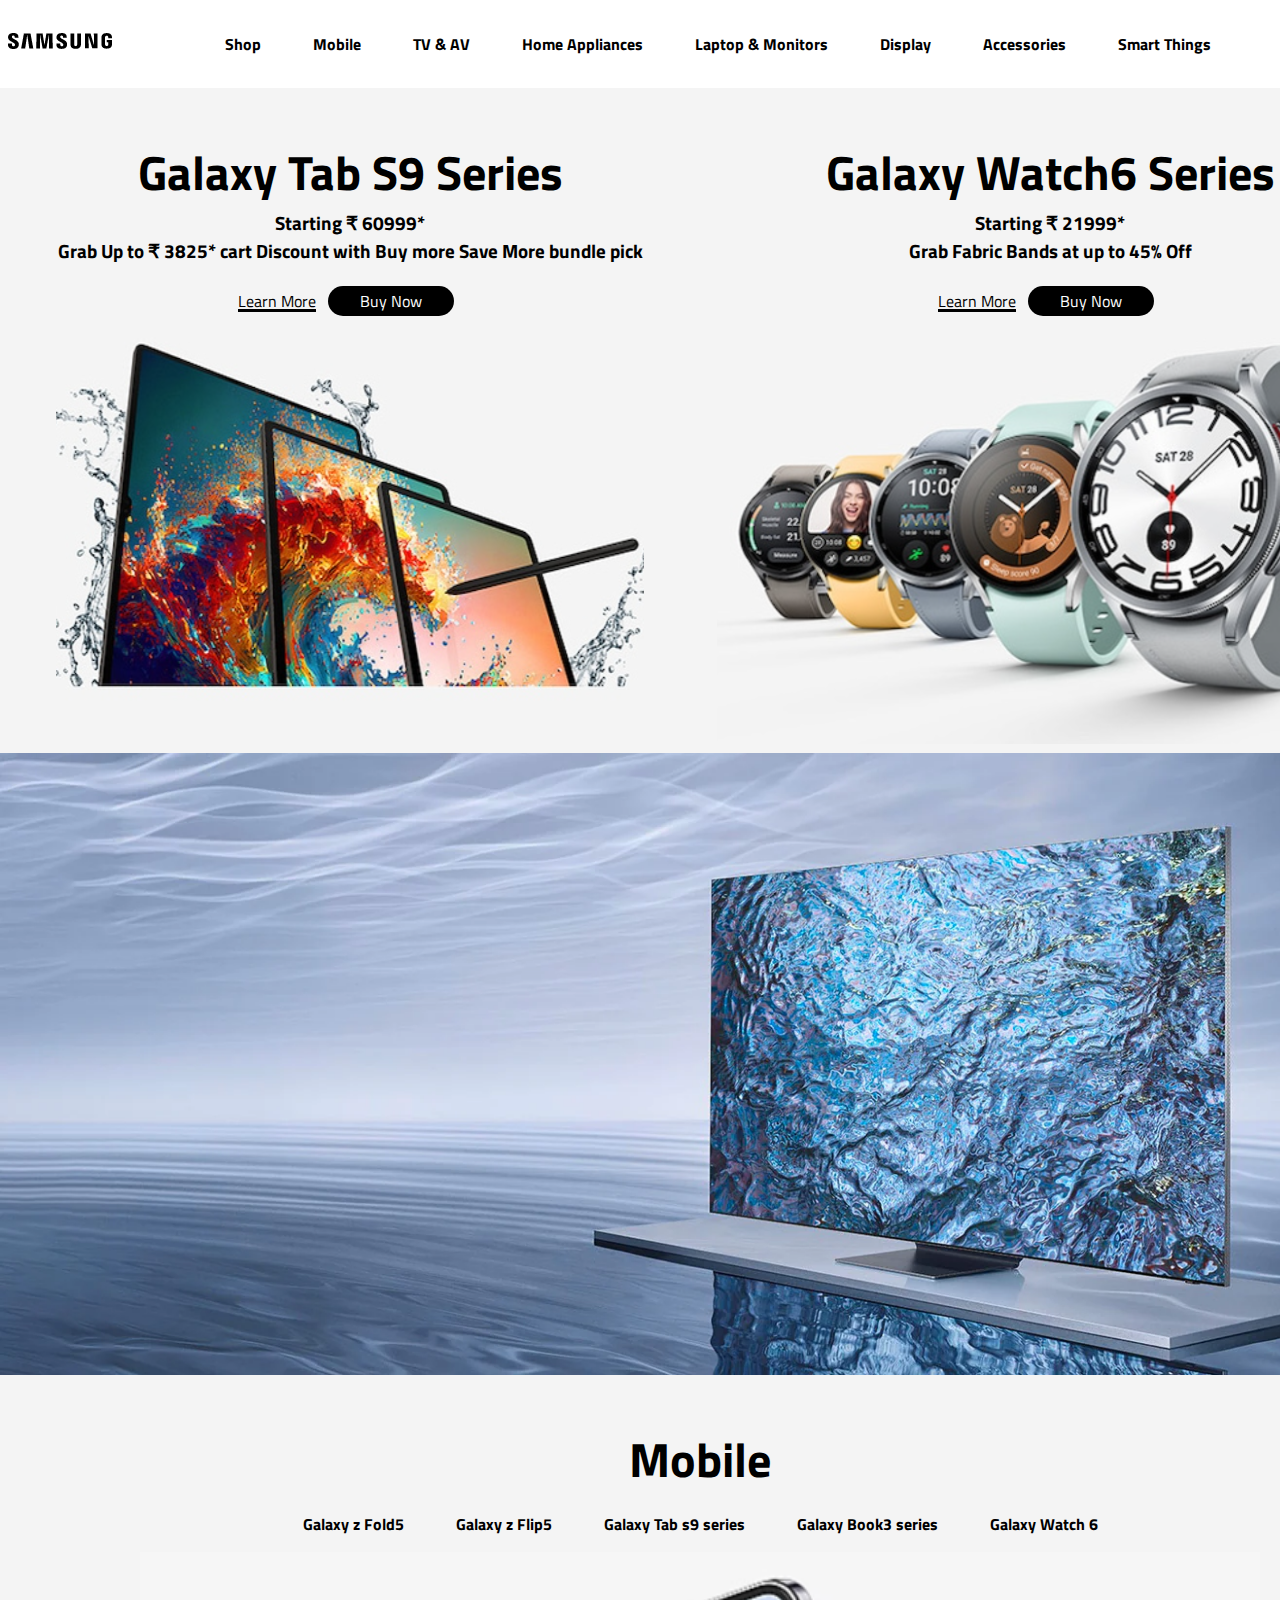
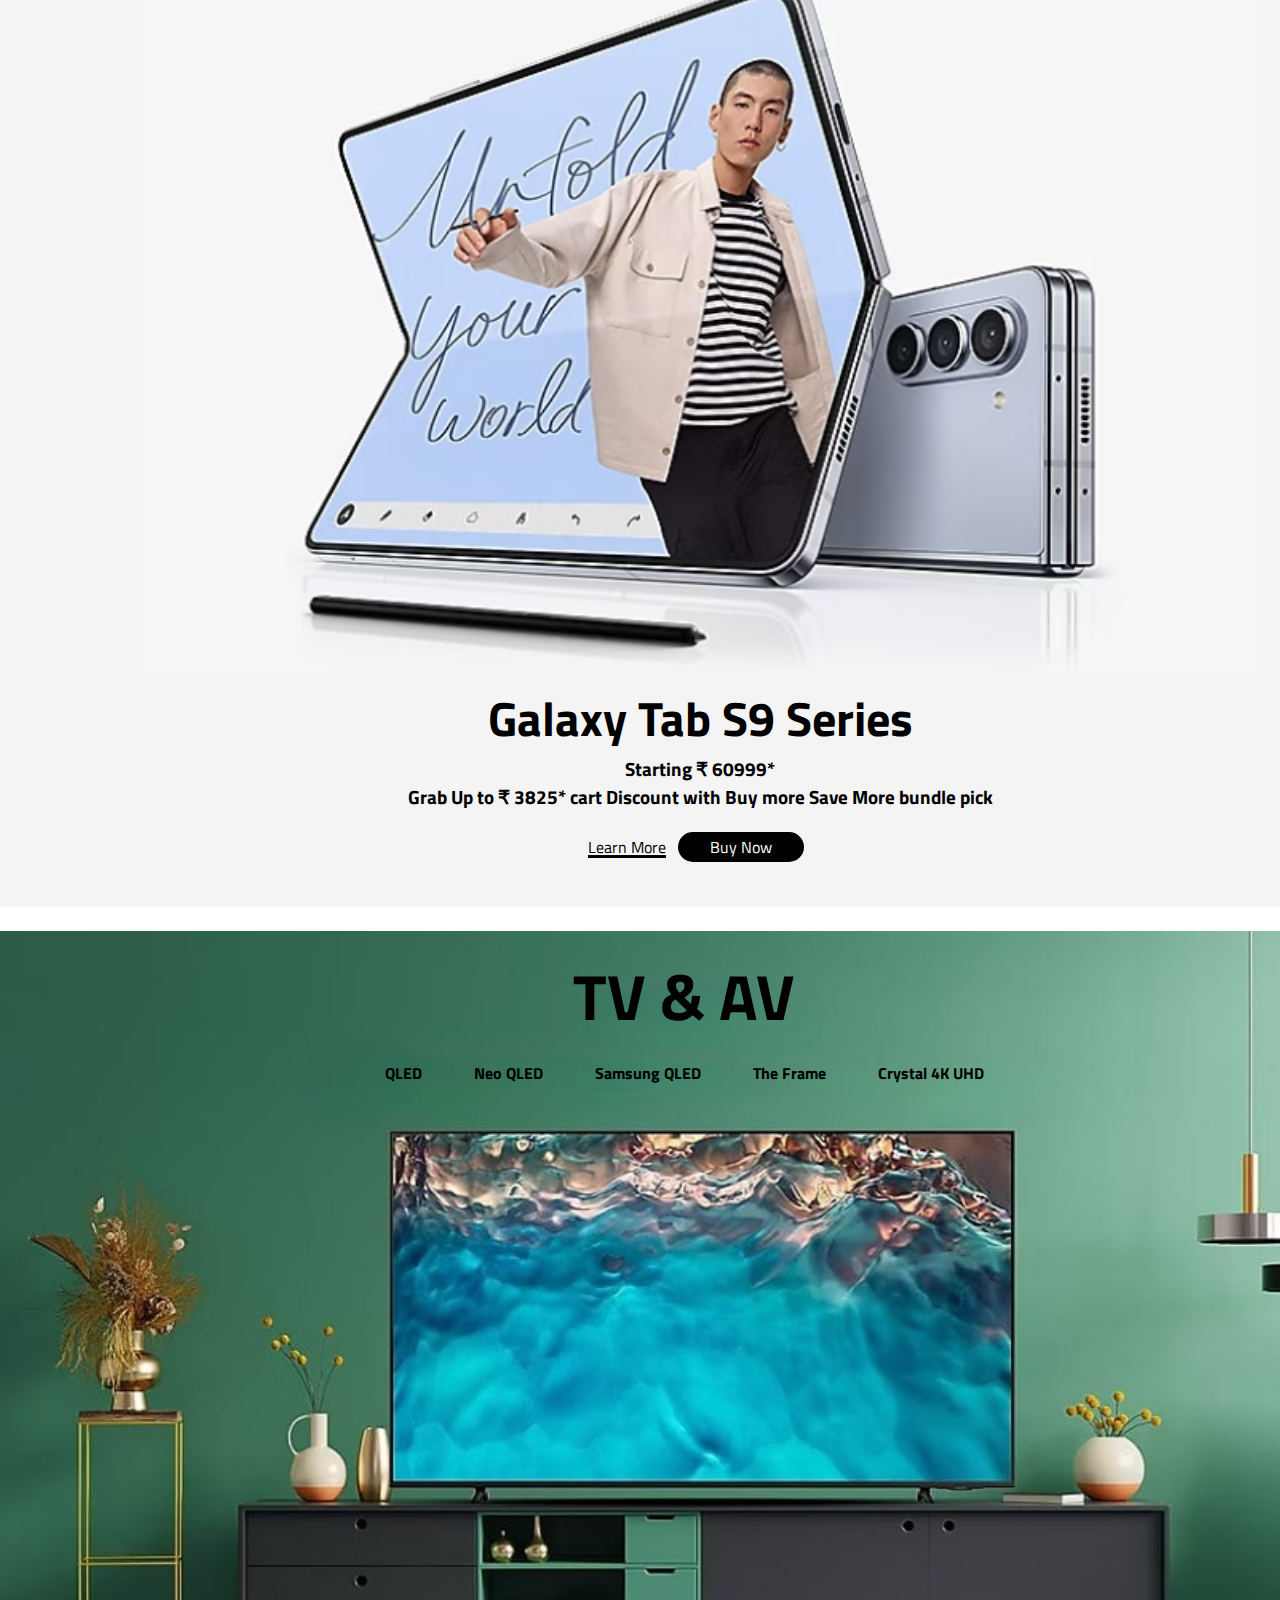
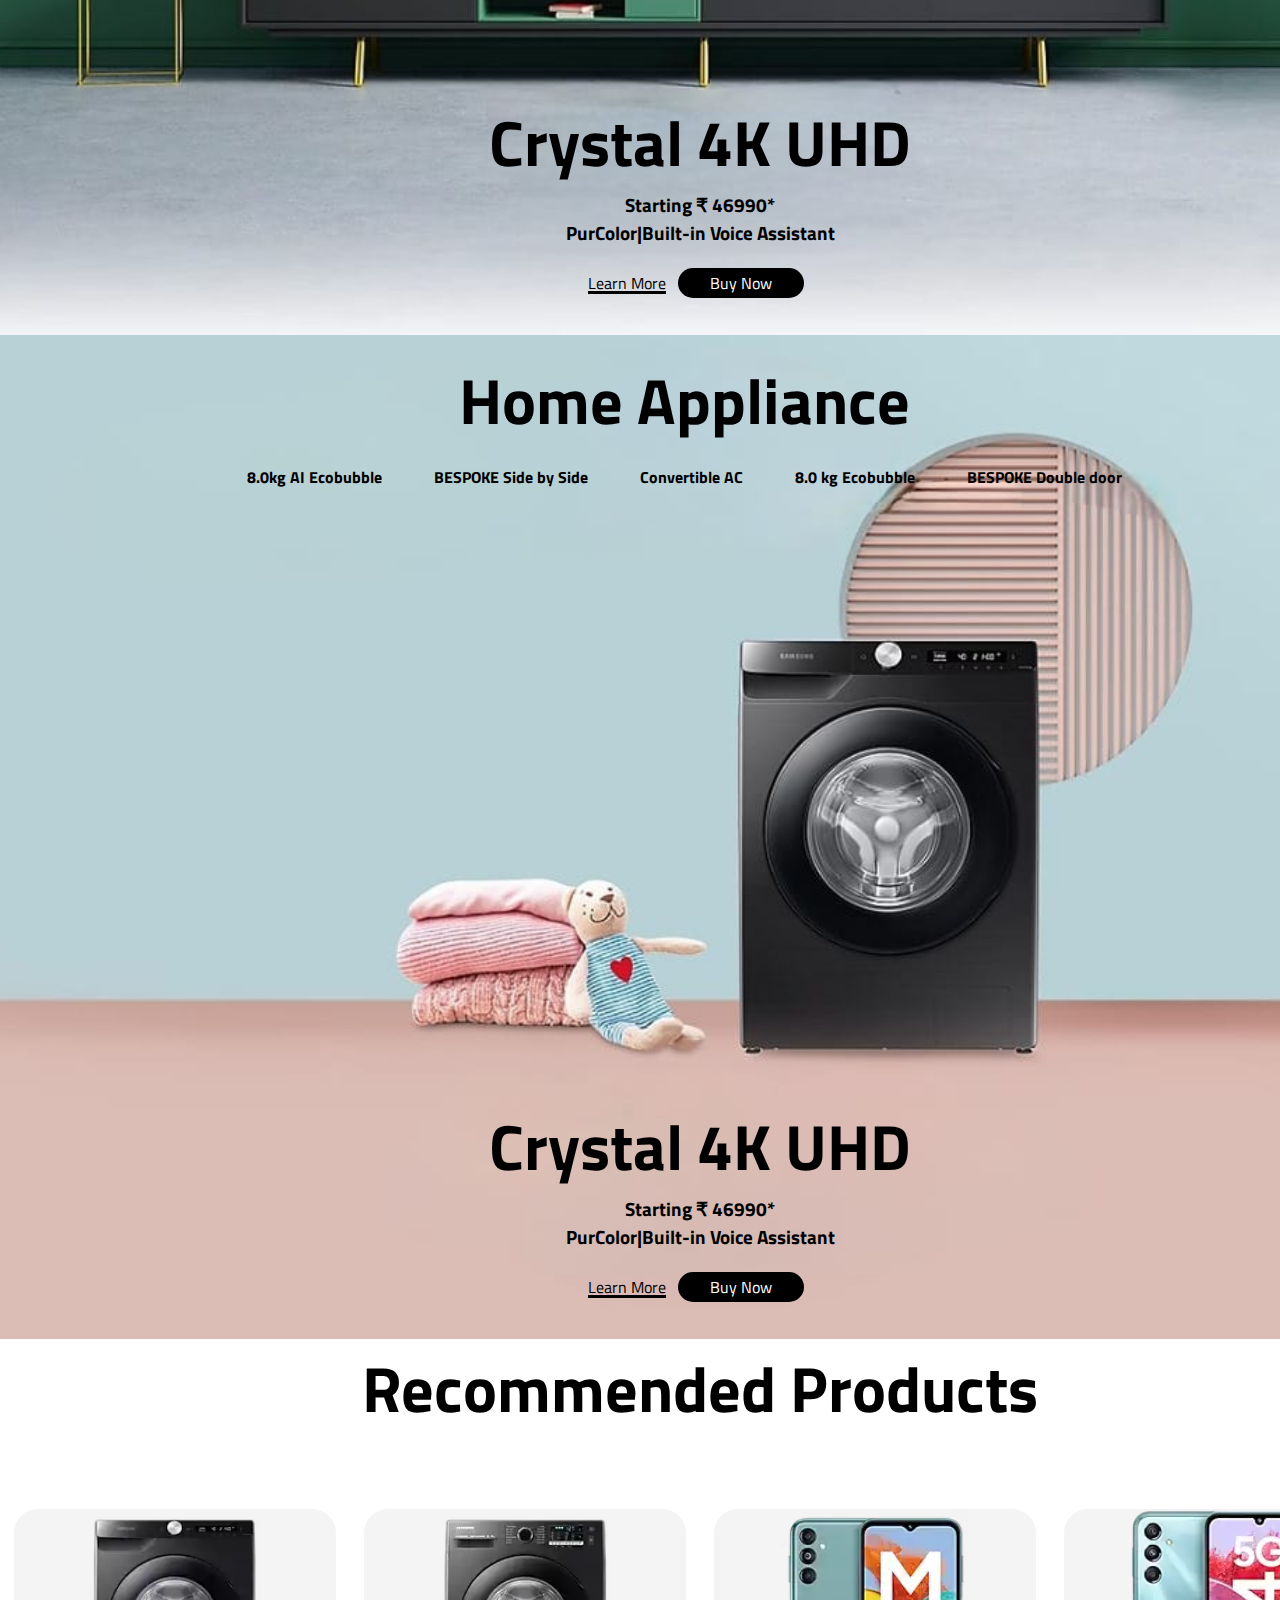
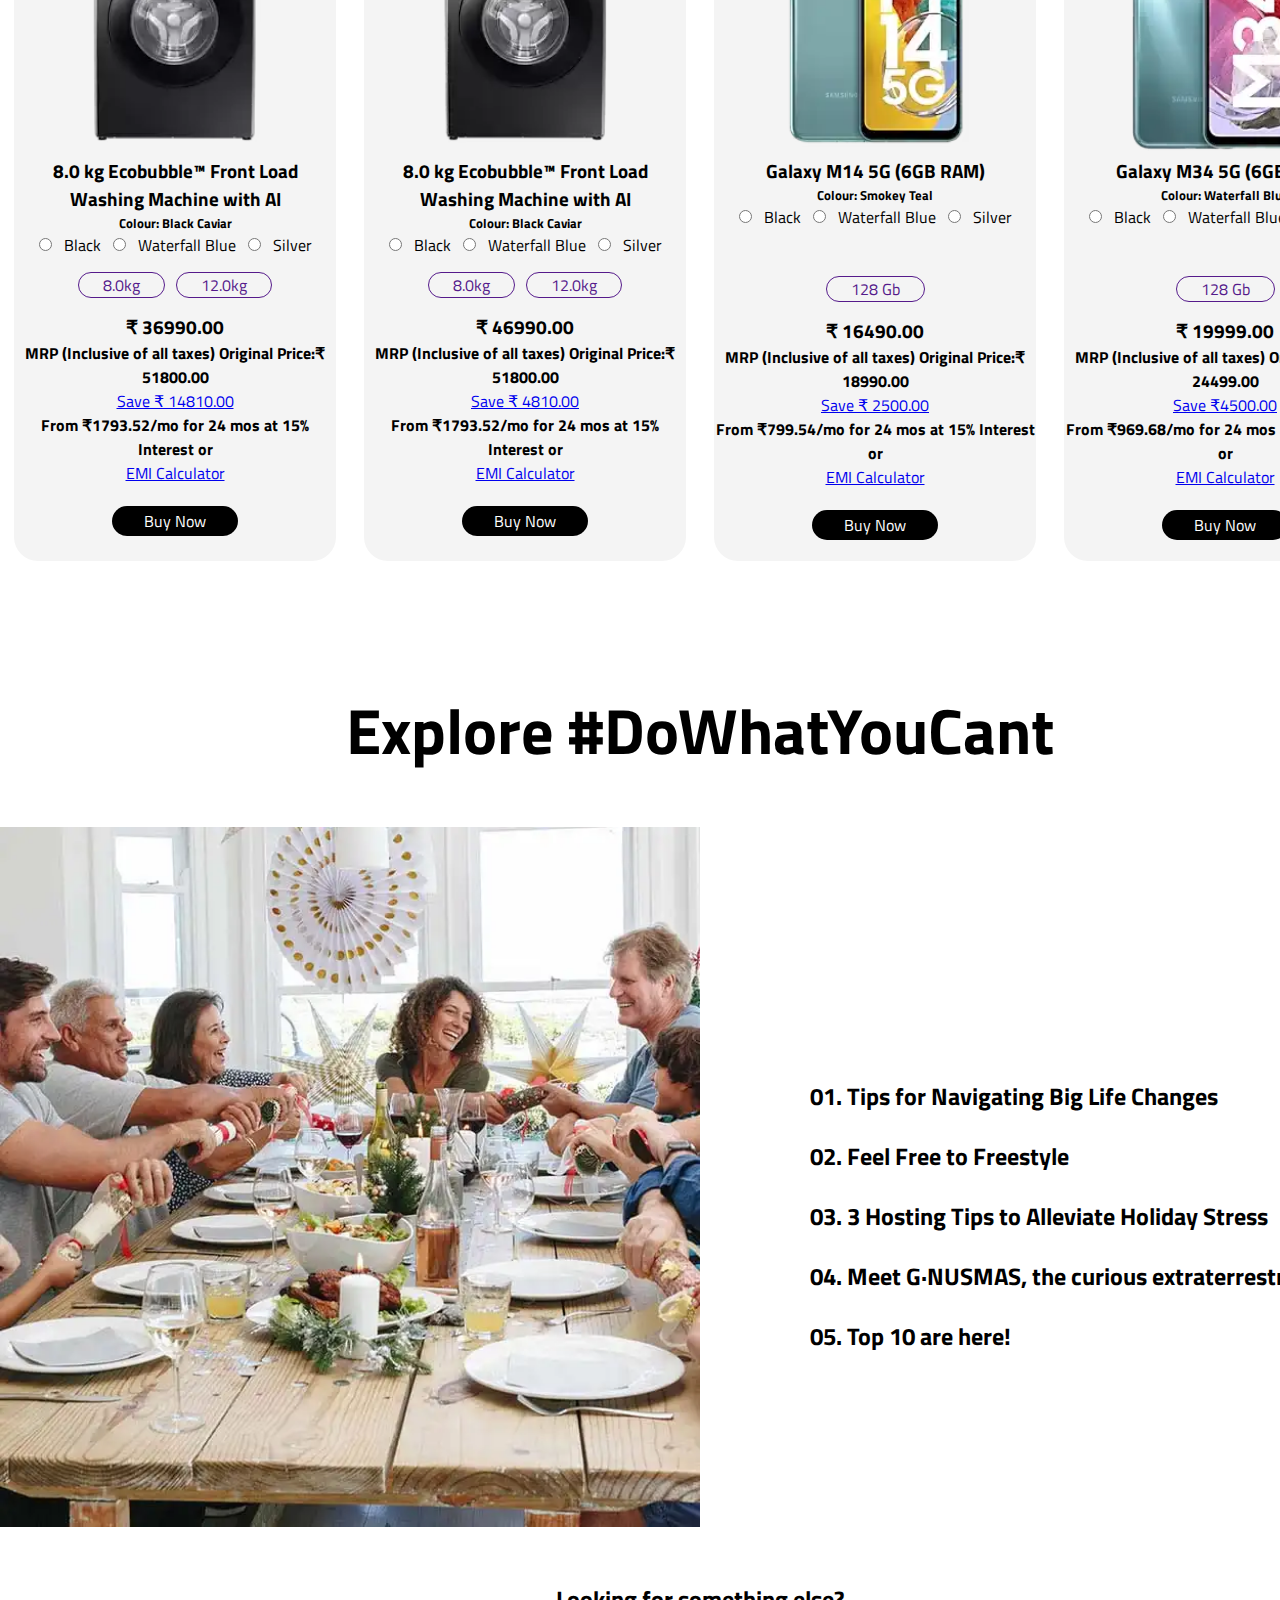
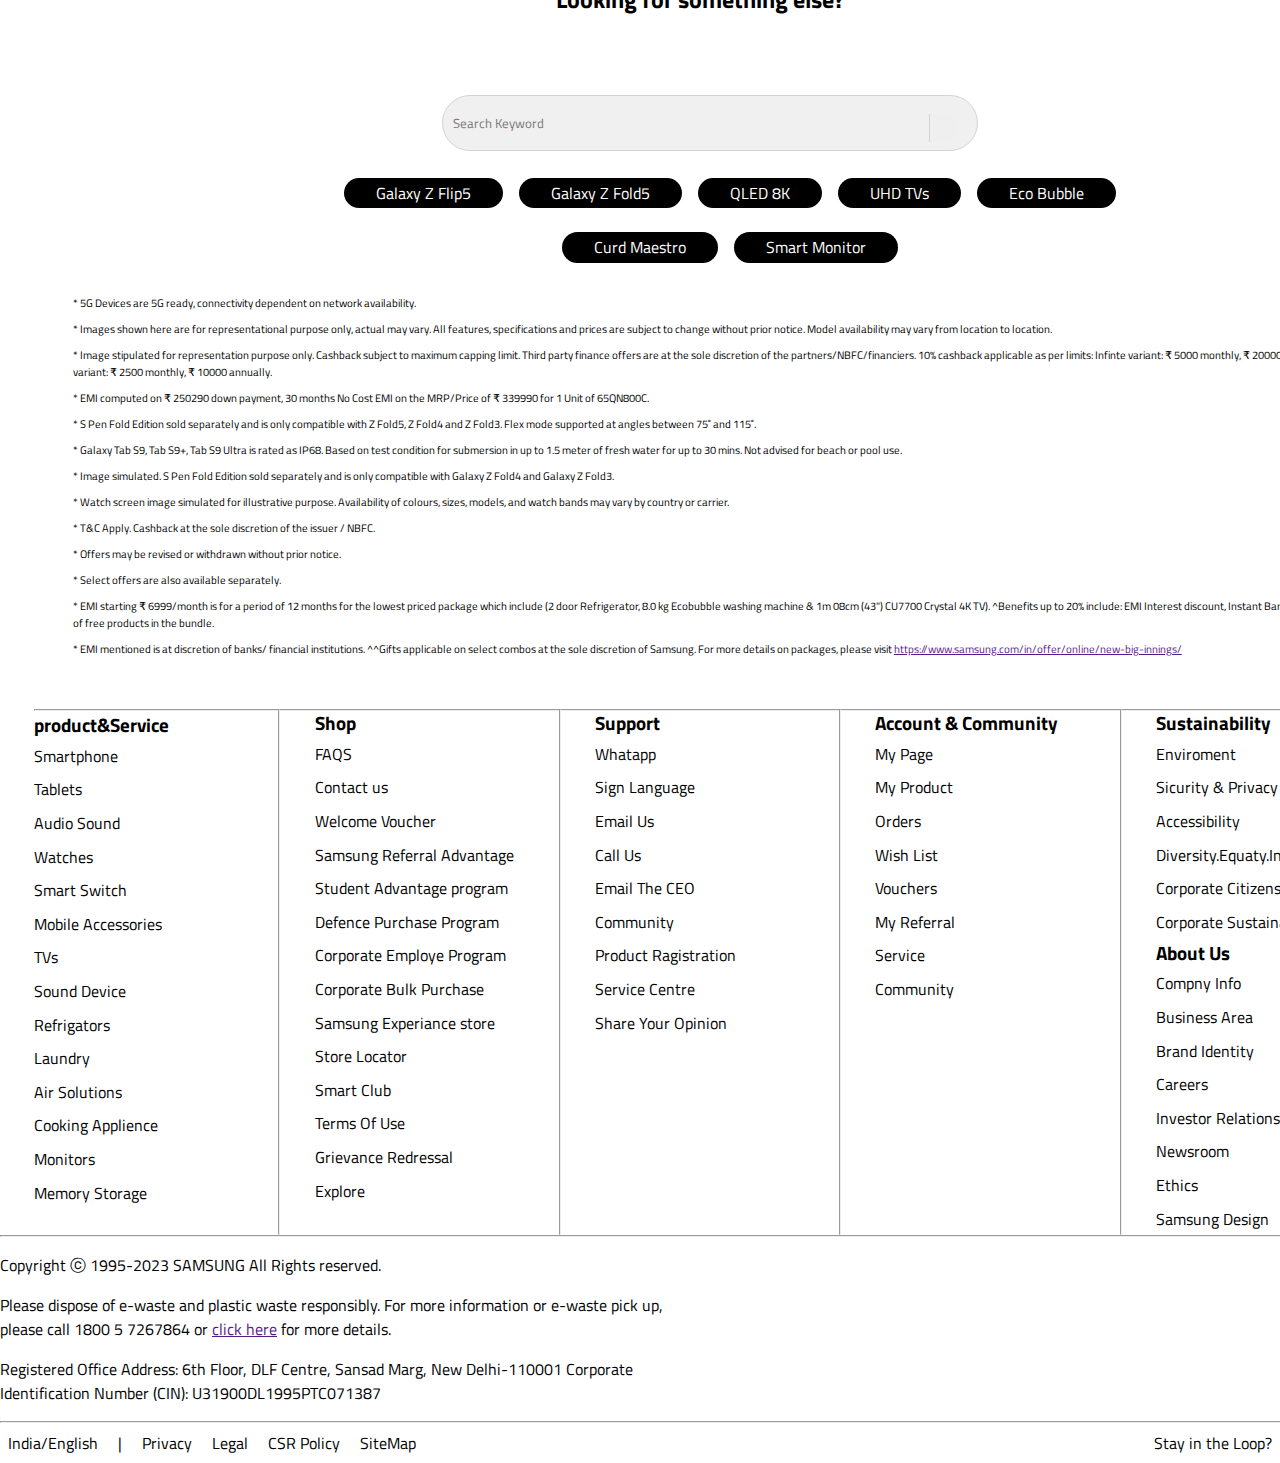
<file: samsung clone/samsung/index.html>
<!DOCTYPE html>
<html lang="en">

<head>
    <meta charset="UTF-8">
    <meta name="viewport" content="width=device-width, initial-scale=1.0">
    <title>Samsung</title>
    <link rel="stylesheet" href="./CSS/style.css">
    <link rel="stylesheet" href="./CSS/mediaquary.css">
    <link rel="stylesheet" href="https://cdnjs.cloudflare.com/ajax/libs/font-awesome/6.5.1/css/all.min.css"
        integrity="sha512-DTOQO9RWCH3ppGqcWaEA1BIZOC6xxalwEsw9c2QQeAIftl+Vegovlnee1c9QX4TctnWMn13TZye+giMm8e2LwA=="
        crossorigin="anonymous" referrerpolicy="no-referrer" />
        <script defer src="index.js"></script>
</head>

<body id="body">
    <!-----------------------------------------------------Header And Navbar----------------------------------------------- -->
    <header class="header">
        <div class="container">
            <nav class="navbar">
                <div class="row jcsb">
                    <div class="logo">
                        <a href="./index.html"><img src="./Assest/samsunglogo.png" alt=""></a>
                    </div>
                    <div class="menubar">
                        <ul>
                            <li><a href="./shop.html">Shop</a></li>
                            <li><a href="./mobile.html">Mobile</a></li>
                            <li><a href="./TV&AV.html">TV & AV</a></li>
                            <li><a href="./homeaaplience.html">Home Appliances</a></li>
                            <li><a href="./laptop.html">Laptop & Monitors</a></li>
                            <li><a href="./display.html">Display</a></li>
                            <li><a href="./accessories.html">Accessories</a></li>
                            <li><a href="./smartthing.html">Smart Things</a></li>
                        </ul>
                    </div>
                    <div class="icon">
                        <ul>
                            <li><a href=""><i class="fa-solid fa-magnifying-glass fa-beat"></i></a></li>
                            <li><a href=""><i class="fa-solid fa-cart-shopping fa-beat"></i></a></li>
                            <li><a href=""><i class="fa-solid fa-user fa-beat"></i></a></li>
                        </ul>
                    </div>
                </div>
            </nav>
        </div>
    </header>
    <!-----------------------------------------------------section one--------------------------------------------------->
    <div class="container">
        <section class="sec-one">
            <div class="row">
                <div class="col-50 align paddingtop">
                    <div class="text fontsize">
                        <h2>Galaxy Tab S9 Series</h2>
                        <h3>Starting ₹ 60999*</h3>
                        <h3>Grab Up to ₹ 3825* cart Discount with Buy more Save More bundle pick</h3>
                    </div>
                    <div class="button">
                        <a href="#">Learn More</a>
                        <a href="#" id="buynow">Buy Now</a>
                    </div>
                    <div class="image1">
                        <img src="./Assest/sec-oneimage1.png" alt="">
                    </div>
                </div>
                <div class="col-50 align paddingtop">
                    <div class="text fontsize">
                        <h2>Galaxy Watch6 Series</h2>
                        <h3>Starting ₹ 21999*</h3>
                        <h3>Grab Fabric Bands at up to 45% Off</h3>
                    </div>
                    <div class="button align" onclick="btn()" id="color">
                        <a href="#">Learn More</a>
                        <a href="#" id="buynow">Buy Now</a>
                    </div>
                    <div class="image2">
                        <img src="./Assest/sec-oneimage2.png" alt="">
                    </div>
                </div>
            </div>
        </section>
    </div>
    <!-----------------------------------------------------section two--------------------------------------------------->
    <div class="container">
        <section class="sec-2">
            <div class="sliderimage">
                <img src="./Assest/sec2-image2 (2).png" alt="" class="slider">
                <img src="./Assest/sec2-image3 (2).png" alt="" class="slider">
            </div>
        </section>
    </div>


    <!-----------------------------------------------------section three--------------------------------------------------->
    <section class="sec-three">
        <div class="container mainbg-color">
            <div class="text align fontsize paddingtop">
                <h2>Mobile</h2>
            </div>
            <div class="menubar align">
                <ul>
                    <li><a href="#">Galaxy z Fold5</a></li>
                    <li><a href="#">Galaxy z Flip5</a></li>
                    <li><a href="#">Galaxy Tab s9 series</a></li>
                    <li><a href="#">Galaxy Book3 series</a></li>
                    <li><a href="#">Galaxy Watch 6</a></li>
                </ul>
            </div>
            <div class="sec5-col80">
                <div class="sec3-image align">
                    <img src="./Assest/sec3-image1.png" alt="">
                </div>
                <div class="text fontsize align">
                    <h2>Galaxy Tab S9 Series</h2>
                    <h3>Starting ₹ 60999*</h3>
                    <h3>Grab Up to ₹ 3825* cart Discount with Buy more Save More bundle pick</h3>
                </div>
                <div class="button align paddingbottom">
                    <a href="#">Learn More</a>
                    <a href="#" id="buynow">Buy Now</a>
                </div>
            </div>
        </div>
    </section>

    <!-----------------------------------------------------section Four--------------------------------------------------->
    <div class="container ">
        <section class="sec-four ">
            <div class="main">
                <div class="part1">
                    <div class="text align sec-4fontsize ">
                        <h2>TV & AV</h2>
                    </div>
                    <div class="menubar align part1bgcolor">
                        <ul>
                            <li><a href="#">QLED</a></li>
                            <li><a href="#">Neo QLED</a></li>
                            <li><a href="#">Samsung QLED</a></li>
                            <li><a href="#">The Frame</a></li>
                            <li><a href="#">Crystal 4K UHD</a></li>
                        </ul>
                    </div>
                </div>
                <div class="part2">
                    <div class="text  sec-4fontsize align">
                        <h2>Crystal 4K UHD</h2>
                        <h3>Starting ₹ 46990*</h3>
                        <h3>PurColor|Built-in Voice Assistant</h3>
                    </div>
                    <div class="button align paddingbottom">
                        <a href="#">Learn More</a>
                        <a href="#" id="buynow">Buy Now</a>
                    </div>
                </div>
            </div>
        </section>
    </div>


    <!-----------------------------------------------------section Five--------------------------------------------------->

    <div class="container ">
        <section class="sec-five ">
            <div class="main">
                <div class="part1">
                    <div class="text align sec-4fontsize ">
                        <h2>Home Appliance</h2>
                    </div>
                    <div class="menubar align part1bgcolor">
                        <ul>
                            <li><a href="#">8.0kg AI Ecobubble</a></li>
                            <li><a href="#"> BESPOKE Side by Side</a></li>
                            <li><a href="#"> Convertible AC</a></li>
                            <li><a href="#"> 8.0 kg Ecobubble</a></li>
                            <li><a href="#"> BESPOKE Double door </a></li>
                        </ul>
                    </div>
                </div>
                <div class="part2">
                    <div class="text  sec-4fontsize align">
                        <h2>Crystal 4K UHD</h2>
                        <h3>Starting ₹ 46990*</h3>
                        <h3>PurColor|Built-in Voice Assistant</h3>
                    </div>
                    <div class="button align paddingbottom">
                        <a href="#">Learn More</a>
                        <a href="#" id="buynow">Buy Now</a>
                    </div>
                </div>
            </div>
        </section>
    </div>

    <!-----------------------------------------------------section Six--------------------------------------------------->
    <section class="sec-six">
        <div class="container">
            <div class="text align sec-4fontsize ">
                <h2>Recommended Products</h2>
            </div>
            <div class="row paddingtop paddingbottom">

                <div class="col-20 sec5-col25box ">
                    <div class="sec6-image1">
                        <img src="./Assest/sec6-image1.webp" alt="">
                    </div>
                    <div class="text align">
                        <h3>8.0 kg Ecobubble™ Front Load Washing Machine with AI</h3>
                        <h5>Colour: Black Caviar</h5>
                        <div class="form">
                            <input type="radio" id="html" name="fav_language" value="HTML">
                              <label for="html">Black</label>
                              <input type="radio" id="css" name="fav_language" value="CSS">
                              <label for="css">Waterfall Blue</label>
                              <input type="radio" id="javascript" name="fav_language" value="JavaScript">
                              <label for="javascript">Silver</label>
                        </div>
                        <div class="btn">
                            <a href="">8.0kg</a>
                            <a href="">12.0kg</a>
                        </div>
                        <h3>₹ 36990.00</h3>
                        <h4>MRP (Inclusive of all taxes) Original Price:₹ 51800.00</h4>
                        <a href="#">Save ₹ 14810.00</a>
                        <h4>From ₹1793.52/mo for 24 mos at 15% Interest or </h4>
                        <a href="#">EMI Calculator</a>
                        <div class="button align ">
                            <a href="#" id="buynow">Buy Now</a>
                        </div>
                    </div>
                </div>

                <div class="col-20 sec5-col25box">
                    <div class="sec6-image1">
                        <img src="./Assest/sec6-image2.webp" alt="">
                    </div>
                    <div class="text align">
                        <h3>8.0 kg Ecobubble™ Front Load Washing Machine with AI</h3>
                        <h5>Colour: Black Caviar</h5>
                        <div class="form">
                            <input type="radio" id="html" name="fav_language" value="HTML">
                              <label for="html">Black</label>
                              <input type="radio" id="css" name="fav_language" value="CSS">
                              <label for="css">Waterfall Blue</label>
                              <input type="radio" id="javascript" name="fav_language" value="JavaScript">
                              <label for="javascript">Silver</label>
                        </div>
                        <div class="btn">
                            <a href="">8.0kg</a>
                            <a href="">12.0kg</a>
                        </div>
                        <h3>₹ 46990.00</h3>
                        <h4>MRP (Inclusive of all taxes) Original Price:₹ 51800.00</h4>
                        <a href="#">Save ₹ 4810.00</a>
                        <h4>From ₹1793.52/mo for 24 mos at 15% Interest or </h4>
                        <a href="#">EMI Calculator</a>
                        <div class="button align ">
                            <a href="#" id="buynow">Buy Now</a>
                        </div>
                    </div>
                </div>

                <div class="col-20 sec5-col25box">
                    <div class="sec6-image1">
                        <img src="./Assest/sec6-image3.png" alt="">
                    </div>
                    <div class="text align ">
                        <h3>Galaxy M14 5G (6GB RAM)</h3>
                        <h5>Colour: Smokey Teal</h5>
                        <div class="form">
                            <input type="radio" id="html" name="fav_language" value="HTML">
                              <label for="html">Black</label>
                              <input type="radio" id="css" name="fav_language" value="CSS">
                              <label for="css">Waterfall Blue</label>
                              <input type="radio" id="javascript" name="fav_language" value="JavaScript">
                              <label for="javascript">Silver</label>
                        </div>
                        <div class="btn leftright">
                            <a href="">128 Gb</a>
                        </div>
                        <h3>₹ 16490.00</h3>
                        <h4>MRP (Inclusive of all taxes) Original Price:₹ 18990.00 </h4>
                        <a href="#">Save ₹ 2500.00</a>
                        <h4>From ₹799.54/mo for 24 mos at 15% Interest or </h4>
                        <a href="#">EMI Calculator</a>
                        <div class="button align">
                            <a href="#" id="buynow">Buy Now</a>
                        </div>
                    </div>
                </div>

                <div class="col-20 sec5-col25box">
                    <div class="sec6-image1">
                        <img src="./Assest/sec6-image4.webp" alt="">
                    </div>
                    <div class="text align">
                        <h3>Galaxy M34 5G (6GB RAM)</h3>
                        <h5>Colour: Waterfall Blue</h5>
                        <div class="form">
                            <input type="radio" id="html" name="fav_language" value="HTML">
                              <label for="html">Black</label>
                              <input type="radio" id="css" name="fav_language" value="CSS">
                              <label for="css">Waterfall Blue</label>
                              <input type="radio" id="javascript" name="fav_language" value="JavaScript">
                              <label for="javascript">Silver</label>
                        </div>
                        <div class="btn leftright">
                            <a href="">128 Gb</a>
                        </div>
                        <h3>₹ 19999.00</h3>
                        <h4>MRP (Inclusive of all taxes) Original Price:₹ 24499.00</h4>
                        <a href="#">Save ₹4500.00</a>
                        <h4>From ₹969.68/mo for 24 mos at 15% Interest or </h4>
                        <a href="#">EMI Calculator</a>
                        <div class="button align ">
                            <a href="#" id="buynow">Buy Now</a>
                        </div>
                    </div>
                </div>
            </div>
        </div>
    </section>

    <!-----------------------------------------------------section Seven--------------------------------------------------->

    <div class="container ">
        <section class="sec-seven paddingtop ">
            <div class="text align sec-4fontsize ">
                <h2>Explore #DoWhatYouCant</h2>
            </div>
            <div class="row alignitem paddingtop paddingbottom">
                <div class="col-60">
                    <div class="sec7-image">
                        <img src="./Assest/sec7-image.webp" alt="">
                    </div>
                </div>
                <div class="col-40">
                    <div class="text none left">
                        <a href="">
                            <h2 class="paddingtop ">01. Tips for Navigating Big Life Changes</h2>
                        </a>
                        <div class="sec7-button button">
                            <a href="#">Learn More</a>
                        </div>
                        <a href="">
                            <h2>02. Feel Free to Freestyle</h2>
                        </a>
                        <div class="sec7-button  button">
                            <a href="#">Learn More</a>
                        </div>
                        <a href="">
                            <h2>03. 3 Hosting Tips to Alleviate Holiday Stress</h2>
                        </a>
                        <div class="sec7-button  button">
                            <a href="#">Learn More</a>
                        </div>
                        <a href="">
                            <h2>04. Meet G·NUSMAS, the curious extraterrestrial</h2>
                        </a>
                        <div class="sec7-button  button">
                            <a href="#">Learn More</a>
                        </div>
                        <a href="">
                            <h2>05. Top 10 are here!</h2>
                        </a>
                        <div class="sec7-button button ">
                            <a href="#">Learn More</a>
                        </div>
                    </div>
                </div>
            </div>
        </section>
    </div>


    <!-----------------------------------------------------section Seven--------------------------------------------------->
    <div class="container">
        <section class="sec-eaight">
            <div class="text align ">
                <h2>Looking for something else?</h2>
            </div>
            <div class="align paddingtop">
                <div class="sec8-bottom">
                    <input id="search-bar" placeholder="Search Keyword">
                    <button class="fas fa-search btn" id="search-btn"></button>
                </div>
            </div>
            <div class="row jcc sec8-bottom">
                <div class="first">
                    <a href="https://www.samsung.com/in/search/?searchvalue=Galaxy%20Z%20Flip5" id="buynow">Galaxy Z
                        Flip5</a>
                </div>
                <div class="first">
                    <a href="https://www.samsung.com/in/search/?searchvalue=Galaxy%20Z%20Fold5" id="buynow">Galaxy Z
                        Fold5</a>
                </div>
                <div class="first">
                    <a href="https://www.samsung.com/in/search/?searchvalue=QLED%208k" id="buynow">QLED 8K</a>
                </div>
                <div class="first">
                    <a href="https://www.samsung.com/in/search/?searchvalue=UHD%20TVs" id="buynow">UHD TVs</a>
                </div>
                <div class="first">
                    <a href="https://www.samsung.com/in/search/?searchvalue=Eco%20bubble" id="buynow">Eco Bubble</a>
                </div>
            </div>
            <div class="row jcc sec8-bottom">
                <div class="first">
                    <a href="https://www.samsung.com/in/search/?searchvalue=Curd%20Maestro" id="buynow">Curd Maestro</a>
                </div>
                <div class="first">
                    <a href="https://www.samsung.com/in/search/?searchvalue=Smart%20Monitors" id="buynow">Smart
                        Monitor</a>
                </div>
            </div>
            <div class="note paddingbottom">
                <p>* 5G Devices are 5G ready, connectivity dependent on network availability.</p>
                <p>* Images shown here are for representational purpose only, actual may vary. All features,
                    specifications and prices are subject to change without prior notice. Model availability may vary
                    from location to location.</p>
                <p>* Image stipulated for representation purpose only. Cashback subject to maximum capping limit. Third
                    party finance offers are at the sole discretion of the partners/NBFC/financiers. 10% cashback
                    applicable as per limits: Infinte variant: ₹‎ 5000 monthly, ₹‎ 20000 annually, Signature variant: ₹‎
                    2500 monthly, ₹‎ 10000 annually.</p>
                <p>* EMI computed on ₹‎ 250290 down payment, 30 months No Cost EMI on the MRP/Price of ₹‎ 339990 for 1
                    Unit of 65QN800C.</p>
                <p>* S Pen Fold Edition sold separately and is only compatible with Z Fold5, Z Fold4 and Z Fold3. Flex
                    mode supported at angles between 75˚ and 115˚.</p>
                <p>* Galaxy Tab S9, Tab S9+, Tab S9 Ultra is rated as IP68. Based on test condition for submersion in up
                    to 1.5 meter of fresh water for up to 30 mins. Not advised for beach or pool use.</p>
                <p>* Image simulated. S Pen Fold Edition sold separately and is only compatible with Galaxy Z Fold4 and
                    Galaxy Z Fold3.</p>
                <p>* Watch screen image simulated for illustrative purpose. Availability of colours, sizes, models, and
                    watch bands may vary by country or carrier.</p>
                <p>* T&C Apply. Cashback at the sole discretion of the issuer / NBFC.</p>
                <p>* Offers may be revised or withdrawn without prior notice.</p>
                <p>* Select offers are also available separately.</p>
                <p>* EMI starting ₹ 6999/month is for a period of 12 months for the lowest priced package which include
                    (2 door Refrigerator, 8.0 kg Ecobubble washing machine & 1m 08cm (43") CU7700 Crystal 4K TV).
                    ^Benefits up to 20% include: EMI Interest discount, Instant Bank discount and the value of free
                    products in the bundle.</p>
                <p>* EMI mentioned is at discretion of banks/ financial institutions. ^^Gifts applicable on select
                    combos at the sole discretion of Samsung. For more details on packages, please visit <a
                        href="">https://www.samsung.com/in/offer/online/new-big-innings/</a></p>
            </div>
        </section>
    </div>

    <!-----------------------------------------------------Footer-------------------------------------------------->
    <div class="container">
        <footer>
            <div class="row border">
                <div class="col-15">
                    <div class="product-Service">
                        <hr>
                        <h3>product&Service</h3>
                        <ul>
                            <li><a href="#">Smartphone</a></li>
                            <li><a href="#">Tablets</a></li>
                            <li><a href="#">Audio Sound</a></li>
                            <li><a href="#">Watches</a></li>
                            <li><a href="#">Smart Switch</a></li>
                            <li><a href="#">Mobile Accessories</a></li>
                            <li><a href="#">TVs</a></li>
                            <li><a href="#">Sound Device</a></li>
                            <li><a href="#">Refrigators</a></li>
                            <li><a href="#">Laundry</a></li>
                            <li><a href="#">Air Solutions</a></li>
                            <li><a href="#">Cooking Applience</a></li>
                            <li><a href="#">Monitors</a></li>
                            <li><a href="#">Memory Storage</a></li>
                        </ul>
                    </div>
                </div>
                <hr>
                <div class="col-15">
                    <div class="product-Service ">
                        <h3>Shop</h3>
                        <ul>
                            <li><a href="#">FAQS</a></li>
                            <li><a href="#">Contact us</a></li>
                            <li><a href="#">Welcome Voucher</a></li>
                            <li><a href="#">Samsung Referral Advantage</a></li>
                            <li><a href="#">Student Advantage program</a></li>
                            <li><a href="#">Defence Purchase Program</a></li>
                            <li><a href="#">Corporate Employe Program</a></li>
                            <li><a href="#">Corporate Bulk Purchase</a></li>
                            <li><a href="#">Samsung Experiance store</a></li>
                            <li><a href="#">Store Locator</a></li>
                            <li><a href="#">Smart Club</a></li>
                            <li><a href="#">Terms Of Use</a></li>
                            <li><a href="#">Grievance Redressal</a></li>
                            <li><a href="#">Explore</a></li>
                        </ul>
                    </div>
                </div>
                <hr>
                <div class="col-15">
                    <div class="product-Service ">
                        <h3>Support</h3>
                        <ul>
                            <li><a href="#">Whatapp</a></li>
                            <li><a href="#">Sign Language</a></li>
                            <li><a href="#">Email Us</a></li>
                            <li><a href="#">Call Us</a></li>
                            <li><a href="#">Email The CEO</a></li>
                            <li><a href="#">Community</a></li>
                            <li><a href="#">Product Ragistration</a></li>
                            <li><a href="#">Service Centre</a></li>
                            <li><a href="#">Share Your Opinion</a></li>
                        </ul>
                    </div>
                </div>
                <hr>
                <div class="col-15">
                    <div class="product-Service">
                        <h3>Account & Community</h3>
                        <ul>
                            <li><a href="#">My Page</a></li>
                            <li><a href="#">My Product</a></li>
                            <li><a href="#">Orders</a></li>
                            <li><a href="#">Wish List</a></li>
                            <li><a href="#">Vouchers</a></li>
                            <li><a href="#">My Referral</a></li>
                            <li><a href="#">Service</a></li>
                            <li><a href="#">Community</a></li>
                        </ul>

                    </div>
                </div>
                <hr>
                <div class="col-15">
                    <div class="product-Service border">
                        <h3>Sustainability</h3>
                        <ul>
                            <li><a href="#">Enviroment</a></li>
                            <li><a href="#">Sicurity & Privacy</a></li>
                            <li><a href="#">Accessibility</a></li>
                            <li><a href="#">Diversity.Equaty.Inclusion</a></li>
                            <li><a href="#">Corporate Citizenship</a></li>
                            <li><a href="#">Corporate Sustainability</a></li>
                            <h3>About Us</h3>
                            <li><a href="#">Compny Info</a></li>
                            <li><a href="#">Business Area</a></li>
                            <li><a href="#">Brand Identity</a></li>
                            <li><a href="#">Careers</a></li>
                            <li><a href="#">Investor Relations</a></li>
                            <li><a href="#">Newsroom</a></li>
                            <li><a href="#">Ethics</a></li>
                            <li><a href="#">Samsung Design</a></li>
                        </ul>
                    </div>
                </div>

                <div class="term">
                    <hr>
                    <p>Copyright ⓒ 1995-2023 SAMSUNG All Rights reserved.</p>
                    <p>Please dispose of e-waste and plastic waste responsibly.
                        For more information or e-waste pick up, please call 1800 5 7267864 or <a href="">click here</a>
                        for more details.</p>
                    <p>Registered Office Address: 6th Floor, DLF Centre, Sansad Marg, New Delhi-110001
                        Corporate Identification Number (CIN): U31900DL1995PTC071387</p>
                </div>

            </div>
            <hr>
            <div class="row jcsb">
                <div class="policy">
                    <Ul>
                        <li><a
                                href="https://www.samsung.com/in/function/ipredirection/ipredirectionLocalList/">India/English</a>
                        </li>
                        <li>|</li>
                        <li><a href="https://www.samsung.com/in/info/privacy//">Privacy</a></li>
                        <li><a href="https://www.samsung.com/in/info/legal/">Legal</a></li>
                        <li><a href="https://www.samsung.com/in/info/csr-policy/">CSR Policy</a></li>
                        <li><a href="https://www.samsung.com/in/info/sitemap/">SiteMap</a></li>
                    </Ul>
                </div>
                <div class="policy">
                    <Ul>
                        <li>
                            <p>Stay in the Loop? </p>
                        </li>
                        <li><a href="#"><i class="fa-brands fa-facebook fa-beat" style="color: #0f5ee6;"></i></a></li>
                        <li><a href="#"><i class="fa-brands fa-x-twitter fa-beat"></i></a></li>
                        <li><a href="#"><i class="fa-brands fa-instagram fa-beat" style="color: #cc350f;"></i></a></li>
                        <li><a href="#"><i class="fa-brands fa-youtube fa-beat" style="color: #f40606;"></i></a></li>
                        <li><a href="#"><i class="fa-brands fa-linkedin fa-beat" style="color: #0e4bb4;"></i></a></li>
                        <li><a href="#"><i class="fa-brands fa-whatsapp fa-beat" style="color: #19f00a;"></i></a></li>
                    </Ul>
                </div>
            </div>
        </footer>
    </div>

</body>

</html>
</file>
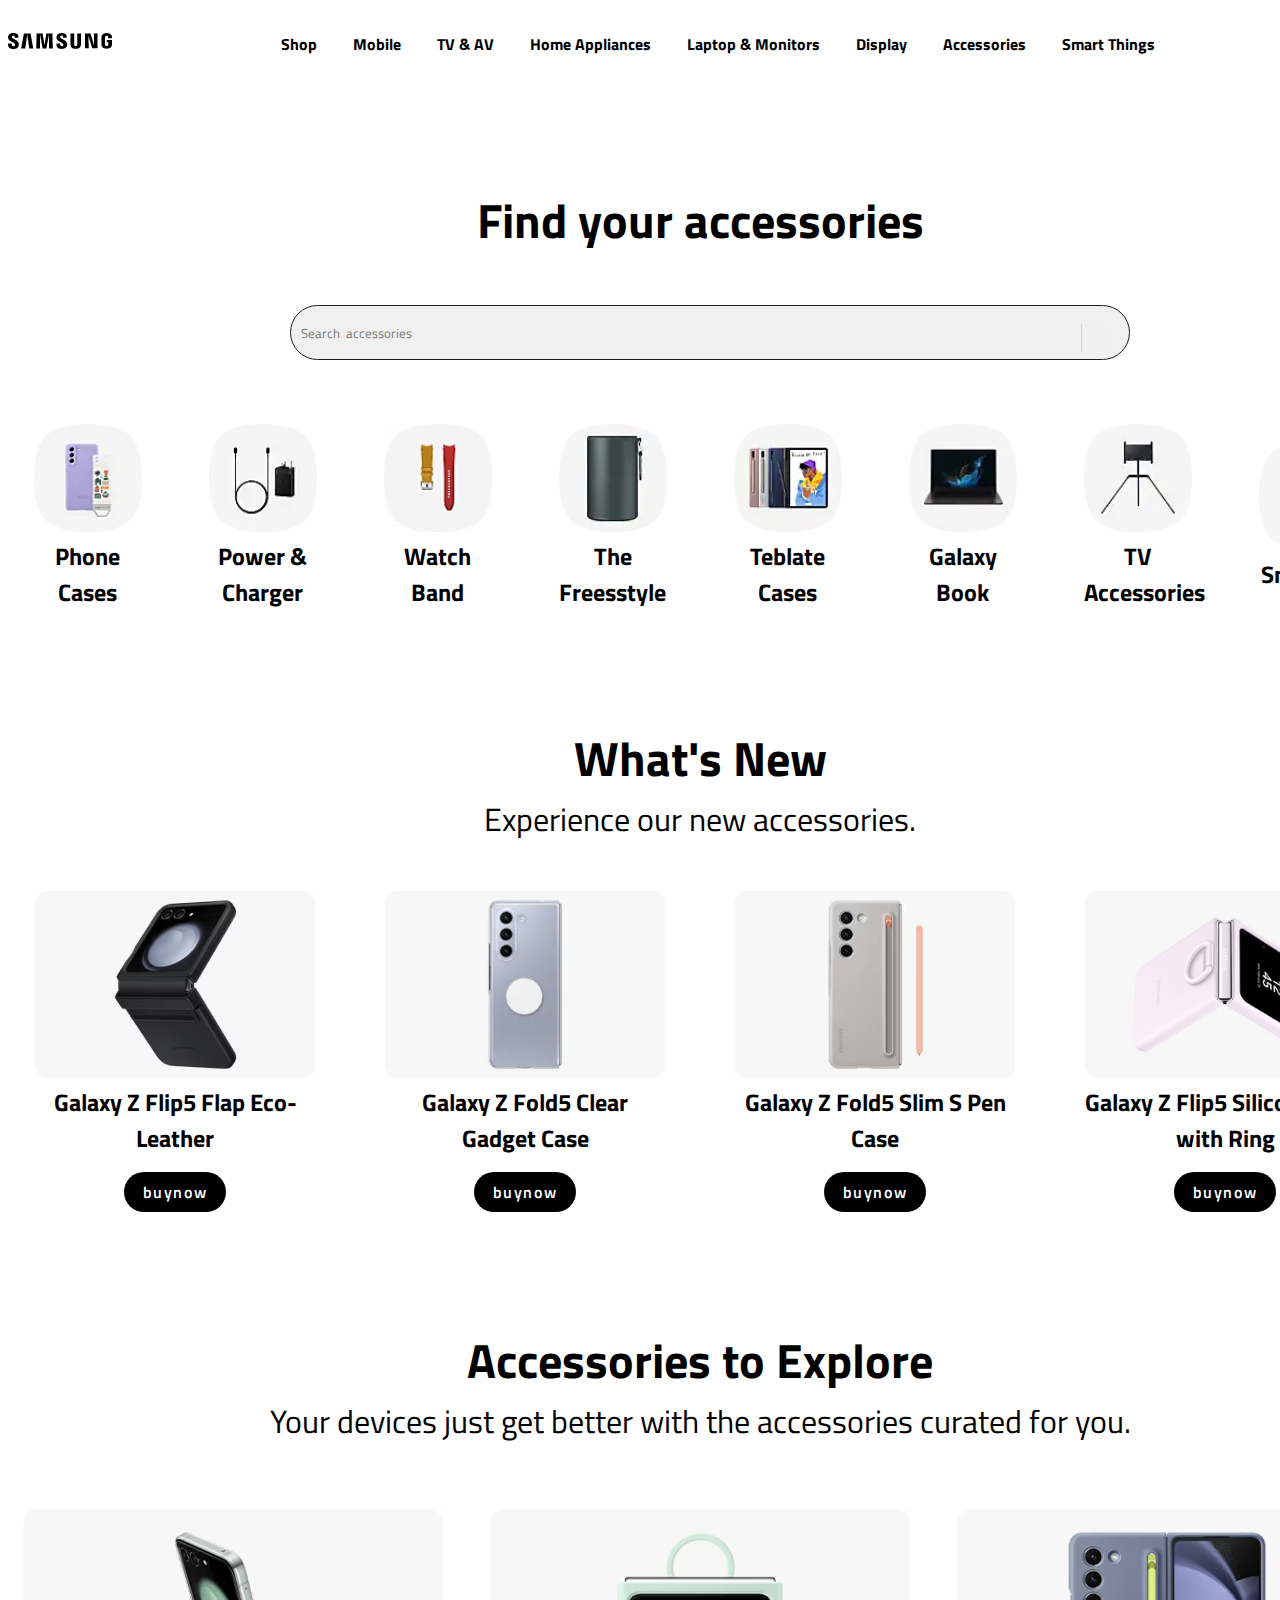
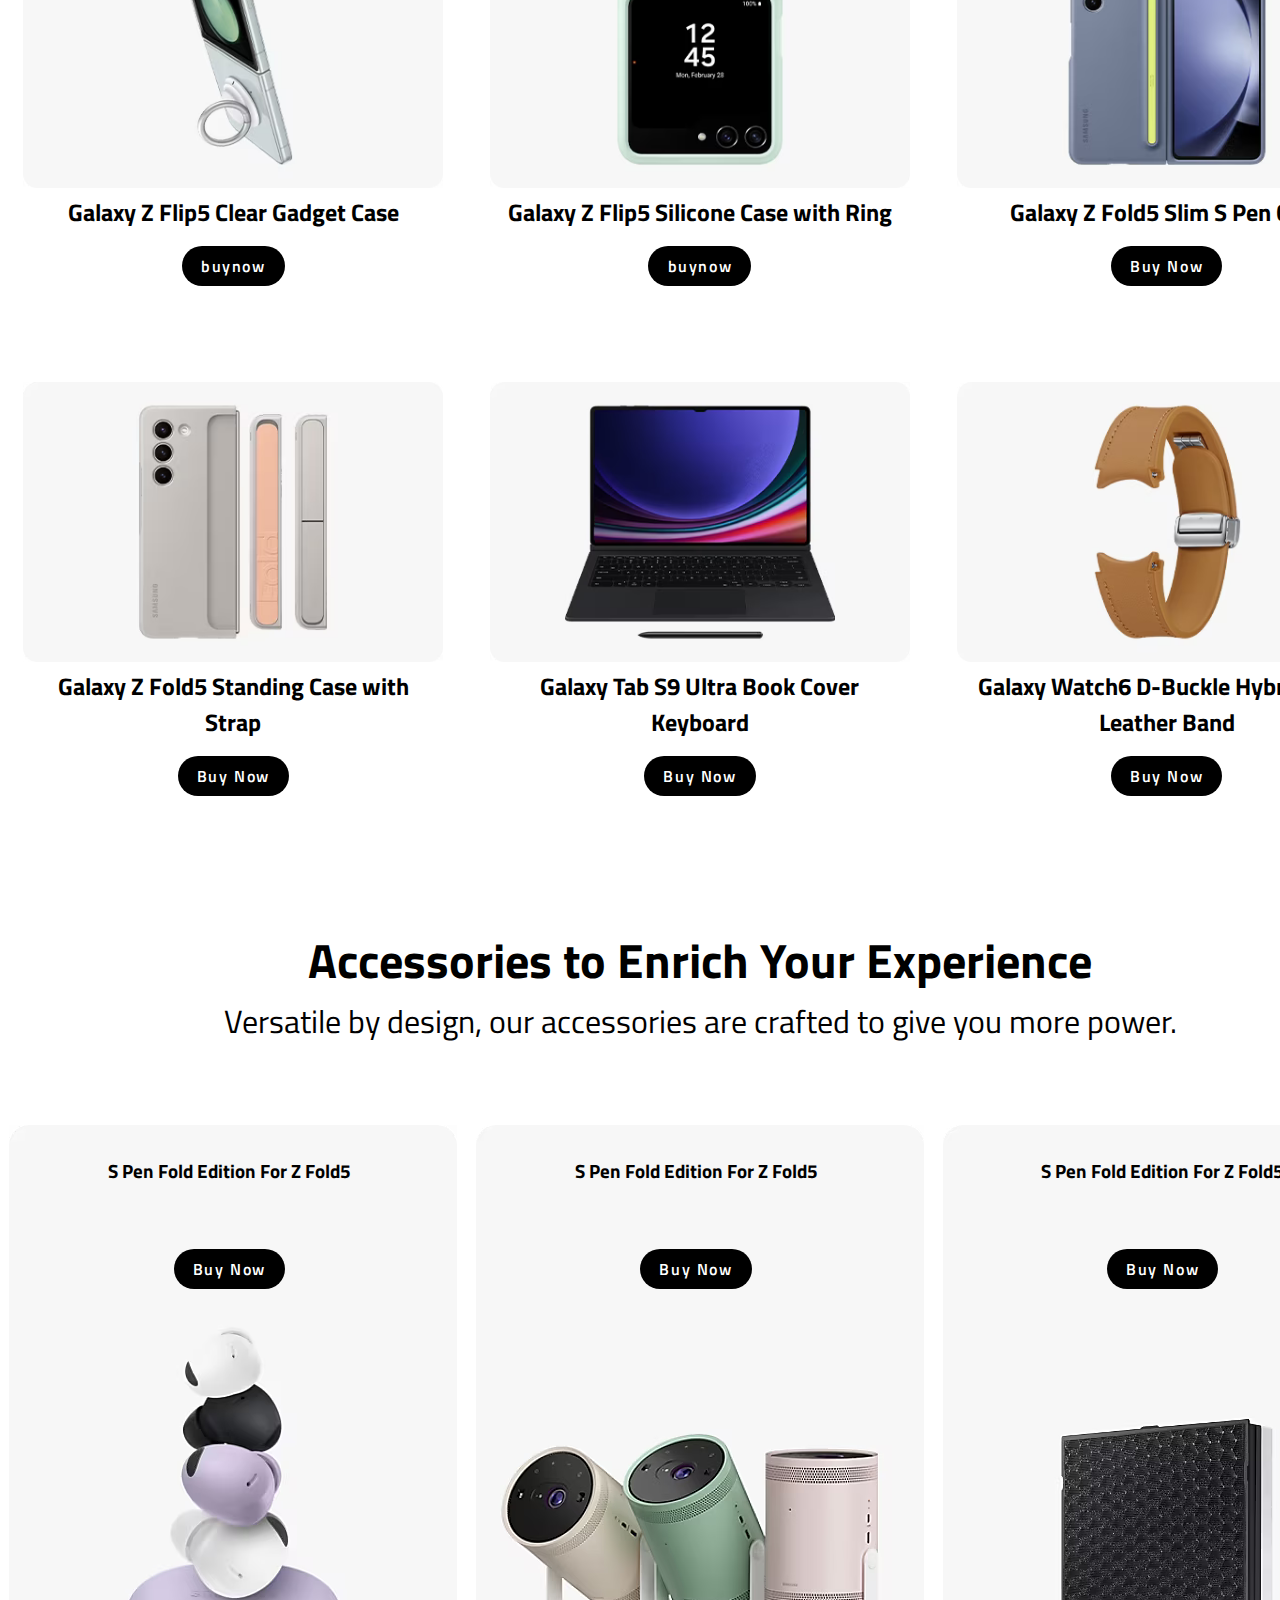
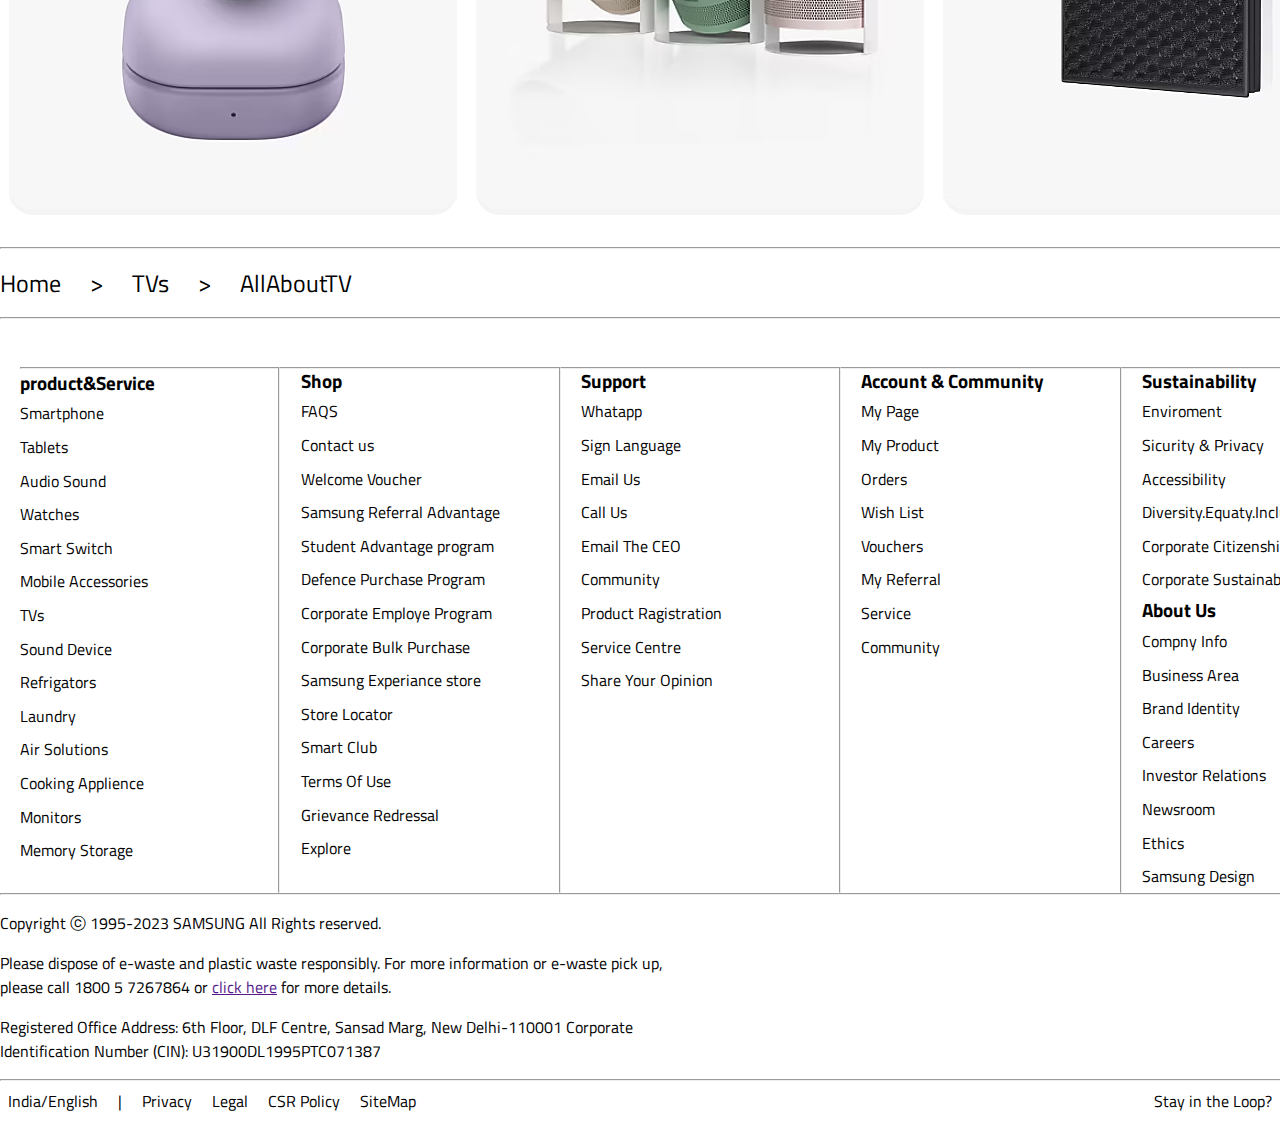
<file: samsung clone/samsung/accessories.html>
<!DOCTYPE html>
<html lang="en">

<head>
    <meta charset="UTF-8">
    <meta name="viewport" content="width=device-width, initial-scale=1.0">
    <title>Accessories</title>
    <link rel="stylesheet" href="./CSS/accessories.css">
    <link rel="stylesheet" href="./CSS/accessoriesmediaquary.css">
    <link rel="stylesheet" href="https://cdnjs.cloudflare.com/ajax/libs/font-awesome/6.5.1/css/all.min.css"
        integrity="sha512-DTOQO9RWCH3ppGqcWaEA1BIZOC6xxalwEsw9c2QQeAIftl+Vegovlnee1c9QX4TctnWMn13TZye+giMm8e2LwA=="
        crossorigin="anonymous" referrerpolicy="no-referrer" />
</head>

<body>
    <!-----------------------------------------------------Header And Navbar----------------------------------------------- -->
    <header class="header">
        <div class="container">
            <nav class="navbar">
                <div class="row jcsb">
                    <div class="logo">
                        <a href="./index.html"><img src="./Assest/samsunglogo.png" alt=""></a>
                    </div>
                    <div class="menubar">
                        <ul>
                            <li><a href="./shop.html">Shop</a></li>
                            <li><a href="./mobile.html">Mobile</a></li>
                            <li><a href="./TV&AV.html">TV & AV</a></li>
                            <li><a href="./homeaaplience.html">Home Appliances</a></li>
                            <li><a href="./laptop.html">Laptop & Monitors</a></li>
                            <li><a href="./display/">Display</a></li>
                            <li><a href="./accessories.html">Accessories</a></li>
                            <li><a href="./smartthing.html">Smart Things</a></li>
                        </ul>
                    </div>
                    <div class="icon">
                        <ul>
                            <li><a href=""><i class="fa-solid fa-magnifying-glass fa-beat"></i></a></li>
                            <li><a href=""><i class="fa-solid fa-cart-shopping fa-beat"></i></a></li>
                            <li><a href=""><i class="fa-solid fa-user fa-beat"></i></a></li>
                        </ul>
                    </div>
                </div>
            </nav>
        </div>
    </header>

    <!-----------------------------------------------------section one--------------------------------------------------->
    <section class="sec-one">
        <div class="container">
            <div class="text fontsize paddingtop textalign">
                <h2>Find your accessories</h2>
            </div>
            <div class="paddingtop textalign  ">
                <div class="sec8-bottom">
                    <input id="search-bar" placeholder="Search  accessories">
                    <button class="fas fa-search btn" id="search-btn"></button>
                </div>
            </div>
            <div class="row jcsb paddingtop textalign">
                <div class="col-10 ">
                    <div class="image">
                        <img src="./Accessories/sec1-image1.png" alt="">
                    </div>
                    <div class="text">
                        <h2>Phone Cases</h2>
                    </div>
                </div>
                <div class="col-10">
                    <div class="image">
                        <img src="./Accessories/sec1-image2.png" alt="">
                    </div>
                    <div class="text">
                        <h2>Power & Charger </h2>
                    </div>
                </div>
                <div class="col-10">
                    <div class="image">
                        <img src="./Accessories/sec1-image3.png" alt="">
                    </div>
                    <div class="text">
                        <h2>Watch Band</h2>
                    </div>
                </div>
                <div class="col-10">
                    <div class="image">
                        <img src="./Accessories/sec1-image4.png" alt="">
                    </div>
                    <div class="text">
                        <h2>The Freesstyle</h2>
                    </div>
                </div>
                <div class="col-10">
                    <div class="image">
                        <img src="./Accessories/sec1-image5.png" alt="">
                    </div>
                    <div class="text">
                        <h2>Teblate Cases</h2>
                    </div>
                </div>
                <div class="col-10">
                    <div class="image">
                        <img src="./Accessories/sec1-image6.png" alt="">
                    </div>
                    <div class="text">
                        <h2>Galaxy Book</h2>
                    </div>
                </div>
                <div class="col-10">
                    <div class="image">
                        <img src="./Accessories/sec1-image7.png" alt="">
                    </div>
                    <div class="text">
                        <h2> TV Accessories</h2>
                    </div>
                </div>
                <div class="col-10">
                    <div class="image">
                        <img src="./Accessories/sec1-image8.png" alt="">
                    </div>
                    <div class="text">
                        <h2>Smart Tag</h2>
                    </div>
                </div>
            </div>
        </div>
    </section>

    <!-----------------------------------------------------section Two--------------------------------------------------->

    <section class="sec-two">
        <div class="container">
            <div class="text paddingtop fontsize textalign">
                <h2>What's New</h2>
                <p>Experience our new accessories.</p>
            </div>

            <div class="row paddingtop jcsb">
                <div class="col-20">
                    <div class="sec2-image">
                        <img src="./Accessories/sec2-image1.png" alt="">
                    </div>
                    <div class="text textalign">
                        <h2>Galaxy Z Flip5 Flap Eco-Leather</h2>
                    </div>
                    <div class="btn">
                        <a href="#">buynow</a>
                    </div>
                </div>
                <div class="col-20">
                    <div class="sec2-image">
                        <img src="./Accessories/sec2-image2.png" alt="">
                    </div>
                    <div class="text textalign">
                        <h2>Galaxy Z Fold5 Clear Gadget Case</h2>
                    </div>
                    <div class="btn">
                        <a href="#">buynow</a>
                    </div>
                </div>
                <div class="col-20">
                    <div class="sec2-image">
                        <img src="./Accessories/sec2-image3.png" alt="">
                    </div>
                    <div class="text textalign">
                        <h2>Galaxy Z Fold5 Slim S Pen Case</h2>
                    </div>
                    <div class="btn">
                        <a href="#">buynow</a>
                    </div>
                </div>
                <div class="col-20">
                    <div class="sec2-image">
                        <img src="./Accessories/sec2-image4.png" alt="">
                    </div>
                    <div class="text textalign">
                        <h2>Galaxy Z Flip5 Silicone Case with Ring</h2>
                    </div>
                    <div class="btn">
                        <a href="#">buynow</a>
                    </div>
                </div>
            </div>
        </div>
    </section>


    <!-----------------------------------------------------section three--------------------------------------------------->

    <section class="sec-three">
        <div class="container">
            <div class="text paddingtop fontsize textalign">
                <h2>Accessories to Explore</h2>
                <p>Your devices just get better with the accessories curated for you.</p>
            </div>

            <div class="row paddingtop jcsb">
                <div class="col-30">
                    <div class="sec2-image">
                        <img src="./Accessories/sec3-image1 (2).png" alt="">
                    </div>
                    <div class="text textalign">
                        <h2>Galaxy Z Flip5 Clear Gadget Case</h2>
                    </div>
                    <div class="btn">
                        <a href="#">buynow</a>
                    </div>
                </div>
                <div class="col-30">
                    <div class="sec2-image">
                        <img src="./Accessories/sec3-image2 (3).png" alt="">
                    </div>
                    <div class="text textalign">
                        <h2>Galaxy Z Flip5 Silicone Case with Ring</h2>
                    </div>
                    <div class="btn">
                        <a href="#">buynow</a>
                    </div>
                </div>
                <div class="col-30">
                    <div class="sec2-image">
                        <img src="./Accessories/sec3-image3 (1).png" alt="">
                    </div>
                    <div class="text textalign">
                        <h2>Galaxy Z Fold5 Slim S Pen Case</h2>
                    </div>
                    <div class="btn">
                        <a href="#">Buy Now</a>
                    </div>
                </div>

            </div>
        </div>
    </section>

    <!-----------------------------------------------------section four--------------------------------------------------->

    <section class="sec-four">
        <div class="container">
            <div class="row paddingtop jcsb">
                <div class="col-30">
                    <div class="sec2-image">
                        <img src="./Accessories/sec4-image1.png" alt="">
                    </div>
                    <div class="text textalign">
                        <h2>Galaxy Z Fold5 Standing Case with <br> Strap</h2>
                    </div>
                    <div class="btn">
                        <a href="#">Buy Now</a>
                    </div>
                </div>
                <div class="col-30">
                    <div class="sec2-image">
                        <img src="./Accessories/sec4-image2.png" alt="">
                    </div>
                    <div class="text textalign">
                        <h2>Galaxy Tab S9 Ultra Book Cover Keyboard</h2>
                    </div>
                    <div class="btn">
                        <a href="#">Buy Now</a>
                    </div>
                </div>
                <div class="col-30">
                    <div class="sec2-image">
                        <img src="./Accessories/sec4-image3.png" alt="">
                    </div>
                    <div class="text textalign">
                        <h2>Galaxy Watch6 D-Buckle Hybrid Eco-Leather Band</h2>
                    </div>
                    <div class="btn">
                        <a href="#">Buy Now</a>
                    </div>
                </div>

            </div>
        </div>
    </section>

    <!-----------------------------------------------------section five--------------------------------------------------->
    <section class="sec-five">
        <div class="container">
            <div class="text paddingtop fontsize textalign">
                <h2>Accessories to Enrich Your Experience</h2>
                <p>Versatile by design, our accessories are crafted to give you more power.</p>
            </div>
            <div class="row jcsb paddingtop">
                <div class="col-32 img1">
                    <div class="text textposition">
                        <h3>S Pen Fold Edition For Z Fold5</h3>
                        <div class="btn paddingtop">
                            <a href="#">Buy Now</a>
                        </div>
                    </div>
                    <div class="image">
                        <img src="./Accessories/sec5-image1.png" alt="">
                    </div>
                </div>
                <div class="col-32 img1">
                    <div class="text textposition">
                        <h3>S Pen Fold Edition For Z Fold5</h3>
                        <div class="btn paddingtop">
                            <a href="#">Buy Now</a>
                        </div>
                    </div>
                    <div class="image">
                        <img src="./Accessories/sec5-image2.png" alt="">
                    </div>
                </div>
                <div class="col-32 img1">
                    <div class="text textposition">
                        <h3>S Pen Fold Edition For Z Fold5</h3>
                        <div class="btn paddingtop">
                            <a href="#">Buy Now</a>
                        </div>
                    </div>
                    <div class="image">
                        <img src="./Accessories/sec5-image3.png" alt="">
                    </div>
                </div>
            </div>
            <hr>
            <div class="line">
                <a href="./index.html">Home > TVs > AllAboutTV</a>
            </div>
            <hr>
        </div>
    </section>

    <!-----------------------------------------------------Footer-------------------------------------------------->
    <footer>
        <div class="container">

            <div class="row border paddingtop">
                <div class="col-17">
                    <div class="product-Service">
                        <hr>
                        <h3>product&Service</h3>
                        <ul>
                            <li><a href="#">Smartphone</a></li>
                            <li><a href="#">Tablets</a></li>
                            <li><a href="#">Audio Sound</a></li>
                            <li><a href="#">Watches</a></li>
                            <li><a href="#">Smart Switch</a></li>
                            <li><a href="#">Mobile Accessories</a></li>
                            <li><a href="#">TVs</a></li>
                            <li><a href="#">Sound Device</a></li>
                            <li><a href="#">Refrigators</a></li>
                            <li><a href="#">Laundry</a></li>
                            <li><a href="#">Air Solutions</a></li>
                            <li><a href="#">Cooking Applience</a></li>
                            <li><a href="#">Monitors</a></li>
                            <li><a href="#">Memory Storage</a></li>
                        </ul>
                    </div>
                </div>
                <hr>
                <div class="col-17">
                    <div class="Shop ">
                        <h3>Shop</h3>
                        <ul>
                            <li><a href="#">FAQS</a></li>
                            <li><a href="#">Contact us</a></li>
                            <li><a href="#">Welcome Voucher</a></li>
                            <li><a href="#">Samsung Referral Advantage</a></li>
                            <li><a href="#">Student Advantage program</a></li>
                            <li><a href="#">Defence Purchase Program</a></li>
                            <li><a href="#">Corporate Employe Program</a></li>
                            <li><a href="#">Corporate Bulk Purchase</a></li>
                            <li><a href="#">Samsung Experiance store</a></li>
                            <li><a href="#">Store Locator</a></li>
                            <li><a href="#">Smart Club</a></li>
                            <li><a href="#">Terms Of Use</a></li>
                            <li><a href="#">Grievance Redressal</a></li>
                            <li><a href="#">Explore</a></li>
                        </ul>
                    </div>
                </div>
                <hr>
                <div class="col-17">
                    <div class="product-Service ">
                        <h3>Support</h3>
                        <ul>
                            <li><a href="#">Whatapp</a></li>
                            <li><a href="#">Sign Language</a></li>
                            <li><a href="#">Email Us</a></li>
                            <li><a href="#">Call Us</a></li>
                            <li><a href="#">Email The CEO</a></li>
                            <li><a href="#">Community</a></li>
                            <li><a href="#">Product Ragistration</a></li>
                            <li><a href="#">Service Centre</a></li>
                            <li><a href="#">Share Your Opinion</a></li>
                        </ul>
                    </div>
                </div>
                <hr>
                <div class="col-17">
                    <div class="product-Service">
                        <h3>Account & Community</h3>
                        <ul>
                            <li><a href="#">My Page</a></li>
                            <li><a href="#">My Product</a></li>
                            <li><a href="#">Orders</a></li>
                            <li><a href="#">Wish List</a></li>
                            <li><a href="#">Vouchers</a></li>
                            <li><a href="#">My Referral</a></li>
                            <li><a href="#">Service</a></li>
                            <li><a href="#">Community</a></li>
                        </ul>

                    </div>
                </div>
                <hr>
                <div class="col-17">
                    <div class="product-Service border">
                        <h3>Sustainability</h3>
                        <ul>
                            <li><a href="#">Enviroment</a></li>
                            <li><a href="#">Sicurity & Privacy</a></li>
                            <li><a href="#">Accessibility</a></li>
                            <li><a href="#">Diversity.Equaty.Inclusion</a></li>
                            <li><a href="#">Corporate Citizenship</a></li>
                            <li><a href="#">Corporate Sustainability</a></li>
                            <h3>About Us</h3>
                            <li><a href="#">Compny Info</a></li>
                            <li><a href="#">Business Area</a></li>
                            <li><a href="#">Brand Identity</a></li>
                            <li><a href="#">Careers</a></li>
                            <li><a href="#">Investor Relations</a></li>
                            <li><a href="#">Newsroom</a></li>
                            <li><a href="#">Ethics</a></li>
                            <li><a href="#">Samsung Design</a></li>
                        </ul>
                    </div>
                </div>

                <div class="term">
                    <hr>
                    <p>Copyright ⓒ 1995-2023 SAMSUNG All Rights reserved.</p>
                    <p>Please dispose of e-waste and plastic waste responsibly.
                        For more information or e-waste pick up, please call 1800 5 7267864 or <a href="">click here</a>
                        for more details.</p>
                    <p>Registered Office Address: 6th Floor, DLF Centre, Sansad Marg, New Delhi-110001
                        Corporate Identification Number (CIN): U31900DL1995PTC071387</p>
                </div>

            </div>
            <hr>
            <div class="row jcsb">
                <div class="policy">
                    <Ul>
                        <li><a
                                href="https://www.samsung.com/in/function/ipredirection/ipredirectionLocalList/">India/English</a>
                        </li>
                        <li>|</li>
                        <li><a href="https://www.samsung.com/in/info/privacy//">Privacy</a></li>
                        <li><a href="https://www.samsung.com/in/info/legal/">Legal</a></li>
                        <li><a href="https://www.samsung.com/in/info/csr-policy/">CSR Policy</a></li>
                        <li><a href="https://www.samsung.com/in/info/sitemap/">SiteMap</a></li>
                    </Ul>
                </div>
                <div class="policy">
                    <Ul>
                        <li>
                            <p>Stay in the Loop? </p>
                        </li>
                        <li><a href="#"><i class="fa-brands fa-facebook fa-beat" style="color: #0f5ee6;"></i></a></li>
                        <li><a href="#"><i class="fa-brands fa-x-twitter fa-beat"></i></a></li>
                        <li><a href="#"><i class="fa-brands fa-instagram fa-beat" style="color: #cc350f;"></i></a></li>
                        <li><a href="#"><i class="fa-brands fa-youtube fa-beat" style="color: #f40606;"></i></a></li>
                        <li><a href="#"><i class="fa-brands fa-linkedin fa-beat" style="color: #0e4bb4;"></i></a></li>
                        <li><a href="#"><i class="fa-brands fa-whatsapp fa-beat" style="color: #19f00a;"></i></a></li>
                    </Ul>
                </div>
            </div>
        </div>
    </footer>
</body>
</html>
</file>
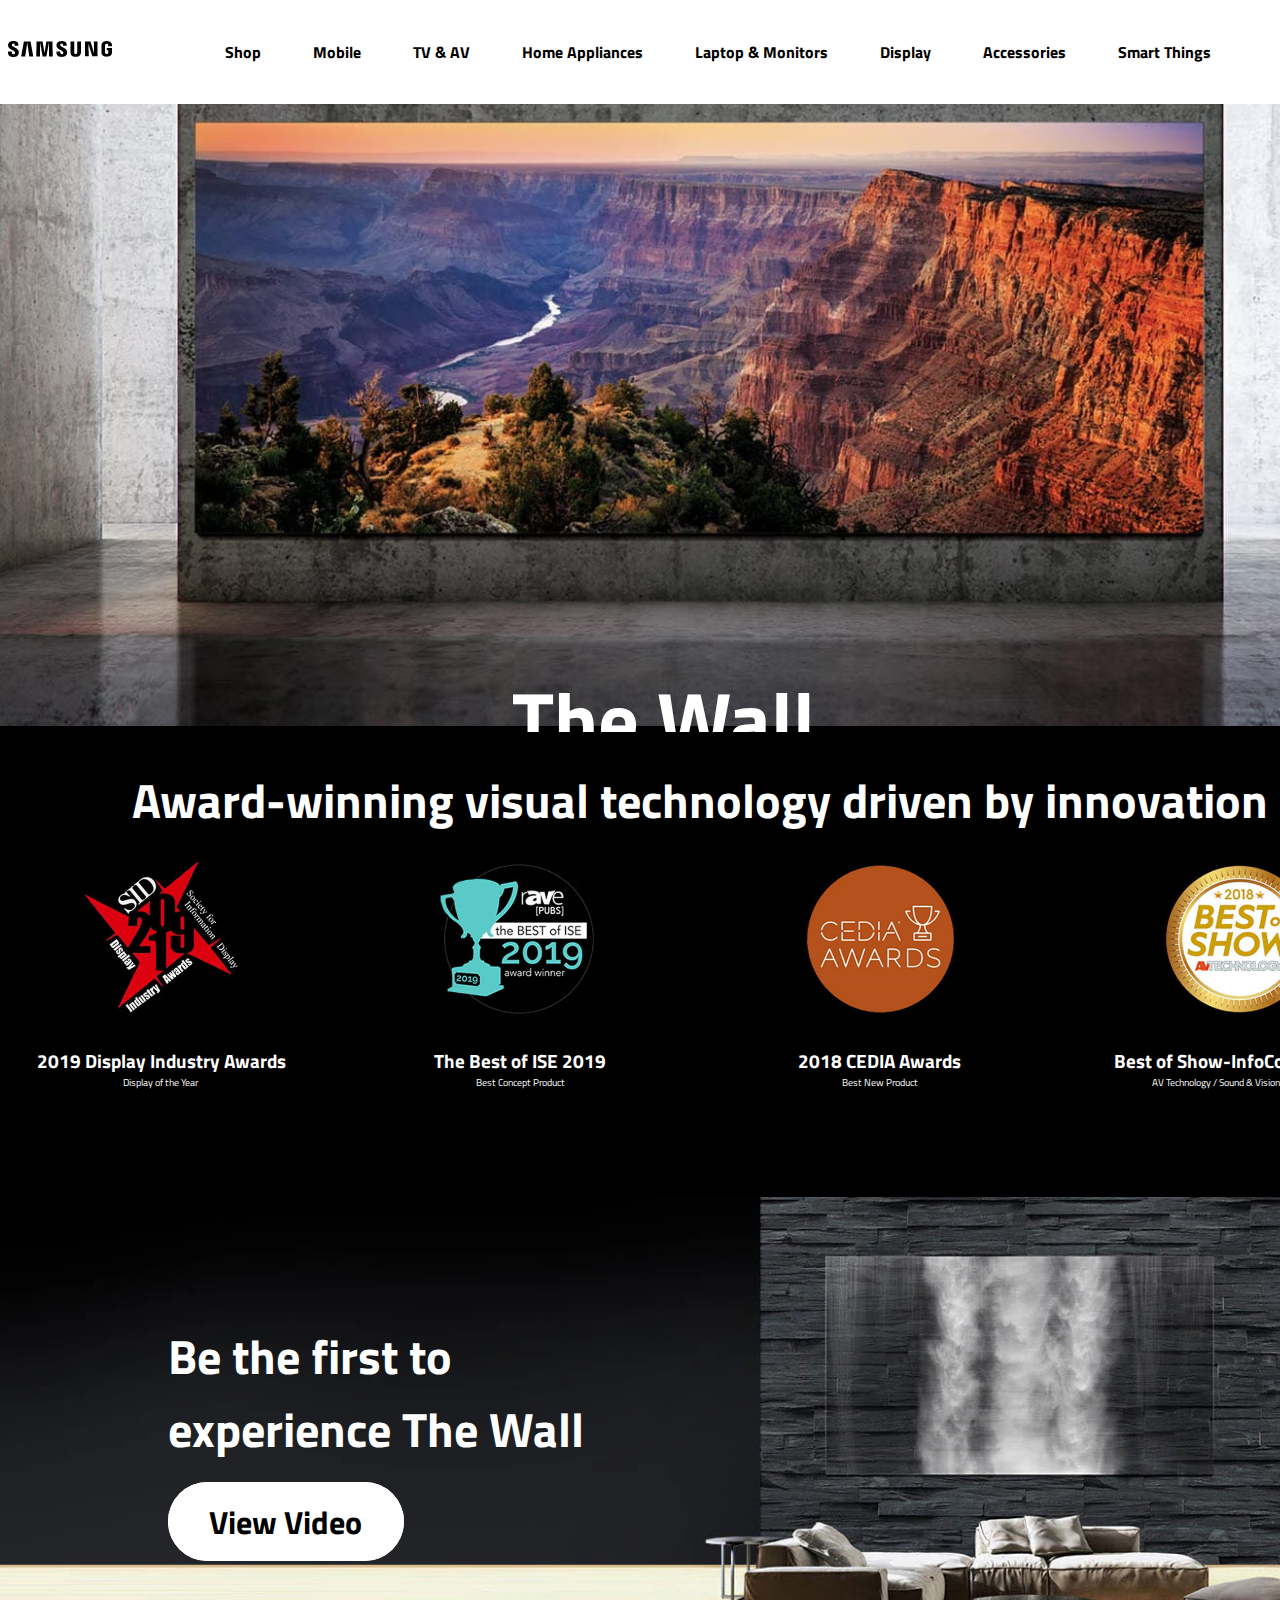
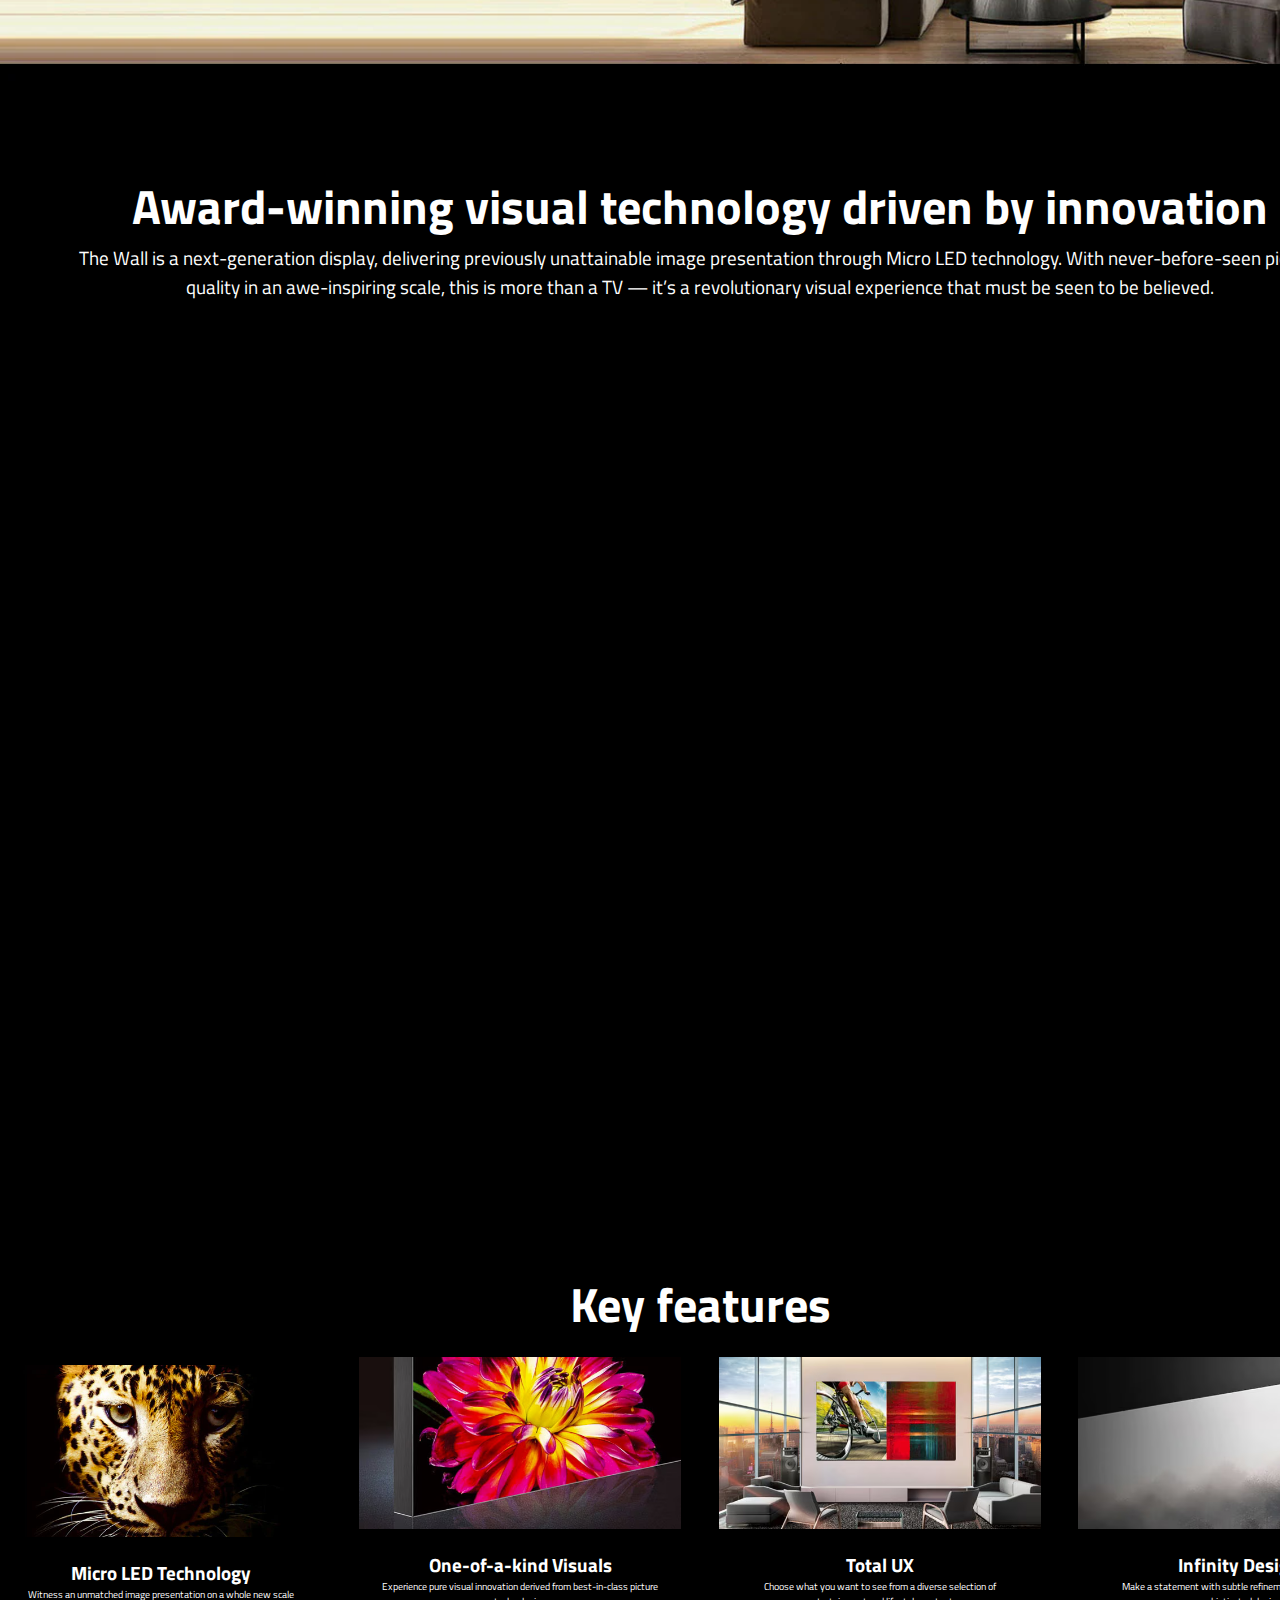
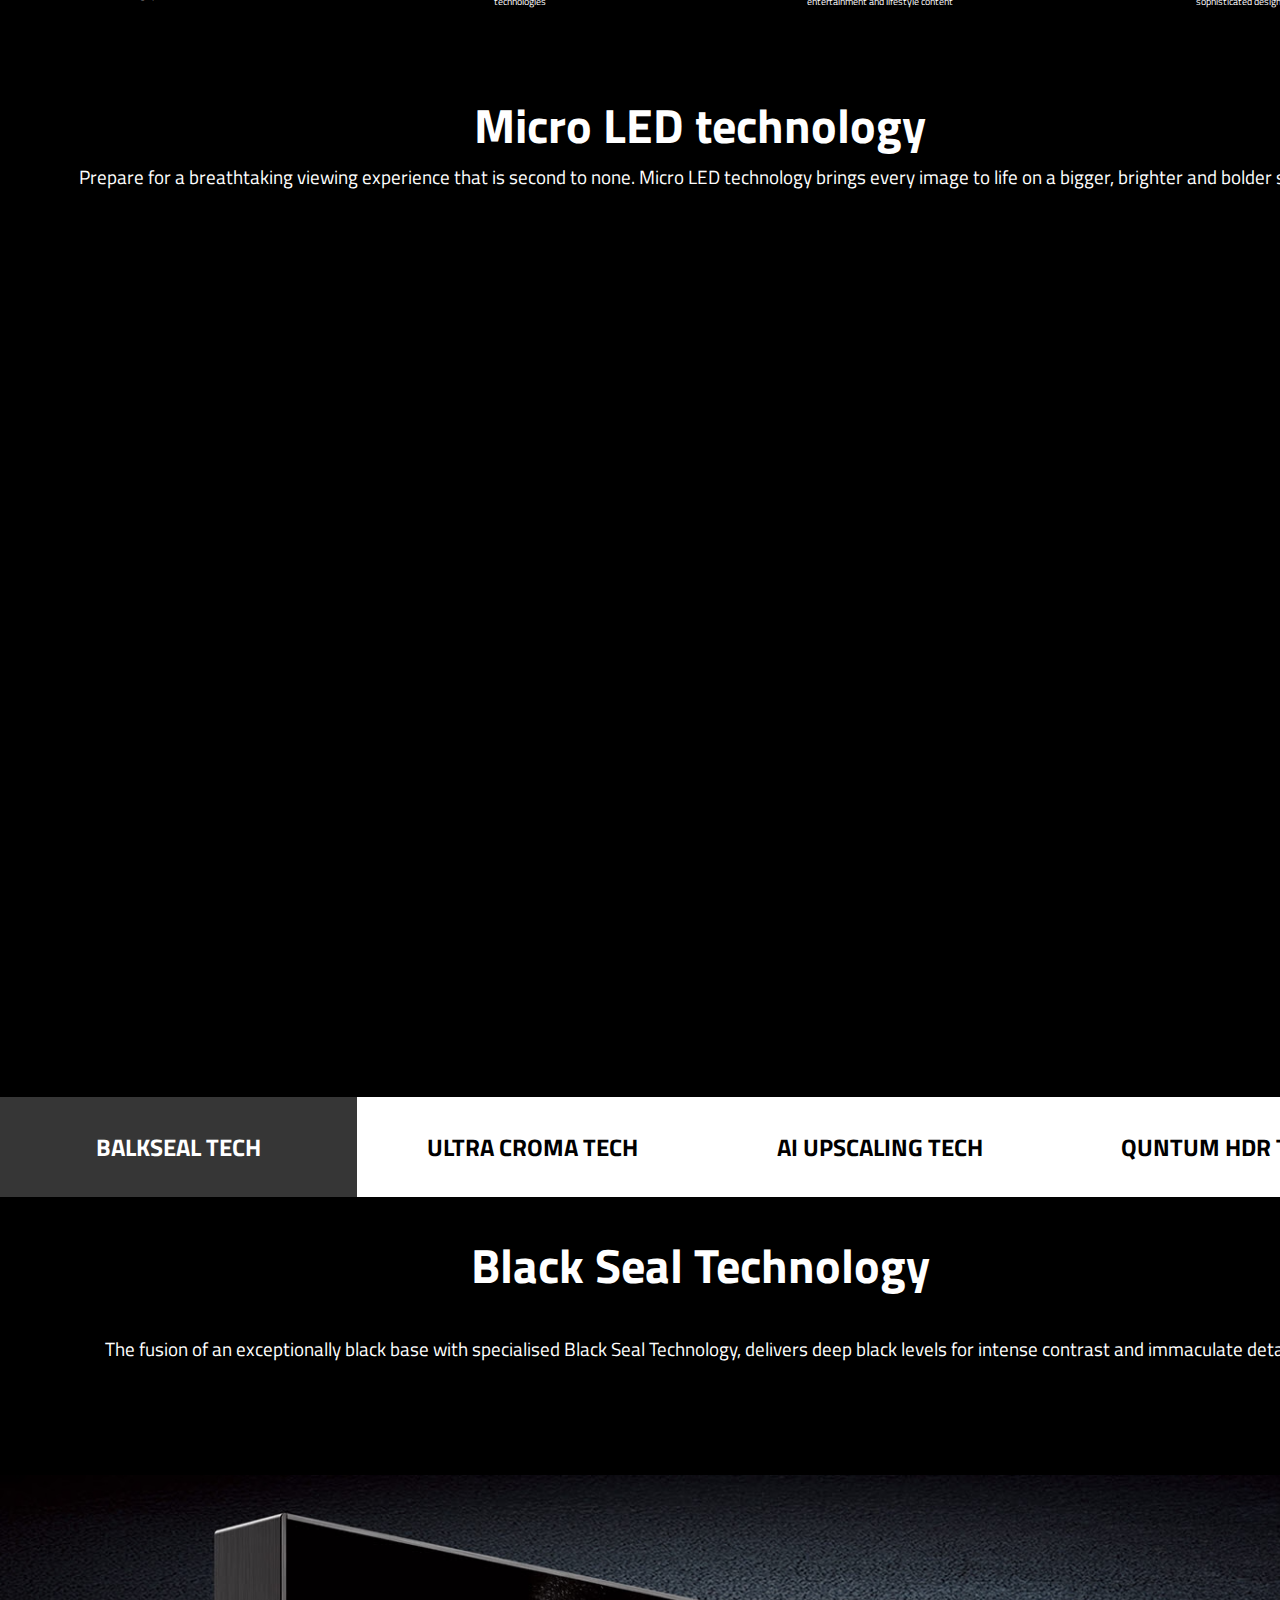
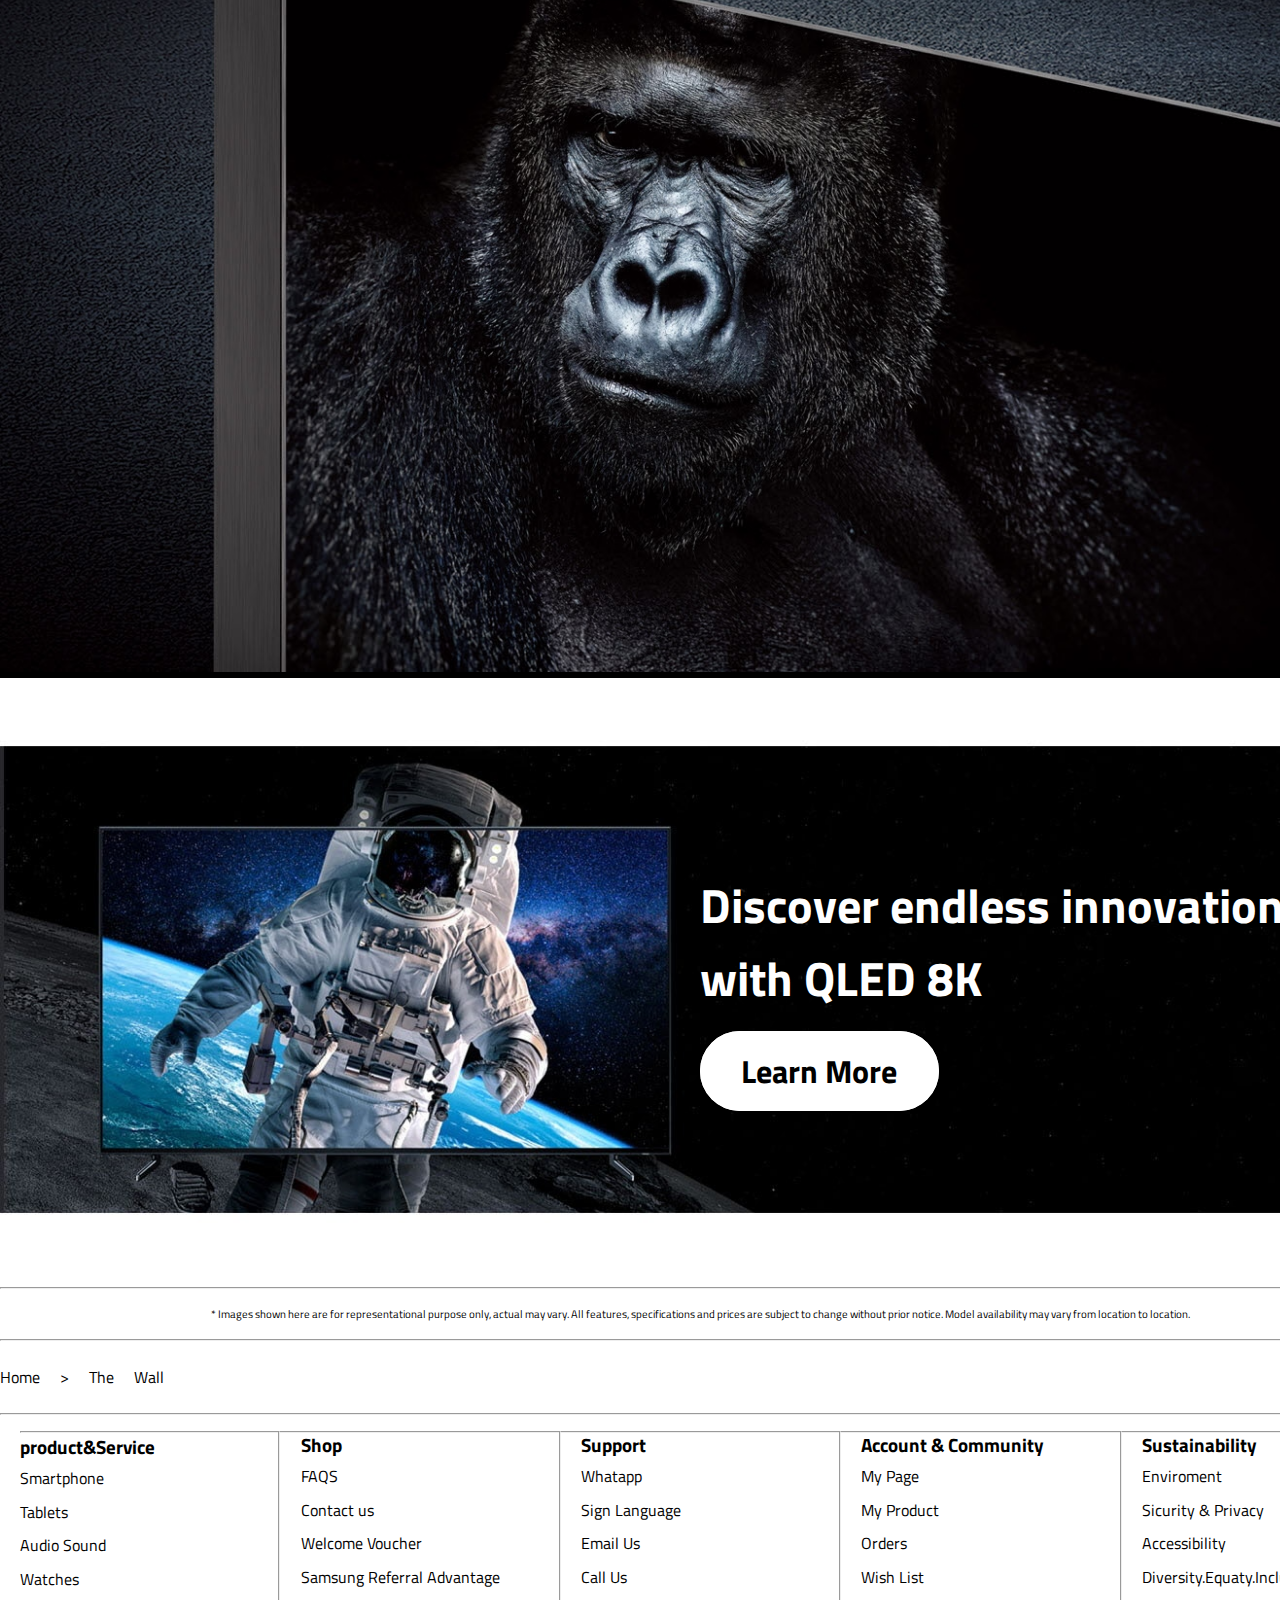
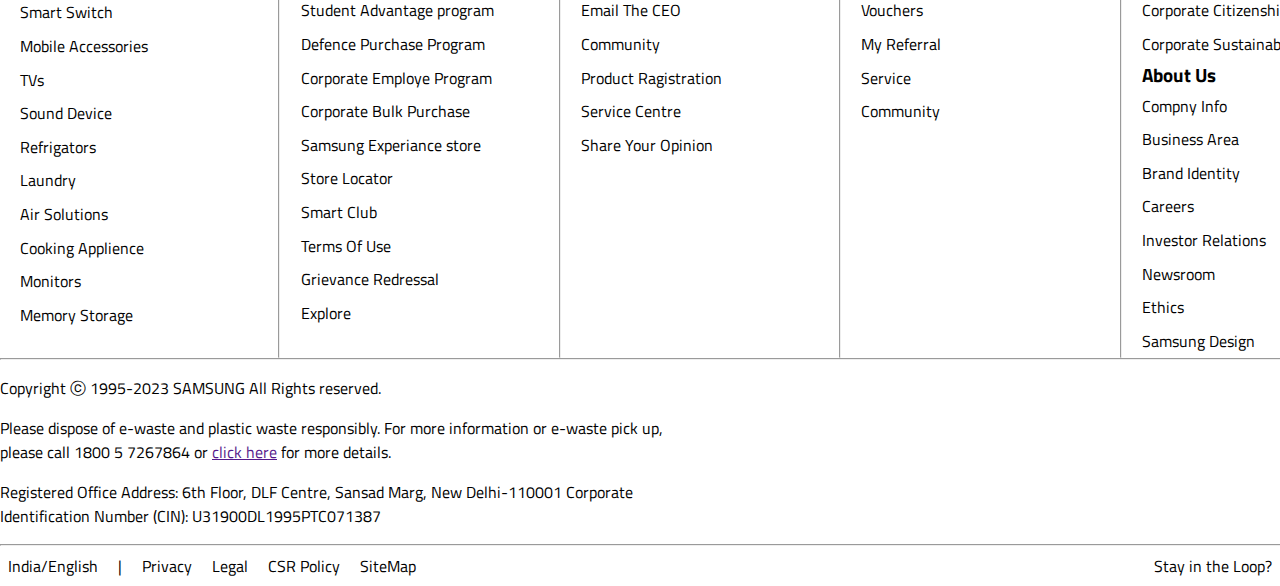
<file: samsung clone/samsung/display.html>
<!DOCTYPE html>
<html lang="en">

<head>
    <meta charset="UTF-8">
    <meta name="viewport" content="width=device-width, initial-scale=1.0">
    <title>Accessories</title>
    <link rel="stylesheet" href="./CSS/display.css">
    <link rel="stylesheet" href="./CSS/displaymediaquary.css">
    <link rel="stylesheet" href="https://cdnjs.cloudflare.com/ajax/libs/font-awesome/6.5.1/css/all.min.css"
        integrity="sha512-DTOQO9RWCH3ppGqcWaEA1BIZOC6xxalwEsw9c2QQeAIftl+Vegovlnee1c9QX4TctnWMn13TZye+giMm8e2LwA=="
        crossorigin="anonymous" referrerpolicy="no-referrer" />
</head>

<body>
    <!-----------------------------------------------------Header And Navbar----------------------------------------------- -->
    <header class="header">
        <div class="container">
            <nav class="navbar">
                <div class="row jcsb">
                    <div class="logo">
                        <a href="./index.html"><img src="./Assest/samsunglogo.png" alt=""></a>
                    </div>
                    <div class="menubar">
                        <ul>
                            <li><a href="./shop.html">Shop</a></li>
                            <li><a href="./mobile.html">Mobile</a></li>
                            <li><a href="./TV&AV.html">TV & AV</a></li>
                            <li><a href="./homeaaplience.html">Home Appliances</a></li>
                            <li><a href="./laptop.html">Laptop & Monitors</a></li>
                            <li class="dropdown"><a href="./display.html">Display</a>
                                <div class="dropdown-content">
                                    <div class="row jcsb">
                                    <div class="col-40">
                                        <h4>Monitors</h4>
                                            <a href="#">Monitors</a>
                                            <a href="#">Men's Apparel</a>
                                            <a href="#">Interior Decor</a>
                                    </div>
                                    <div class="col-40">
                                        <h4>Monitors</h4>
                                        <a href="#">Monitors</a>
                                        <a href="#">Men's Apparel</a>
                                        <a href="#">Interior Decor</a>
                                        <a href="#">Interior Decor</a>
                                        <a href="#">Interior Decor</a>
                                    </div>
                                </div>
                            </li>
                            <li><a href="./accessories.html">Accessories</a></li>
                            <li><a href="./smartthing.html">Smart Things</a></li>
                        </ul>
                    </div>
                    <div class="icon">
                        <ul>
                            <li><a href=""><i class="fa-solid fa-magnifying-glass fa-beat"></i></a></li>
                            <li><a href=""><i class="fa-solid fa-cart-shopping fa-beat"></i></a></li>
                            <li><a href=""><i class="fa-solid fa-user fa-beat"></i></a></li>
                        </ul>
                    </div>
                </div>
            </nav>
        </div>
    </header>

    <!-----------------------------------------------------section one--------------------------------------------------->
    <div class="container">
        <section class="sec-one">

            <div class="image">
                <img src="./display/sec1-image1.png" alt="">
            </div>
            <div class="text textposition fontsize textalign">
                <h2>The Wall</h2>
                <div class="btn" id="Btn2">
                    <a href="https://www.youtube.com/watch?v=fakRw0_WtME">View Video </a>
                </div>
            </div>
        </section>
    </div>

    <!-----------------------------------------------------section Two--------------------------------------------------->
    <div class="container">
        <section class="sec-two">
            <div class="text fontcolor paddingtop size textalign">
                <h2>Award-winning visual technology driven by innovation</h2>
            </div>
            <div class="row paddingtop jcsb">
                <div class="col-23">
                    <div class="image">
                        <img src="./display/sec2-image1.png" alt="">
                    </div>
                    <div class="text fontcolor paddingtop textalign">
                        <h3>2019 Display Industry Awards</h3>
                        <p>Display of the Year</p>
                    </div>
                </div>
                <div class="col-23">
                    <div class="image">
                        <img src="./display/sec2-image2.png" alt="">
                    </div>
                    <div class="text fontcolor paddingtop textalign">
                        <h3>The Best of ISE 2019</h3>
                        <p>Best Concept Product</p>
                    </div>
                </div>
                <div class="col-23">
                    <div class="image">
                        <img src="./display/sec2-image3.png" alt="">
                    </div>
                    <div class="text fontcolor paddingtop textalign">
                        <h3>2018 CEDIA Awards</h3>
                        <p>Best New Product</p>
                    </div>
                </div>
                <div class="col-23">
                    <div class="image">
                        <img src="./display/sec2-image4.png" alt="">
                    </div>
                    <div class="text fontcolor paddingtop textalign">
                        <h3>Best of Show-InfoComm 2018</h3>
                        <p>AV Technology / Sound & Vision Contractor</p>
                    </div>
                </div>
            </div>
            <div class="image">
                <img src="./display/sec2-image5.png" alt="">
            </div>
            <div class="text fontcolor image2position size ">
                <h2>Be the first to <br>experience The Wall</h2>
                <div class="btn bg paddingtop">
                    <a href="https://www.youtube.com/watch?v=fakRw0_WtME">View Video </a>
                </div>
            </div>
        </section>
    </div>

 <!-----------------------------------------------------section three--------------------------------------------------->
<div class="container">
    <section class="sec-three">
        <div class="text">
            <div class="text fontcolor paddingtop size textalign">
                <h2>Award-winning visual technology driven by innovation</h2>
              <div class="text">
                <p>The Wall is a next-generation display, delivering previously unattainable image presentation through Micro LED technology. With never-before-seen picture quality in an awe-inspiring scale, this is more than a TV — it’s a revolutionary visual experience that must be seen to be believed.</p>
              </div>
            </div>
        </div>
        <div class="video paddingtop">
            <video id="background-video" autoplay loop muted >
                <source src="./display/wall_f06.mp4" type="video/mp4">
                </video>
        </div>
    </section>
</div>


 <!-----------------------------------------------------section Four--------------------------------------------------->
 <div class="container">
    <section class="sec-four">
        <div class="text fontcolor paddingtop size textalign">
            <h2>Key features</h2>
        </div>
        <div class="row paddingtop paddingbottom jcsb">
            <div class="col-23">
                <div class="image">
                    <img src="./display/sec5-image1.png" alt="">
                </div>
                <div class="text fontcolor paddingtop textalign">
                    <h3>Micro LED Technology</h3>
                    <p>Witness an unmatched image presentation on a whole new scale</p>
                </div>
            </div>
            <div class="col-23">
                <div class="image">
                    <img src="./display/sec5-image2.png" alt="">
                </div>
                <div class="text fontcolor paddingtop textalign">
                    <h3>One-of-a-kind Visuals</h3>
                    <p>Experience pure visual innovation derived from best-in-class picture technologies</p>
                </div>
            </div>
            <div class="col-23">
                <div class="image">
                    <img src="./display/sec5-image3.png" alt="">
                </div>
                <div class="text fontcolor paddingtop textalign">
                    <h3>Total UX</h3>
                    <p>Choose what you want to see from a diverse selection of entertainment and lifestyle content</p>
                </div>
            </div>
            <div class="col-23">
                <div class="image">
                    <img src="./display/sec5-image4.png" alt="">
                </div>
                <div class="text fontcolor paddingtop textalign">
                    <h3>Infinity Design</h3>
                    <p>Make a statement with subtle refinement in a seamless, sophisticated design</p>
                </div>
            </div>
        </div>




     <!-----------------------------------------------------section Five--------------------------------------------------->
<div class="container">
    <section class="sec-five">
        <div class="text">
            <div class="text fontcolor paddingtop size textalign">
                <h2>Micro LED technology</h2>
              <div class="text paddingbottom">
                <p>Prepare for a breathtaking viewing experience that is second to none. Micro LED technology brings every image to life on a bigger, brighter and bolder scale.</p>
              </div>
            </div>
        </div>
        <div class="video paddingtop">
            <video id="background-video" autoplay loop muted >
                <source src="./display/sec5-video.mp4" type="video/mp4">
                </video>
        </div>
    </section>
</div>


<!-----------------------------------------------------section five--------------------------------------------------->
<div class="container">
    <div class="tech">
        <div class="row jcsb">
            <div class="text first">
                <h2>BALKSEAL TECH</h2>
            </div>
            <div class="text second">
                <h2> ULTRA CROMA TECH</h2>
            </div>
            <div class="text second">
                <h2>AI UPSCALING TECH</h2>
            </div>
            <div class="text second">
                <h2>QUNTUM HDR TECH</h2>
            </div>
        </div>
    </div>
    <section class="sec-six">
        <div class="text">
            <div class="text fontcolor paddingtop size textalign">
                <h2>Black Seal Technology</h2>
              <div class="text paddingtop paddingbottom">
                <p>The fusion of an exceptionally black base with specialised Black Seal Technology, delivers deep black levels for intense contrast and immaculate detail.</p>
              </div>
            </div>
        </div>
        <div class="image paddingtop">
           <img src="./display/sec6-image1.png" alt="">
        </div>
    </section>
</div>

  <!-----------------------------------------------------section Seven--------------------------------------------------->
<div class="container">
    <section class="sec-seven">
        <div class="text fontcolor position size ">
            <h2>Discover endless innovation <br> with QLED 8K</h2>
            <div class="btn bg paddingtop">
                <a href="https://www.youtube.com/watch?v=fakRw0_WtME">Learn More</a>
            </div>
        </div>
        <div class="image">
            <img src="./display/sec7-image.jpg" alt="">
        </div>
        <hr>
        <div class="line">
            <p>
                * Images shown here are for representational purpose only, actual may vary. All features, specifications and prices are subject to change without prior notice. Model availability may vary from location to location.
            </p>
        </div>
        <hr>
        <div class="menu">
            <a href="./index.html">Home > The Wall</a>
        </div>
        <hr>
    </section>


      <!-----------------------------------------------------Footer-------------------------------------------------->
      <footer class="footer">
        <div class="container">
            <div class="row border paddingtop">
                <div class="col-17">
                    <div class="product-Service">
                        <hr>
                        <h3>product&Service</h3>
                        <ul>
                            <li><a href="#">Smartphone</a></li>
                            <li><a href="#">Tablets</a></li>
                            <li><a href="#">Audio Sound</a></li>
                            <li><a href="#">Watches</a></li>
                            <li><a href="#">Smart Switch</a></li>
                            <li><a href="#">Mobile Accessories</a></li>
                            <li><a href="#">TVs</a></li>
                            <li><a href="#">Sound Device</a></li>
                            <li><a href="#">Refrigators</a></li>
                            <li><a href="#">Laundry</a></li>
                            <li><a href="#">Air Solutions</a></li>
                            <li><a href="#">Cooking Applience</a></li>
                            <li><a href="#">Monitors</a></li>
                            <li><a href="#">Memory Storage</a></li>
                        </ul>
                    </div>
                </div>
                <hr>
                <div class="col-17">
                    <div class="Shop ">
                        <h3>Shop</h3>
                        <ul>
                            <li><a href="#">FAQS</a></li>
                            <li><a href="#">Contact us</a></li>
                            <li><a href="#">Welcome Voucher</a></li>
                            <li><a href="#">Samsung Referral Advantage</a></li>
                            <li><a href="#">Student Advantage program</a></li>
                            <li><a href="#">Defence Purchase Program</a></li>
                            <li><a href="#">Corporate Employe Program</a></li>
                            <li><a href="#">Corporate Bulk Purchase</a></li>
                            <li><a href="#">Samsung Experiance store</a></li>
                            <li><a href="#">Store Locator</a></li>
                            <li><a href="#">Smart Club</a></li>
                            <li><a href="#">Terms Of Use</a></li>
                            <li><a href="#">Grievance Redressal</a></li>
                            <li><a href="#">Explore</a></li>
                        </ul>
                    </div>
                </div>
                <hr>
                <div class="col-17">
                    <div class="product-Service ">
                        <h3>Support</h3>
                        <ul>
                            <li><a href="#">Whatapp</a></li>
                            <li><a href="#">Sign Language</a></li>
                            <li><a href="#">Email Us</a></li>
                            <li><a href="#">Call Us</a></li>
                            <li><a href="#">Email The CEO</a></li>
                            <li><a href="#">Community</a></li>
                            <li><a href="#">Product Ragistration</a></li>
                            <li><a href="#">Service Centre</a></li>
                            <li><a href="#">Share Your Opinion</a></li>
                        </ul>
                    </div>
                </div>
                <hr>
                <div class="col-17">
                    <div class="product-Service">
                        <h3>Account & Community</h3>
                        <ul>
                            <li><a href="#">My Page</a></li>
                            <li><a href="#">My Product</a></li>
                            <li><a href="#">Orders</a></li>
                            <li><a href="#">Wish List</a></li>
                            <li><a href="#">Vouchers</a></li>
                            <li><a href="#">My Referral</a></li>
                            <li><a href="#">Service</a></li>
                            <li><a href="#">Community</a></li>
                        </ul>

                    </div>
                </div>
                <hr>
                <div class="col-17">
                    <div class="product-Service border">
                        <h3>Sustainability</h3>
                        <ul>
                            <li><a href="#">Enviroment</a></li>
                            <li><a href="#">Sicurity & Privacy</a></li>
                            <li><a href="#">Accessibility</a></li>
                            <li><a href="#">Diversity.Equaty.Inclusion</a></li>
                            <li><a href="#">Corporate Citizenship</a></li>
                            <li><a href="#">Corporate Sustainability</a></li>
                            <h3>About Us</h3>
                            <li><a href="#">Compny Info</a></li>
                            <li><a href="#">Business Area</a></li>
                            <li><a href="#">Brand Identity</a></li>
                            <li><a href="#">Careers</a></li>
                            <li><a href="#">Investor Relations</a></li>
                            <li><a href="#">Newsroom</a></li>
                            <li><a href="#">Ethics</a></li>
                            <li><a href="#">Samsung Design</a></li>
                        </ul>
                    </div>
                </div>

                <div class="term">
                    <hr>
                    <p>Copyright ⓒ 1995-2023 SAMSUNG All Rights reserved.</p>
                    <p>Please dispose of e-waste and plastic waste responsibly.
                        For more information or e-waste pick up, please call 1800 5 7267864 or <a href="">click here</a>
                        for more details.</p>
                    <p>Registered Office Address: 6th Floor, DLF Centre, Sansad Marg, New Delhi-110001
                        Corporate Identification Number (CIN): U31900DL1995PTC071387</p>
                </div>

            </div>
            <hr>
            <div class="row jcsb">
                <div class="policy">
                    <Ul>
                        <li><a
                                href="https://www.samsung.com/in/function/ipredirection/ipredirectionLocalList/">India/English</a>
                        </li>
                        <li>|</li>
                        <li><a href="https://www.samsung.com/in/info/privacy//">Privacy</a></li>
                        <li><a href="https://www.samsung.com/in/info/legal/">Legal</a></li>
                        <li><a href="https://www.samsung.com/in/info/csr-policy/">CSR Policy</a></li>
                        <li><a href="https://www.samsung.com/in/info/sitemap/">SiteMap</a></li>
                    </Ul>
                </div>
                <div class="policy">
                    <Ul>
                        <li>
                            <p>Stay in the Loop? </p>
                        </li>
                        <li><a href="#"><i class="fa-brands fa-facebook fa-beat" style="color: #0f5ee6;"></i></a></li>
                        <li><a href="#"><i class="fa-brands fa-x-twitter fa-beat"></i></a></li>
                        <li><a href="#"><i class="fa-brands fa-instagram fa-beat" style="color: #cc350f;"></i></a></li>
                        <li><a href="#"><i class="fa-brands fa-youtube fa-beat" style="color: #f40606;"></i></a></li>
                        <li><a href="#"><i class="fa-brands fa-linkedin fa-beat" style="color: #0e4bb4;"></i></a></li>
                        <li><a href="#"><i class="fa-brands fa-whatsapp fa-beat" style="color: #19f00a;"></i></a></li>
                    </Ul>
                </div>
            </div>
        </div>
    </footer>
    <script>

    </script>
</body>
</html>
</file>
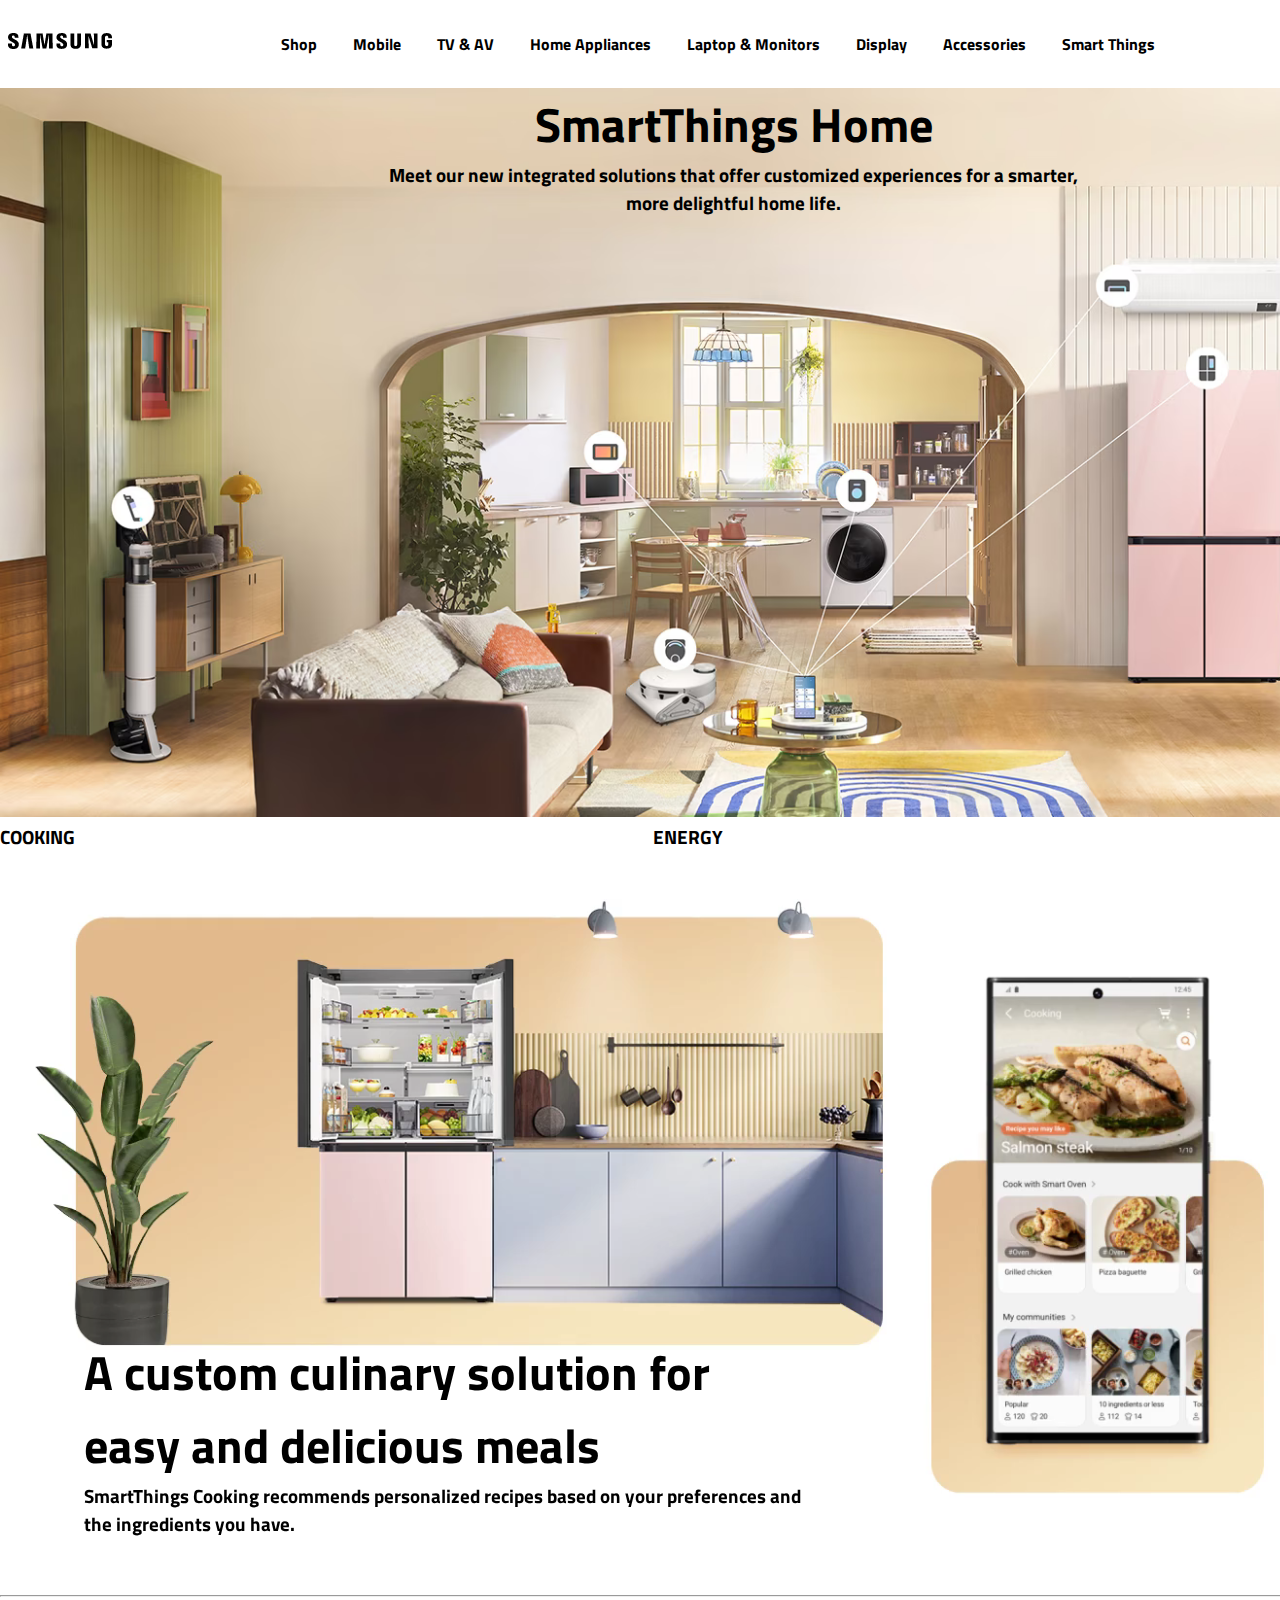
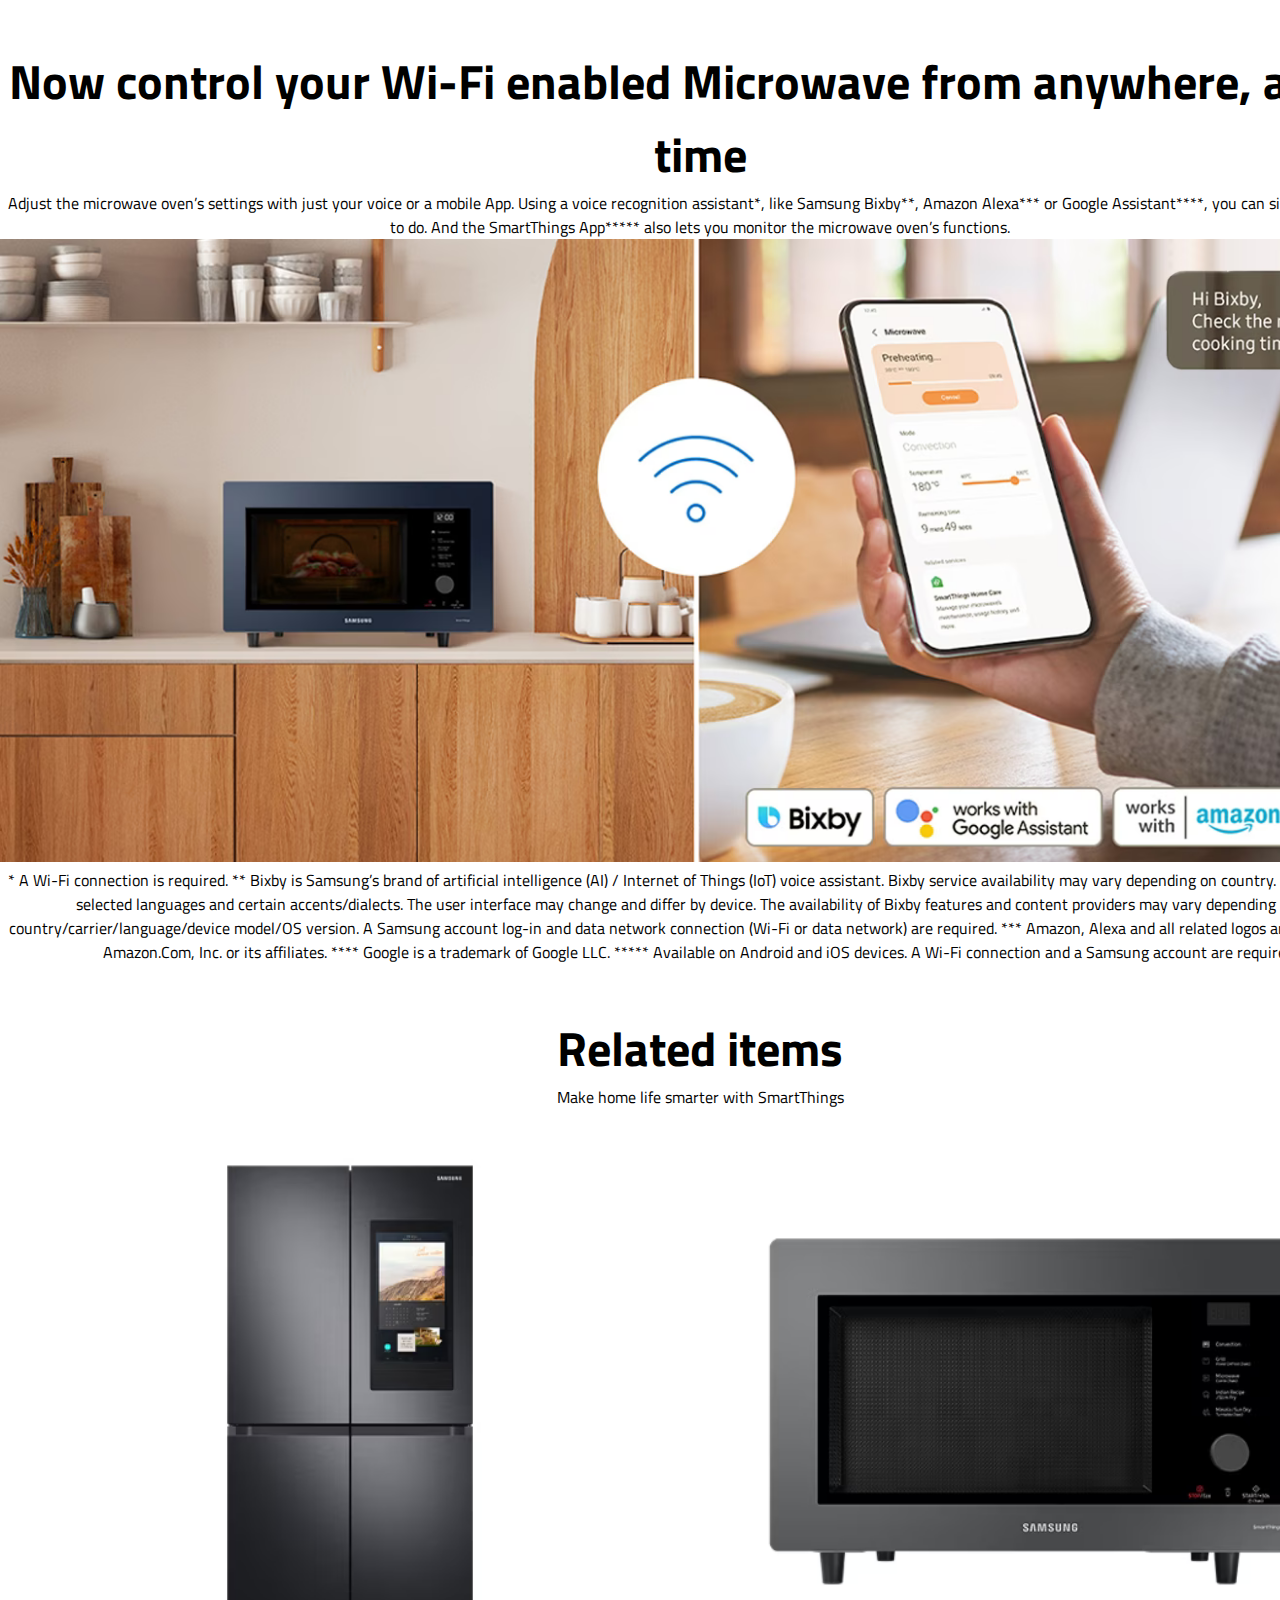
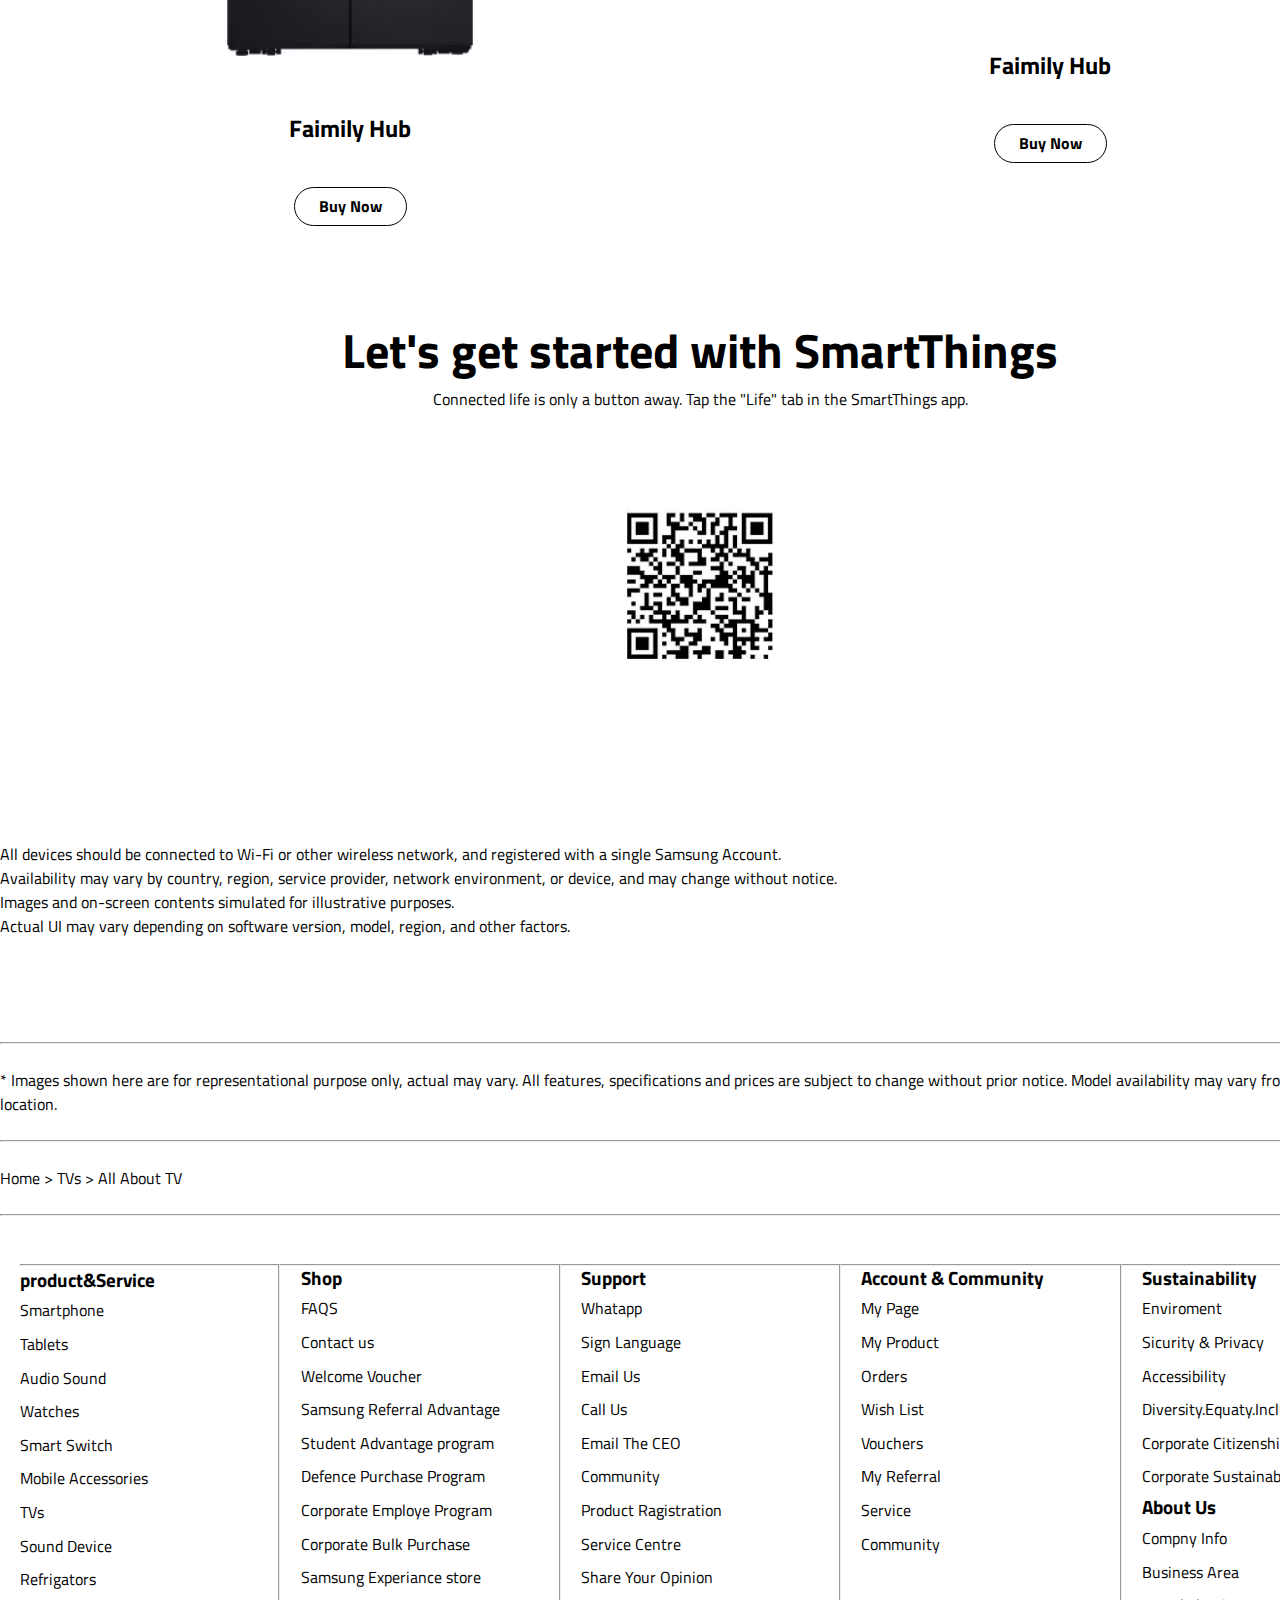
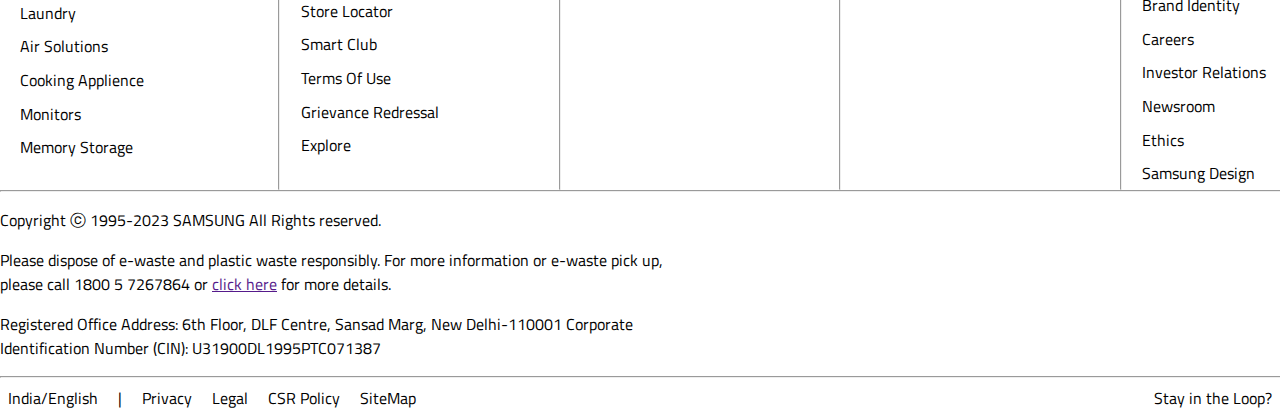
<file: samsung clone/samsung/homeaaplience.html>
<!DOCTYPE html>
<html lang="en">

<head>
    <meta charset="UTF-8">
    <meta name="viewport" content="width=device-width, initial-scale=1.0">
    <title>Home Applience</title>
    <link rel="stylesheet" href="./CSS/homeapplience.css">
    <link rel="stylesheet" href="./CSS/homeappliencemedia.css">
    <link rel="stylesheet" href="https://cdnjs.cloudflare.com/ajax/libs/font-awesome/6.5.1/css/all.min.css"
        integrity="sha512-DTOQO9RWCH3ppGqcWaEA1BIZOC6xxalwEsw9c2QQeAIftl+Vegovlnee1c9QX4TctnWMn13TZye+giMm8e2LwA=="
        crossorigin="anonymous" referrerpolicy="no-referrer" />
</head>

<body>

    <!-----------------------------------------------------Header And Navbar----------------------------------------------- -->
    <header class="header">
        <div class="container">
            <nav class="navbar">
                <div class="row jcsb">
                    <div class="logo">
                        <a href="./index.html"><img src="./Assest/samsunglogo.png" alt=""></a>
                    </div>
                    <div class="menubar">
                        <ul>
                            <li><a href="./shop.html">Shop</a></li>
                            <li><a href="./mobile.html">Mobile</a></li>
                            <li><a href="./TV&AV.html">TV & AV</a></li>
                            <li><a href="./homeaaplience.html">Home Appliances</a></li>
                            <li><a href="./laptop.html">Laptop & Monitors</a></li>
                            <li><a href="./display.html">Display</a></li>
                            <li><a href="./accessories.html">Accessories</a></li>
                            <li><a href="./smartthing.html">Smart Things</a></li>
                        </ul>
                    </div>
                    <div class="icon">
                        <ul>
                            <li><a href=""><i class="fa-solid fa-magnifying-glass fa-beat"></i></a></li>
                            <li><a href=""><i class="fa-solid fa-cart-shopping fa-beat"></i></a></li>
                            <li><a href=""><i class="fa-solid fa-user fa-beat"></i></a></li>
                        </ul>
                    </div>
                </div>
            </nav>
        </div>
    </header>


    <!-----------------------------------------------------section one--------------------------------------------------->
    <div class="container">
        <section class="sec-one">
            <div class="sec1-text size auto textalign width">
                <h2>SmartThings Home</h2>
                <h3>Meet our new integrated solutions that offer customized experiences
                    for a smarter, more delightful home life.</h3>
            </div>
            <div class="sec1-image">
                <img src="./Home applience/sec1-image.png" alt="">
            </div>
            <div class="row jcsb">
                <div class="first margin">
                    <h3>COOKING</h3>
                </div>
                <div class="first margin">
                    <h3>ENERGY</h3>
                </div>
                <div class="first margin">
                    <h3>HOME CARE</h3>
                </div>
            </div>
        </section>
    </div>
    <!-----------------------------------------------------section two--------------------------------------------------->
    <div class="container">
        <section class="sec-two">

            <div class="sec1-image paddingtop ">
                <video id="background-video" autoplay loop muted>
                    <source src="Home applience/sec2-video.mp4" type="video/mp4">
                </video>
            </div>
            <div class="sec2-text size width">
                <h2>A custom culinary solution for <br> easy and delicious meals</h2>
                <h3>SmartThings Cooking recommends personalized recipes based on your preferences and the ingredients
                    you have.</h3>
            </div>
            <hr>
        </section>
    </div>

    <!-----------------------------------------------------section three--------------------------------------------------->
    <div class="container">
        <section class="sec-two">
            <div class="text-size paddingtop textalign">
                <h2>Now control your Wi-Fi enabled Microwave from anywhere, at any time</h2>
                <p>Adjust the microwave oven’s settings with just your voice or a mobile App. Using a voice recognition
                    assistant*, like Samsung Bixby**, Amazon Alexa*** or Google Assistant****, you can simply tell it
                    what to do. And the SmartThings App***** also lets you monitor the microwave oven’s functions.</p>
            </div>
            <div class="sec1-image">
                <img src="./Home applience/sec3-image.png" alt="">
            </div>
            <div class="policy textalign">
                <p>* A Wi-Fi connection is required.
                    ** Bixby is Samsung’s brand of artificial intelligence (AI) / Internet of Things (IoT) voice
                    assistant. Bixby service availability may vary depending on country. Bixby recognizes selected
                    languages and certain accents/dialects. The user interface may change and differ by device. The
                    availability of Bixby features and content providers may vary depending on the
                    country/carrier/language/device model/OS version. A Samsung account log-in and data network
                    connection (Wi-Fi or data network) are required.
                    *** Amazon, Alexa and all related logos are trademarks of Amazon.Com, Inc. or its affiliates.
                    **** Google is a trademark of Google LLC.
                    ***** Available on Android and iOS devices. A Wi-Fi connection and a Samsung account are required.
                </p>
            </div>
        </section>
    </div>


    <!-----------------------------------------------------section Four--------------------------------------------------->
    <div class="container">
        <section class="sec-four">
            <div class="text paddingtop size textalign">
                <h2>Related items</h2>
                <p>Make home life smarter with SmartThings</p>
            </div>
            <div class="row alignitem">
                <div class="col-50">
                    <div class="image">
                        <img src="./Home applience/sec4-image1.png" alt="">
                    </div>
                    <div class="text paddingtop textalign">
                        <h2>Faimily Hub</h2>
                    </div>
                    <div class="btn paddingtop textalign">
                        <a href="#">Buy Now</a>
                    </div>
                </div>
                <div class="col-50 paddingtop">
                    <div class="image">
                        <img src="./Home applience/sec4-image2.png" alt="">
                    </div>
                    <div class="text textalign paddingtop">
                        <h2>Faimily Hub</h2>
                    </div>
                    <div class="btn paddingtop textalign">
                        <a href="#">Buy Now</a>
                    </div>
                </div>
            </div>
        </section>
    </div>

    <!-----------------------------------------------------section Five--------------------------------------------------->

    <section class="sec-5 paddingtop">
        <div class="container">
            <div class="text paddingtop size textalign">
                <h2>Let's get started with SmartThings</h2>
                <p>Connected life is only a button away. Tap the "Life" tab in the SmartThings app.</p>
            </div>
            <div class="sec5-image paddingtop paddingbottom">
                <img src="./Home applience/sec5-image.webp" alt="">
            </div>
            <div class="note paddingbottom">
                <ul>
                    <li>
                        <p>  All devices should be connected to Wi-Fi or other wireless network, and registered with a single Samsung Account. </p>
                    </li>
                    <li>
                        <p> Availability may vary by country, region, service provider, network environment, or device, and may change without notice.</p>
                    </li>
                    <li>
                        <p> Images and on-screen contents simulated for illustrative purposes.</p>
                    </li>
                    <li>
                        <p>  Actual UI may vary depending on software version, model, region, and other factors.</p>
                    </li>
                </ul>
            </div>
            <hr>
            <div class="line">
                <p>
                    * Images shown here are for representational purpose only, actual may vary. All features, specifications and prices are subject to change without prior notice. Model availability may vary from location to location.
                </p>
            </div>
            <hr>
            <div class="menu">
                <a href="./index.html">Home > TVs > All About TV</a>
            </div>
            <hr>
    </section>
 <!-----------------------------------------------------Footer-------------------------------------------------->
 <div class="container">
    <footer>
        <div class="row border paddingtop">
            <div class="col-17">
                <div class="product-Service">
                    <hr>
                    <h3>product&Service</h3>
                    <ul>
                        <li><a href="#">Smartphone</a></li>
                        <li><a href="#">Tablets</a></li>
                        <li><a href="#">Audio Sound</a></li>
                        <li><a href="#">Watches</a></li>
                        <li><a href="#">Smart Switch</a></li>
                        <li><a href="#">Mobile Accessories</a></li>
                        <li><a href="#">TVs</a></li>
                        <li><a href="#">Sound Device</a></li>
                        <li><a href="#">Refrigators</a></li>
                        <li><a href="#">Laundry</a></li>
                        <li><a href="#">Air Solutions</a></li>
                        <li><a href="#">Cooking Applience</a></li>
                        <li><a href="#">Monitors</a></li>
                        <li><a href="#">Memory Storage</a></li>
                    </ul>
                </div>
            </div>
            <hr>
            <div class="col-17">
                <div class="Shop ">
                    <h3>Shop</h3>
                    <ul>
                        <li><a href="#">FAQS</a></li>
                        <li><a href="#">Contact us</a></li>
                        <li><a href="#">Welcome Voucher</a></li>
                        <li><a href="#">Samsung Referral Advantage</a></li>
                        <li><a href="#">Student Advantage program</a></li>
                        <li><a href="#">Defence Purchase Program</a></li>
                        <li><a href="#">Corporate Employe Program</a></li>
                        <li><a href="#">Corporate Bulk Purchase</a></li>
                        <li><a href="#">Samsung Experiance store</a></li>
                        <li><a href="#">Store Locator</a></li>
                        <li><a href="#">Smart Club</a></li>
                        <li><a href="#">Terms Of Use</a></li>
                        <li><a href="#">Grievance Redressal</a></li>
                        <li><a href="#">Explore</a></li>
                    </ul>
                </div>
            </div>
            <hr>
            <div class="col-17">
                <div class="product-Service ">
                    <h3>Support</h3>
                    <ul>
                        <li><a href="#">Whatapp</a></li>
                        <li><a href="#">Sign Language</a></li>
                        <li><a href="#">Email Us</a></li>
                        <li><a href="#">Call Us</a></li>
                        <li><a href="#">Email The CEO</a></li>
                        <li><a href="#">Community</a></li>
                        <li><a href="#">Product Ragistration</a></li>
                        <li><a href="#">Service Centre</a></li>
                        <li><a href="#">Share Your Opinion</a></li>
                    </ul>
                </div>
            </div>
            <hr>
            <div class="col-17">
                <div class="product-Service">
                    <h3>Account & Community</h3>
                    <ul>
                        <li><a href="#">My Page</a></li>
                        <li><a href="#">My Product</a></li>
                        <li><a href="#">Orders</a></li>
                        <li><a href="#">Wish List</a></li>
                        <li><a href="#">Vouchers</a></li>
                        <li><a href="#">My Referral</a></li>
                        <li><a href="#">Service</a></li>
                        <li><a href="#">Community</a></li>
                    </ul>

                </div>
            </div>
            <hr>
            <div class="col-17">
                <div class="product-Service border">
                    <h3>Sustainability</h3>
                    <ul>
                        <li><a href="#">Enviroment</a></li>
                        <li><a href="#">Sicurity & Privacy</a></li>
                        <li><a href="#">Accessibility</a></li>
                        <li><a href="#">Diversity.Equaty.Inclusion</a></li>
                        <li><a href="#">Corporate Citizenship</a></li>
                        <li><a href="#">Corporate Sustainability</a></li>
                        <h3>About Us</h3>
                        <li><a href="#">Compny Info</a></li>
                        <li><a href="#">Business Area</a></li>
                        <li><a href="#">Brand Identity</a></li>
                        <li><a href="#">Careers</a></li>
                        <li><a href="#">Investor Relations</a></li>
                        <li><a href="#">Newsroom</a></li>
                        <li><a href="#">Ethics</a></li>
                        <li><a href="#">Samsung Design</a></li>
                    </ul>
                </div>
            </div>

            <div class="term">
                <hr>
                <p>Copyright ⓒ 1995-2023 SAMSUNG All Rights reserved.</p>
                <p>Please dispose of e-waste and plastic waste responsibly.
                    For more information or e-waste pick up, please call 1800 5 7267864 or <a href="">click here</a>
                    for more details.</p>
                <p>Registered Office Address: 6th Floor, DLF Centre, Sansad Marg, New Delhi-110001
                    Corporate Identification Number (CIN): U31900DL1995PTC071387</p>
            </div>

        </div>
        <hr>
        <div class="row jcsb">
        <div class="policy">
          <Ul>
            <li><a href="https://www.samsung.com/in/function/ipredirection/ipredirectionLocalList/">India/English</a></li>
            <li>|</li>
            <li><a href="https://www.samsung.com/in/info/privacy//">Privacy</a></li>
            <li><a href="https://www.samsung.com/in/info/legal/">Legal</a></li>
            <li><a href="https://www.samsung.com/in/info/csr-policy/">CSR Policy</a></li>
            <li><a href="https://www.samsung.com/in/info/sitemap/">SiteMap</a></li>
          </Ul>
        </div>
        <div class="policy">
            <Ul>
              <li><p>Stay in the Loop?	</p></li>
              <li><a href="#"><i class="fa-brands fa-facebook fa-beat" style="color: #0f5ee6;"></i></a></li>
              <li><a href="#"><i class="fa-brands fa-x-twitter fa-beat"></i></a></li>
              <li><a href="#"><i class="fa-brands fa-instagram fa-beat" style="color: #cc350f;"></i></a></li>
              <li><a href="#"><i class="fa-brands fa-youtube fa-beat" style="color: #f40606;"></i></a></li>
              <li><a href="#"><i class="fa-brands fa-linkedin fa-beat" style="color: #0e4bb4;"></i></a></li>
              <li><a href="#"><i class="fa-brands fa-whatsapp fa-beat" style="color: #19f00a;"></i></a></li>
            </Ul>
          </div>
        </div>
    </footer>
</div>

</body>

</html>
</file>
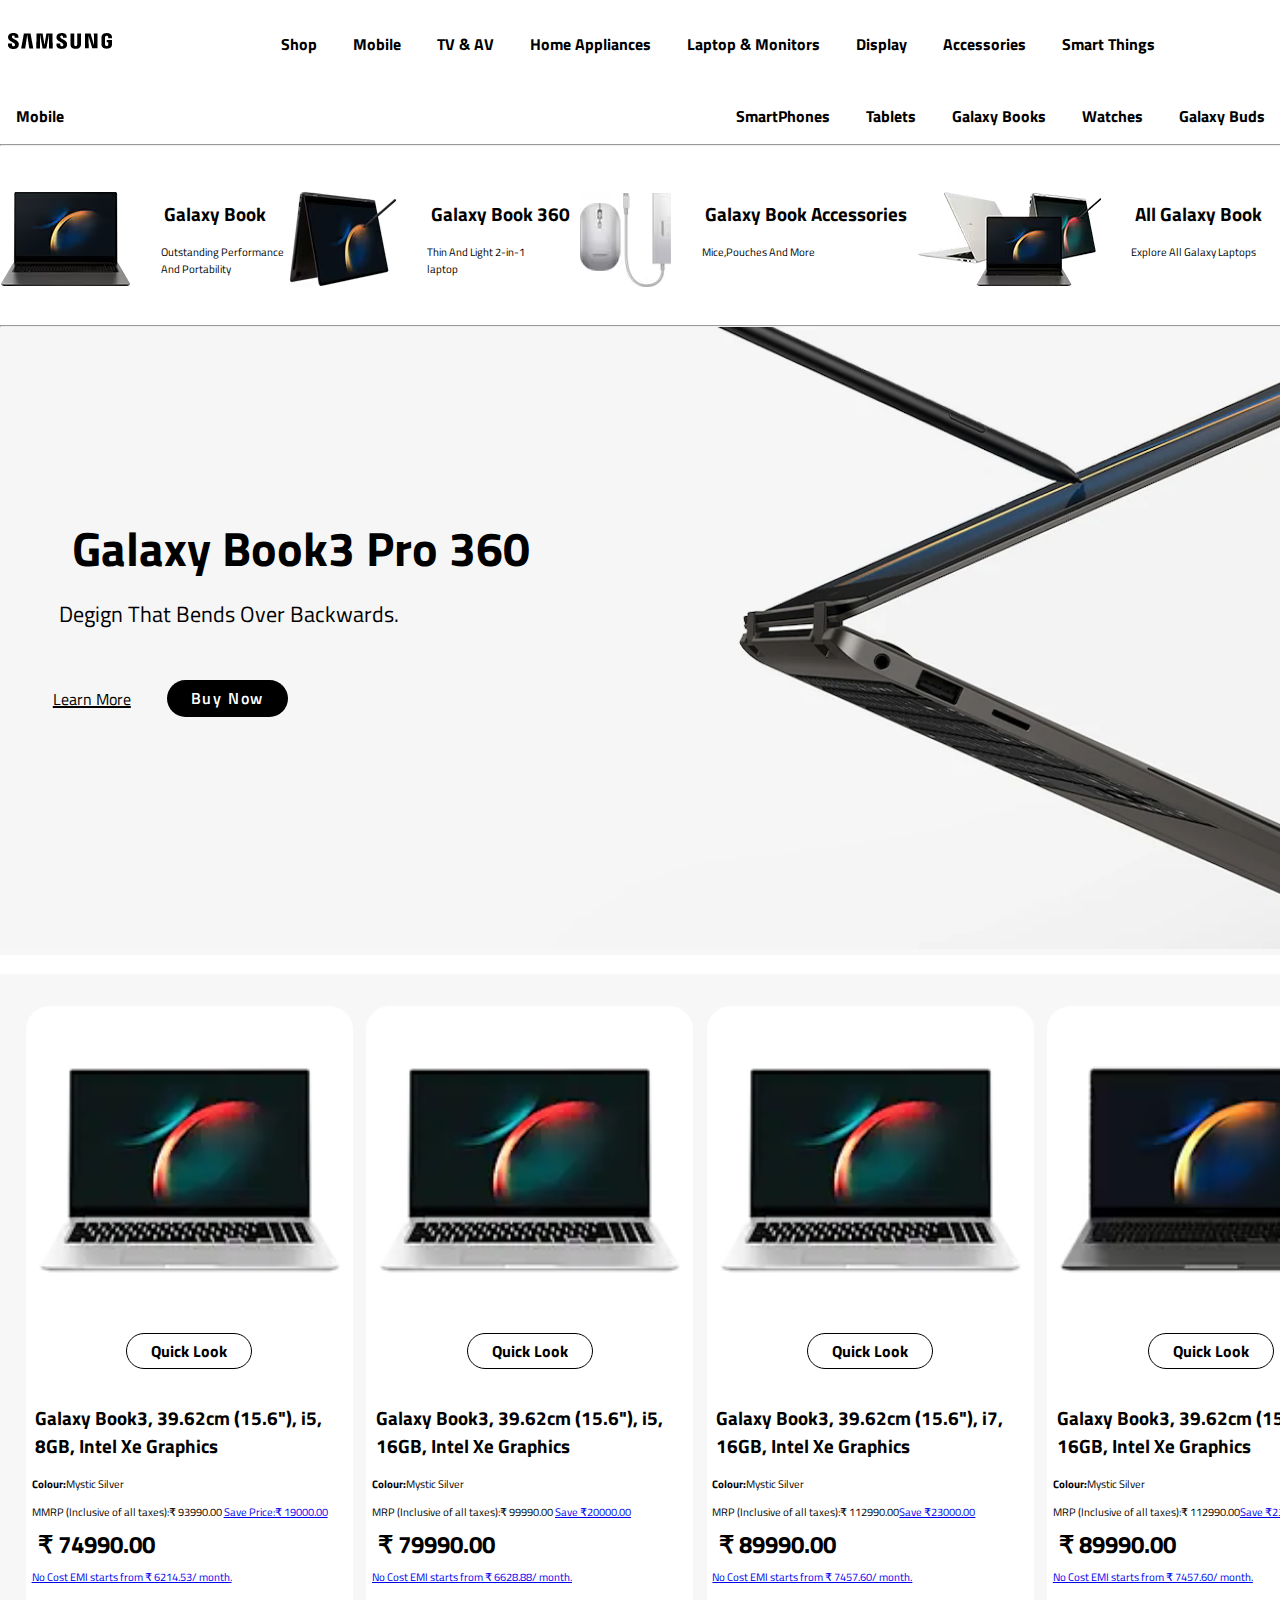
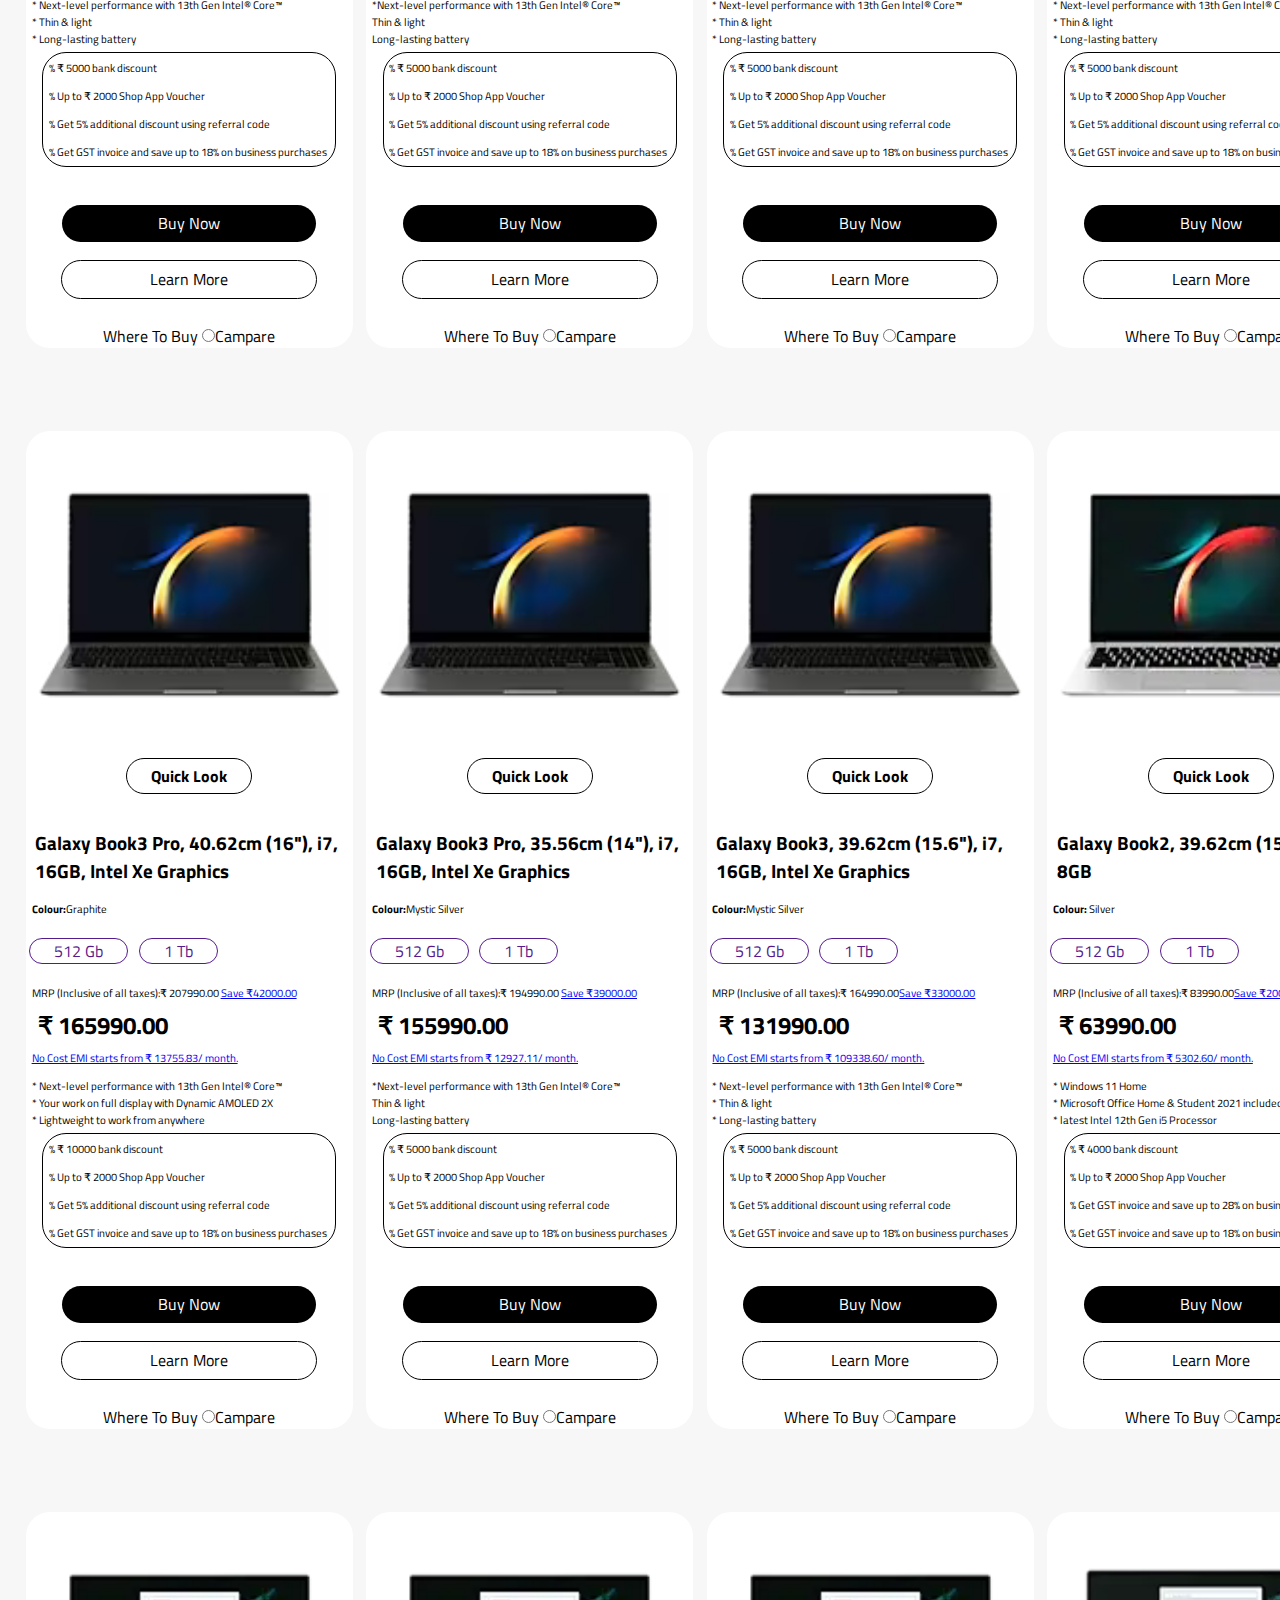
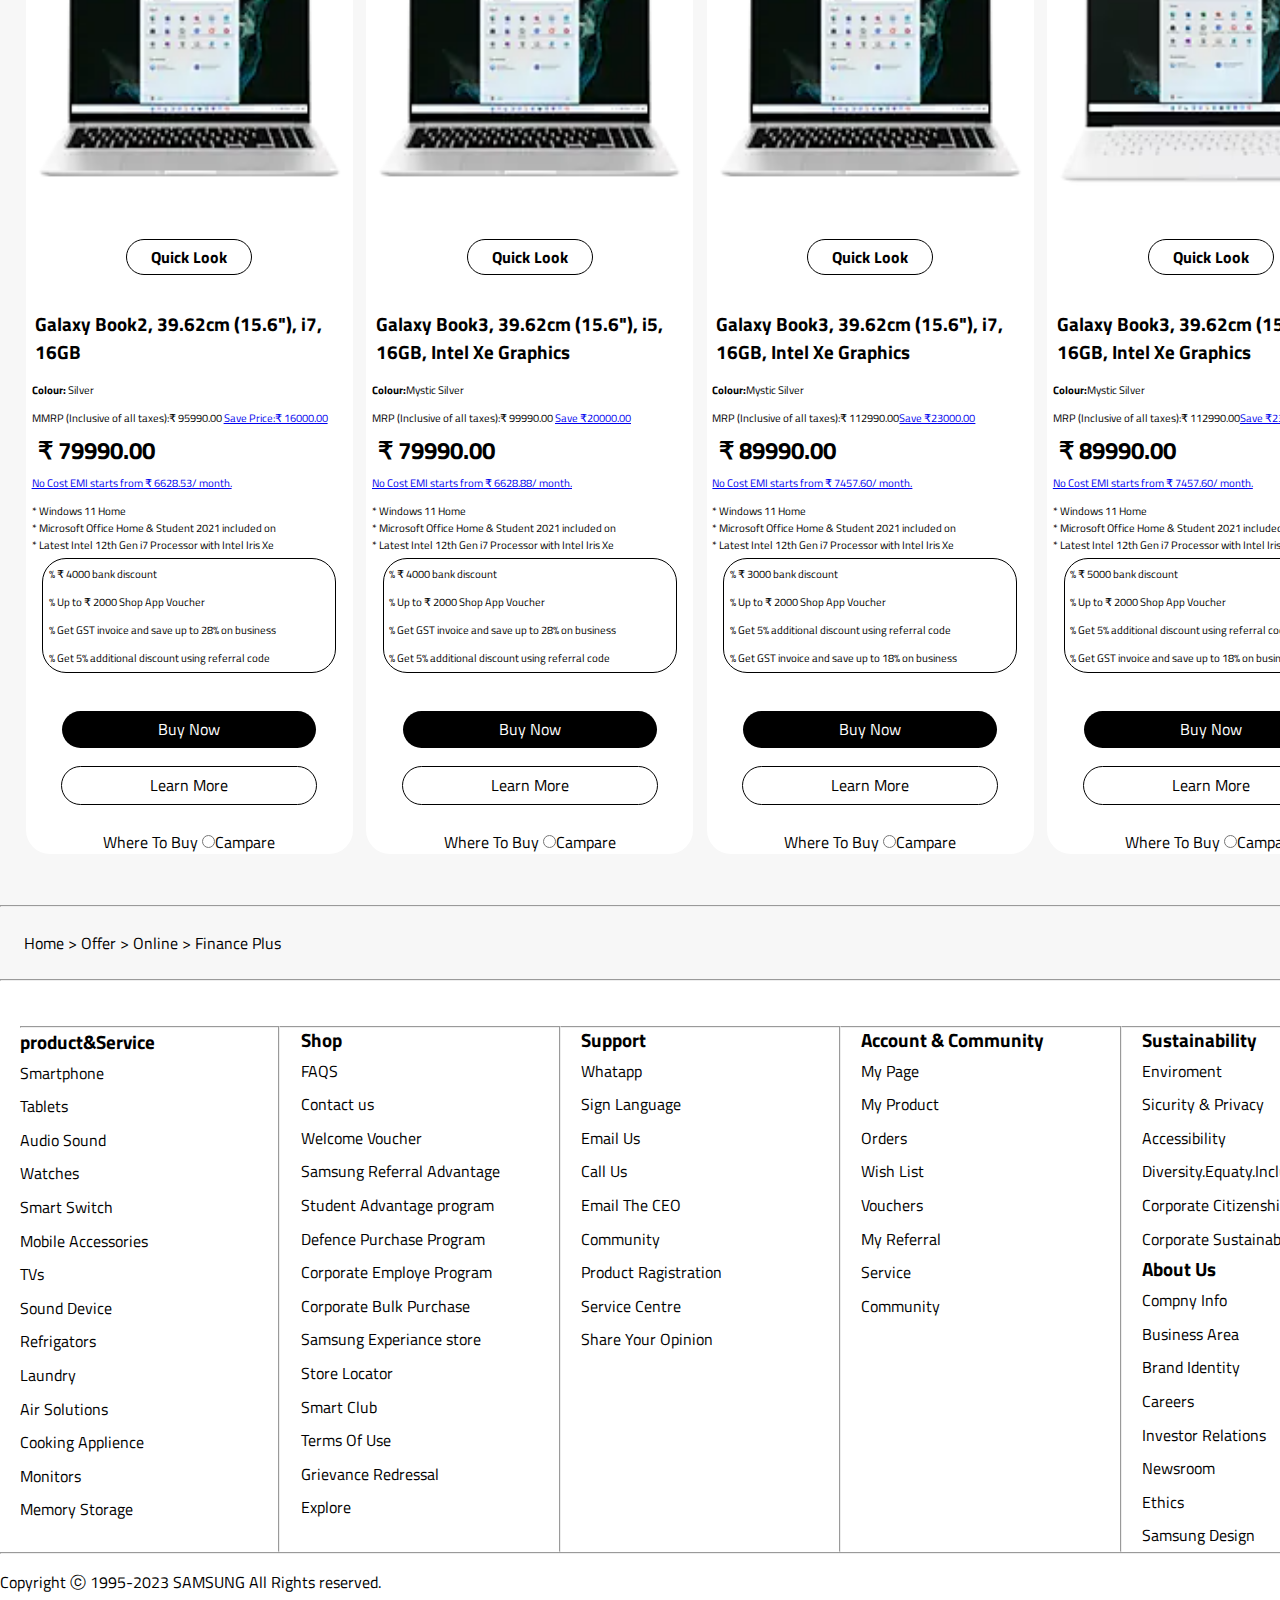
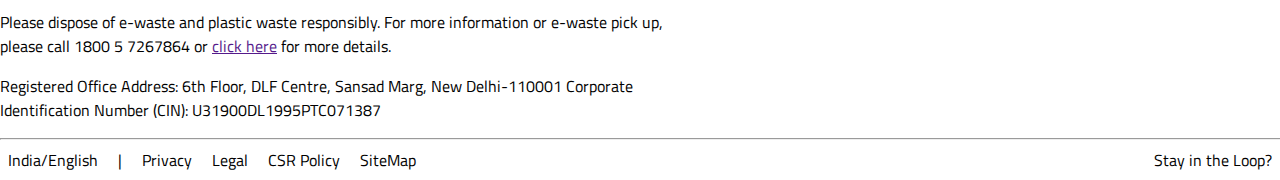
<file: samsung clone/samsung/laptop.html>
<!DOCTYPE html>
<html lang="en">
<head>
    <meta charset="UTF-8">
    <meta name="viewport" content="width=device-width, initial-scale=1.0">
    <title>Laptop & Monitor</title>
    <link rel="stylesheet" href="./CSS/laptop.css">
    <link rel="stylesheet" href="./CSS/laptopmediaquary.css">
    <link rel="stylesheet" href="https://cdnjs.cloudflare.com/ajax/libs/font-awesome/6.5.1/css/all.min.css"
        integrity="sha512-DTOQO9RWCH3ppGqcWaEA1BIZOC6xxalwEsw9c2QQeAIftl+Vegovlnee1c9QX4TctnWMn13TZye+giMm8e2LwA=="
        crossorigin="anonymous" referrerpolicy="no-referrer" />
</head>
<body>
         <!-----------------------------------------------------Header And Navbar----------------------------------------------- -->
    <header class="header">
        <div class="container">
            <nav class="navbar">
                <div class="row jcsb">
                    <div class="logo">
                        <a href="./index.html"><img src="./Assest/samsunglogo.png" alt=""></a>
                    </div>
                    <div class="menubar">
                        <ul>
                            <li><a href="./shop.html">Shop</a></li>
                            <li><a href="./mobile.html">Mobile</a></li>
                            <li><a href="./TV&AV.html">TV & AV</a></li>
                            <li><a href="./homeaaplience.html">Home Appliances</a></li>
                            <li><a href="./laptop.html">Laptop & Monitors</a></li>
                            <li><a href="./display.html">Display</a></li>
                            <li><a href="./accessories.html">Accessories</a></li>
                            <li><a href="./smartthing.html">Smart Things</a></li>
                        </ul>
                    </div>
                    <div class="icon">
                        <ul>
                            <li><a href=""><i class="fa-solid fa-magnifying-glass fa-beat"></i></a></li>
                            <li><a href=""><i class="fa-solid fa-cart-shopping fa-beat"></i></a></li>
                            <li><a href=""><i class="fa-solid fa-user fa-beat"></i></a></li>
                        </ul>
                    </div>
                </div>
            </nav>
        </div>
    </header>

     <!-----------------------------------------------------section one--------------------------------------------------->
     <section class="sec-one">
        <div class="container">
            <div class="list row jcsb">
                <ul>
                    <li><a href="#">Mobile</a></li>
                </ul>
                <ul>
                    <li><a href="#">SmartPhones</a></li>
                    <li><a href="#">Tablets</a></li>
                    <li><a href="#">Galaxy Books</a></li>
                    <li><a href="#">Watches</a></li>
                    <li><a href="#">Galaxy Buds</a></li>
                    <li><a href="#">Accessories</a></li>
                </ul>
            </div>
            <hr>
            <div class="row paddingtop paddingbottom">
                <div class="row jcsb">
                    <div class="col-15 ">
                        <div class="row">
                            <div class="image1">
                                <img src="./Laptop&Monitor/header-image1.png" alt="">
                            </div>
                            <div class="text paddingleft">
                                <h3>Galaxy Book</h3>
                                <p>Outstanding Performance <br> And Portability</p>
                            </div>
                        </div>
                    </div>
                    <div class="col-15">
                        <div class="row">
                            <div class="image1">
                                <img src="./Laptop&Monitor/header-image2.png" alt="">
                            </div>
                            <div class="text paddingleft">
                                <h3>Galaxy Book 360</h3>
                                <p>Thin And Light 2-in-1 <br>laptop</p>
                            </div>
                        </div>
                    </div>
                    <div class="col-15">
                        <div class="row">
                            <div class="image1">
                                <img src="./Laptop&Monitor/header-image3.png" alt="">
                            </div>
                            <div class="text paddingleft">
                                <h3>Galaxy Book Accessories</h3>
                                <p>Mice,Pouches And More</p>
                            </div>
                        </div>
                    </div>
                    <div class="col-15">
                        <div class="row">
                            <div class="image1">
                                <img src="./Laptop&Monitor/header-image4.png" alt="">
                            </div>
                            <div class="text paddingleft">
                                <h3>All Galaxy Book</h3>
                                <p>Explore All Galaxy Laptops</p>
                            </div>
                        </div>
                    </div>
                    <div class="greater paddingleft">
                        <a href=""><h2><i class="fa-solid fa-greater-than"></i></h2></a>   
                    </div>
                </div>
            </div>
            <hr>
        </div>
    </section>

 <!-----------------------------------------------------section two--------------------------------------------------->
 <div class="container">
 <section class="sec-three main">
        <div class="main">
            <div class="image">
                <img src="./Laptop&Monitor/sec2-image.png" alt="">
            </div>
            <div class="textmain">
                <div class="text paddingleft paddingtop fontsize psize">
                    <h2>Galaxy Book3 Pro 360</h2>
                    <p>Degign That Bends Over Backwards.</p>
                </div>
                <div class="btn paddingleft paddingtop">
                    <a href="#" id="learn">Learn More</a>
                    <a href="#" id="buynow">Buy Now</a>
                </div>
            </div>
        </div>
    </section>
</div> 

 <!-----------------------------------------------------section two--------------------------------------------------->
 <div class="container">
    <section class="sec-three">
        <div class="row jcsb margin">
            <div class="col-24 col-20box">
                <div class="wishlist  end">
                    <a href="#"><i class="fa-regular fa-heart fa-beat"></i></a>
                </div>
                <div class="image">
                    <img src="./Laptop&Monitor/sec3-image1.png" alt="">
                </div>
                <div class="text">
                    <div class="btn textalign paddingbottom">
                        <a href="#" id="buy">Quick Look</a>
                    </div> 
                        <h3>Galaxy Book3, 39.62cm (15.6"), i5, 8GB, Intel Xe Graphics</h3>
                        <p><b>Colour:</b>Mystic Silver</p>
                        <p>MMRP (Inclusive of all taxes):₹ 93990.00  <a href="#">Save Price:₹ 19000.00</a></p>
                        <h2>₹ 74990.00</h2>
                        <a href="#"><p>No Cost EMI starts from ₹ 6214.53/ month.</p></a>
                </div>
                <div class="text">
                    <p>* Next-level performance with 13th Gen Intel® Core™<br>
                        * Thin & light <br>
                       * Long-lasting battery</p>
                </div>
                <div class="inbox text">
                    <p>% ₹ 5000 bank discount</p>
                    <p>% Up to ₹ 2000 Shop App Voucher</p>
                    <p>% Get 5% additional discount using referral code</p>
                    <p>% Get GST invoice and save up to 18% on business purchases</p>
                </div>
                <div class="btn textalign paddingtop paddingbottom">
                    <a href="#" id="now">Buy Now</a>
                    <div class="learnmore">
                        <a href="#" id="more">Learn More</a>
                    </div>
                </div>
                <div class="location textalign ">
                    <i class="fa-solid fa-location-dot"></i>Where To Buy
                    <input type="radio" name="" id="">Campare
                </div>
            </div>

            <div class="col-24 col-20box">
                <div class="wishlist end">
                    <a href="#"><i class="fa-regular fa-heart fa-beat"></i></a>
                </div>
                <div class="image">
                    <img src="./Laptop&Monitor/sec3-image1.png" alt="">
                </div>
                <div class="text">
                    <div class="btn textalign paddingbottom">
                        <a href="#" id="buy">Quick Look</a>
                    </div> 
                        <h3>Galaxy Book3, 39.62cm (15.6"), i5, 16GB, Intel Xe Graphics</h3>
                        <p><b>Colour:</b>Mystic Silver</p>
                        <p>MRP (Inclusive of all taxes):₹ 99990.00  <a href="#">Save ₹20000.00</a></p>
                        <h2>₹ 79990.00</h2>
                        <a href="#"><p>No Cost EMI starts from ₹ 6628.88/ month.</p></a>
                </div>
                <div class="text">
                    <p>*Next-level performance with 13th Gen Intel® Core™ <br>
                        Thin & light <br>
                        Long-lasting battery </p>
                       
                </div>
                <div class="inbox text">
                    <p>% ₹ 5000 bank discount</p>
                    <p>% Up to ₹ 2000 Shop App Voucher</p>
                    <p>% Get 5% additional discount using referral code</p>
                    <p>% Get GST invoice and save up to 18% on business purchases</p>
                </div>
                <div class="btn textalign paddingtop paddingbottom">
                    <a href="#" id="now">Buy Now</a>
                    <div class="learnmore">
                        <a href="#" id="more">Learn More</a>
                    </div>
                </div>
                <div class="location textalign ">
                    <i class="fa-solid fa-location-dot"></i>Where To Buy
                    <input type="radio" name="" id="">Campare
                </div>
            </div>
            <div class="col-24 col-20box">
                <div class="wishlist end">
                    <a href="#"><i class="fa-regular fa-heart fa-beat"></i></a>
                </div>
                <div class="image">
                    <img src="./Laptop&Monitor/sec3-image1.png" alt="">
                </div>
                <div class="text">
                    <div class="btn textalign paddingbottom">
                        <a href="#" id="buy">Quick Look</a>
                    </div> 
                        <h3>Galaxy Book3, 39.62cm (15.6"), i7, 16GB, Intel Xe Graphics</h3>
                        <p><b>Colour:</b>Mystic Silver</p>
                        <p>MRP (Inclusive of all taxes):₹ 112990.00<a href="#">Save ₹23000.00</a></p>
                        <h2>₹ 89990.00</h2>
                        <a href="#"><p>No Cost EMI starts from ₹ 7457.60/ month.</p></a>
                </div>
                <div class="text">
                    <p>* Next-level performance with 13th Gen Intel® Core™<br>
                        * Thin & light <br>
                       * Long-lasting battery</p>
                </div>
                <div class="inbox text">
                    <p>% ₹ 5000 bank discount</p>
                    <p>% Up to ₹ 2000 Shop App Voucher</p>
                    <p>% Get 5% additional discount using referral code</p>
                    <p>% Get GST invoice and save up to 18% on business purchases</p>
                </div>
                <div class="btn textalign paddingtop paddingbottom">
                    <a href="#" id="now">Buy Now</a>
                    <div class="learnmore">
                        <a href="#" id="more">Learn More</a>
                    </div>
                </div>
                <div class="location textalign ">
                    <i class="fa-solid fa-location-dot"></i>Where To Buy
                    <input type="radio" name="" id="">Campare
                </div>
            </div>
            <div class="col-24 col-20box">
                <div class="wishlist end">
                    <a href="#"><i class="fa-regular fa-heart fa-beat"></i></a>
                </div>
                <div class="image">
                    <img src="./Laptop&Monitor/sec3-image2.png" alt="">
                </div>
                <div class="text">
                    <div class="btn textalign paddingbottom">
                        <a href="#" id="buy">Quick Look</a>
                    </div> 
                        <h3>Galaxy Book3, 39.62cm (15.6"), i7, 16GB, Intel Xe Graphics</h3>
                        <p><b>Colour:</b>Mystic Silver</p>
                        <p>MRP (Inclusive of all taxes):₹ 112990.00<a href="#">Save ₹23000.00</a></p>
                        <h2>₹ 89990.00</h2>
                        <a href="#"><p>No Cost EMI starts from ₹ 7457.60/ month.</p></a>
                </div>
                <div class="text">
                    <p>* Next-level performance with 13th Gen Intel® Core™<br>
                        * Thin & light <br>
                       * Long-lasting battery</p>
                </div>
                <div class="inbox text">
                    <p>% ₹ 5000 bank discount</p>
                    <p>% Up to ₹ 2000 Shop App Voucher</p>
                    <p>% Get 5% additional discount using referral code</p>
                    <p>% Get GST invoice and save up to 18% on business purchases</p>
                </div>
                <div class="btn textalign paddingtop paddingbottom">
                    <a href="#" id="now">Buy Now</a>
                    <div class="learnmore">
                        <a href="#" id="more">Learn More</a>
                    </div>
                </div>
                <div class="location textalign ">
                    <i class="fa-solid fa-location-dot"></i>Where To Buy
                    <input type="radio" name="" id="">Campare
                </div>
            </div>
        </div>

        <div class="row jcsb margin">
            <div class="col-24 col-20box">
                <div class="wishlist end">
                    <a href="#"><i class="fa-regular fa-heart fa-beat"></i></a>
                </div>
                <div class="image">
                    <img src="./Laptop&Monitor/sec3-image2.png" alt="">
                </div>
                <div class="text">
                    <div class="btn textalign paddingbottom">
                        <a href="#" id="buy">Quick Look</a>
                    </div> 
                        <h3>Galaxy Book3 Pro, 40.62cm (16"), i7, 16GB, Intel Xe Graphics</h3>
                        <p><b>Colour:</b>Graphite</p>
                        <div class="bt">
                            <a href="">512 Gb</a>
                            <a href="">1 Tb</a>
                        </div>
                        <p>MRP (Inclusive of all taxes):₹ 207990.00 <a href="#">Save ₹42000.00</a></p>
                        <h2>₹ 165990.00</h2>
                        <a href="#"><p>No Cost EMI starts from ₹ 13755.83/ month.</p></a>
                </div>
                <div class="text">
                    <p>* Next-level performance with 13th Gen Intel® Core™ <br>
                       * Your work on full display with Dynamic AMOLED 2X <br>
                       * Lightweight to work from anywhere</p>
                </div>
                <div class="inbox text">
                    <p>% ₹ 10000 bank discount</p>
                    <p>% Up to ₹ 2000 Shop App Voucher</p>
                    <p>% Get 5% additional discount using referral code</p>
                    <p>% Get GST invoice and save up to 18% on business purchases</p>
                </div>
                <div class="btn textalign paddingtop paddingbottom">
                    <a href="#" id="now">Buy Now</a>
                    <div class="learnmore">
                        <a href="#" id="more">Learn More</a>
                    </div>
                </div>
                <div class="location textalign ">
                    <i class="fa-solid fa-location-dot"></i>Where To Buy
                    <input type="radio" name="" id="">Campare
                </div>
            </div>

            <div class="col-24 col-20box">
                <div class="wishlist end">
                    <a href="#"><i class="fa-regular fa-heart fa-beat"></i></a>
                </div>
                <div class="image">
                    <img src="./Laptop&Monitor/sec3-image2.png" alt="">
                </div>
                <div class="text">
                    <div class="btn textalign paddingbottom">
                        <a href="#" id="buy">Quick Look</a>
                    </div> 
                        <h3>Galaxy Book3 Pro, 35.56cm (14"), i7, 16GB, Intel Xe Graphics</h3>
                        <p><b>Colour:</b>Mystic Silver</p>
                        <div class="bt">
                            <a href="">512 Gb</a>
                            <a href="">1 Tb</a>
                        </div>
                        <p>MRP (Inclusive of all taxes):₹ 194990.00  <a href="#">Save ₹39000.00</a></p>
                        <h2>₹ 155990.00</h2>
                        <a href="#"><p>No Cost EMI starts from ₹ 12927.11/ month.</p></a>
                </div>
                <div class="text">
                    <p>*Next-level performance with 13th Gen Intel® Core™ <br>
                        Thin & light <br>
                        Long-lasting battery </p>
                       
                </div>
                <div class="inbox text">
                    <p>% ₹ 5000 bank discount</p>
                    <p>% Up to ₹ 2000 Shop App Voucher</p>
                    <p>% Get 5% additional discount using referral code</p>
                    <p>% Get GST invoice and save up to 18% on business purchases</p>
                </div>
                <div class="btn textalign paddingtop paddingbottom">
                    <a href="#" id="now">Buy Now</a>
                    <div class="learnmore">
                        <a href="#" id="more">Learn More</a>
                    </div>
                </div>
                <div class="location textalign ">
                    <i class="fa-solid fa-location-dot"></i>Where To Buy
                    <input type="radio" name="" id="">Campare
                </div>
            </div>
            <div class="col-24 col-20box">
                <div class="wishlist end">
                    <a href="#"><i class="fa-regular fa-heart fa-beat"></i></a>
                </div>
                <div class="image">
                    <img src="./Laptop&Monitor/sec3-image2.png" alt="">
                </div>
                <div class="text">
                    <div class="btn textalign paddingbottom">
                        <a href="#" id="buy">Quick Look</a>
                    </div> 
                        <h3>Galaxy Book3, 39.62cm (15.6"), i7, 16GB, Intel Xe Graphics</h3>
                        <p><b>Colour:</b>Mystic Silver</p>
                        <div class="bt">
                            <a href="">512 Gb</a>
                            <a href="">1 Tb</a>
                        </div>
                        <p>MRP (Inclusive of all taxes):₹ 164990.00<a href="#">Save ₹33000.00</a></p>
                        <h2>₹ 131990.00</h2>
                        <a href="#"><p>No Cost EMI starts from ₹ 109338.60/ month.</p></a>
                </div>
                <div class="text">
                    <p>* Next-level performance with 13th Gen Intel® Core™<br>
                        * Thin & light <br>
                       * Long-lasting battery</p>
                </div>
                <div class="inbox text">
                    <p>% ₹ 5000 bank discount</p>
                    <p>% Up to ₹ 2000 Shop App Voucher</p>
                    <p>% Get 5% additional discount using referral code</p>
                    <p>% Get GST invoice and save up to 18% on business purchases</p>
                </div>
                <div class="btn textalign paddingtop paddingbottom">
                    <a href="#" id="now">Buy Now</a>
                    <div class="learnmore">
                        <a href="#" id="more">Learn More</a>
                    </div>
                </div>
                <div class="location textalign ">
                    <i class="fa-solid fa-location-dot"></i>Where To Buy
                    <input type="radio" name="" id="">Campare
                </div>
            </div>
            <div class="col-24 col-20box">
                <div class="wishlist end">
                    <a href="#"><i class="fa-regular fa-heart fa-beat"></i></a>
                </div>
                <div class="image">
                    <img src="./Laptop&Monitor/sec3-image1.png" alt="">
                </div>
                <div class="text">
                    <div class="btn textalign paddingbottom">
                        <a href="#" id="buy">Quick Look</a>
                    </div> 
                        <h3>Galaxy Book2, 39.62cm (15.6"), i5, 8GB</h3>
                        <p><b>Colour:</b> Silver</p>
                        <div class="bt">
                            <a href="">512 Gb</a>
                            <a href="">1 Tb</a>
                        </div>
                        <p>MRP (Inclusive of all taxes):₹ 83990.00<a href="#">Save ₹20000.00</a></p>
                        <h2>₹ 63990.00</h2>
                        <a href="#"><p>No Cost EMI starts from ₹ 5302.60/ month.</p></a>
                </div>
                <div class="text">
                    <p>* Windows 11 Home<br>
                        * Microsoft Office Home & Student 2021 included on<br>
                       * latest Intel 12th Gen i5 Processor</p>
                </div>
                <div class="inbox text">
                    <p>% ₹ 4000 bank discount</p>
                    <p>% Up to ₹ 2000 Shop App Voucher</p>
                    <p>% Get GST invoice and save up to 28% on business</p>
                    <p>% Get GST invoice and save up to 18% on business purchases</p>
                </div>
                <div class="btn textalign paddingtop paddingbottom">
                    <a href="#" id="now">Buy Now</a>
                    <div class="learnmore">
                        <a href="#" id="more">Learn More</a>
                    </div>
                </div>
                <div class="location textalign ">
                    <i class="fa-solid fa-location-dot"></i>Where To Buy
                    <input type="radio" name="" id="">Campare
                </div>
            </div>
        </div>



        <div class="row jcsb margin">
            <div class="col-24 col-20box">
                <div class="wishlist end">
                    <a href="#"><i class="fa-regular fa-heart fa-beat"></i></a>
                </div>
                <div class="image">
                    <img src="./Laptop&Monitor/sec3-image4.png" alt="">
                </div>
                <div class="text">
                    <div class="btn textalign paddingbottom">
                        <a href="#" id="buy">Quick Look</a>
                    </div> 
                        <h3>Galaxy Book2, 39.62cm (15.6"), i7, 16GB</h3>
                        <p><b>Colour:</b> Silver</p>
                        <p>MMRP (Inclusive of all taxes):₹ 95990.00  <a href="#">Save Price:₹ 16000.00</a></p>
                        <h2>₹ 79990.00</h2>
                        <a href="#"><p>No Cost EMI starts from ₹ 6628.53/ month.</p></a>
                </div>
                <div class="text">
                    <p>* Windows 11 Home<br>
                        * Microsoft Office Home & Student 2021 included on<br>
                       * Latest Intel 12th Gen i7 Processor with Intel Iris Xe</p>
                </div>
                <div class="inbox text">
                    <p>% ₹ 4000 bank discount</p>
                    <p>% Up to ₹ 2000 Shop App Voucher</p>
                    <p>% Get GST invoice and save up to 28% on business</p>
                    <p>% Get 5% additional discount using referral code</p>
                </div>
                <div class="btn textalign paddingtop paddingbottom">
                    <a href="#" id="now">Buy Now</a>
                    <div class="learnmore">
                        <a href="#" id="more">Learn More</a>
                    </div>
                </div>
                <div class="location textalign ">
                    <i class="fa-solid fa-location-dot"></i>Where To Buy
                    <input type="radio" name="" id="">Campare
                </div>
            </div>

            <div class="col-24 col-20box">
                <div class="wishlist end">
                    <a href="#"><i class="fa-regular fa-heart fa-beat"></i></a>
                </div>
                <div class="image">
                    <img src="./Laptop&Monitor/sec3-image4.png" alt="">
                </div>
                <div class="text">
                    <div class="btn textalign paddingbottom">
                        <a href="#" id="buy">Quick Look</a>
                    </div> 
                        <h3>Galaxy Book3, 39.62cm (15.6"), i5, 16GB, Intel Xe Graphics</h3>
                        <p><b>Colour:</b>Mystic Silver</p>
                        <p>MRP (Inclusive of all taxes):₹ 99990.00  <a href="#">Save ₹20000.00</a></p>
                        <h2>₹ 79990.00</h2>
                        <a href="#"><p>No Cost EMI starts from ₹ 6628.88/ month.</p></a>
                </div>
                <div class="text">
                    <p>* Windows 11 Home<br>
                        * Microsoft Office Home & Student 2021 included on<br>
                       * Latest Intel 12th Gen i7 Processor with Intel Iris Xe</p>
                       
                </div>
                <div class="inbox text">
                    <p>% ₹ 4000 bank discount</p>
                    <p>% Up to ₹ 2000 Shop App Voucher</p>
                    <p>% Get GST invoice and save up to 28% on business</p>
                    <p>% Get 5% additional discount using referral code</p>
                </div>
                <div class="btn textalign paddingtop paddingbottom">
                    <a href="#" id="now">Buy Now</a>
                    <div class="learnmore">
                        <a href="#" id="more">Learn More</a>
                    </div>
                </div>
                <div class="location textalign ">
                    <i class="fa-solid fa-location-dot"></i>Where To Buy
                    <input type="radio" name="" id="">Campare
                </div>
            </div>
            <div class="col-24 col-20box">
                <div class="wishlist end">
                    <a href="#"><i class="fa-regular fa-heart fa-beat"></i></a>
                </div>
                <div class="image">
                    <img src="./Laptop&Monitor/sec3-image4.png" alt="">
                </div>
                <div class="text">
                    <div class="btn textalign paddingbottom">
                        <a href="#" id="buy">Quick Look</a>
                    </div> 
                        <h3>Galaxy Book3, 39.62cm (15.6"), i7, 16GB, Intel Xe Graphics</h3>
                        <p><b>Colour:</b>Mystic Silver</p>
                        <p>MRP (Inclusive of all taxes):₹ 112990.00<a href="#">Save ₹23000.00</a></p>
                        <h2>₹ 89990.00</h2>
                        <a href="#"><p>No Cost EMI starts from ₹ 7457.60/ month.</p></a>
                </div>
                <div class="text">
                    <p>* Windows 11 Home<br>
                        * Microsoft Office Home & Student 2021 included on<br>
                       * Latest Intel 12th Gen i7 Processor with Intel Iris Xe</p>
                </div>
                <div class="inbox text">
                    <p>% ₹ 3000 bank discount</p>
                    <p>% Up to ₹ 2000 Shop App Voucher</p>
                    <p>% Get 5% additional discount using referral code</p>
                    <p>% Get GST invoice and save up to 18% on business</p>
                </div>
                <div class="btn textalign paddingtop paddingbottom">
                    <a href="#" id="now">Buy Now</a>
                    <div class="learnmore">
                        <a href="#" id="more">Learn More</a>
                    </div>
                </div>
                <div class="location textalign ">
                    <i class="fa-solid fa-location-dot"></i>Where To Buy
                    <input type="radio" name="" id="">Campare
                </div>
            </div>
            <div class="col-24 col-20box">
                <div class="wishlist end">
                    <a href="#"><i class="fa-regular fa-heart fa-beat"></i></a>
                </div>
                <div class="image">
                    <img src="./Laptop&Monitor/sec2-image3.png" alt="">
                </div>
                <div class="text">
                    <div class="btn textalign paddingbottom">
                        <a href="#" id="buy">Quick Look</a>
                    </div> 
                        <h3>Galaxy Book3, 39.62cm (15.6"), i7, 16GB, Intel Xe Graphics</h3>
                        <p><b>Colour:</b>Mystic Silver</p>
                        <p>MRP (Inclusive of all taxes):₹ 112990.00<a href="#">Save ₹23000.00</a></p>
                        <h2>₹ 89990.00</h2>
                        <a href="#"><p>No Cost EMI starts from ₹ 7457.60/ month.</p></a>
                </div>
                <div class="text">
                    <p>* Windows 11 Home<br>
                        * Microsoft Office Home & Student 2021 included on<br>
                       * Latest Intel 12th Gen i7 Processor with Intel Iris Xe</p>
                </div>
                <div class="inbox text">
                    <p>% ₹ 5000 bank discount</p>
                    <p>% Up to ₹ 2000 Shop App Voucher</p>
                    <p>% Get 5% additional discount using referral code</p>
                    <p>% Get GST invoice and save up to 18% on business</p>
                </div>
                <div class="btn textalign paddingtop paddingbottom">
                    <a href="#" id="now">Buy Now</a>
                    <div class="learnmore">
                        <a href="#" id="more">Learn More</a>
                    </div>
                </div>
                <div class="location textalign ">
                    <i class="fa-solid fa-location-dot"></i>Where To Buy
                    <input type="radio" name="" id="">Campare
                </div>
            </div>
        </div>
        <hr>
    </section>
 </div>

 <!-----------------------------------------------------section three--------------------------------------------------->
 <div class="container">
    <section class="sec-three main">
        <div class="line">
            <a href="#">Home > Offer > Online > Finance Plus</a>
        </div>
        <hr>
       </section>
   </div> 


    <!-----------------------------------------------------Footer-------------------------------------------------->
    <div class="container">
        <footer>
            <div class="row border paddingtop">
                <div class="col-17">
                    <div class="product-Service">
                        <hr>
                        <h3>product&Service</h3>
                        <ul>
                            <li><a href="#">Smartphone</a></li>
                            <li><a href="#">Tablets</a></li>
                            <li><a href="#">Audio Sound</a></li>
                            <li><a href="#">Watches</a></li>
                            <li><a href="#">Smart Switch</a></li>
                            <li><a href="#">Mobile Accessories</a></li>
                            <li><a href="#">TVs</a></li>
                            <li><a href="#">Sound Device</a></li>
                            <li><a href="#">Refrigators</a></li>
                            <li><a href="#">Laundry</a></li>
                            <li><a href="#">Air Solutions</a></li>
                            <li><a href="#">Cooking Applience</a></li>
                            <li><a href="#">Monitors</a></li>
                            <li><a href="#">Memory Storage</a></li>
                        </ul>
                    </div>
                </div>
                <hr>
                <div class="col-17">
                    <div class="Shop ">
                        <h3>Shop</h3>
                        <ul>
                            <li><a href="#">FAQS</a></li>
                            <li><a href="#">Contact us</a></li>
                            <li><a href="#">Welcome Voucher</a></li>
                            <li><a href="#">Samsung Referral Advantage</a></li>
                            <li><a href="#">Student Advantage program</a></li>
                            <li><a href="#">Defence Purchase Program</a></li>
                            <li><a href="#">Corporate Employe Program</a></li>
                            <li><a href="#">Corporate Bulk Purchase</a></li>
                            <li><a href="#">Samsung Experiance store</a></li>
                            <li><a href="#">Store Locator</a></li>
                            <li><a href="#">Smart Club</a></li>
                            <li><a href="#">Terms Of Use</a></li>
                            <li><a href="#">Grievance Redressal</a></li>
                            <li><a href="#">Explore</a></li>
                        </ul>
                    </div>
                </div>
                <hr>
                <div class="col-17">
                    <div class="product-Service ">
                        <h3>Support</h3>
                        <ul>
                            <li><a href="#">Whatapp</a></li>
                            <li><a href="#">Sign Language</a></li>
                            <li><a href="#">Email Us</a></li>
                            <li><a href="#">Call Us</a></li>
                            <li><a href="#">Email The CEO</a></li>
                            <li><a href="#">Community</a></li>
                            <li><a href="#">Product Ragistration</a></li>
                            <li><a href="#">Service Centre</a></li>
                            <li><a href="#">Share Your Opinion</a></li>
                        </ul>
                    </div>
                </div>
                <hr>
                <div class="col-17">
                    <div class="product-Service">
                        <h3>Account & Community</h3>
                        <ul>
                            <li><a href="#">My Page</a></li>
                            <li><a href="#">My Product</a></li>
                            <li><a href="#">Orders</a></li>
                            <li><a href="#">Wish List</a></li>
                            <li><a href="#">Vouchers</a></li>
                            <li><a href="#">My Referral</a></li>
                            <li><a href="#">Service</a></li>
                            <li><a href="#">Community</a></li>
                        </ul>

                    </div>
                </div>
                <hr>
                <div class="col-17">
                    <div class="product-Service border">
                        <h3>Sustainability</h3>
                        <ul>
                            <li><a href="#">Enviroment</a></li>
                            <li><a href="#">Sicurity & Privacy</a></li>
                            <li><a href="#">Accessibility</a></li>
                            <li><a href="#">Diversity.Equaty.Inclusion</a></li>
                            <li><a href="#">Corporate Citizenship</a></li>
                            <li><a href="#">Corporate Sustainability</a></li>
                            <h3>About Us</h3>
                            <li><a href="#">Compny Info</a></li>
                            <li><a href="#">Business Area</a></li>
                            <li><a href="#">Brand Identity</a></li>
                            <li><a href="#">Careers</a></li>
                            <li><a href="#">Investor Relations</a></li>
                            <li><a href="#">Newsroom</a></li>
                            <li><a href="#">Ethics</a></li>
                            <li><a href="#">Samsung Design</a></li>
                        </ul>
                    </div>
                </div>

                <div class="term">
                    <hr>
                    <p>Copyright ⓒ 1995-2023 SAMSUNG All Rights reserved.</p>
                    <p>Please dispose of e-waste and plastic waste responsibly.
                        For more information or e-waste pick up, please call 1800 5 7267864 or <a href="">click here</a>
                        for more details.</p>
                    <p>Registered Office Address: 6th Floor, DLF Centre, Sansad Marg, New Delhi-110001
                        Corporate Identification Number (CIN): U31900DL1995PTC071387</p>
                </div>

            </div>
            <hr>
            <div class="row jcsb">
            <div class="policy">
              <Ul>
                <li><a href="https://www.samsung.com/in/function/ipredirection/ipredirectionLocalList/">India/English</a></li>
                <li>|</li>
                <li><a href="https://www.samsung.com/in/info/privacy//">Privacy</a></li>
                <li><a href="https://www.samsung.com/in/info/legal/">Legal</a></li>
                <li><a href="https://www.samsung.com/in/info/csr-policy/">CSR Policy</a></li>
                <li><a href="https://www.samsung.com/in/info/sitemap/">SiteMap</a></li>
              </Ul>
            </div>
            <div class="policy">
                <Ul>
                  <li><p>Stay in the Loop?	</p></li>
                  <li><a href="#"><i class="fa-brands fa-facebook fa-beat" style="color: #0f5ee6;"></i></a></li>
                  <li><a href="#"><i class="fa-brands fa-x-twitter fa-beat"></i></a></li>
                  <li><a href="#"><i class="fa-brands fa-instagram fa-beat" style="color: #cc350f;"></i></a></li>
                  <li><a href="#"><i class="fa-brands fa-youtube fa-beat" style="color: #f40606;"></i></a></li>
                  <li><a href="#"><i class="fa-brands fa-linkedin fa-beat" style="color: #0e4bb4;"></i></a></li>
                  <li><a href="#"><i class="fa-brands fa-whatsapp fa-beat" style="color: #19f00a;"></i></a></li>
                </Ul>
              </div>
            </div>
        </footer>
    </div>
</body>
</html>
</file>
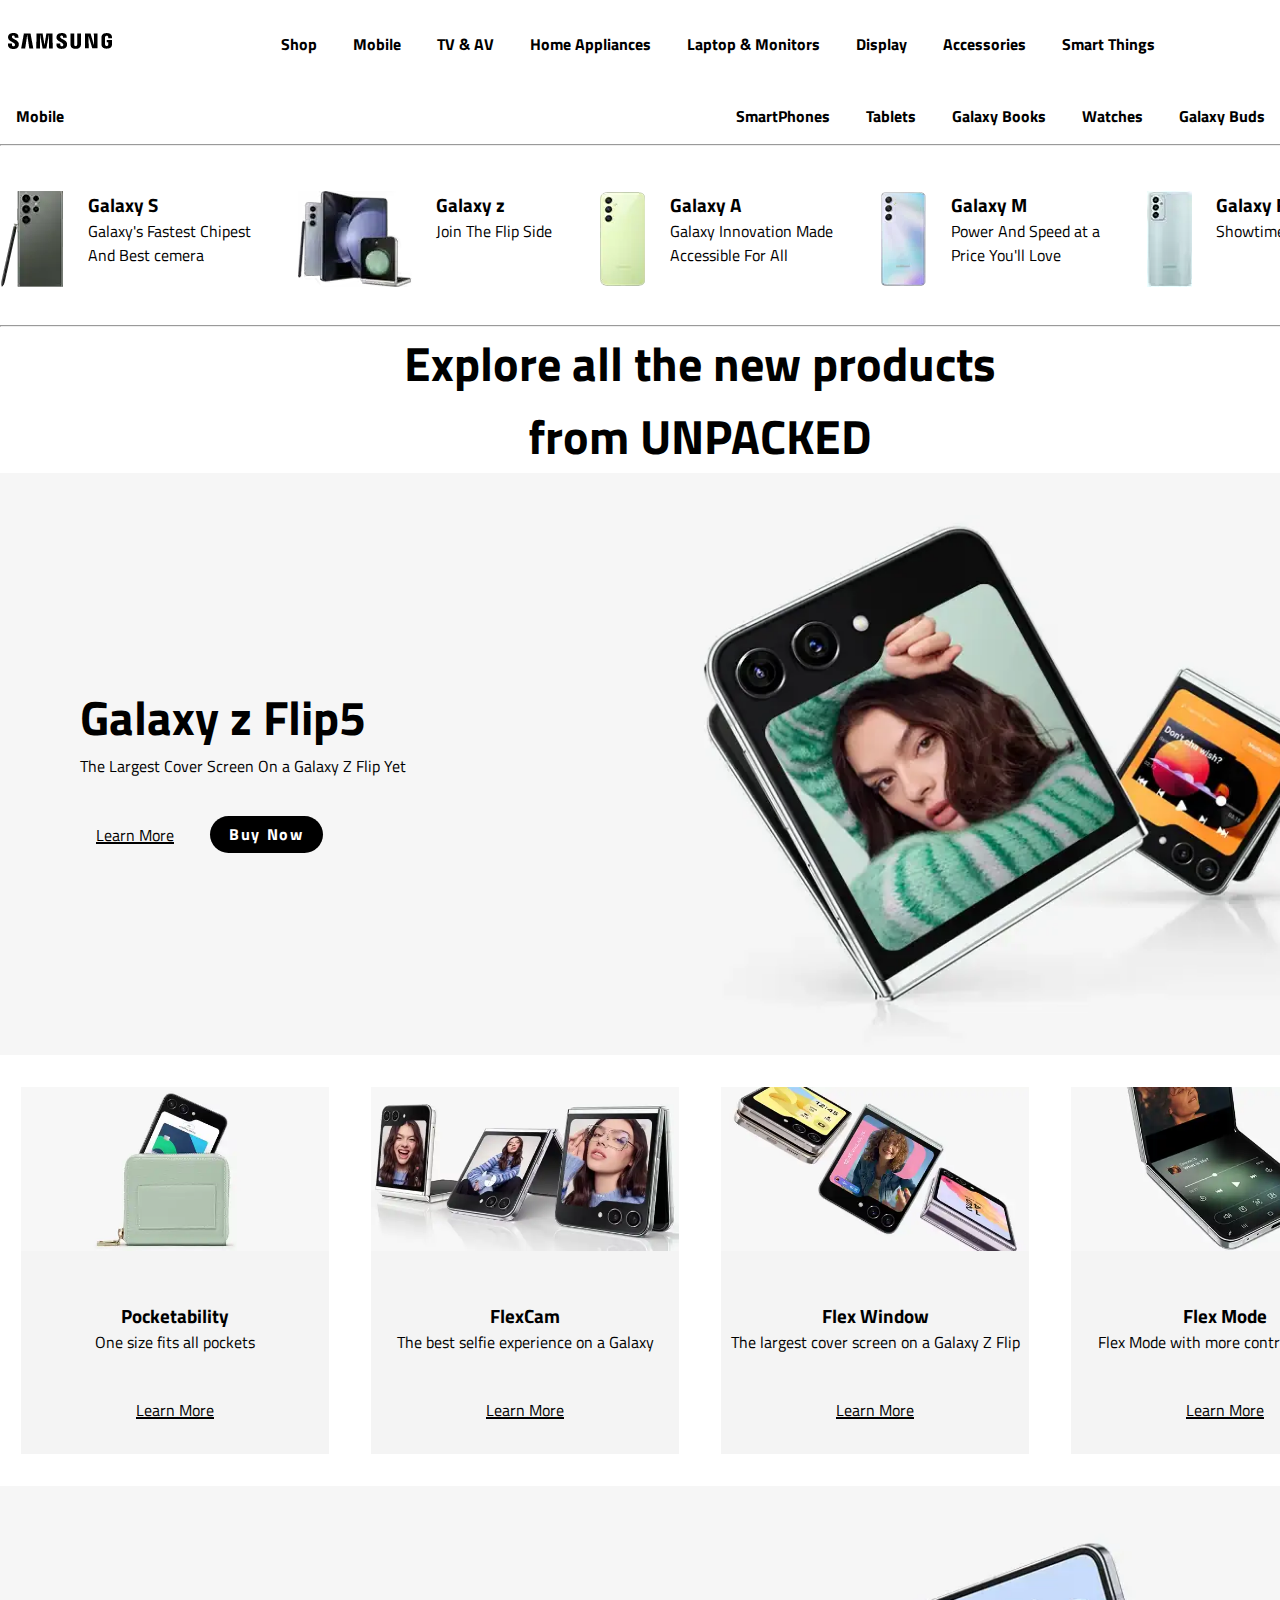
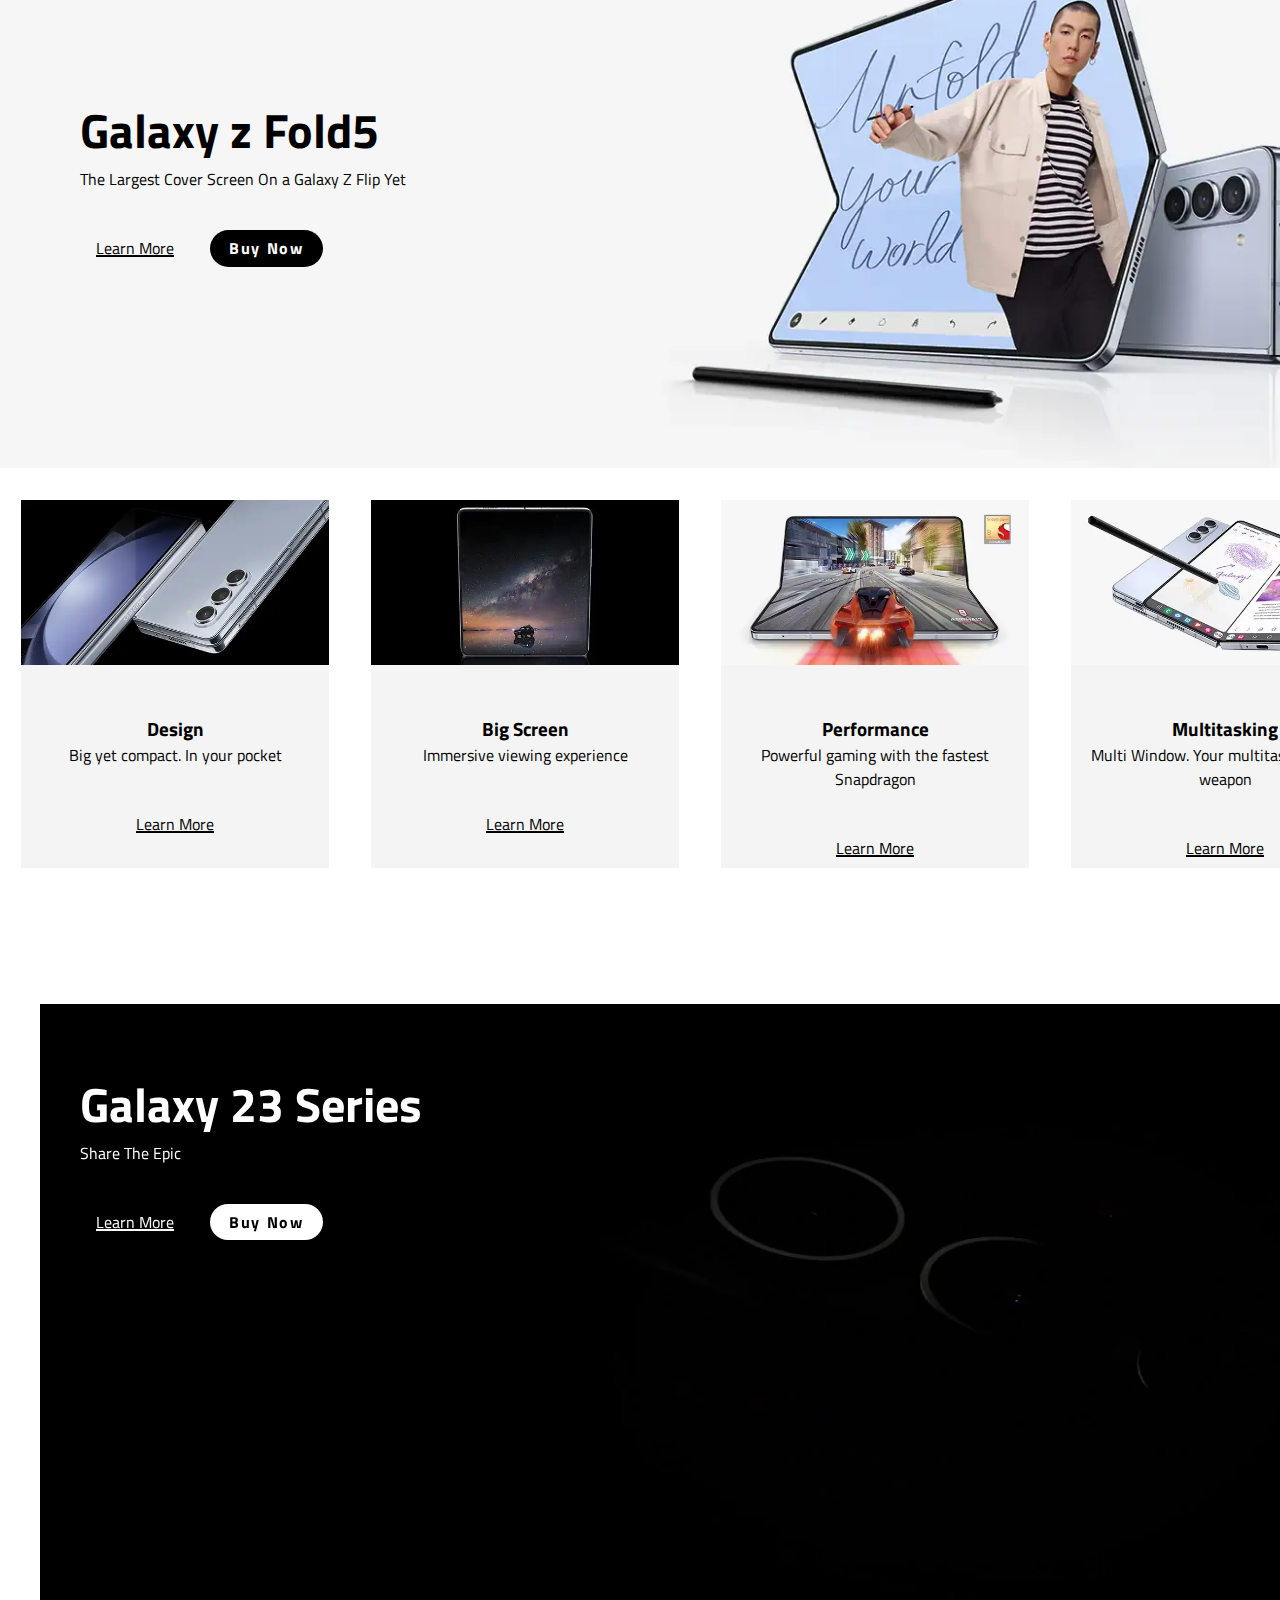
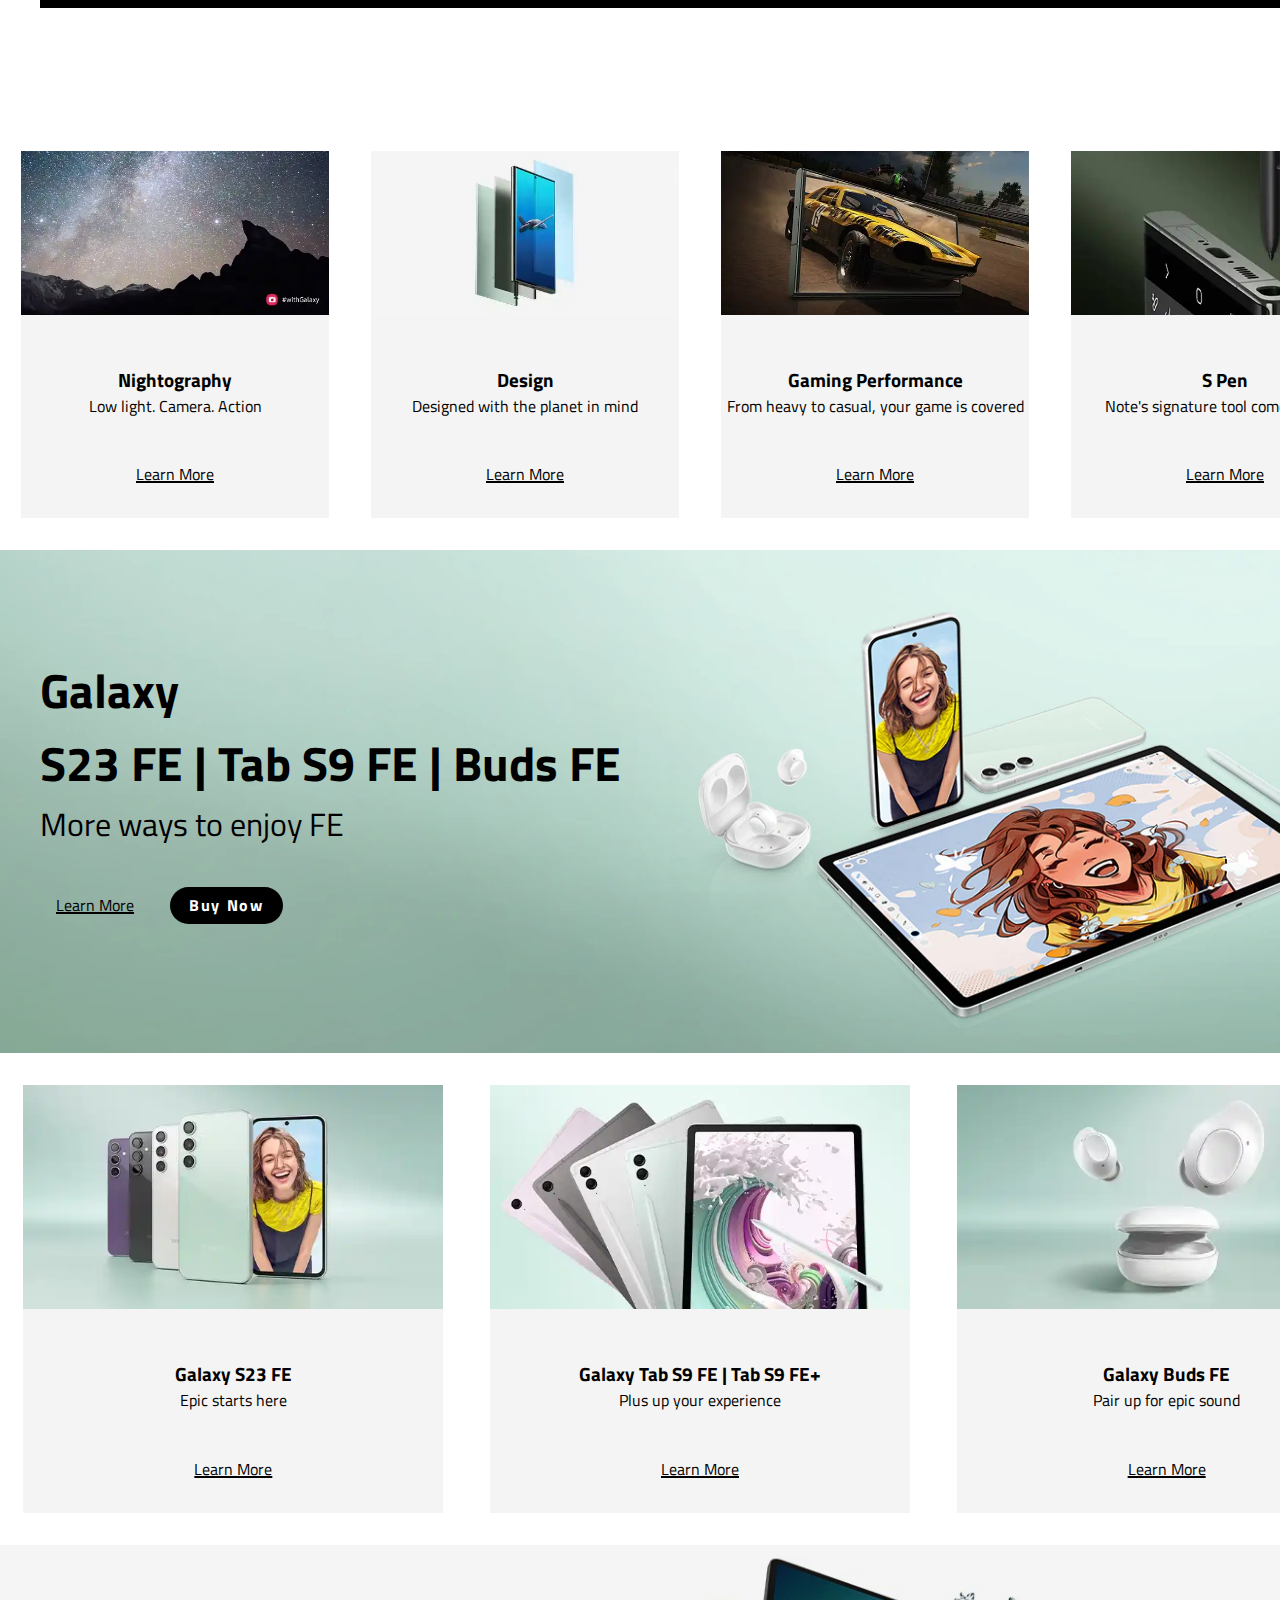
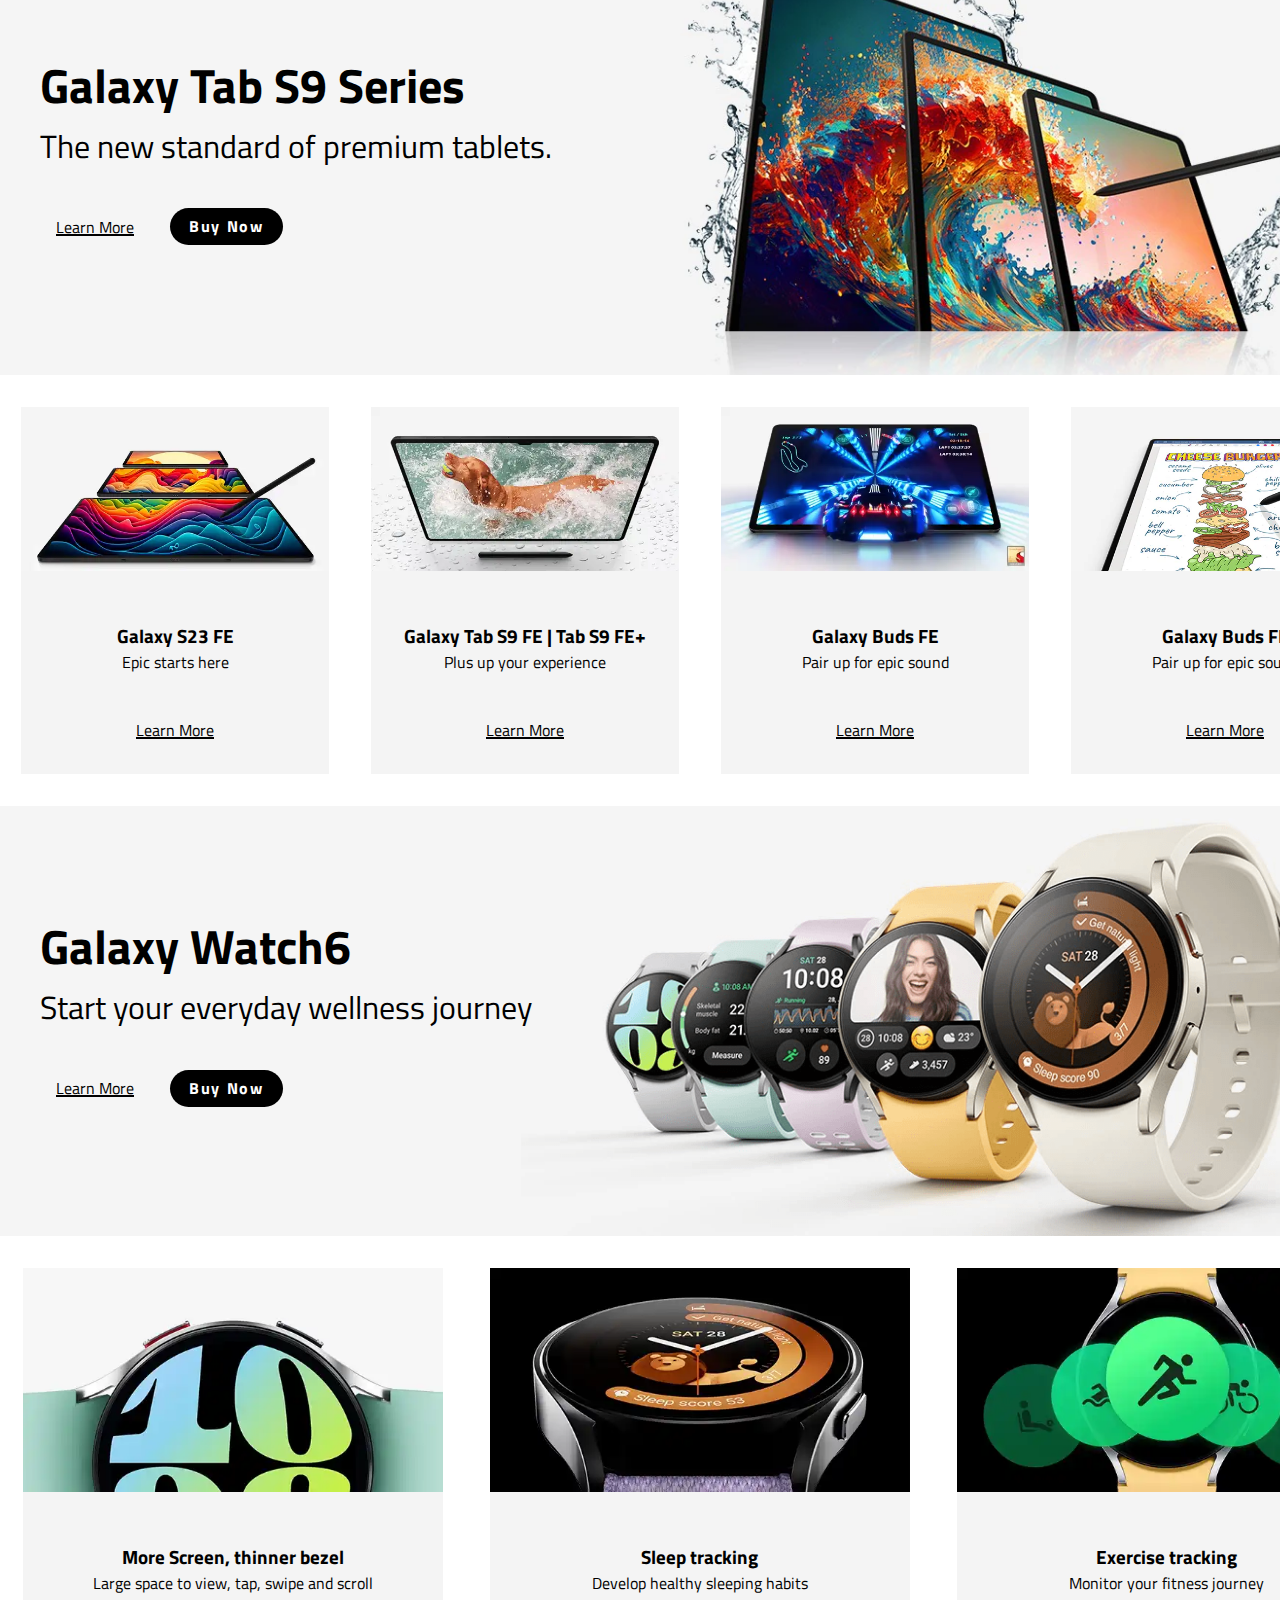
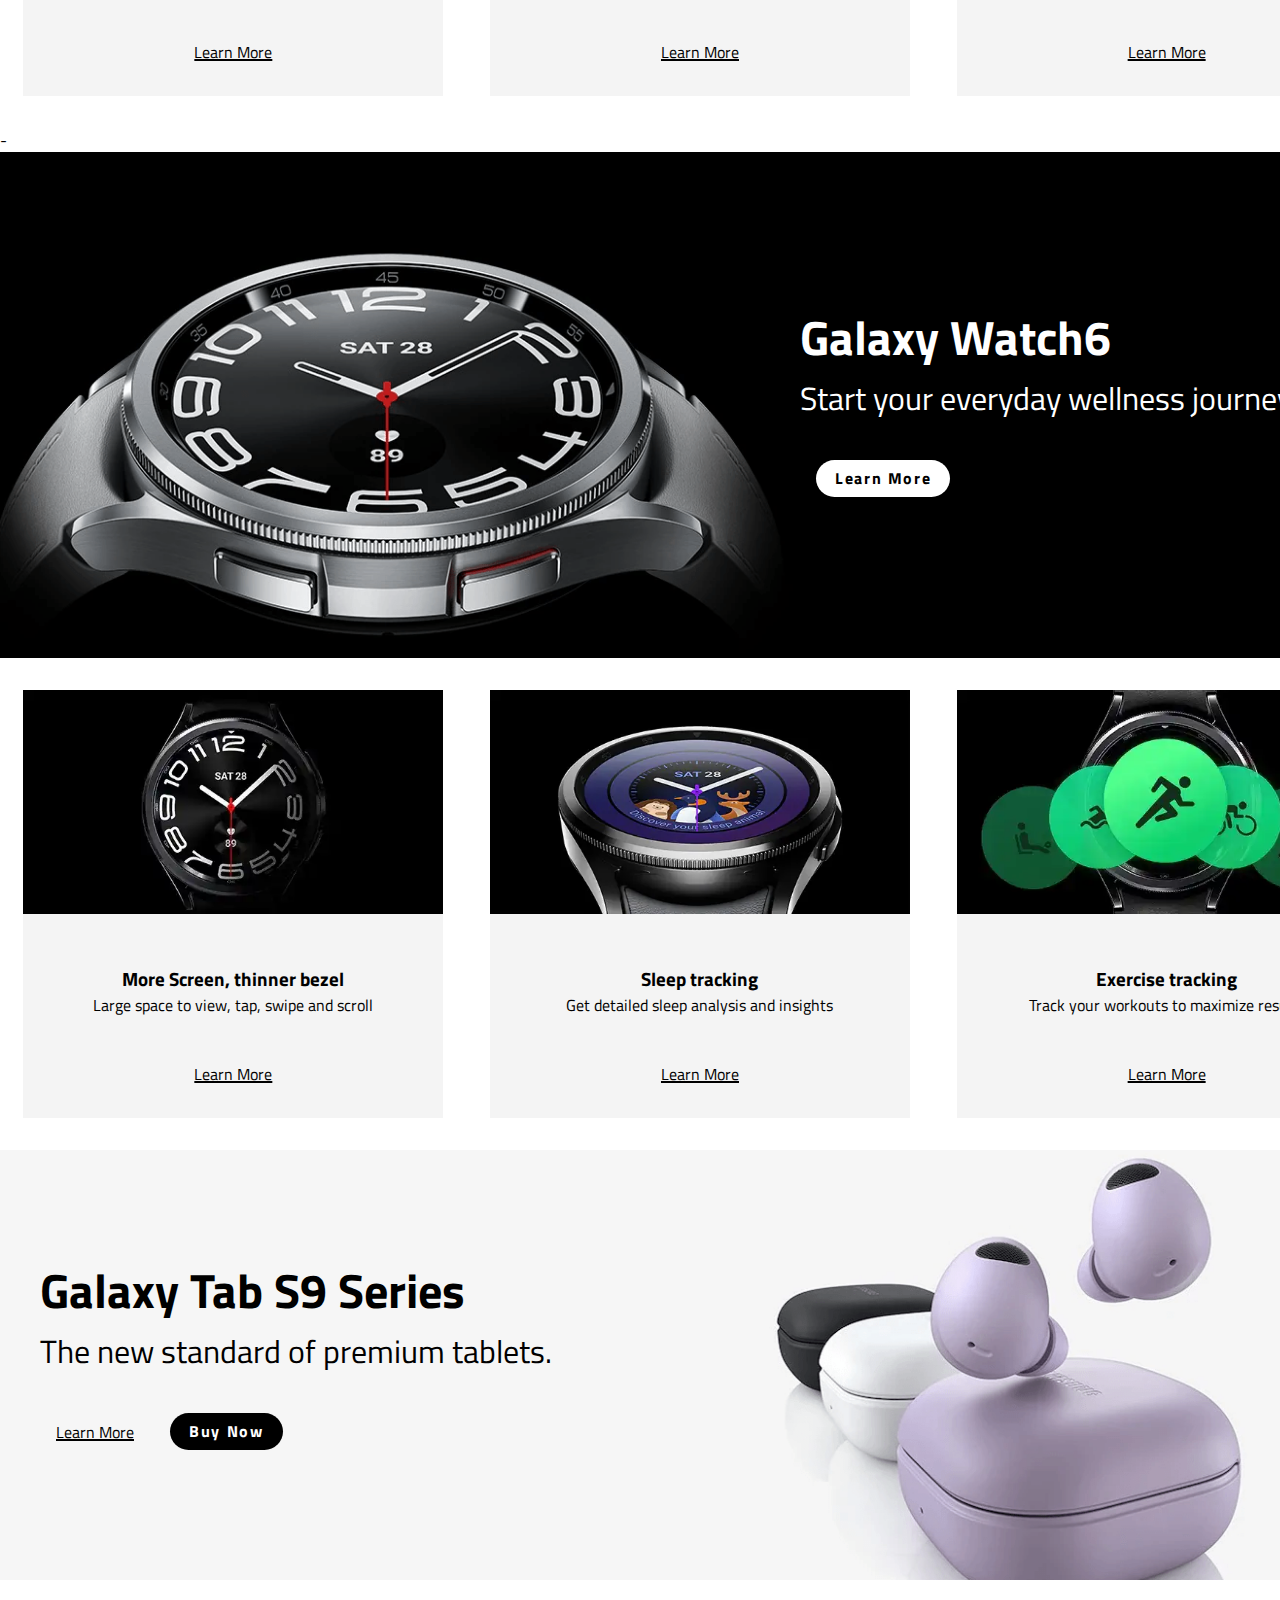
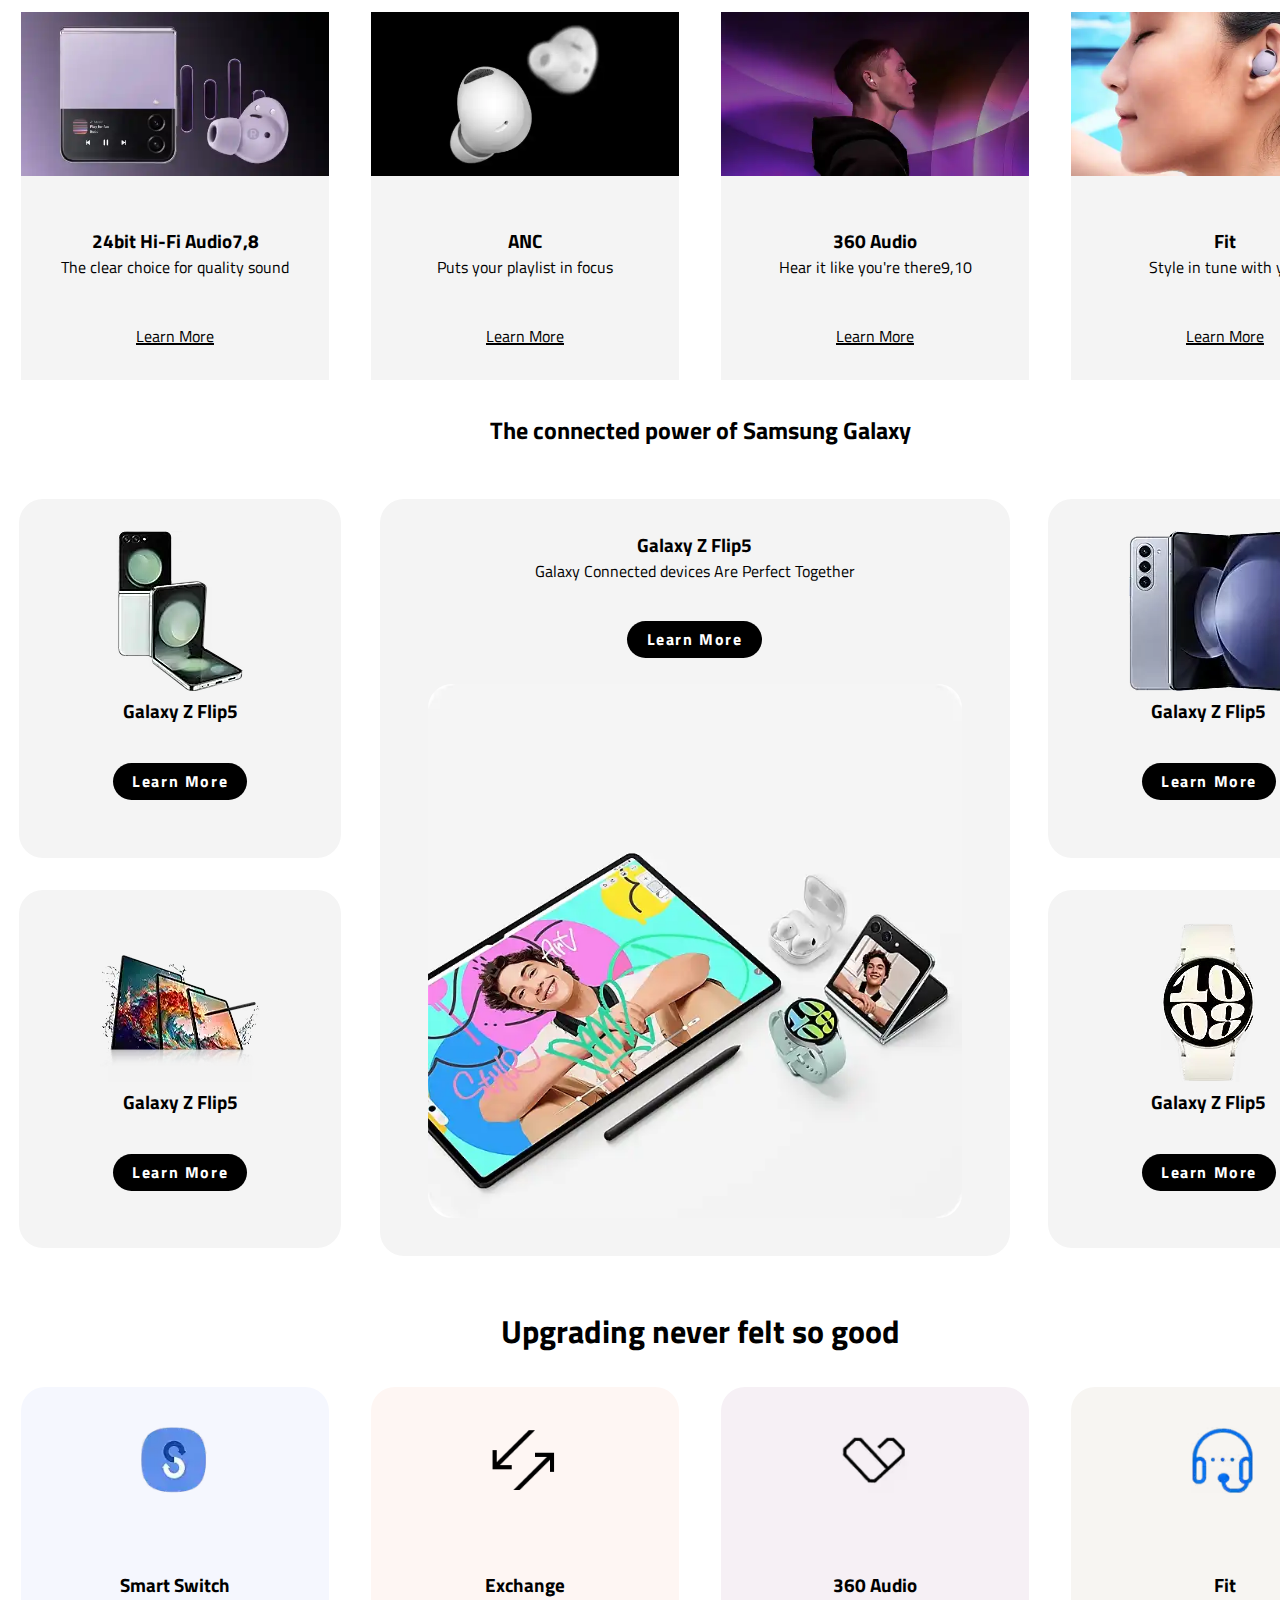
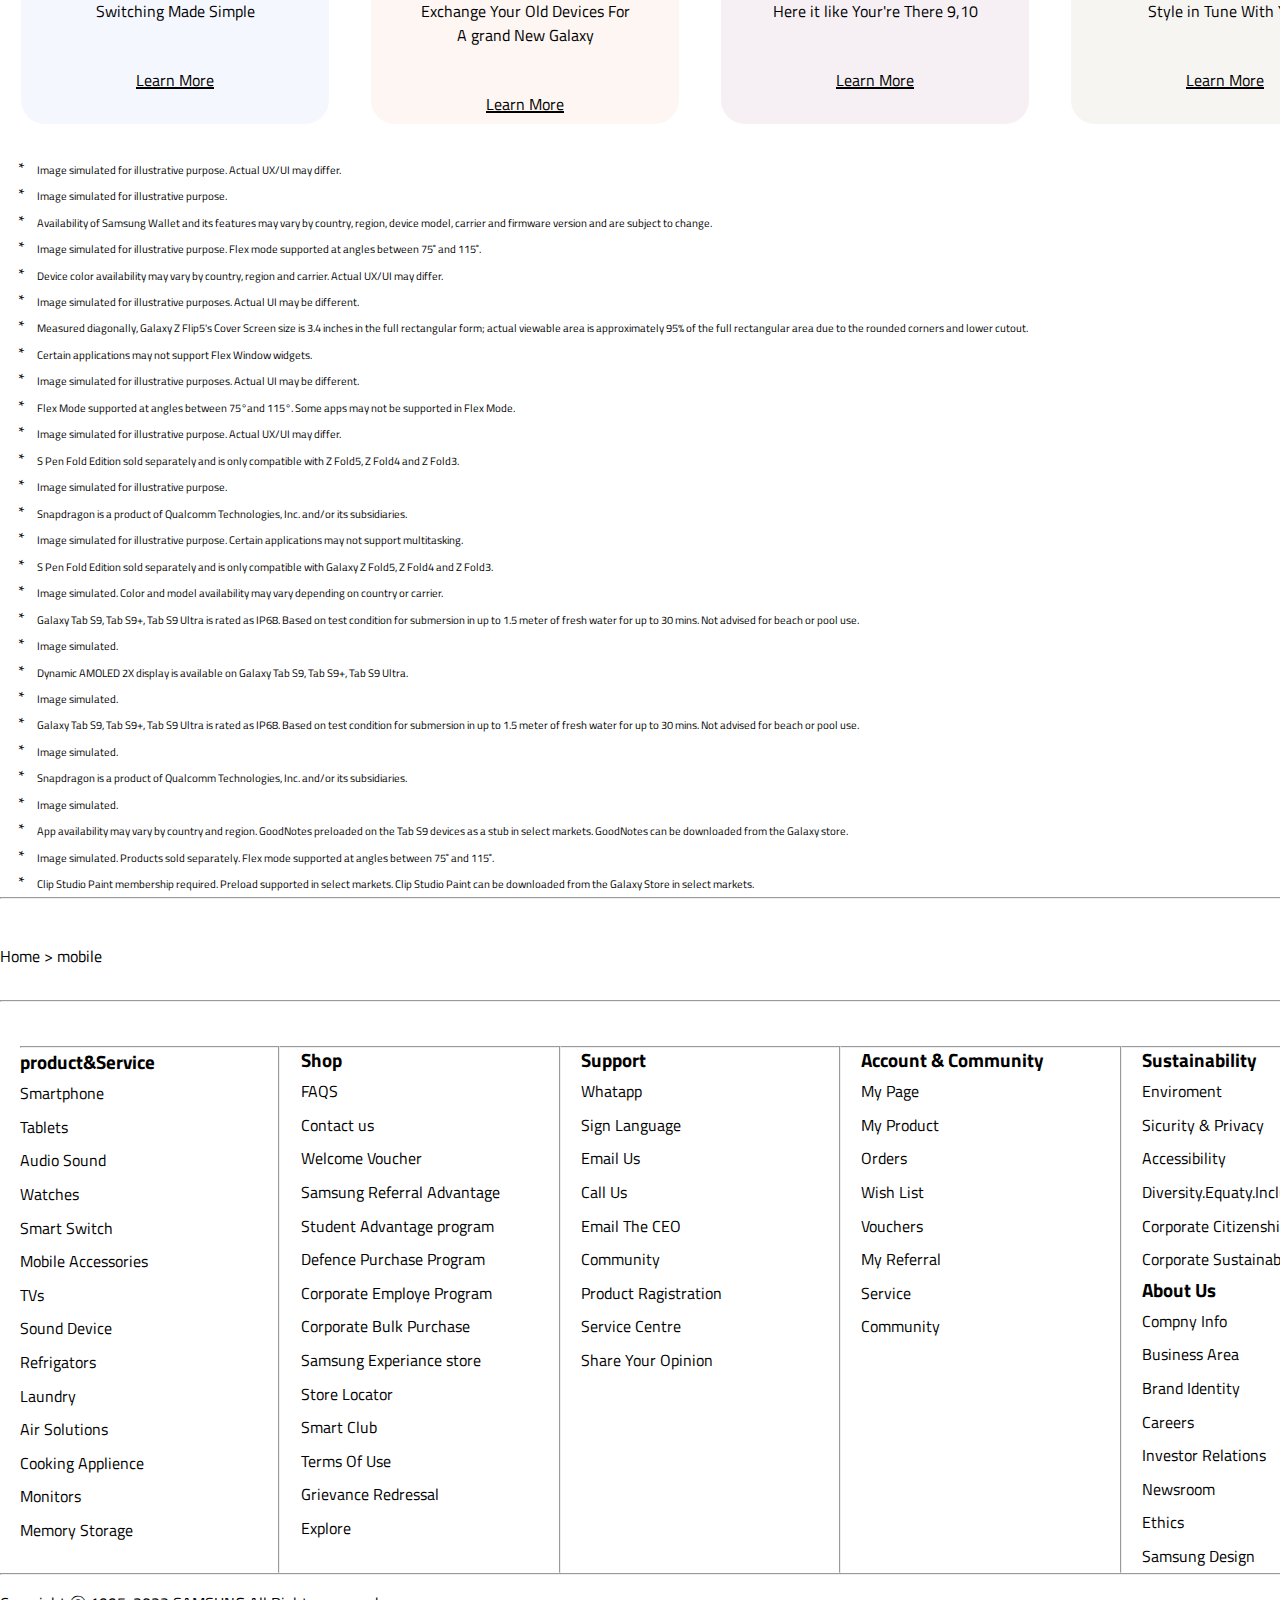
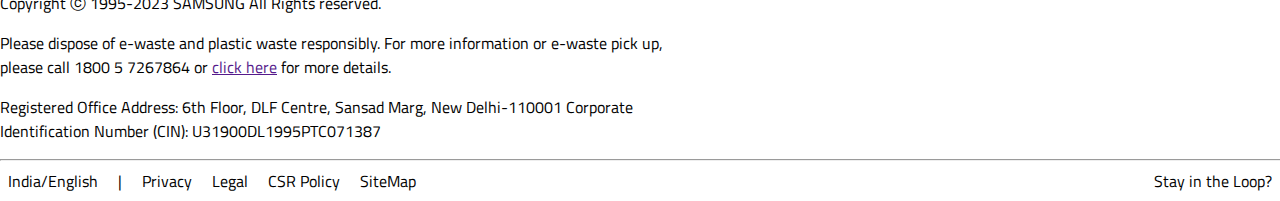
<file: samsung clone/samsung/mobile.html>
<!DOCTYPE html>
<html lang="en">

<head>
    <meta charset="UTF-8">
    <meta name="viewport" content="width=device-width, initial-scale=1.0">
    <title>Mobile Page</title>
    <link rel="stylesheet" href="./CSS/mobile.css">
    <link rel="stylesheet" href="./CSS/mobilemediaquary.css">
    <link rel="stylesheet" href="https://cdnjs.cloudflare.com/ajax/libs/font-awesome/6.5.1/css/all.min.css"
        integrity="sha512-DTOQO9RWCH3ppGqcWaEA1BIZOC6xxalwEsw9c2QQeAIftl+Vegovlnee1c9QX4TctnWMn13TZye+giMm8e2LwA=="
        crossorigin="anonymous" referrerpolicy="no-referrer" />
</head>

<body>
    <!-----------------------------------------------------Header And Navbar----------------------------------------------- -->
    <header class="header">
        <div class="container">
            <nav class="navbar">
                <div class="row jcsb">
                    <div class="logo">
                        <a href="./index.html"><img src="./Assest/samsunglogo.png" alt=""></a>
                    </div>
                    <div class="menubar">
                        <ul>
                            <li><a href="./shop.html">Shop</a></li>
                            <li><a href="./mobile.html">Mobile</a></li>
                            <li><a href="./TV&AV.html">TV & AV</a></li>
                            <li><a href="./homeaaplience.html">Home Appliances</a></li>
                            <li><a href="./laptop.html">Laptop & Monitors</a></li>
                            <li><a href="./display.html">Display</a></li>
                            <li><a href="./accessories.html">Accessories</a></li>
                            <li><a href="./smartthing.html">Smart Things</a></li>
                        </ul>
                    </div>
                    <div class="icon">
                        <ul>
                            <li><a href=""><i class="fa-solid fa-magnifying-glass fa-beat"></i></a></li>
                            <li><a href=""><i class="fa-solid fa-cart-shopping fa-beat"></i></a></li>
                            <li><a href=""><i class="fa-solid fa-user fa-beat"></i></a></li>
                        </ul>
                    </div>
                </div>
            </nav>
        </div>
    </header>

    <!-----------------------------------------------------section one--------------------------------------------------->
    <section class="sec-one">
        <div class="container">
            <div class="list row jcsb">
                <ul>
                    <li><a href="#">Mobile</a></li>
                </ul>
                <ul>
                    <li><a href="#">SmartPhones</a></li>
                    <li><a href="#">Tablets</a></li>
                    <li><a href="#">Galaxy Books</a></li>
                    <li><a href="#">Watches</a></li>
                    <li><a href="#">Galaxy Buds</a></li>
                    <li><a href="#">Accessories</a></li>
                </ul>
            </div>
            <hr>
            <div class="row paddingtop paddingbottom">
                <div class="row jcsb">
                    <div class="col-15 ">
                        <div class="row">
                            <div class="image1">
                                <img src="./Mobile/Header image1.webp" alt="">
                            </div>
                            <div class="text paddingleft">
                                <h3>Galaxy S</h3>
                                <p>Galaxy's Fastest Chipest <br>And Best cemera</p>
                            </div>
                        </div>
                    </div>
                    <div class="col-15">
                        <div class="row">
                            <div class="image1">
                                <img src="./Mobile/header image2.webp" alt="">
                            </div>
                            <div class="text paddingleft">
                                <h3>Galaxy z</h3>
                                <p>Join The Flip Side</p>
                            </div>
                        </div>
                    </div>
                    <div class="col-15">
                        <div class="row">
                            <div class="image1">
                                <img src="./Mobile/Header image3.webp" alt="">
                            </div>
                            <div class="text paddingleft">
                                <h3>Galaxy A</h3>
                                <p>Galaxy Innovation Made <br>Accessible For All</p>
                            </div>
                        </div>
                    </div>
                    <div class="col-15">
                        <div class="row">
                            <div class="image1">
                                <img src="./Mobile/Header image4.webp" alt="">
                            </div>
                            <div class="text paddingleft">
                                <h3>Galaxy M</h3>
                                <p>Power And Speed at a<br>Price You'll Love</p>
                            </div>
                        </div>
                    </div>
                    <div class="col-15">
                        <div class="row">
                            <div class="image1">
                                <img src="./Mobile/header image5.webp" alt="">
                            </div>
                            <div class="text paddingleft">
                                <h3>Galaxy F</h3>
                                <p>Showtime Anytime..</p>
                            </div>
                        </div>
                    </div>
                    <div class="greater">
                        <a href="">
                            <h2><i class="fa-solid fa-greater-than"></i></h2>
                        </a>
                    </div>
                </div>
            </div>
            <hr>
            <div class="text textalign fontsize">
                <h2>Explore all the new products <br>from UNPACKED</h2>
            </div>
        </div>
    </section>

    <!-----------------------------------------------------section Two--------------------------------------------------->
    <div class="container">
        <section class="sec-two main">
            <div class="main">
                <div class="text fontsize psize">
                    <h2>Galaxy z Flip5</h2>
                    <p>The Largest Cover Screen On a Galaxy Z Flip Yet</p>
                </div>
                <div class="btn paddingtop">
                    <a href="#" id="learn">Learn More</a>
                    <a href="#" id="buynow">Buy Now</a>
                </div>
            </div>
        </section>
        <div class="row ">
            <div class="col-22 col-22box">
                <div class="image1">
                    <img src="./Mobile/sec3-image1.webp" alt="">
                </div>
                <div class="text textalign paddingtop   ">
                    <h3>Pocketability</h3>
                    <p>One size fits all pockets</p>
                </div>
                <div class="btn paddingtop paddingbottom textalign">
                    <a href="#" id="learn">Learn More</a>
                </div>
            </div>
            <div class="col-22 col-22box">
                <div class="image1">
                    <img src="./Mobile/sec3-image2.webp" alt="">
                </div>
                <div class="text paddingtop textalign">
                    <h3>FlexCam</h3>
                    <p>The best selfie experience on a Galaxy </p>
                </div>
                <div class="btn paddingtop textalign">
                    <a href="#" id="learn">Learn More</a>
                </div>
            </div>
            <div class="col-22 col-22box">
                <div class="image1">
                    <img src="./Mobile/sec3-image3.webp" alt="">
                </div>
                <div class="text paddingtop textalign">
                    <h3>Flex Window</h3>
                    <p>The largest cover screen on a Galaxy Z Flip</p>
                </div>
                <div class="btn paddingtop textalign">
                    <a href="#" id="learn">Learn More</a>
                </div>
            </div>
            <div class="col-22 col-22box">
                <div class="image1">
                    <img src="./Mobile/sec3-image4.webp" alt="">
                </div>
                <div class="text paddingtop textalign">
                    <h3>Flex Mode</h3>
                    <p>Flex Mode with more controls at your </p>
                </div>
                <div class="btn paddingtop textalign">
                    <a href="#" id="learn">Learn More</a>
                </div>
            </div>
        </div>
    </div>

    <!-----------------------------------------------------section Three--------------------------------------------------->
    <div class="container">
        <section class="sec-three main">
            <div class="main">
                <div class="text fontsize psize">
                    <h2>Galaxy z Fold5</h2>
                    <p>The Largest Cover Screen On a Galaxy Z Flip Yet</p>
                </div>
                <div class="btn paddingtop">
                    <a href="#" id="learn">Learn More</a>
                    <a href="#" id="buynow">Buy Now</a>
                </div>
            </div>
        </section>
        <div class="row">
            <div class="col-22 col-22box">
                <div class="image1">
                    <img src="./Mobile/sec3-image5.webp" alt="">
                </div>
                <div class="text textalign paddingtop   ">
                    <h3>Design</h3>
                    <p>Big yet compact. In your pocket</p>
                </div>
                <div class="btn paddingtop paddingbottom textalign">
                    <a href="#" id="learn">Learn More</a>
                </div>
            </div>
            <div class="col-22 col-22box">
                <div class="image1">
                    <img src="./Mobile/sec3-image6.webp" alt="">
                </div>
                <div class="text paddingtop textalign">
                    <h3>Big Screen</h3>
                    <p>Immersive viewing experience </p>
                </div>
                <div class="btn paddingtop textalign">
                    <a href="#" id="learn">Learn More</a>
                </div>
            </div>
            <div class="col-22 col-22box">
                <div class="image1">
                    <img src="./Mobile/sec3-image7.webp" alt="">
                </div>
                <div class="text paddingtop textalign">
                    <h3>Performance</h3>
                    <p>Powerful gaming with the fastest Snapdragon</p>
                </div>
                <div class="btn paddingtop textalign">
                    <a href="#" id="learn">Learn More</a>
                </div>
            </div>
            <div class="col-22 col-22box">
                <div class="image1">
                    <img src="./Mobile/sec3-image8.webp" alt="">
                </div>
                <div class="text paddingtop textalign">
                    <h3>Multitasking</h3>
                    <p>Multi Window. Your multitasking secret weapon </p>
                </div>
                <div class="btn paddingtop textalign">
                    <a href="#" id="learn">Learn More</a>
                </div>
            </div>
        </div>
    </div>

     <!-----------------------------------------------------section Four--------------------------------------------------->
     <div class="container">
        <section class="sec-four main">
            <video id="background-video" autoplay loop muted >
                <source src="./Mobile/sec4video.mp4" type="video/mp4">
                </video>
            <div class="main sec4-text">
                <div class="text fontsize psize">
                    <h2>Galaxy 23 Series</h2>
                    <p>Share The Epic</p>
                </div>
                <div class="btn paddingtop">
                    <a href="#" id="learn">Learn More</a>
                    <a href="#" id="buy">Buy Now</a>
                </div>
            </div>
        </section>
        <div class="row">
            <div class="col-22 col-22box auto">
                <div class="image1">
                    <img src="./Mobile/sec3-image9.webp" alt="">
                </div>
                <div class="text textalign paddingtop   ">
                    <h3>Nightography</h3>
                    <p>Low light. Camera. Action</p>
                </div>
                <div class="btn paddingtop paddingbottom textalign">
                    <a href="#" id="learn">Learn More</a>
                </div>
            </div>
            <div class="col-22 col-22box">
                <div class="image1">
                    <img src="./Mobile/sec3-image10.webp" alt="">
                </div>
                <div class="text paddingtop textalign">
                    <h3>Design</h3>
                    <p>Designed with the planet in mind </p>
                </div>
                <div class="btn paddingtop textalign">
                    <a href="#" id="learn">Learn More</a>
                </div>
            </div>
            <div class="col-22 col-22box">
                <div class="image1">
                    <img src="./Mobile/sec3-image11.webp" alt="">
                </div>
                <div class="text paddingtop textalign">
                    <h3>Gaming Performance</h3>
                    <p>From heavy to casual, your game is covered </p>
                </div>
                <div class="btn paddingtop textalign">
                    <a href="#" id="learn">Learn More</a>
                </div>
            </div>
            <div class="col-22 col-22box">
                <div class="image1">
                    <img src="./Mobile/sec3-image12.webp" alt="">
                </div>
                <div class="text paddingtop textalign">
                    <h3>S Pen</h3>
                    <p>Note's signature tool comes built in </p>
                </div>
                <div class="btn paddingtop textalign">
                    <a href="#" id="learn">Learn More</a>
                </div>
            </div>
        </div>
    </div>

     <!-----------------------------------------------------section Five--------------------------------------------------->
     <div class="container">
        <section class="sec-five">
           
            <div class="main">
                <div class="text fontsize ">
                    <h2>Galaxy <br>S23 FE | Tab S9 FE | Buds FE</h2>
                    <p>More ways to enjoy FE</p>
                </div>
                <div class="btn paddingtop paddingbottom">
                    <a href="#" id="learn">Learn More</a>
                    <a href="#" id="buynow">Buy Now</a>
                </div>
            </div>
        </section>
        <div class="row">
            <div class="col-30 col-22box auto">
                <div class="image1">
                    <img src="./Mobile/sec5-image1.webp" alt="">
                </div>
                <div class="text textalign paddingtop   ">
                    <h3>Galaxy S23 FE</h3>
                    <p>Epic starts here</p>
                </div>
                <div class="btn paddingtop paddingbottom textalign">
                    <a href="#" id="learn">Learn More</a>
                </div>
            </div>
            <div class="col-30 col-22box">
                <div class="image1">
                    <img src="./Mobile/sec5-image2.webp" alt="">
                </div>
                <div class="text paddingtop textalign">
                    <h3>Galaxy Tab S9 FE | Tab S9 FE+</h3>
                    <p>Plus up your experience </p>
                </div>
                <div class="btn paddingtop textalign">
                    <a href="#" id="learn">Learn More</a>
                </div>
            </div>
            <div class="col-30 col-22box">
                <div class="image1">
                    <img src="./Mobile/sec5-image3.webp" alt="">
                </div>
                <div class="text paddingtop textalign">
                    <h3>Galaxy Buds FE</h3>
                    <p>Pair up for epic sound</p>
                </div>
                <div class="btn paddingtop textalign">
                    <a href="#" id="learn">Learn More</a>
                </div>
            </div>
        </div>
    </div>

    <!-----------------------------------------------------section six--------------------------------------------------->
    <div class="container">
        <section class="sec-six">
           
            <div class="main">
                <div class="text fontsize ">
                    <h2>Galaxy Tab S9 Series</h2>
                    <p>The new standard of premium tablets.</p>
                </div>
                <div class="btn paddingtop paddingbottom">
                    <a href="#" id="learn">Learn More</a>
                    <a href="#" id="buynow">Buy Now</a>
                </div>
            </div>
        </section>
        <div class="row">
            <div class="col-22 col-22box auto">
                <div class="image1">
                    <img src="./Mobile/sec6-image1.webp" alt="">
                </div>
                <div class="text textalign paddingtop   ">
                    <h3>Galaxy S23 FE</h3>
                    <p>Epic starts here</p>
                </div>
                <div class="btn paddingtop paddingbottom textalign">
                    <a href="#" id="learn">Learn More</a>
                </div>
            </div>
            <div class="col-22 col-22box">
                <div class="image1">
                    <img src="./Mobile/sec6-image2.webp" alt="">
                </div>
                <div class="text paddingtop textalign">
                    <h3>Galaxy Tab S9 FE | Tab S9 FE+</h3>
                    <p>Plus up your experience </p>
                </div>
                <div class="btn paddingtop textalign">
                    <a href="#" id="learn">Learn More</a>
                </div>
            </div>
            <div class="col-22 col-22box">
                <div class="image1">
                    <img src="./Mobile/sec6-image3.webp" alt="">
                </div>
                <div class="text paddingtop textalign">
                    <h3>Galaxy Buds FE</h3>
                    <p>Pair up for epic sound</p>
                </div>
                <div class="btn paddingtop textalign">
                    <a href="#" id="learn">Learn More</a>
                </div>
            </div>
            <div class="col-22 col-22box">
                <div class="image1">
                    <img src="./Mobile/sec6-image4.webp" alt="">
                </div>
                <div class="text paddingtop textalign">
                    <h3>Galaxy Buds FE</h3>
                    <p>Pair up for epic sound</p>
                </div>
                <div class="btn paddingtop textalign">
                    <a href="#" id="learn">Learn More</a>
                </div>
            </div>
        </div>
    </div>
      <!-----------------------------------------------------section seven--------------------------------------------------->
      <div class="container">
        <section class="sec-seven">
           
            <div class="main">
                <div class="text fontsize ">
                    <h2>Galaxy Watch6</h2>
                    <p>Start your everyday wellness journey</p>
                </div>
                <div class="btn paddingtop paddingbottom">
                    <a href="#" id="learn">Learn More</a>
                    <a href="#" id="buynow">Buy Now</a>
                </div>
            </div>
        </section>
        <div class="row">
            <div class="col-30 col-22box auto">
                <div class="image1">
                    <img src="./Mobile/sec7-image1.webp" alt="">
                </div>
                <div class="text textalign paddingtop   ">
                    <h3>More Screen, thinner bezel</h3>
                    <p>Large space to view, tap, swipe and scroll</p>
                </div>
                <div class="btn paddingtop paddingbottom textalign">
                    <a href="#" id="learn">Learn More</a>
                </div>
            </div>
            <div class="col-30 col-22box">
                <div class="image1">
                    <img src="./Mobile/sec7-image2.webp" alt="">
                </div>
                <div class="text paddingtop textalign">
                    <h3>Sleep tracking</h3>
                    <p>Develop healthy sleeping habits </p>
                </div>
                <div class="btn paddingtop textalign">
                    <a href="#" id="learn">Learn More</a>
                </div>
            </div>
            <div class="col-30 col-22box">
                <div class="image1">
                    <img src="./Mobile/sec7-image3.webp" alt="">
                </div>
                <div class="text paddingtop textalign">
                    <h3>Exercise tracking</h3>
                    <p>Monitor your fitness journey</p>
                </div>
                <div class="btn paddingtop textalign">
                    <a href="#" id="learn">Learn More</a>
                </div>
            </div>
        </div>
    </div>

     <!-----------------------------------------------------section eaight-------------------------------------------------->
     <div class="container">-
        <section class="sec-eaight paddingtop paddingbottom">
            <div class="main row">
                <div class="col-50">

                </div>
                <div class="col-50 sec8-text">
                    <div class="text fontsize ">
                        <h2>Galaxy Watch6</h2>
                        <p>Start your everyday wellness journey</p>
                    </div>
                    <div class="btn paddingtop paddingbottom">
                        <a href="#" id="buy">Learn More</a>
                       
                    </div>
                </div>
            </div>
        </section>
        <div class="row">
            <div class="col-30 col-22box auto">
                <div class="image1">
                    <img src="./Mobile/sec8-image2.webp" alt="">
                </div>
                <div class="text textalign paddingtop   ">
                    <h3>More Screen, thinner bezel</h3>
                    <p>Large space to view, tap, swipe and scroll</p>
                </div>
                <div class="btn paddingtop paddingbottom textalign">
                    <a href="#" id="learn">Learn More</a>
                </div>
            </div>
            <div class="col-30 col-22box">
                <div class="image1">
                    <img src="./Mobile/sec8-image3.webp" alt="">
                </div>
                <div class="text paddingtop textalign">
                    <h3>Sleep tracking</h3>
                    <p>Get detailed sleep analysis and insights </p>
                </div>
                <div class="btn paddingtop textalign">
                    <a href="#" id="learn">Learn More</a>
                </div>
            </div>
            <div class="col-30 col-22box">
                <div class="image1">
                    <img src="./Mobile/sec8-image4.webp" alt="">
                </div>
                <div class="text paddingtop textalign">
                    <h3>Exercise tracking</h3>
                    <p>Track your workouts to maximize results</p>
                </div>
                <div class="btn paddingtop textalign">
                    <a href="#" id="learn">Learn More</a>
                </div>
            </div>
        </div>
    </div>

      <!-----------------------------------------------------section Nine-------------------------------------------------->
    <div class="container">
        <section class="sec-nine">
           
            <div class="main">
                <div class="text fontsize ">
                    <h2>Galaxy Tab S9 Series</h2>
                    <p>The new standard of premium tablets.</p>
                </div>
                <div class="btn paddingtop paddingbottom">
                    <a href="#" id="learn">Learn More</a>
                    <a href="#" id="buynow">Buy Now</a>
                </div>
            </div>
        </section>
        <div class="row">
            <div class="col-22 col-22box auto">
                <div class="image1">
                    <img src="./Mobile/sec9-image1.webp" alt="">
                </div>
                <div class="text textalign paddingtop   ">
                    <h3>24bit Hi-Fi Audio7,8</h3>
                    <p>The clear choice for quality sound</p>
                </div>
                <div class="btn paddingtop paddingbottom textalign">
                    <a href="#" id="learn">Learn More</a>
                </div>
            </div>
            <div class="col-22 col-22box">
                <div class="image1">
                    <img src="./Mobile/sec9-image2.webp" alt="">
                </div>
                <div class="text paddingtop textalign">
                    <h3>ANC</h3>
                    <p>Puts your playlist in focus </p>
                </div>
                <div class="btn paddingtop textalign">
                    <a href="#" id="learn">Learn More</a>
                </div>
            </div>
            <div class="col-22 col-22box">
                <div class="image1">
                    <img src="./Mobile/sec9-image3.webp" alt="">
                </div>
                <div class="text paddingtop textalign">
                    <h3>360 Audio</h3>
                    <p>Hear it like you're there9,10</p>
                </div>
                <div class="btn paddingtop textalign">
                    <a href="#" id="learn">Learn More</a>
                </div>
            </div>
            <div class="col-22 col-22box">
                <div class="image1">
                    <img src="./Mobile/sec9-image4.webp" alt="">
                </div>
                <div class="text paddingtop textalign">
                    <h3>Fit</h3>
                    <p>Style in tune with you</p>
                </div>
                <div class="btn paddingtop textalign">
                    <a href="#" id="learn">Learn More</a>
                </div>
            </div>
        </div>
    </div>

     <!-----------------------------------------------------section Ten-------------------------------------------------->
     <div class="container">
        <section class="sec-ten textalign">
            <h2>The connected power of Samsung Galaxy</h2>
            <div class="row ">
                <div class="col-23 margin">
                    <div class="sec10-image1">
                        <img src="./Mobile/sec10-image1.webp" alt="">
                        <div class="text textalign">
                            <h3>Galaxy Z Flip5</h3>
                        </div>
                        <div class="btn paddingtop paddingbottom textalign">
                            <a href="#" id="buynow">Learn More</a>
                        </div>
                    </div>
                    <div class="sec10-image1">
                        <img src="./Mobile/sec10-image2.webp" alt="">
                        <div class="text textalign">
                            <h3>Galaxy Z Flip5</h3>
                        </div>
                        <div class="btn paddingtop paddingbottom textalign">
                            <a href="#" id="buynow">Learn More</a>
                        </div>
                    </div>
                </div>
                <div class="col-44 margin">
                    <div class="sec10-image1">
                        <div class="text textalign">
                            <h3>Galaxy Z Flip5</h3>
                            <p>Galaxy Connected devices Are Perfect Together</p>
                        </div>
                        <div class="btn paddingtop paddingbottom textalign">
                            <a href="#" id="buynow">Learn More</a>
                        </div>
                        <div class="img  top">
                        <img src="./Mobile/sec10-image3.webp" alt="">
                    </div>
                    </div>
                </div>

                <div class="col-23  margin">
                    <div class="sec10-image1">
                        <img src="./Mobile/sec10-image4.webp" alt="">
                        <div class="text textalign">
                            <h3>Galaxy Z Flip5</h3>
                        </div>
                        <div class="btn paddingtop paddingbottom textalign">
                            <a href="#" id="buynow">Learn More</a>
                        </div>
                    </div>
                    <div class="sec10-image1">
                        <img src="./Mobile/sec10-image5.webp" alt="">
                        <div class="text textalign">
                            <h3>Galaxy Z Flip5</h3>
                        </div>
                        <div class="btn paddingtop paddingbottom textalign">
                            <a href="#" id="buynow">Learn More</a>
                        </div>
                    </div>
                </div>
            </div>
        </section>
     </div>

      <!-----------------------------------------------------section Eleven-------------------------------------------------->
<div class="container">
    <section class="sec-eleven  textalign">
        <h2 class="fontsize">Upgrading never felt so good</h2>
        <div class="row">
            <div class="col-22 image1bg col-22box auto">
                <div class="image1">
                    <img src="./Mobile/sec11-image1.png" alt="">
                </div>
                <div class="text textalign paddingtop   ">
                    <a href="#"><h3>Smart Switch</h3></a>
                    <a href="#"><p>Switching Made Simple</p></a>
                </div>
                <div class="btn paddingtop paddingbottom textalign">
                    <a href="#" id="learn">Learn More</a>
                </div>
            </div>
            <div class="col-22 image2bg col-22box">
                <div class="image1">
                    <img src="./Mobile/sec11-image2.png" alt="">
                </div>
                <div class="text paddingtop textalign">
                    <a href="#"><h3>Exchange</h3></a>
                    <a href=""><p>Exchange Your Old Devices For <br> A grand New Galaxy </p></a>
                </div>
                <div class="btn paddingtop textalign">
                    <a href="#" id="learn">Learn More</a>
                </div>
            </div>
            <div class="col-22 image3bg col-22box">
                <div class="image1">
                    <img src="./Mobile/sec11-image3.png" alt="">
                </div>
                <div class="text paddingtop textalign">
                    <a href="#"><h3>360 Audio</h3></a>
                    <a href=""><p>Here it like Your're There 9,10 </p></a>
                </div>
                <div class="btn paddingtop textalign">
                    <a href="#" id="learn">Learn More</a>
                </div>
            </div>
            <div class="col-22 image4bg col-22box">
                <div class="image1">
                    <img src="./Mobile/sec11-image4.png" alt="">
                </div>
                <div class="text paddingtop textalign">
                    <a href="#"><h3>Fit</h3></a>
                    <a href=""><p>Style in Tune With You </p></a>
                </div>
                <div class="btn paddingtop textalign">
                    <a href="#" id="learn">Learn More</a>
                </div>
            </div>
        </div>
    </section>
    <div class="note">
        <ul>
            <li><p> Image simulated for illustrative purpose. Actual UX/UI may differ.</p></li>
            <li><p>  Image simulated for illustrative purpose.</p></li>
            <li><p>Availability of Samsung Wallet and its features may vary by country, region, device model, carrier and firmware version and are subject to change.</p></li>
            <li><p>  Image simulated for illustrative purpose. Flex mode supported at angles between 75˚ and 115˚.</p></li>
            <li><p> Device color availability may vary by country, region and carrier. Actual UX/UI may differ.</p></li>
            <li><p> Image simulated for illustrative purposes. Actual UI may be different.</p></li>
            <li><p> Measured diagonally, Galaxy Z Flip5's Cover Screen size is 3.4 inches in the full rectangular form; actual viewable area is approximately 95% of the full rectangular area due to the rounded corners and lower cutout.</p></li>
            <li><p>Certain applications may not support Flex Window widgets. </p></li>
            <li><p> Image simulated for illustrative purposes. Actual UI may be different. </p></li>
            <li><p>  Flex Mode supported at angles between 75°and 115°. Some apps may not be supported in Flex Mode. </p></li>
            <li><p> Image simulated for illustrative purpose. Actual UX/UI may differ. </p></li>
            <li><p> S Pen Fold Edition sold separately and is only compatible with Z Fold5, Z Fold4 and Z Fold3. </p></li>
            <li><p> Image simulated for illustrative purpose. </p></li>
            <li><p> Snapdragon is a product of Qualcomm Technologies, Inc. and/or its subsidiaries. </p></li>
            <li><p> Image simulated for illustrative purpose. Certain applications may not support multitasking. </p></li>
            <li><p>S Pen Fold Edition sold separately and is only compatible with Galaxy Z Fold5, Z Fold4 and Z Fold3. </p></li>
            <li><p> Image simulated. Color and model availability may vary depending on country or carrier. </p></li>
            <li><p> Galaxy Tab S9, Tab S9+, Tab S9 Ultra is rated as IP68. Based on test condition for submersion in up to 1.5 meter of fresh water for up to 30 mins. Not advised for beach or pool use. </p></li>
            <li><p> Image simulated. </p></li>
            <li><p> Dynamic AMOLED 2X display is available on Galaxy Tab S9, Tab S9+, Tab S9 Ultra. </p></li>
            <li><p> Image simulated. </p></li>
            <li><p>Galaxy Tab S9, Tab S9+, Tab S9 Ultra is rated as IP68. Based on test condition for submersion in up to 1.5 meter of fresh water for up to 30 mins. Not advised for beach or pool use.  </p></li>
            <li><p>Image simulated. </p></li>
            <li><p>Snapdragon is a product of Qualcomm Technologies, Inc. and/or its subsidiaries. </p></li>
            <li><p> Image simulated. </p></li>
            <li><p>App availability may vary by country and region. GoodNotes preloaded on the Tab S9 devices as a stub in select markets. GoodNotes can be downloaded from the Galaxy store. </p></li>
            <li><p>Image simulated. Products sold separately. Flex mode supported at angles between 75˚ and 115˚. </p></li>
            <li><p>Clip Studio Paint membership required. Preload supported in select markets. Clip Studio Paint can be downloaded from the Galaxy Store in select markets. </p></li>
        </ul>
    </div>
    <hr >
    <div class="line paddingtop paddingbottom">
        
        <a href="#">Home > mobile</a>
       
    </div>
    <hr>
</div>

    <!-----------------------------------------------------Footer-------------------------------------------------->
    <div class="container">
        <footer>
            <div class="row border paddingtop">
                <div class="col-17">
                    <div class="product-Service">
                        <hr>
                        <h3>product&Service</h3>
                        <ul>
                            <li><a href="#">Smartphone</a></li>
                            <li><a href="#">Tablets</a></li>
                            <li><a href="#">Audio Sound</a></li>
                            <li><a href="#">Watches</a></li>
                            <li><a href="#">Smart Switch</a></li>
                            <li><a href="#">Mobile Accessories</a></li>
                            <li><a href="#">TVs</a></li>
                            <li><a href="#">Sound Device</a></li>
                            <li><a href="#">Refrigators</a></li>
                            <li><a href="#">Laundry</a></li>
                            <li><a href="#">Air Solutions</a></li>
                            <li><a href="#">Cooking Applience</a></li>
                            <li><a href="#">Monitors</a></li>
                            <li><a href="#">Memory Storage</a></li>
                        </ul>
                    </div>
                </div>
                <hr>
                <div class="col-17">
                    <div class="Shop ">
                        <h3>Shop</h3>
                        <ul>
                            <li><a href="#">FAQS</a></li>
                            <li><a href="#">Contact us</a></li>
                            <li><a href="#">Welcome Voucher</a></li>
                            <li><a href="#">Samsung Referral Advantage</a></li>
                            <li><a href="#">Student Advantage program</a></li>
                            <li><a href="#">Defence Purchase Program</a></li>
                            <li><a href="#">Corporate Employe Program</a></li>
                            <li><a href="#">Corporate Bulk Purchase</a></li>
                            <li><a href="#">Samsung Experiance store</a></li>
                            <li><a href="#">Store Locator</a></li>
                            <li><a href="#">Smart Club</a></li>
                            <li><a href="#">Terms Of Use</a></li>
                            <li><a href="#">Grievance Redressal</a></li>
                            <li><a href="#">Explore</a></li>
                        </ul>
                    </div>
                </div>
                <hr>
                <div class="col-17">
                    <div class="product-Service ">
                        <h3>Support</h3>
                        <ul>
                            <li><a href="#">Whatapp</a></li>
                            <li><a href="#">Sign Language</a></li>
                            <li><a href="#">Email Us</a></li>
                            <li><a href="#">Call Us</a></li>
                            <li><a href="#">Email The CEO</a></li>
                            <li><a href="#">Community</a></li>
                            <li><a href="#">Product Ragistration</a></li>
                            <li><a href="#">Service Centre</a></li>
                            <li><a href="#">Share Your Opinion</a></li>
                        </ul>
                    </div>
                </div>
                <hr>
                <div class="col-17">
                    <div class="product-Service">
                        <h3>Account & Community</h3>
                        <ul>
                            <li><a href="#">My Page</a></li>
                            <li><a href="#">My Product</a></li>
                            <li><a href="#">Orders</a></li>
                            <li><a href="#">Wish List</a></li>
                            <li><a href="#">Vouchers</a></li>
                            <li><a href="#">My Referral</a></li>
                            <li><a href="#">Service</a></li>
                            <li><a href="#">Community</a></li>
                        </ul>

                    </div>
                </div>
                <hr>
                <div class="col-17">
                    <div class="product-Service border">
                        <h3>Sustainability</h3>
                        <ul>
                            <li><a href="#">Enviroment</a></li>
                            <li><a href="#">Sicurity & Privacy</a></li>
                            <li><a href="#">Accessibility</a></li>
                            <li><a href="#">Diversity.Equaty.Inclusion</a></li>
                            <li><a href="#">Corporate Citizenship</a></li>
                            <li><a href="#">Corporate Sustainability</a></li>
                            <h3>About Us</h3>
                            <li><a href="#">Compny Info</a></li>
                            <li><a href="#">Business Area</a></li>
                            <li><a href="#">Brand Identity</a></li>
                            <li><a href="#">Careers</a></li>
                            <li><a href="#">Investor Relations</a></li>
                            <li><a href="#">Newsroom</a></li>
                            <li><a href="#">Ethics</a></li>
                            <li><a href="#">Samsung Design</a></li>
                        </ul>
                    </div>
                </div>

                <div class="term">
                    <hr>
                    <p>Copyright ⓒ 1995-2023 SAMSUNG All Rights reserved.</p>
                    <p>Please dispose of e-waste and plastic waste responsibly.
                        For more information or e-waste pick up, please call 1800 5 7267864 or <a href="">click here</a>
                        for more details.</p>
                    <p>Registered Office Address: 6th Floor, DLF Centre, Sansad Marg, New Delhi-110001
                        Corporate Identification Number (CIN): U31900DL1995PTC071387</p>
                </div>

            </div>
            <hr>
            <div class="row jcsb">
            <div class="policy">
              <Ul>
                <li><a href="https://www.samsung.com/in/function/ipredirection/ipredirectionLocalList/">India/English</a></li>
                <li>|</li>
                <li><a href="https://www.samsung.com/in/info/privacy//">Privacy</a></li>
                <li><a href="https://www.samsung.com/in/info/legal/">Legal</a></li>
                <li><a href="https://www.samsung.com/in/info/csr-policy/">CSR Policy</a></li>
                <li><a href="https://www.samsung.com/in/info/sitemap/">SiteMap</a></li>
              </Ul>
            </div>
            <div class="policy">
                <Ul>
                  <li><p>Stay in the Loop?	</p></li>
                  <li><a href="#"><i class="fa-brands fa-facebook fa-beat" style="color: #0f5ee6;"></i></a></li>
                  <li><a href="#"><i class="fa-brands fa-x-twitter fa-beat"></i></a></li>
                  <li><a href="#"><i class="fa-brands fa-instagram fa-beat" style="color: #cc350f;"></i></a></li>
                  <li><a href="#"><i class="fa-brands fa-youtube fa-beat" style="color: #f40606;"></i></a></li>
                  <li><a href="#"><i class="fa-brands fa-linkedin fa-beat" style="color: #0e4bb4;"></i></a></li>
                  <li><a href="#"><i class="fa-brands fa-whatsapp fa-beat" style="color: #19f00a;"></i></a></li>
                </Ul>
              </div>
            </div>
        </footer>
    </div>

</body>

</html>
</file>
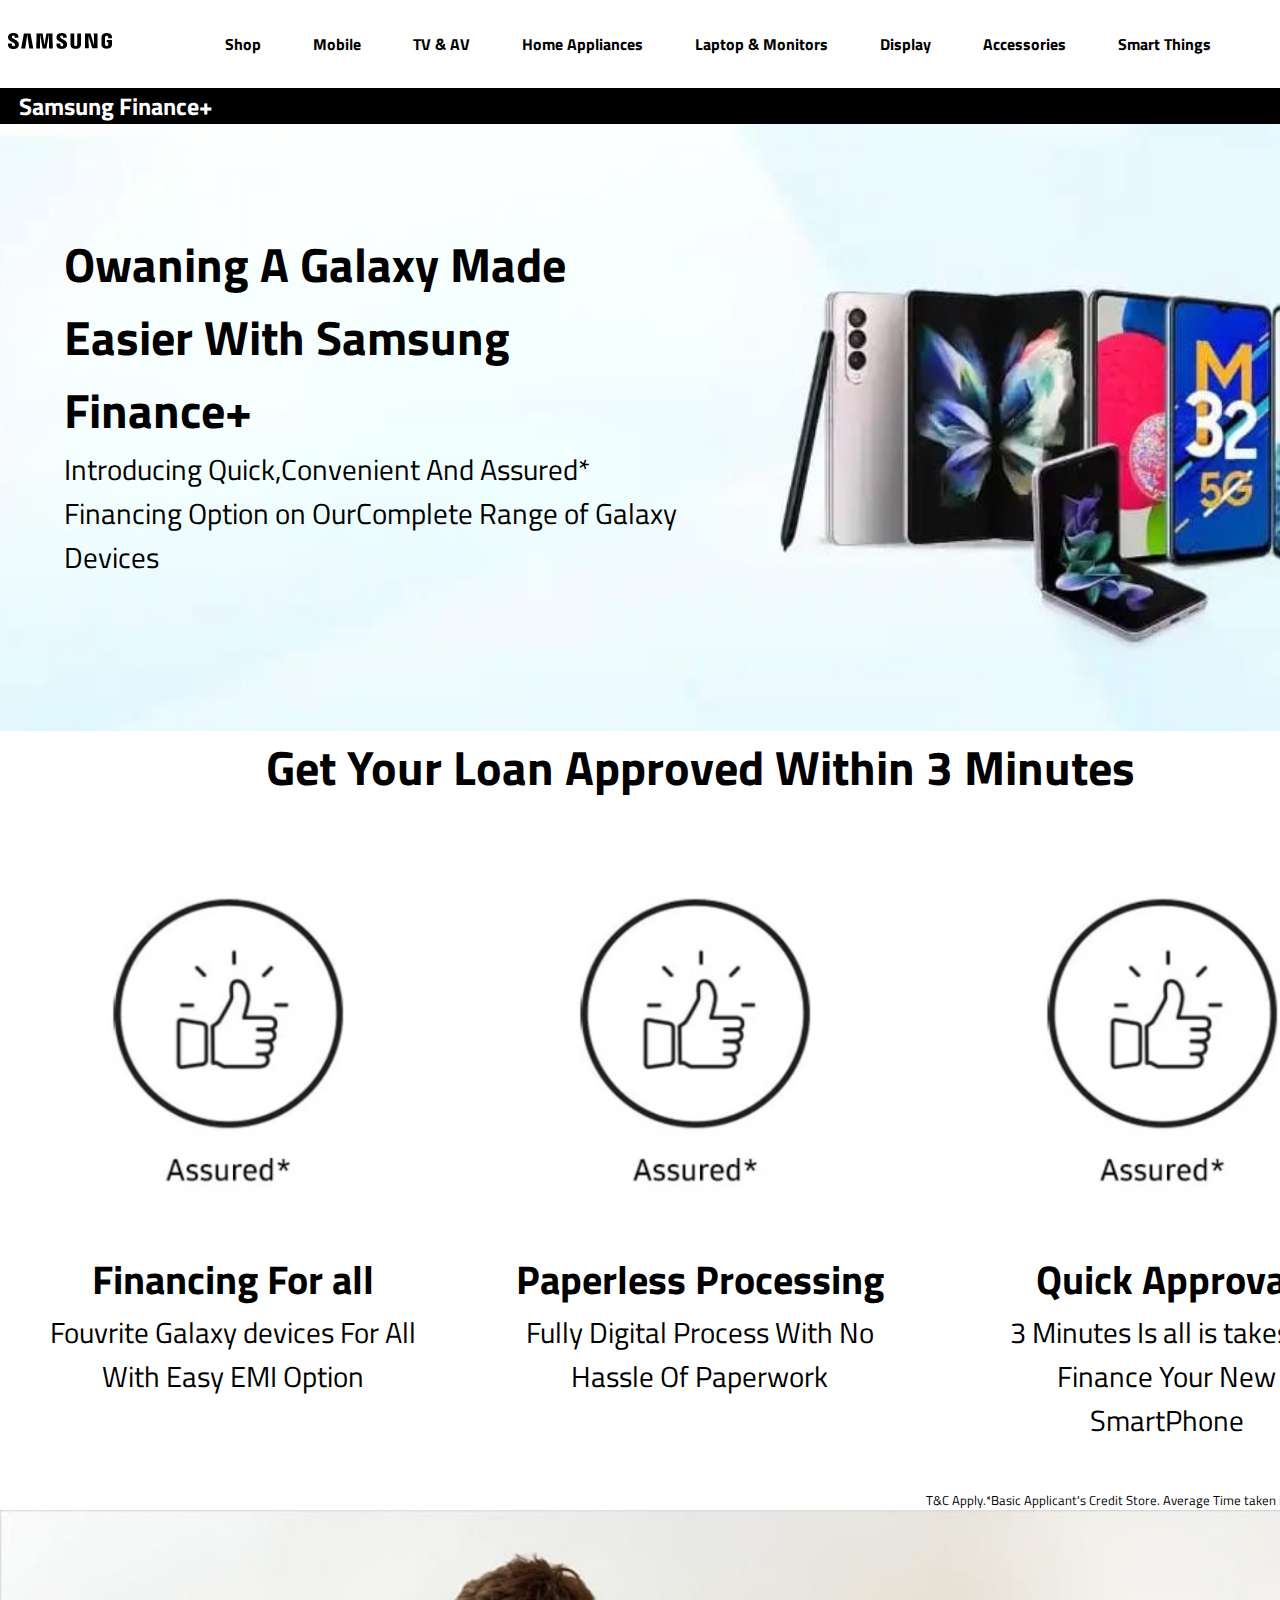
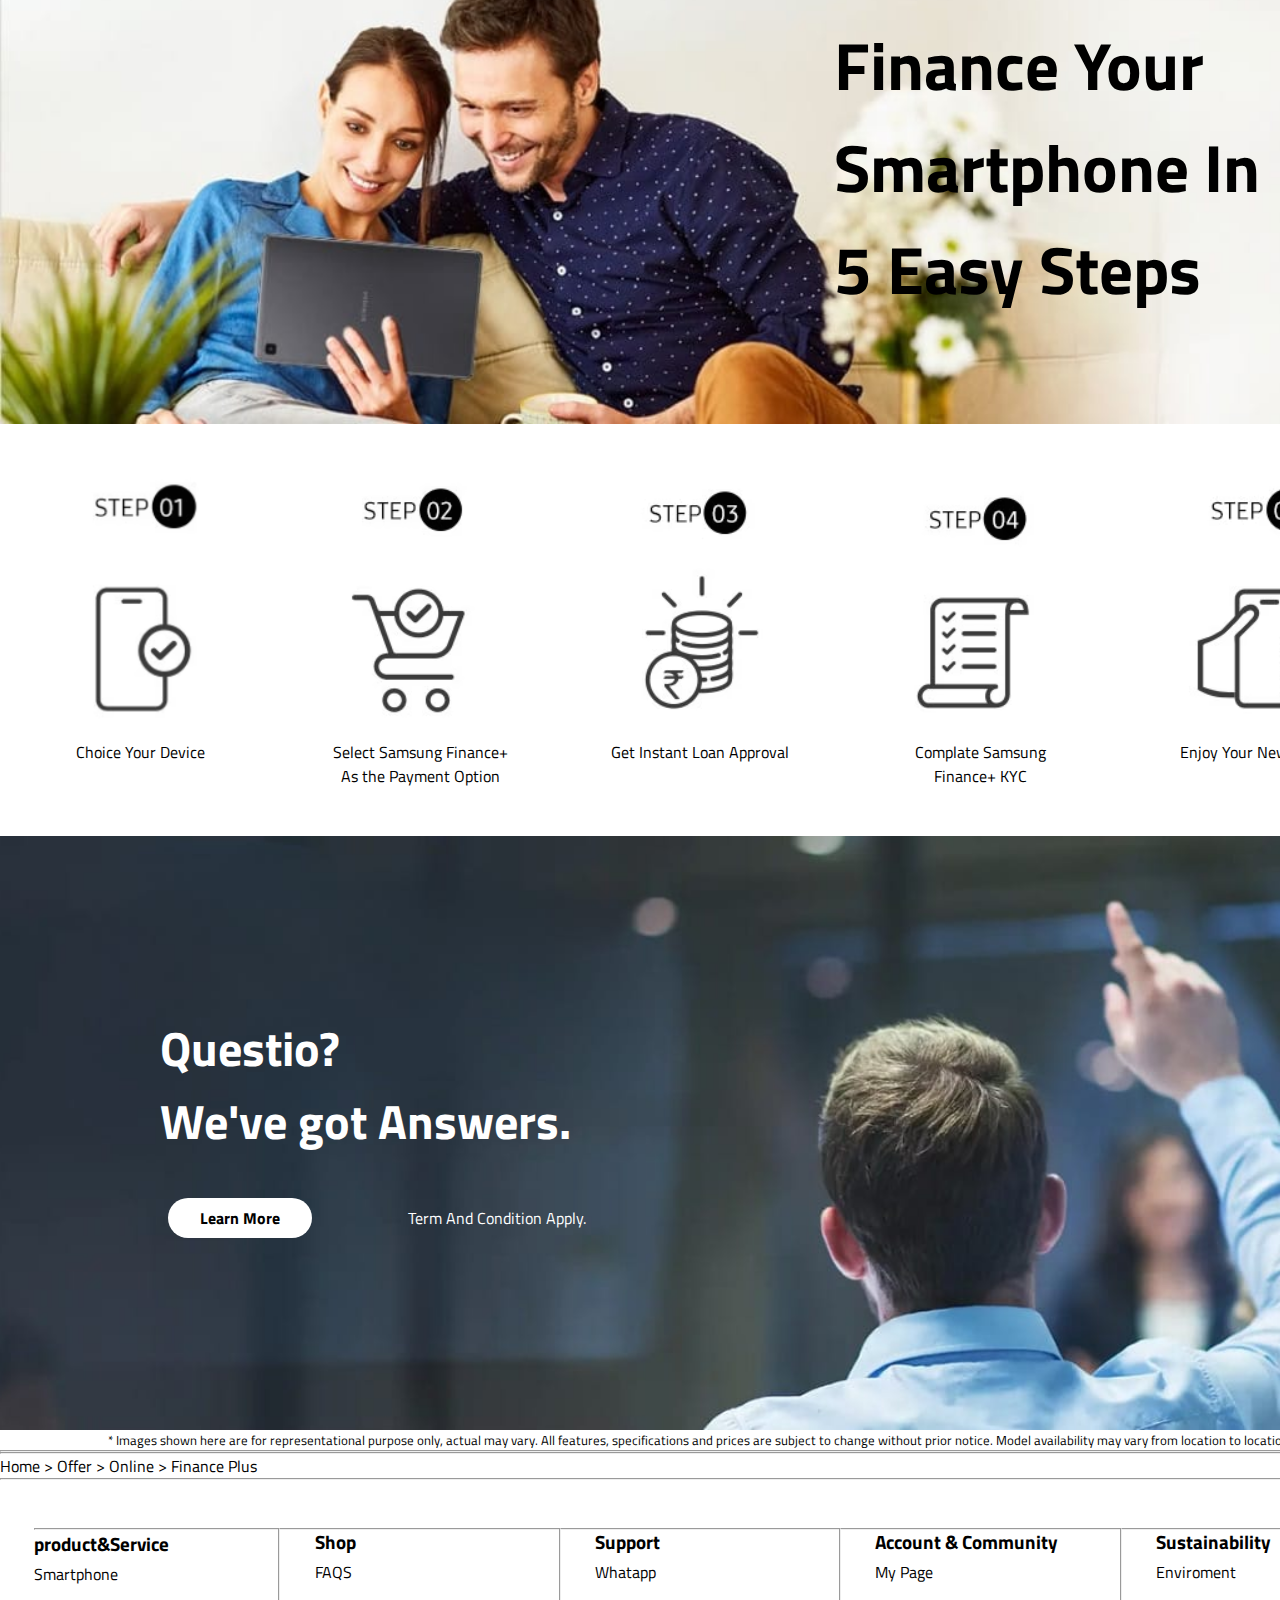
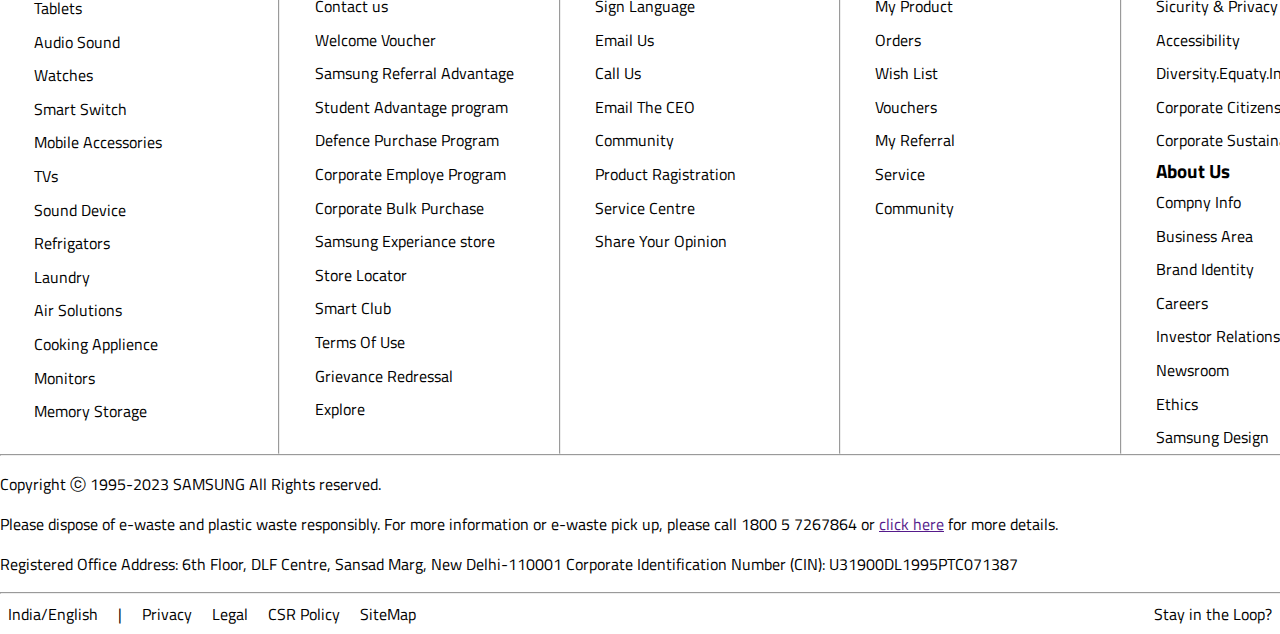
<file: samsung clone/samsung/shop.html>
<!DOCTYPE html>
<html lang="en">

<head>
    <meta charset="UTF-8">
    <meta name="viewport" content="width=device-width, initial-scale=1.0">
    <title>shop</title>
    <link rel="stylesheet" href="./CSS/shop.css">
    <link rel="stylesheet" href="./CSS/shopmediawuary.css">
    <link rel="stylesheet" href="https://cdnjs.cloudflare.com/ajax/libs/font-awesome/6.5.1/css/all.min.css"
        integrity="sha512-DTOQO9RWCH3ppGqcWaEA1BIZOC6xxalwEsw9c2QQeAIftl+Vegovlnee1c9QX4TctnWMn13TZye+giMm8e2LwA=="
        crossorigin="anonymous" referrerpolicy="no-referrer" />
</head>

<body>
    <!-----------------------------------------------------Header And Navbar----------------------------------------------- -->
    <header class="header">
        <div class="container">
            <nav class="navbar">
                <div class="row jcsb">
                    <div class="logo">
                        <a href="./index.html"><img src="./Assest/samsunglogo.png" alt=""></a>
                    </div>
                    <div class="menubar">
                        <ul>
                            <li><a href="./shop.html">Shop</a></li>
                            <li><a href="./mobile.html">Mobile</a></li>
                            <li><a href="./TV&AV.html">TV & AV</a></li>
                            <li><a href="./homeaaplience.html">Home Appliances</a></li>
                            <li><a href="./laptop.html">Laptop & Monitors</a></li>
                            <li><a href="./display.html">Display</a></li>
                            <li><a href="./accessories.html">Accessories</a></li>
                            <li><a href="./smartthing.html">Smart Things</a></li>
                        </ul>
                    </div>
                    <div class="icon">
                        <ul>
                            <li><a href=""><i class="fa-solid fa-magnifying-glass fa-beat"></i></a></li>
                            <li><a href=""><i class="fa-solid fa-cart-shopping fa-beat"></i></a></li>
                            <li><a href=""><i class="fa-solid fa-user fa-beat"></i></a></li>
                        </ul>
                    </div>
                </div>
            </nav>
            <div class="nav">
                <h2>Samsung Finance+</h2>
            </div>
        </div>
    </header>

    <!-----------------------------------------------------section one--------------------------------------------------->

    <div class="container">
        <section class="sec-one">
            <div class="row margin">
                <div class="col-50 fontsize paddingbottom">
                    <h2>Owaning A Galaxy Made Easier With Samsung Finance+</h2>
                    <p>Introducing Quick,Convenient And Assured* Financing Option on OurComplete Range of Galaxy Devices
                    </p>
                </div>
            </div>
        </section>
    </div>


    <!-----------------------------------------------------section two--------------------------------------------------->

    <div class="container">
        <section class="sec-two">
            <div class="sec2-head textalign fontsize paddingbottom">
                <h2>Get Your Loan Approved Within 3 Minutes</h2>
            </div>
            <div class="row paddingbottom">
                <div class="col-30 auto">
                    <div class="image1">
                        <img src="./shop/sec2-image1.png" alt="">
                    </div>
                    <div class="text auto textalign sec2-fontsize  textwidth">
                        <h2>Financing For all</h2>
                        <p>Fouvrite Galaxy devices For All With Easy EMI Option</p>
                    </div>
                </div>
                <div class="col-30 auto">
                    <div class="image1">
                        <img src="./shop/sec2-image1.png" alt="">
                    </div>
                    <div class="text auto textalign sec2-fontsize textwidth">
                        <h2>Paperless Processing</h2>
                        <p>Fully Digital Process With No Hassle Of Paperwork</p>
                    </div>
                </div>
                <div class="col-30 auto">
                    <div class="image1">
                        <img src="./shop/sec2-image1.png" alt="">
                    </div>
                    <div class="text auto textalign sec2-fontsize textwidth">
                        <h2>Quick Approval</h2>
                        <p>3 Minutes Is all is takes To Finance Your New SmartPhone
                        <p>
                    </div>
                </div>
            </div>
        </section>
    </div>


    <!-----------------------------------------------------section three--------------------------------------------------->

    <div class="container">
        <div class="sec3-head ">
            <p>T&C Apply.*Basic Applicant's Credit Store. Average Time taken For Loann Processing </p>
        </div>
        <section class="sec-three ">
            <div class="sec3-main margin row ">
                <div class="col-50">

                </div>
                <div class="col-50 left fontsize">
                    <h2>Finance Your Smartphone In 5 Easy Steps</h2>
                </div>
            </div>
            <div class="row paddingtop  ">
                <div class="col-15 auto">
                    <div class="sec3image1">
                        <img src="./shop/sec3image1.png" alt="">
                    </div>
                    <div class="text auto textalign paddingbottom  textwidth">
                        <p>Choice Your Device</p>
                    </div>
                </div>
                <div class="col-15 auto ">
                    <div class="sec3image1">
                        <img src="./shop/sec3image2.png" alt="">
                    </div>
                    <div class="text auto textalign paddingbottom textwidth">
                        <p>Select Samsung Finance+ <br>As the Payment Option</p>
                    </div>
                </div>
                <div class="col-15 auto">
                    <div class="sec3image1">
                        <img src="./shop/sec3image3.png" alt="">
                    </div>
                    <div class="text auto textalign paddingbottom textwidth">
                        <p>Get Instant Loan Approval</p>
                    </div>
                </div>
                <div class="col-15 auto">
                    <div class="sec3image1">
                        <img src="./shop/sec3image4.png" alt="">
                    </div>
                    <div class="text auto textalign paddingbottom textwidth">
                        <p>Complate Samsung Finance+ KYC</p>
                    </div>
                </div>
                <div class="col-15 auto">
                    <div class="sec3image1">
                        <img src="./shop/sec3image5.png" alt="">
                    </div>
                    <div class="text auto textalign paddingbottom textwidth">
                        <p>Enjoy Your New Device!</p>
                    </div>
                </div>
            </div>
        </section>
    </div>


    <!-----------------------------------------------------section Four--------------------------------------------------->
    <div class="container">
        <section class="sec-four paddingbottom fontsize">
            <div class="sec4-main margin">
            <h2>Questio?<br>We've got Answers.</h2>
            <div class="row">
                <div class="sec4-button paddingbottom paddingtop">
                    <a href="#">Learn More</a>
                </div>
                <div class="sec4-condition paddingtop">
                    <a href="#" id="sec4-condition">Term And Condition Apply.</a>
                </div>
            </div>
        </div>
        </section>
        <div class="sec4-head ">
            <p>* Images shown here are for representational purpose only, actual may vary. All features, specifications and prices are subject to change without prior notice. Model availability may vary from location to location.</p>
        </div>
     <hr>
        <div class="line">
            <hr class="">
            <a href="#">Home > Offer > Online > Finance Plus</a>
            <hr>
        </div>
    </div>

     <!-----------------------------------------------------Footer-------------------------------------------------->
     <div class="container">
        <footer>
            <div class="row border paddingtop">
                <div class="col-15">
                    <div class="product-Service">
                        <hr>
                        <h3>product&Service</h3>
                        <ul>
                            <li><a href="#">Smartphone</a></li>
                            <li><a href="#">Tablets</a></li>
                            <li><a href="#">Audio Sound</a></li>
                            <li><a href="#">Watches</a></li>
                            <li><a href="#">Smart Switch</a></li>
                            <li><a href="#">Mobile Accessories</a></li>
                            <li><a href="#">TVs</a></li>
                            <li><a href="#">Sound Device</a></li>
                            <li><a href="#">Refrigators</a></li>
                            <li><a href="#">Laundry</a></li>
                            <li><a href="#">Air Solutions</a></li>
                            <li><a href="#">Cooking Applience</a></li>
                            <li><a href="#">Monitors</a></li>
                            <li><a href="#">Memory Storage</a></li>
                        </ul>
                    </div>
                </div>
                <hr>
                <div class="col-15">
                    <div class="Shop ">
                        <h3>Shop</h3>
                        <ul>
                            <li><a href="#">FAQS</a></li>
                            <li><a href="#">Contact us</a></li>
                            <li><a href="#">Welcome Voucher</a></li>
                            <li><a href="#">Samsung Referral Advantage</a></li>
                            <li><a href="#">Student Advantage program</a></li>
                            <li><a href="#">Defence Purchase Program</a></li>
                            <li><a href="#">Corporate Employe Program</a></li>
                            <li><a href="#">Corporate Bulk Purchase</a></li>
                            <li><a href="#">Samsung Experiance store</a></li>
                            <li><a href="#">Store Locator</a></li>
                            <li><a href="#">Smart Club</a></li>
                            <li><a href="#">Terms Of Use</a></li>
                            <li><a href="#">Grievance Redressal</a></li>
                            <li><a href="#">Explore</a></li>
                        </ul>
                    </div>
                </div>
                <hr>
                <div class="col-15">
                    <div class="product-Service ">
                        <h3>Support</h3>
                        <ul>
                            <li><a href="#">Whatapp</a></li>
                            <li><a href="#">Sign Language</a></li>
                            <li><a href="#">Email Us</a></li>
                            <li><a href="#">Call Us</a></li>
                            <li><a href="#">Email The CEO</a></li>
                            <li><a href="#">Community</a></li>
                            <li><a href="#">Product Ragistration</a></li>
                            <li><a href="#">Service Centre</a></li>
                            <li><a href="#">Share Your Opinion</a></li>
                        </ul>
                    </div>
                </div>
                <hr>
                <div class="col-15">
                    <div class="product-Service">
                        <h3>Account & Community</h3>
                        <ul>
                            <li><a href="#">My Page</a></li>
                            <li><a href="#">My Product</a></li>
                            <li><a href="#">Orders</a></li>
                            <li><a href="#">Wish List</a></li>
                            <li><a href="#">Vouchers</a></li>
                            <li><a href="#">My Referral</a></li>
                            <li><a href="#">Service</a></li>
                            <li><a href="#">Community</a></li>
                        </ul>

                    </div>
                </div>
                <hr>
                <div class="col-15">
                    <div class="product-Service border">
                        <h3>Sustainability</h3>
                        <ul>
                            <li><a href="#">Enviroment</a></li>
                            <li><a href="#">Sicurity & Privacy</a></li>
                            <li><a href="#">Accessibility</a></li>
                            <li><a href="#">Diversity.Equaty.Inclusion</a></li>
                            <li><a href="#">Corporate Citizenship</a></li>
                            <li><a href="#">Corporate Sustainability</a></li>
                            <h3>About Us</h3>
                            <li><a href="#">Compny Info</a></li>
                            <li><a href="#">Business Area</a></li>
                            <li><a href="#">Brand Identity</a></li>
                            <li><a href="#">Careers</a></li>
                            <li><a href="#">Investor Relations</a></li>
                            <li><a href="#">Newsroom</a></li>
                            <li><a href="#">Ethics</a></li>
                            <li><a href="#">Samsung Design</a></li>
                        </ul>
                    </div>
                </div>

                <div class="term">
                    <hr>
                    <p>Copyright ⓒ 1995-2023 SAMSUNG All Rights reserved.</p>
                    <p>Please dispose of e-waste and plastic waste responsibly.
                        For more information or e-waste pick up, please call 1800 5 7267864 or <a href="">click here</a>
                        for more details.</p>
                    <p>Registered Office Address: 6th Floor, DLF Centre, Sansad Marg, New Delhi-110001
                        Corporate Identification Number (CIN): U31900DL1995PTC071387</p>
                </div>

            </div>
            <hr>
            <div class="row jcsb">
            <div class="policy">
              <Ul>
                <li><a href="https://www.samsung.com/in/function/ipredirection/ipredirectionLocalList/">India/English</a></li>
                <li>|</li>
                <li><a href="https://www.samsung.com/in/info/privacy//">Privacy</a></li>
                <li><a href="https://www.samsung.com/in/info/legal/">Legal</a></li>
                <li><a href="https://www.samsung.com/in/info/csr-policy/">CSR Policy</a></li>
                <li><a href="https://www.samsung.com/in/info/sitemap/">SiteMap</a></li>
              </Ul>
            </div>
            <div class="policy">
                <Ul>
                  <li><p>Stay in the Loop?	</p></li>
                  <li><a href="#"><i class="fa-brands fa-facebook fa-beat" style="color: #0f5ee6;"></i></a></li>
                  <li><a href="#"><i class="fa-brands fa-x-twitter fa-beat"></i></a></li>
                  <li><a href="#"><i class="fa-brands fa-instagram fa-beat" style="color: #cc350f;"></i></a></li>
                  <li><a href="#"><i class="fa-brands fa-youtube fa-beat" style="color: #f40606;"></i></a></li>
                  <li><a href="#"><i class="fa-brands fa-linkedin fa-beat" style="color: #0e4bb4;"></i></a></li>
                  <li><a href="#"><i class="fa-brands fa-whatsapp fa-beat" style="color: #19f00a;"></i></a></li>
                </Ul>
              </div>
            </div>
        </footer>
    </div>
</body>

</html>
</file>
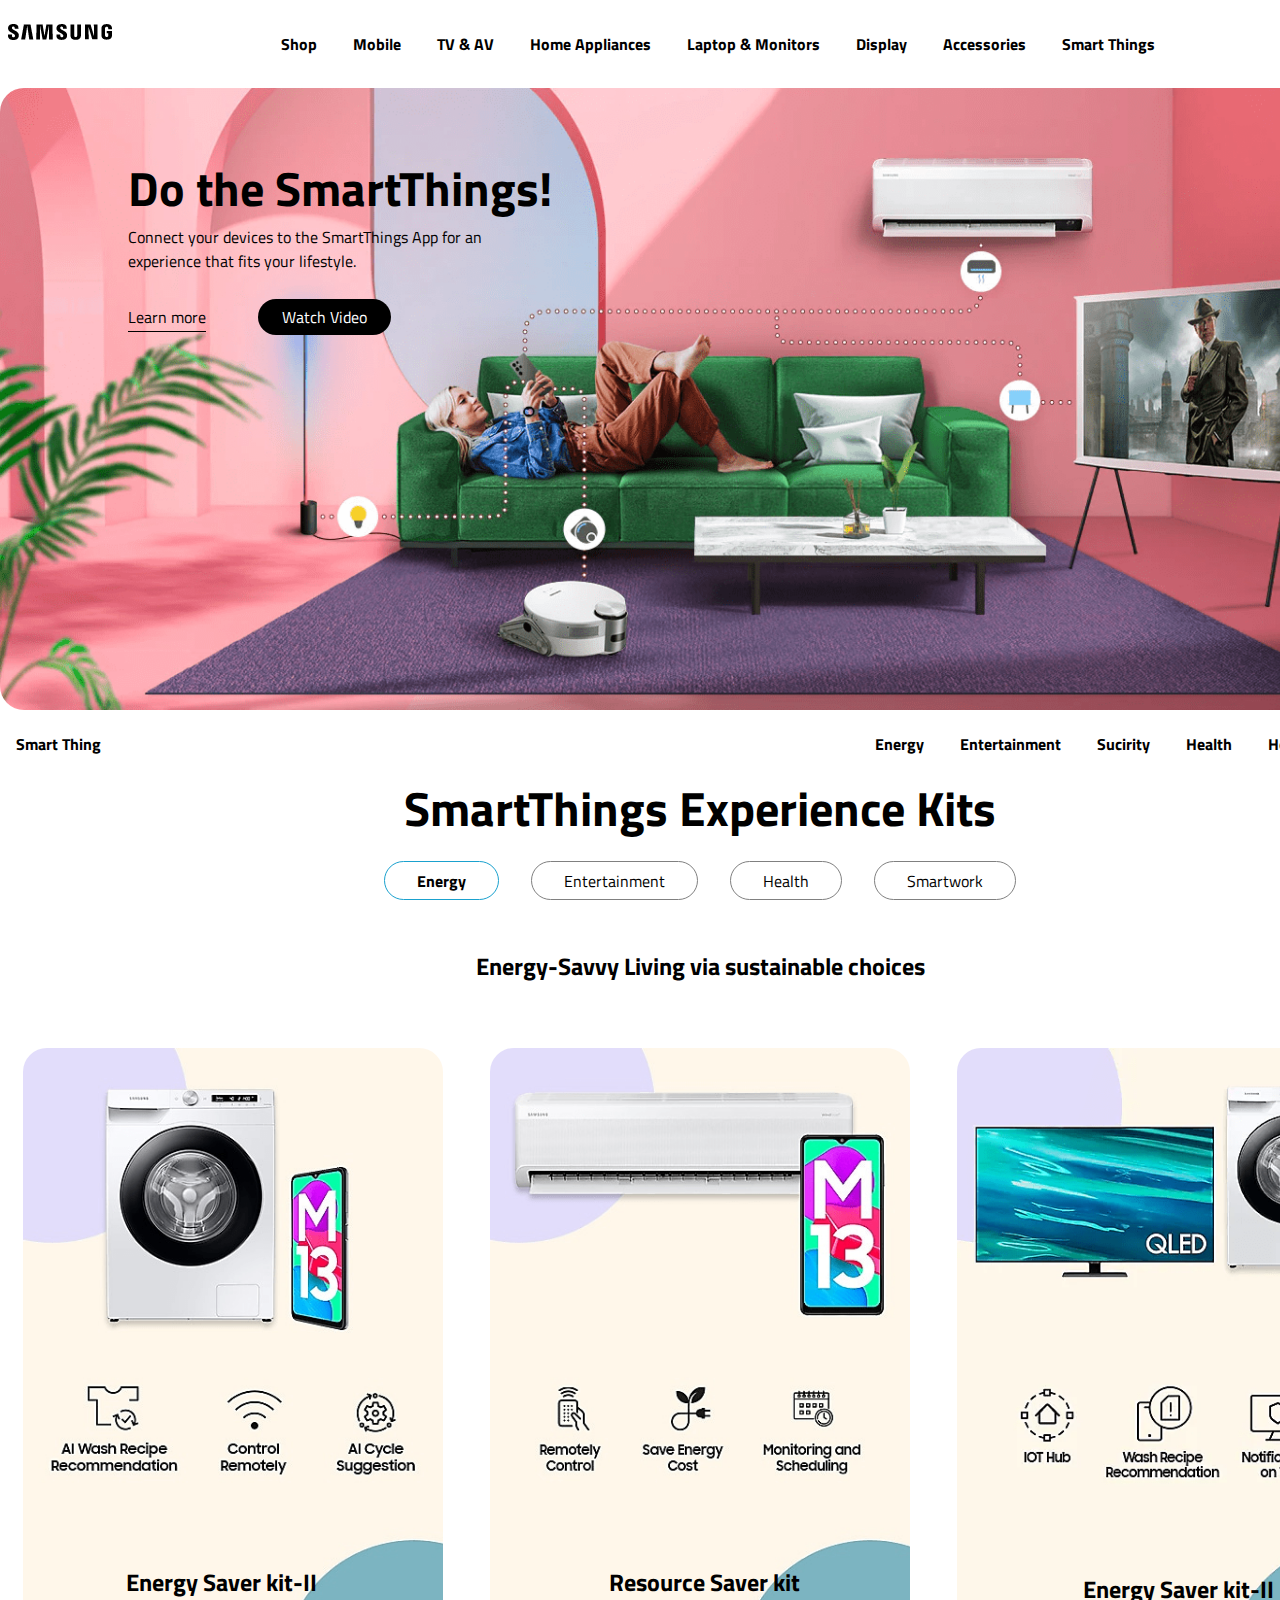
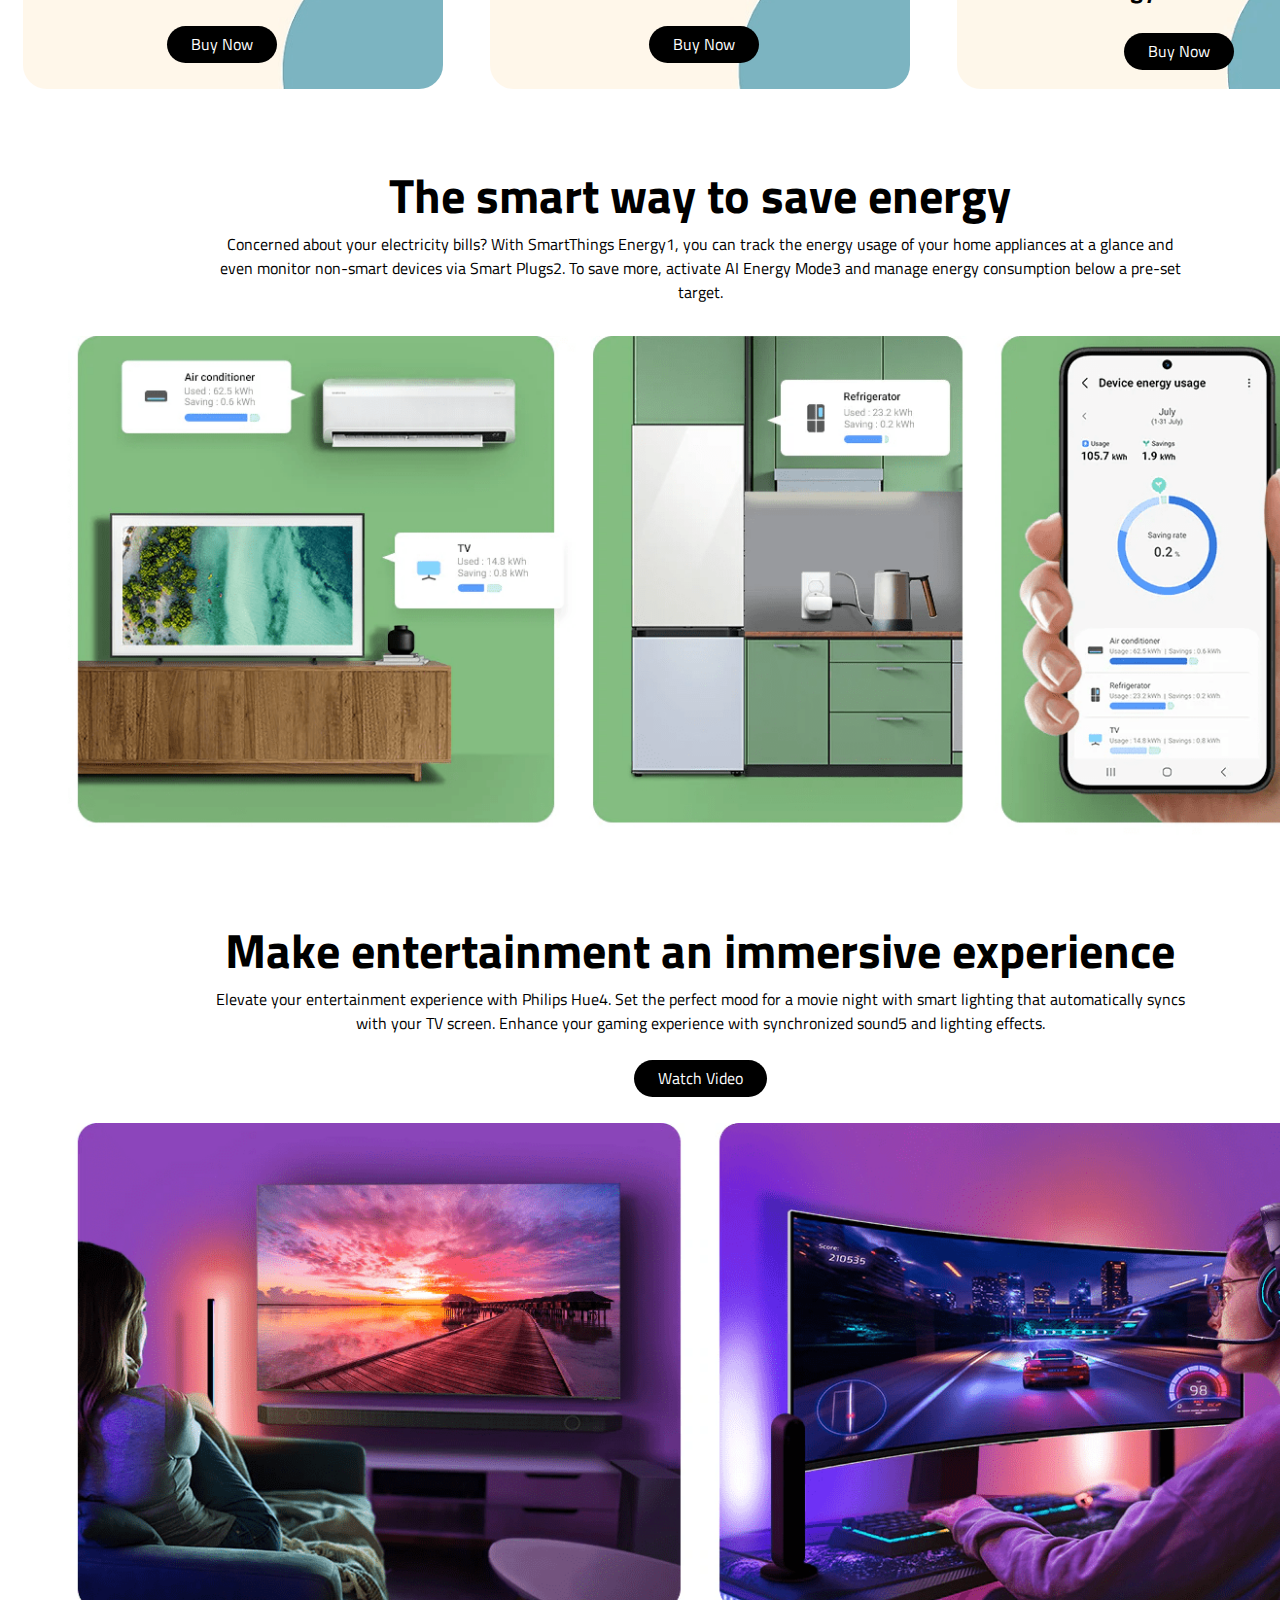
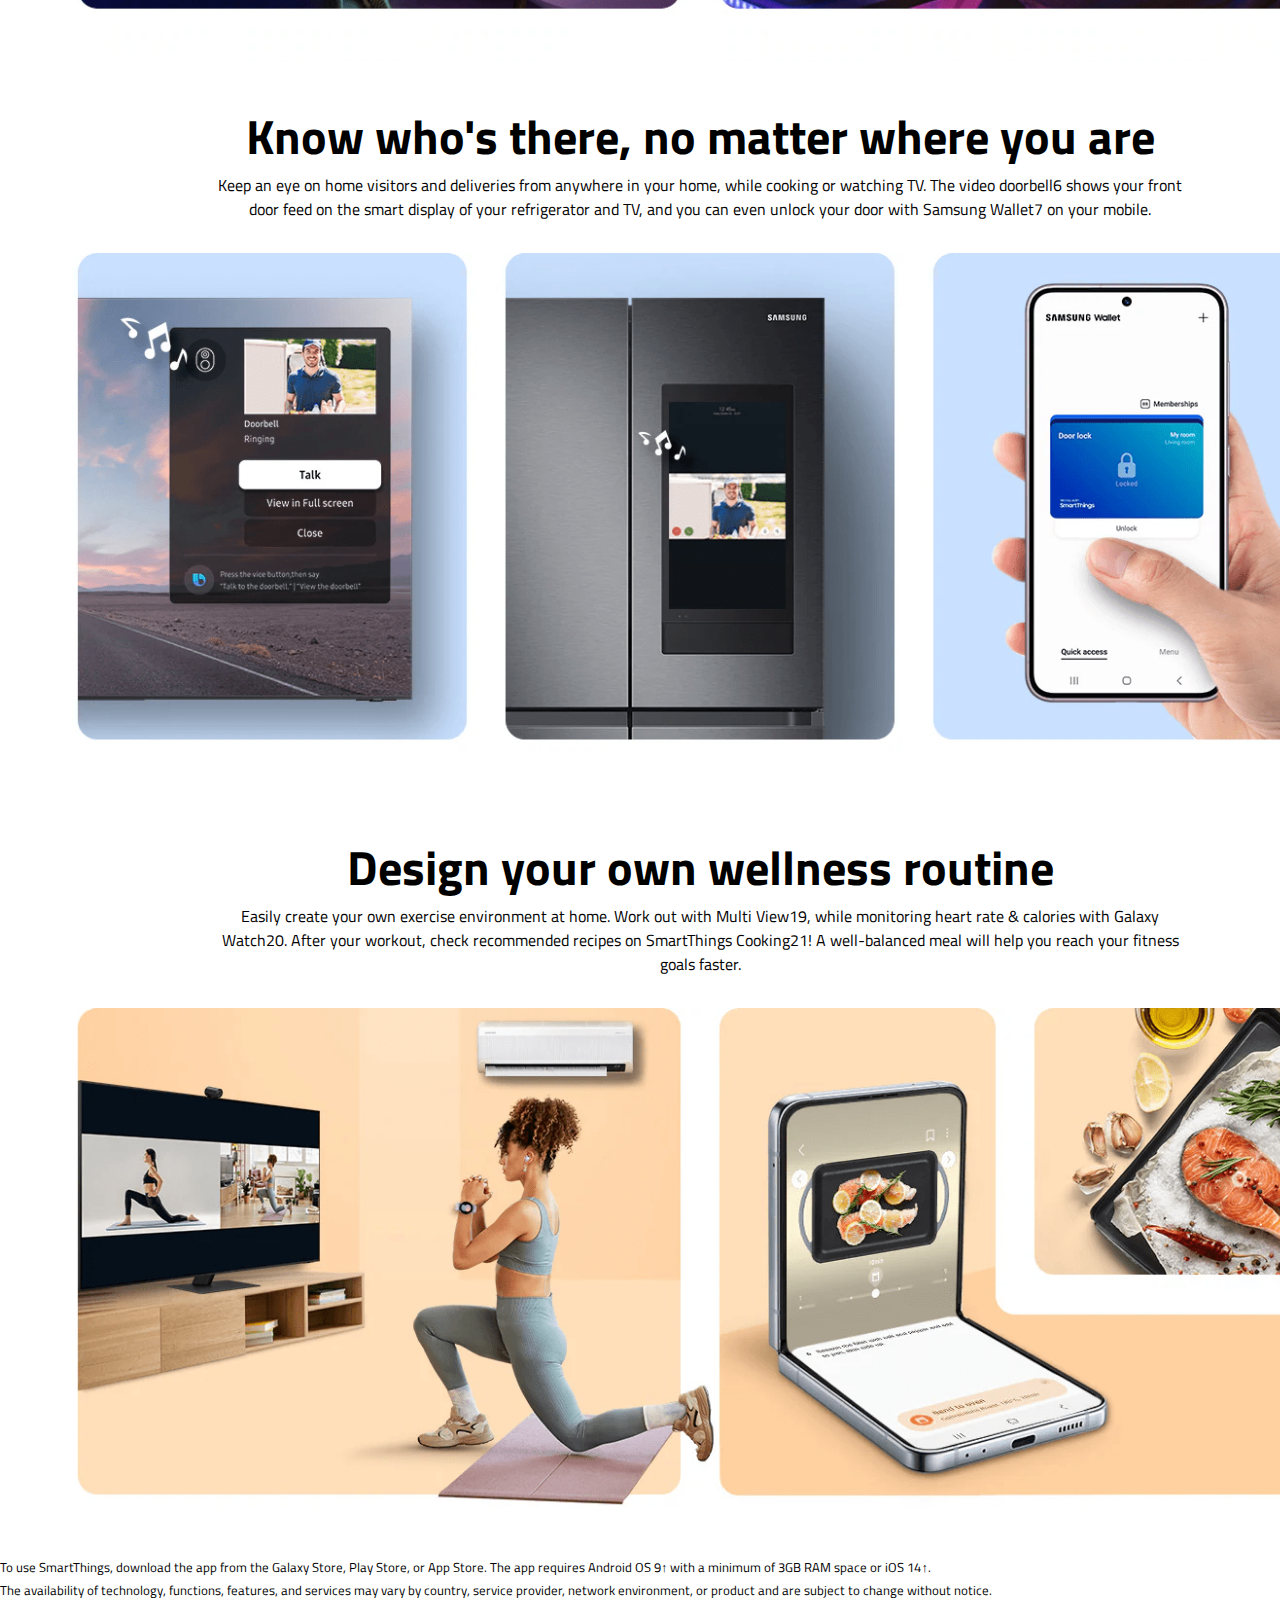
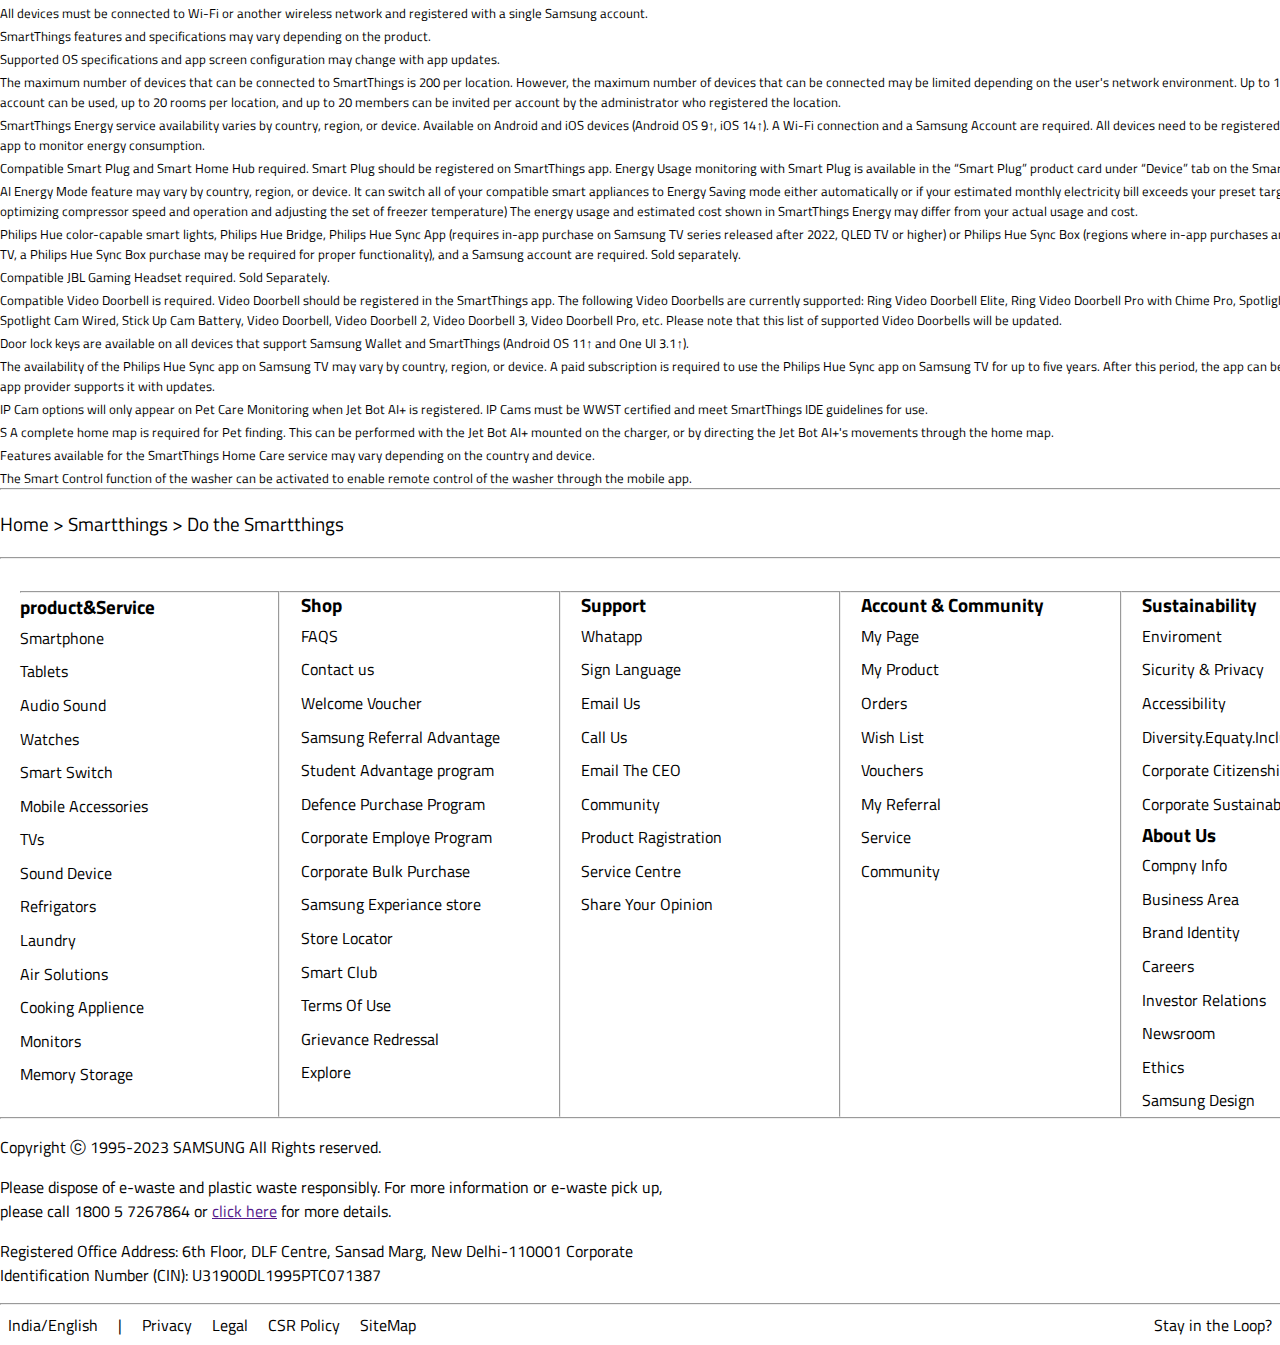
<file: samsung clone/samsung/smartthing.html>
<!DOCTYPE html>
<html lang="en">

<head>
    <meta charset="UTF-8">
    <meta name="viewport" content="width=device-width, initial-scale=1.0">
    <title>Smart Thing</title>
    <link rel="stylesheet" href="./CSS/smartthing.css">
    <link rel="stylesheet" href="./CSS/smarthingmediaquary.css">
    <link rel="stylesheet" href="https://cdnjs.cloudflare.com/ajax/libs/font-awesome/6.5.1/css/all.min.css"
        integrity="sha512-DTOQO9RWCH3ppGqcWaEA1BIZOC6xxalwEsw9c2QQeAIftl+Vegovlnee1c9QX4TctnWMn13TZye+giMm8e2LwA=="
        crossorigin="anonymous" referrerpolicy="no-referrer" />
</head>

<body>
    <!-----------------------------------------------------Header And Navbar----------------------------------------------- -->
    <header class="header">
        <div class="container">
            <nav class="navbar">
                <div class="row jcsb">
                    <div class="logo">
                        <a href="./index.html"><img src="./Assest/samsunglogo.png" alt=""></a>
                    </div>
                    <div class="menubar">
                        <ul>
                            <li><a href="./shop.html">Shop</a></li>
                            <li><a href="./mobile.html">Mobile</a></li>
                            <li><a href="./TV&AV.html">TV & AV</a></li>
                            <li><a href="./homeaaplience.html">Home Appliances</a></li>
                            <li><a href="./laptop.html">Laptop & Monitors</a></li>
                            <li><a href="./display.html">Display</a></li>
                            <li><a href="./accessories.html">Accessories</a></li>
                            <li><a href="./smartthing.html">Smart Things</a></li>
                        </ul>
                    </div>
                    <div class="icon">
                        <ul>
                            <li><a href=""><i class="fa-solid fa-magnifying-glass fa-beat"></i></a></li>
                            <li><a href=""><i class="fa-solid fa-cart-shopping fa-beat"></i></a></li>
                            <li><a href=""><i class="fa-solid fa-user fa-beat"></i></a></li>
                        </ul>
                    </div>
                </div>
            </nav>
        </div>
    </header>

    <!-----------------------------------------------------section one--------------------------------------------------->

    <section class="sec-one">
        <div class="container">
            <div class="image">
                <img src="./Smartthing/sec1-image.png" alt="">
            </div>
            <div class="text textposition size">
                <h2>Do the SmartThings!</h2>
                <div class="text">
                    <p>Connect your devices to the SmartThings App for an <br> experience that fits your lifestyle.</p>
                    <div class="btn paddingtop">
                        <a href="#" id="learn">Learn more</a>
                        <a href="https://www.youtube.com/watch?v=fakRw0_WtME" id="video">Watch Video</a>
                    </div>
                </div>
            </div>
        </div>
    </section>

    <!-----------------------------------------------------section two--------------------------------------------------->

    <div class="container">
        <section class="sec-two">
            <div class="list row jcsb">
                <ul>
                    <li><a href="#">Smart Thing</a></li>
                </ul>
                <ul>
                    <li><a href="#">Energy</a></li>
                    <li><a href="#">Entertainment</a></li>
                    <li><a href="#">Sucirity</a></li>
                    <li><a href="#">Health</a></li>
                    <li><a href="#">How To</a></li>
                    <li><a href="#">App</a></li>
                </ul>
            </div>
            <div class="text size textalign">
                <h2>SmartThings Experience Kits</h2>
            </div>

            <div class="row jcc">
                <div class="first">
                    <p>Energy</p>
                </div>
                <div class="second">
                    <p>Entertainment</p>
                </div>
                <div class="second">
                    <p>Health</p>
                </div>
                <div class="second">
                    <p>Smartwork</p>
                </div>
            </div>

            <div class="text textalign paddingtop">
                <h2>Energy-Savvy Living via sustainable choices</h2>
            </div>

            <div class="row jcsb paddingtop">
                <div class="col-30">
                    <div class="image">
                        <img src="./Smartthing/sec2-image1.png" alt="">
                    </div>
                    <div class="text textposition2 textalign">
                        <h2>Energy Saver kit-II</h2>
                        <div class="btn paddingtop  textalign">
                            <a href="https://www.youtube.com/watch?v=fakRw0_WtME" id="video">Buy Now</a>
                        </div>
                    </div>

                </div>
                <div class="col-30">
                    <div class="image">
                        <img src="./Smartthing/sec2-image2.png" alt="">
                    </div>
                    <div class="text textposition3 textalign">
                        <h2>Resource Saver kit</h2>
                        <div class="btn paddingtop  textalign">
                            <a href="https://www.youtube.com/watch?v=fakRw0_WtME" id="video">Buy Now</a>
                        </div>
                    </div>

                </div>
                <div class="col-30">
                    <div class="image">
                        <img src="./Smartthing/sec2-image3.png" alt="">
                    </div>
                    <div class="text textposition4 textalign">
                        <h2>Energy Saver kit-II</h2>
                        <div class="btn paddingtop  textalign">
                            <a href="https://www.youtube.com/watch?v=fakRw0_WtME" id="video">Buy Now</a>
                        </div>
                    </div>

                </div>
            </div>
        </section>
    </div>

    <!-----------------------------------------------------section Three--------------------------------------------------->

    <section class="sec-three">
        <div class="container">
            <div class="text textalign paddingtop size">
                <h2>The smart way to save energy</h2>
                <div class="text parwidth">
                    <p>Concerned about your electricity bills? With SmartThings Energy1, you can track the energy usage
                        of your home appliances at a glance and even monitor non-smart devices via Smart Plugs2. To save
                        more, activate AI Energy Mode3 and manage energy consumption below a pre-set target.</p>
                </div>
            </div>
            <div class="image paddingtop">
                <img src="./Smartthing/sec3-image.png" alt="">
            </div>
        </div>
    </section>

    <!-----------------------------------------------------section Four--------------------------------------------------->

    <section class="sec-four">
        <div class="container">
            <div class="text textalign paddingtop size">
                <h2>Make entertainment an immersive experience</h2>
                <div class="text parwidth">
                    <p>Elevate your entertainment experience with Philips Hue4. Set the perfect mood for a movie night
                        with smart lighting that automatically syncs with your TV screen. Enhance your gaming experience
                        with synchronized sound5 and lighting effects.</p>
                </div>
                <div class="btn paddingtop">
                    <a href="https://www.youtube.com/watch?v=fakRw0_WtME" id="video">Watch Video</a>
                </div>
            </div>
            <div class="image paddingtop">
                <img src="./Smartthing/sec4-image.png" alt="">
            </div>

        </div>
    </section>

    <!-----------------------------------------------------section five--------------------------------------------------->

    <section class="sec-five">
        <div class="container">
            <div class="text textalign paddingtop size">
                <h2>Know who's there, no matter where you are</h2>
                <div class="text parwidth">
                    <p>Keep an eye on home visitors and deliveries from anywhere in your home, while cooking or watching
                        TV. The video doorbell6 shows your front door feed on the smart display of your refrigerator and
                        TV, and you can even unlock your door with Samsung Wallet7 on your mobile.</p>
                </div>
            </div>
            <div class="image paddingtop">
                <img src="./Smartthing/sec5-image.png" alt="">
            </div>
        </div>
    </section>

    <!-----------------------------------------------------section Six--------------------------------------------------->

    <section class="sec-six">
        <div class="container">
            <div class="text textalign paddingtop size">
                <h2>Design your own wellness routine</h2>
                <div class="text parwidth">
                    <p>Easily create your own exercise environment at home. Work out with Multi View19, while monitoring
                        heart rate & calories with Galaxy Watch20. After your workout, check recommended recipes on
                        SmartThings Cooking21! A well-balanced meal will help you reach your fitness goals faster.</p>
                </div>
            </div>
            <div class="image paddingtop">
                <img src="./Smartthing/sec6-image.png" alt="">
            </div>

            <div class="note psize">
                <ul>
                    <li>
                        <p>  To use SmartThings, download the app from the Galaxy Store, Play Store, or App Store. The app requires Android OS 9↑ with a minimum of 3GB RAM space or iOS 14↑.</p>
                    </li>
                    <li>
                        <p>  The availability of technology, functions, features, and services may vary by country, service provider, network environment, or product and are subject to change without notice.</p>
                    </li>
                    <li>
                        <p>All devices must be connected to Wi-Fi or another wireless network and registered with a single Samsung account.</p>
                    </li>
                    <li>
                        <p> SmartThings features and specifications may vary depending on the product.</p>
                    </li>
                    <li>
                        <p> Supported OS specifications and app screen configuration may change with app updates.
                        </p>
                    </li>
                    <li>
                        <p>  The maximum number of devices that can be connected to SmartThings is 200 per location. However, the maximum number of devices that can be connected may be limited depending on the user's network environment. Up to 10 locations per account can be used, up to 20 rooms per location, and up to 20 members can be invited per account by the administrator who registered the location.</p>
                    </li>
                    <li>
                        <p>  SmartThings Energy service availability varies by country, region, or device. Available on Android and iOS devices (Android OS 9↑, iOS 14↑). A Wi-Fi connection and a Samsung Account are required. All devices need to be registered in the SmartThings app to monitor energy consumption.</p>
                    </li>
                    <li>
                        <p>Compatible Smart Plug and Smart Home Hub required. Smart Plug should be registered on SmartThings app. Energy Usage monitoring with Smart Plug is available in the “Smart Plug” product card under “Device” tab on the SmartThings app.</p>
                    </li>
                    <li>
                        <p> AI Energy Mode feature may vary by country, region, or device. It can switch all of your compatible smart appliances to Energy Saving mode either automatically or if your estimated monthly electricity bill exceeds your preset target. (ex. Refrigerator: optimizing compressor speed and operation and adjusting the set of freezer temperature) The energy usage and estimated cost shown in SmartThings Energy may differ from your actual usage and cost.</p>
                    </li>
                    <li>
                        <p> Philips Hue color-capable smart lights, Philips Hue Bridge, Philips Hue Sync App (requires in-app purchase on Samsung TV series released after 2022, QLED TV or higher) or Philips Hue Sync Box (regions where in-app purchases are not available on TV, a Philips Hue Sync Box purchase may be required for proper functionality), and a Samsung account are required. Sold separately.</p>
                    </li>
                    <li>
                        <p> Compatible JBL Gaming Headset required. Sold Separately.</p>
                    </li>
                    <li>
                        <p> Compatible Video Doorbell is required. Video Doorbell should be registered in the SmartThings app. The following Video Doorbells are currently supported: Ring Video Doorbell Elite, Ring Video Doorbell Pro with Chime Pro, Spotlight Cam Mount, Spotlight Cam Wired, Stick Up Cam Battery, Video Doorbell, Video Doorbell 2, Video Doorbell 3, Video Doorbell Pro, etc. Please note that this list of supported Video Doorbells will be updated.
                        </p>
                    </li>
                    <li>
                        <p>Door lock keys are available on all devices that support Samsung Wallet and SmartThings (Android OS 11↑ and One UI 3.1↑).</p>
                    </li>
                    <li>
                        <p> The availability of the Philips Hue Sync app on Samsung TV may vary by country, region, or device. A paid subscription is required to use the Philips Hue Sync app on Samsung TV for up to five years. After this period, the app can be used as long as the app provider supports it with updates.</p>
                    </li>
                    <li>
                        <p>IP Cam options will only appear on Pet Care Monitoring when Jet Bot AI+ is registered. IP Cams must be WWST certified and meet SmartThings IDE guidelines for use.
                        </p>
                    </li>
                    <li>
                        <p>S A complete home map is required for Pet finding. This can be performed with the Jet Bot AI+ mounted on the charger, or by directing the Jet Bot AI+'s movements through the home map. </p>
                    </li>
                    <li>
                        <p>Features available for the SmartThings Home Care service may vary depending on the country and device.</p>
                    </li>
                    <li>
                        <p> The Smart Control function of the washer can be activated to enable remote control of the washer through the mobile app.</p>
                    </li>
                </ul>
            </div>
            <hr>
            <div class="menu">
                <a href="./index.html">Home > Smartthings > Do the Smartthings</a>
            </div>
            <hr>
        </div>
    </section>

    
      <!-----------------------------------------------------Footer-------------------------------------------------->
      <footer class="footer">
        <div class="container">
            <div class="row border paddingtop">
                <div class="col-17">
                    <div class="product-Service">
                        <hr>
                        <h3>product&Service</h3>
                        <ul>
                            <li><a href="#">Smartphone</a></li>
                            <li><a href="#">Tablets</a></li>
                            <li><a href="#">Audio Sound</a></li>
                            <li><a href="#">Watches</a></li>
                            <li><a href="#">Smart Switch</a></li>
                            <li><a href="#">Mobile Accessories</a></li>
                            <li><a href="#">TVs</a></li>
                            <li><a href="#">Sound Device</a></li>
                            <li><a href="#">Refrigators</a></li>
                            <li><a href="#">Laundry</a></li>
                            <li><a href="#">Air Solutions</a></li>
                            <li><a href="#">Cooking Applience</a></li>
                            <li><a href="#">Monitors</a></li>
                            <li><a href="#">Memory Storage</a></li>
                        </ul>
                    </div>
                </div>
                <hr>
                <div class="col-17">
                    <div class="Shop ">
                        <h3>Shop</h3>
                        <ul>
                            <li><a href="#">FAQS</a></li>
                            <li><a href="#">Contact us</a></li>
                            <li><a href="#">Welcome Voucher</a></li>
                            <li><a href="#">Samsung Referral Advantage</a></li>
                            <li><a href="#">Student Advantage program</a></li>
                            <li><a href="#">Defence Purchase Program</a></li>
                            <li><a href="#">Corporate Employe Program</a></li>
                            <li><a href="#">Corporate Bulk Purchase</a></li>
                            <li><a href="#">Samsung Experiance store</a></li>
                            <li><a href="#">Store Locator</a></li>
                            <li><a href="#">Smart Club</a></li>
                            <li><a href="#">Terms Of Use</a></li>
                            <li><a href="#">Grievance Redressal</a></li>
                            <li><a href="#">Explore</a></li>
                        </ul>
                    </div>
                </div>
                <hr>
                <div class="col-17">
                    <div class="product-Service ">
                        <h3>Support</h3>
                        <ul>
                            <li><a href="#">Whatapp</a></li>
                            <li><a href="#">Sign Language</a></li>
                            <li><a href="#">Email Us</a></li>
                            <li><a href="#">Call Us</a></li>
                            <li><a href="#">Email The CEO</a></li>
                            <li><a href="#">Community</a></li>
                            <li><a href="#">Product Ragistration</a></li>
                            <li><a href="#">Service Centre</a></li>
                            <li><a href="#">Share Your Opinion</a></li>
                        </ul>
                    </div>
                </div>
                <hr>
                <div class="col-17">
                    <div class="product-Service">
                        <h3>Account & Community</h3>
                        <ul>
                            <li><a href="#">My Page</a></li>
                            <li><a href="#">My Product</a></li>
                            <li><a href="#">Orders</a></li>
                            <li><a href="#">Wish List</a></li>
                            <li><a href="#">Vouchers</a></li>
                            <li><a href="#">My Referral</a></li>
                            <li><a href="#">Service</a></li>
                            <li><a href="#">Community</a></li>
                        </ul>

                    </div>
                </div>
                <hr>
                <div class="col-17">
                    <div class="product-Service border">
                        <h3>Sustainability</h3>
                        <ul>
                            <li><a href="#">Enviroment</a></li>
                            <li><a href="#">Sicurity & Privacy</a></li>
                            <li><a href="#">Accessibility</a></li>
                            <li><a href="#">Diversity.Equaty.Inclusion</a></li>
                            <li><a href="#">Corporate Citizenship</a></li>
                            <li><a href="#">Corporate Sustainability</a></li>
                            <h3>About Us</h3>
                            <li><a href="#">Compny Info</a></li>
                            <li><a href="#">Business Area</a></li>
                            <li><a href="#">Brand Identity</a></li>
                            <li><a href="#">Careers</a></li>
                            <li><a href="#">Investor Relations</a></li>
                            <li><a href="#">Newsroom</a></li>
                            <li><a href="#">Ethics</a></li>
                            <li><a href="#">Samsung Design</a></li>
                        </ul>
                    </div>
                </div>

                <div class="term">
                    <hr>
                    <p>Copyright ⓒ 1995-2023 SAMSUNG All Rights reserved.</p>
                    <p>Please dispose of e-waste and plastic waste responsibly.
                        For more information or e-waste pick up, please call 1800 5 7267864 or <a href="">click here</a>
                        for more details.</p>
                    <p>Registered Office Address: 6th Floor, DLF Centre, Sansad Marg, New Delhi-110001
                        Corporate Identification Number (CIN): U31900DL1995PTC071387</p>
                </div>

            </div>
            <hr>
            <div class="row jcsb">
                <div class="policy">
                    <Ul>
                        <li><a
                                href="https://www.samsung.com/in/function/ipredirection/ipredirectionLocalList/">India/English</a>
                        </li>
                        <li>|</li>
                        <li><a href="https://www.samsung.com/in/info/privacy//">Privacy</a></li>
                        <li><a href="https://www.samsung.com/in/info/legal/">Legal</a></li>
                        <li><a href="https://www.samsung.com/in/info/csr-policy/">CSR Policy</a></li>
                        <li><a href="https://www.samsung.com/in/info/sitemap/">SiteMap</a></li>
                    </Ul>
                </div>
                <div class="policy">
                    <Ul>
                        <li>
                            <p>Stay in the Loop? </p>
                        </li>
                        <li><a href="#"><i class="fa-brands fa-facebook fa-beat" style="color: #0f5ee6;"></i></a></li>
                        <li><a href="#"><i class="fa-brands fa-x-twitter fa-beat"></i></a></li>
                        <li><a href="#"><i class="fa-brands fa-instagram fa-beat" style="color: #cc350f;"></i></a></li>
                        <li><a href="#"><i class="fa-brands fa-youtube fa-beat" style="color: #f40606;"></i></a></li>
                        <li><a href="#"><i class="fa-brands fa-linkedin fa-beat" style="color: #0e4bb4;"></i></a></li>
                        <li><a href="#"><i class="fa-brands fa-whatsapp fa-beat" style="color: #19f00a;"></i></a></li>
                    </Ul>
                </div>
            </div>
        </div>
    </footer>
</body>

</html>
</file>
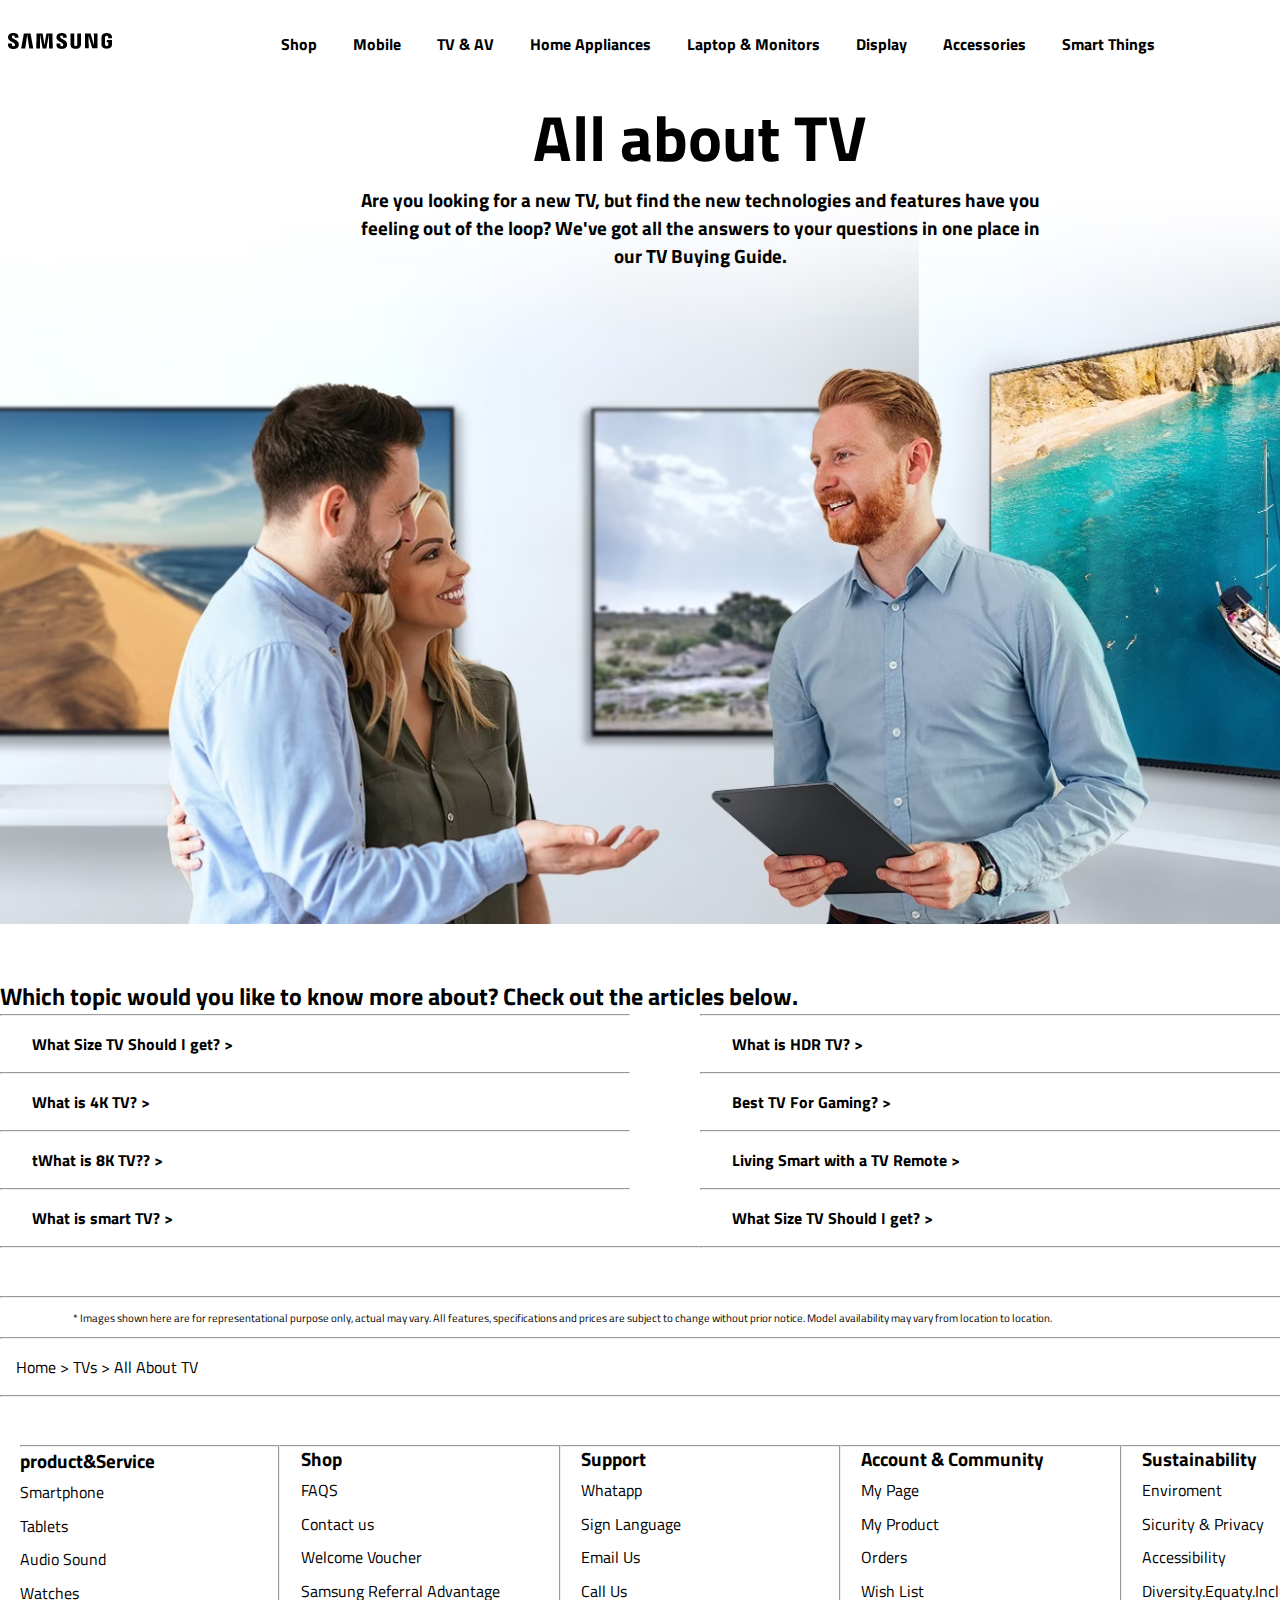
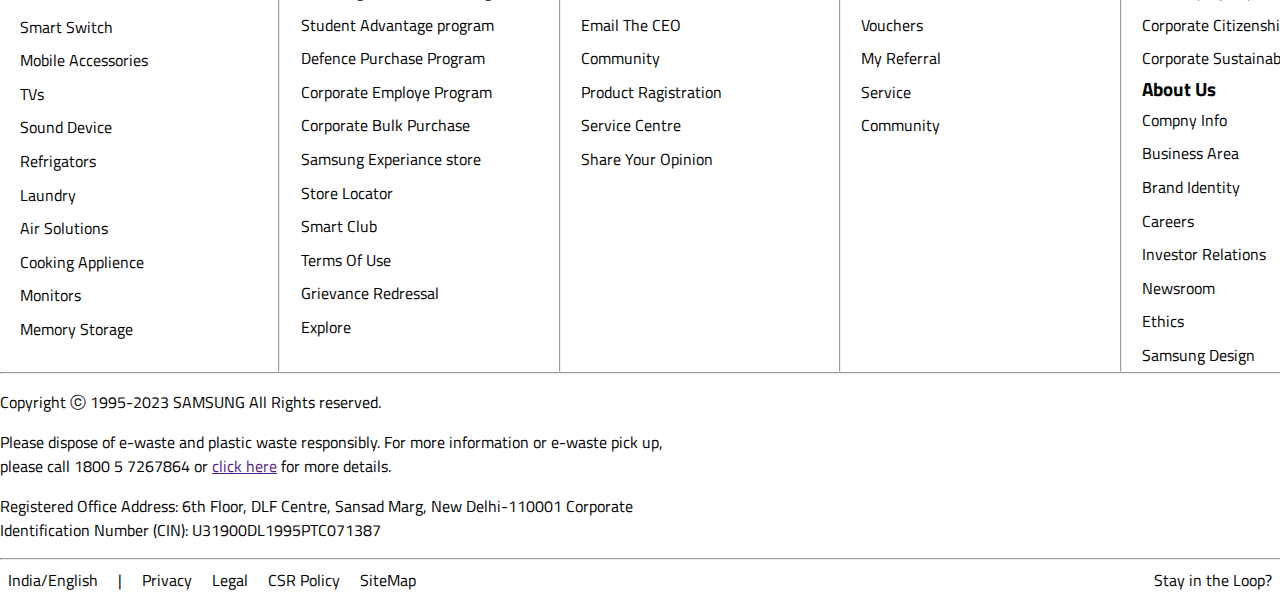
<file: samsung clone/samsung/TV&AV.html>
<!DOCTYPE html>
<html lang="en">
<head>
    <meta charset="UTF-8">
    <meta name="viewport" content="width=device-width, initial-scale=1.0">
    <title>TV&AV</title>
    <link rel="stylesheet" href="./CSS/TV&AV.css">
    <link rel="stylesheet" href="./CSS/TV&AVmediaquary.css">
    <link rel="stylesheet" href="https://cdnjs.cloudflare.com/ajax/libs/font-awesome/6.5.1/css/all.min.css"
        integrity="sha512-DTOQO9RWCH3ppGqcWaEA1BIZOC6xxalwEsw9c2QQeAIftl+Vegovlnee1c9QX4TctnWMn13TZye+giMm8e2LwA=="
        crossorigin="anonymous" referrerpolicy="no-referrer" />
</head>
<body>
    

    <!-----------------------------------------------------Header And Navbar----------------------------------------------- -->
    <header class="header">
        <div class="container">
            <nav class="navbar">
                <div class="row jcsb">
                    <div class="logo">
                        <a href="./index.html"><img src="./Assest/samsunglogo.png" alt=""></a>
                    </div>
                    <div class="menubar">
                        <ul>
                            <li><a href="./shop.html">Shop</a></li>
                            <li><a href="./mobile.html">Mobile</a></li>
                            <li><a href="./TV&AV.html">TV & AV</a></li>
                            <li><a href="./homeaaplience.html">Home Appliances</a></li>
                            <li><a href="./laptop.html">Laptop & Monitors</a></li>
                            <li><a href="./display.html">Display</a></li>
                            <li><a href="./accessories.html">Accessories</a></li>
                            <li><a href="./smartthing.html">Smart Things</a></li>
                        </ul>
                    </div>
                    <div class="icon">
                        <ul>
                            <li><a href=""><i class="fa-solid fa-magnifying-glass fa-beat"></i></a></li>
                            <li><a href=""><i class="fa-solid fa-cart-shopping fa-beat"></i></a></li>
                            <li><a href=""><i class="fa-solid fa-user fa-beat"></i></a></li>
                        </ul>
                    </div>
                </div>
            </nav>
        </div>
    </header>


    <!-----------------------------------------------------section one--------------------------------------------------->
    <div class="container">
        <section class="sec-one">
            <div class="sec1-text size auto textalign width">
                <h2>All about TV</h2>
                <h3>Are you looking for a new TV, but find the new technologies and features have you feeling out of the loop? We've got all the answers to your questions in one place in our TV Buying Guide.</h3>
            </div>
            <div class="sec1-image">
                <img src="./TV&AV/sec1-image.png" alt="">
            </div>
        </section>
    </div>

      <!-----------------------------------------------------section two--------------------------------------------------->
      <div class="container">
        <section class="sec-two">
            <div class="text paddingtop">
                <h2>Which topic would you like to know more about? Check out the articles below.</h2>
            </div>
            <div class="row jcsb paddingbottom">
                <div class="col-50">
                    <hr class="space">
                    <div class="first">
                    <a href="#" id="space">What Size TV Should I get?  ></a>
                    </div>
                    <hr class="space">
                    <div class="first">
                        <a href="#" id="space">What is 4K TV?  ></a>
                        </div>
                    <hr class="space">
                    <div class="first">
                        <a href="#" id="space">tWhat is 8K TV??  ></a>
                        </div>
                    <hr class="space">
                    <div class="first">
                        <a href="#" id="space">What is smart TV?  ></a>
                        </div>
                    <hr>
                </div>
                <div class="col-50">
                    <hr class="space">
                    <div class="first">
                        <a href="#" id="space">What is HDR TV?  ></a>
                        </div>
                    <hr class="space">
                    <div class="first">
                        <a href="#" id="space">Best TV For Gaming?  ></a>
                        </div>
                    <hr class="space">
                    <div class="first">
                        <a href="#" id="space">Living Smart with a TV Remote ></a>
                        </div>
                    <hr class="space">
                    <div class="first">
                        <a href="#" id="space">What Size TV Should I get?  ></a>
                        </div>
                    <hr class="space">
                </div>
            </div>
            <hr>
            <div class="line">
                <p>
                    * Images shown here are for representational purpose only, actual may vary. All features, specifications and prices are subject to change without prior notice. Model availability may vary from location to location.
                </p>
            </div>
            <hr>
            <div class="menu">
                <a href="./index.html">Home > TVs > All About TV</a>
            </div>
            <hr>
        </section>
    </div>

    <!-----------------------------------------------------Footer-------------------------------------------------->
    <div class="container">
        <footer>
            <div class="row border paddingtop">
                <div class="col-17">
                    <div class="product-Service">
                        <hr>
                        <h3>product&Service</h3>
                        <ul>
                            <li><a href="#">Smartphone</a></li>
                            <li><a href="#">Tablets</a></li>
                            <li><a href="#">Audio Sound</a></li>
                            <li><a href="#">Watches</a></li>
                            <li><a href="#">Smart Switch</a></li>
                            <li><a href="#">Mobile Accessories</a></li>
                            <li><a href="#">TVs</a></li>
                            <li><a href="#">Sound Device</a></li>
                            <li><a href="#">Refrigators</a></li>
                            <li><a href="#">Laundry</a></li>
                            <li><a href="#">Air Solutions</a></li>
                            <li><a href="#">Cooking Applience</a></li>
                            <li><a href="#">Monitors</a></li>
                            <li><a href="#">Memory Storage</a></li>
                        </ul>
                    </div>
                </div>
                <hr>
                <div class="col-17">
                    <div class="Shop ">
                        <h3>Shop</h3>
                        <ul>
                            <li><a href="#">FAQS</a></li>
                            <li><a href="#">Contact us</a></li>
                            <li><a href="#">Welcome Voucher</a></li>
                            <li><a href="#">Samsung Referral Advantage</a></li>
                            <li><a href="#">Student Advantage program</a></li>
                            <li><a href="#">Defence Purchase Program</a></li>
                            <li><a href="#">Corporate Employe Program</a></li>
                            <li><a href="#">Corporate Bulk Purchase</a></li>
                            <li><a href="#">Samsung Experiance store</a></li>
                            <li><a href="#">Store Locator</a></li>
                            <li><a href="#">Smart Club</a></li>
                            <li><a href="#">Terms Of Use</a></li>
                            <li><a href="#">Grievance Redressal</a></li>
                            <li><a href="#">Explore</a></li>
                        </ul>
                    </div>
                </div>
                <hr>
                <div class="col-17">
                    <div class="product-Service ">
                        <h3>Support</h3>
                        <ul>
                            <li><a href="#">Whatapp</a></li>
                            <li><a href="#">Sign Language</a></li>
                            <li><a href="#">Email Us</a></li>
                            <li><a href="#">Call Us</a></li>
                            <li><a href="#">Email The CEO</a></li>
                            <li><a href="#">Community</a></li>
                            <li><a href="#">Product Ragistration</a></li>
                            <li><a href="#">Service Centre</a></li>
                            <li><a href="#">Share Your Opinion</a></li>
                        </ul>
                    </div>
                </div>
                <hr>
                <div class="col-17">
                    <div class="product-Service">
                        <h3>Account & Community</h3>
                        <ul>
                            <li><a href="#">My Page</a></li>
                            <li><a href="#">My Product</a></li>
                            <li><a href="#">Orders</a></li>
                            <li><a href="#">Wish List</a></li>
                            <li><a href="#">Vouchers</a></li>
                            <li><a href="#">My Referral</a></li>
                            <li><a href="#">Service</a></li>
                            <li><a href="#">Community</a></li>
                        </ul>

                    </div>
                </div>
                <hr>
                <div class="col-17">
                    <div class="product-Service border">
                        <h3>Sustainability</h3>
                        <ul>
                            <li><a href="#">Enviroment</a></li>
                            <li><a href="#">Sicurity & Privacy</a></li>
                            <li><a href="#">Accessibility</a></li>
                            <li><a href="#">Diversity.Equaty.Inclusion</a></li>
                            <li><a href="#">Corporate Citizenship</a></li>
                            <li><a href="#">Corporate Sustainability</a></li>
                            <h3>About Us</h3>
                            <li><a href="#">Compny Info</a></li>
                            <li><a href="#">Business Area</a></li>
                            <li><a href="#">Brand Identity</a></li>
                            <li><a href="#">Careers</a></li>
                            <li><a href="#">Investor Relations</a></li>
                            <li><a href="#">Newsroom</a></li>
                            <li><a href="#">Ethics</a></li>
                            <li><a href="#">Samsung Design</a></li>
                        </ul>
                    </div>
                </div>

                <div class="term">
                    <hr>
                    <p>Copyright ⓒ 1995-2023 SAMSUNG All Rights reserved.</p>
                    <p>Please dispose of e-waste and plastic waste responsibly.
                        For more information or e-waste pick up, please call 1800 5 7267864 or <a href="">click here</a>
                        for more details.</p>
                    <p>Registered Office Address: 6th Floor, DLF Centre, Sansad Marg, New Delhi-110001
                        Corporate Identification Number (CIN): U31900DL1995PTC071387</p>
                </div>

            </div>
            <hr>
            <div class="row jcsb">
            <div class="policy">
              <Ul>
                <li><a href="https://www.samsung.com/in/function/ipredirection/ipredirectionLocalList/">India/English</a></li>
                <li>|</li>
                <li><a href="https://www.samsung.com/in/info/privacy//">Privacy</a></li>
                <li><a href="https://www.samsung.com/in/info/legal/">Legal</a></li>
                <li><a href="https://www.samsung.com/in/info/csr-policy/">CSR Policy</a></li>
                <li><a href="https://www.samsung.com/in/info/sitemap/">SiteMap</a></li>
              </Ul>
            </div>
            <div class="policy">
                <Ul>
                  <li><p>Stay in the Loop?	</p></li>
                  <li><a href="#"><i class="fa-brands fa-facebook fa-beat" style="color: #0f5ee6;"></i></a></li>
                  <li><a href="#"><i class="fa-brands fa-x-twitter fa-beat"></i></a></li>
                  <li><a href="#"><i class="fa-brands fa-instagram fa-beat" style="color: #cc350f;"></i></a></li>
                  <li><a href="#"><i class="fa-brands fa-youtube fa-beat" style="color: #f40606;"></i></a></li>
                  <li><a href="#"><i class="fa-brands fa-linkedin fa-beat" style="color: #0e4bb4;"></i></a></li>
                  <li><a href="#"><i class="fa-brands fa-whatsapp fa-beat" style="color: #19f00a;"></i></a></li>
                </Ul>
              </div>
            </div>
        </footer>
    </div>
</body>
</html>
</file>
<file: samsung clone/samsung/CSS/style.css>
@import url('https://fonts.googleapis.com/css2?family=Comfortaa:wght@300&family=Cormorant+Garamond:ital,wght@1,700&family=Jacques+Francois+Shadow&family=Josefin+Sans:wght@300;400&family=Londrina+Shadow&family=Montserrat:wght@300&family=Oswald:wght@300;600&family=Questrial&family=Roboto+Slab:wght@100&family=Roboto:wght@100;400;500&family=Titillium+Web:wght@300;700&family=Yellowtail&display=swap');

  @import url('https://fonts.googleapis.com/css2?family=Comfortaa:wght@300&family=Cormorant+Garamond:ital,wght@1,700&family=Jacques+Francois+Shadow&family=Josefin+Sans:wght@300;400&family=Londrina+Shadow&family=Montserrat:wght@300&family=Oswald:wght@300;600&family=Questrial&family=Roboto+Slab:wght@100&family=Roboto:wght@100;400;500&family=Titillium+Web:wght@300&family=Yellowtail&display=swap');

*{
    margin: 0;
    padding: 0;
    box-sizing: border-box;
    font-family: 'Titillium Web', sans-serif;
}
.container{
    width: 100%;
    margin: 0 auto;
}
.row{
    display: flex;
    flex-wrap: wrap;
}
.jcsb{
    justify-content: space-between;
    align-items: center;
}
.navbar{
    padding: 1em 0;
}
.menubar ul li{
    display: inline-block;
    margin: 1em;
}
.menubar ul li a{
    text-decoration: none;
    color: black;
    font-weight: bold;
    padding:0.5em 0.5em;
}
.icon ul li{
    display: inline-block;
    margin: 0.8em;
}
.icon ul li a i{
    color: black;
}
.menubar ul li a:hover{
    background-color: black;
    border-radius: 1.25em;
    color: white;
    padding:0.5em 0.5em;
}
/* <!-----------------------------------------------------section One---------------------------------------------------> */
.sec-one{
    background-color: #F4F4F4;
    overflow: hidden;
}
#buynow{
    text-decoration: none;
    color: white;
    background-color: black;
    margin: 1em 0.5em;
    border-radius: 2em;
    padding: 0.2em 2em;
}
.align{
    text-align: center;
}
.paddingtop{
    padding-top: 3em;
}
.button a{
    color: black;
    text-decoration: none;
    text-decoration: underline 0.2em;
}
.button{
    margin: 1.5em 0;
}
.image1{
    background-size: cover;
}
.fontsize h2{
   font-weight: bold;
   font-size: 3em;
}
.width{
    width: 100%;
}
.paddingbottom{
    padding-bottom: 3em;
}
.sliderimage img{
    width: 100%;
}
/* <!-----------------------------------------------------section TWO Three---------------------------------------------------> */
.sec5-col80 .sec3-image{
    width: 100%;
}
.sec3-image {
        width: 100%;
    }
/* <!-----------------------------------------------------section Four---------------------------------------------------> */
.image4 .sec2-image2 img{
    width: 100%;
}
.sec2-image4{
   background-color: #F4F4F4;
   border-radius: 1.5em;
}
.sec2-image5{
    background-color: #F4F4F4;
    border-radius: 1.5em;
 }
 .image5 .sec2-image3 img{
    width: 100%;
}
 .image2 .sec2-image2 img{
    width: 100%;
}
.mainbg-color{
    background-color: #F4F4F4;
}
.sec-four{
position: relative;
background-image: url(../Assest/sec4backgroundimage.jpg);
background-size: cover;
background-position: center center;
padding: 6.5em 0;
}
.main{
    padding: 6.5em 0;
    margin: 5em 0;
}
 .part1{
    position: relative;
    top: 1.5em;
    left: -8em;
 }
 .part2{
    position: relative;
   bottom: -20em;
 }
 .sec-4fontsize h2{
    font-weight: bold;
    font-size: 4em;
 }
/* <!-----------------------------------------------------section Five---------------------------------------------------> */
.sec-five{
    background-image: url(../Assest/sec-5-image.jpg);
    background-size: cover;
    background-position: center center;
}
.sec-five{
    padding: 6.5em 0;
}
.btn{
    margin: 1em 0;
}
.btn a{
    text-decoration: none;
    border: 0.1em solid;
    border-radius: 1.5em;
    padding: 0 1.5em;
    margin:0 0.2em;
}
.sec5-col25box{
    border-radius: 1.5em;
    background-color: #F4F4F4;
    margin: 2em;
}
/* <!-----------------------------------------------------section Six---------------------------------------------------> */
.sec6-image1 img{
    width: 100%;
}
.btn button{
    margin: 1em 0 1em  0.5em;
    padding: 0.1em 1.9em;
    border-radius: 1.5em;
 }
 .leftright{
    padding: 2em 0 0 0;
 }
 /* <!-----------------------------------------------------section seven---------------------------------------------------> */
 .image img{
    border-radius: 1.5em;
 }
 .none a {
    text-decoration: none;
    color: black;
    margin: 2.5em;
 }
 .left{
    padding-left: 2.5em;
 }
 .sec7-button {
    display: none;
    transition: 1.2s;
 }
 .text a:hover+.sec7-button{
    display: block;
 }
 .alignitem{
    align-items: center;
    margin: 0 auto;
 }
.sec7-image img{
    width: 100%;
}
/* <!-----------------------------------------------------section Eaight---------------------------------------------------> */
#search-bar {
    padding: 1.3em 0;
    border-radius: 48px;
    border: 0.5px solid lightgrey;
    width: 40%;
    padding-right: 40px;
    padding-left: 10px;
    background-color: #F0F0F0;
    font-size: 0.8em;
}
#search-btn {
    border-top-right-radius: 48px;
    border-bottom-right-radius: 48px;
    padding: 0.8em;
    font-size: 1.1em;
    margin: 0 0  0 -3em;
    border: none;
    border-left: 0.5px solid lightgrey;
}
.sec8-bottom{
    margin: 1.9em;
}
 .note p{
    padding: 0.4em 0;
    font-size: 0.7em;
    margin-left: 6.5em;
 }

/*  <!-----------------------------------------------------Footer--------------------------------------------------> */

 .border ul li a{
    text-decoration: none;
    color: black;
    padding: 0.5em 0;
 }
 .border ul li{
    list-style: none;
    padding: 0.3em 0;
 }
 .border  a:hover{
background-color: rgb(23, 18, 13);
padding: 0.1em 0.5em;
border-radius: 1.5em;
color: white;

 }
 .col-20{
    width: 20%;
 }
 .term{
    width: 100%;
 }
 .term p{
    margin: 1em 0;
 }
 .term hr{
    width: 100%;
 }
 .product-Service hr{
    width: 100%;
 }
 .policy ul li{
    display: inline-block;
    padding: 0.5em;
 }
 .policy  a{
    color: black;
    text-decoration: none;
 }
 .col-15{
    width: 20%;
 }
 .jcc{
   justify-content: center;
 }
</file>
<file: samsung clone/samsung/CSS/mediaquary.css>
@media(min-width: 370px) {
    .container {
        width: 320px;
    }

    .row {
        width: 100%;
    }
    .text {
        margin: 0 auto;
    }

    .col-25 {
        width: 100%;
        margin-top: 2em;
    }

    .col-50 {
        width: 100%;
        margin: 0 auto;
    }

    .width {
        width: 100%;
    }

    .sec5-col80 .sec3-image {
        width: 100%;
    }

    .sec3-image img {
        width: 100%;
    }

    .part1 {
        top: -17em;
        left: -1em;
    }

    .part2 {
        position: relative;
        bottom: -20em;
    }
    .textposition1{
        left: 20%;
      bottom: 2.5em;
    }
    .textposition2{
       top: 27em;
        right: 34%;
        
    }
    .textposition3{
        bottom: -1em;
        right: 34%;   
    }
    .textposition4{
        top: 27em;
        right: 10%;    
    }
    .textposition5{
        bottom: -1em;
        right: 10%;   
    }
    .col-20 {
        width: 100%;
        margin: 1.5em auto;
    }

    .col-60 {
        width: 100%;
    }
    .first{
        margin: 1em auto;
     } 
    .col-40 {
        width: 100%;
    }
    .col-15 {
        width: 100%;
        margin: 1.5em auto;
    }
    .product-Service{
        text-align: center;
    }
    .term{
        width: 100%;
     }
     .sec-4fontsize h2{
        font-size: 1.5em;
     }

}

/*  <!-- -----------------------------------------------------------  START MediaQuary mobile -------------------------------------------------------------------> */
@media(min-width: 576px) {
    .container {
        width: 520px;
    }

    .row {
        width: 100%;
    }

    .col-50 {
        width: 100%;
    }

    .text {
        margin: 0 auto;
    }

    .col-25 {
        width: 100%;
    }

    .col-50 {
        width: 80%;
        margin: 0 auto;
    }

    .width {
        width: 100%;
    }

    .sec2-image5 {
        padding-top: 0;
    }

    .sec5-col80 .sec3-image {
        width: 100%;
    }

    .sec3-image img {
        width: 100%;
    }

    .part1 {
        top: -17em;
        left: -1em;
    }
    .textposition1{
        left: 20%;
      bottom: 2.5em;
    }
    .textposition2{
       top: 27em;
        right: 34%;
        
    }
    .textposition3{
        bottom: -1em;
        right: 34%;   
    }
    .textposition4{
        top: 27em;
        right: 10%;    
    }
    .textposition5{
        bottom: -1em;
        right: 10%;   
    }
    .part2 {
        position: relative;
        bottom: -20em;
    }
    .product-Service{
        text-align: start;
    }
    .col-20 {
        width: 80%;
        margin: 1.5em auto;
    }

    .col-60 {
        width: 100%;
    }
    .first{
        margin: 1em auto;
     } 
    .col-40 {
        width: 100%;
        margin: 0 auto;
    }
    .col-15 {
        width: 45%;
        margin: 1.5em auto;
    }
    .term{
        width: 100%;
     }
     .product-Service hr{
        width: 505px;
     }
     .sec-4fontsize h2{
        font-size: 2em;
     }
}

/*  <!-- -----------------------------------------------------------  START MediaQuary Tablet -------------------------------------------------------------------> */
@media(min-width: 768px) {
    .container {
        width: 720px;
    }

    .row {
        width: 100%;
    }

    .col-50 {
        width: 100%;
    }

    .text {
        margin: 0 auto;
    }

    .col-25 {
        width: 50%;
        margin-top: 2em;
    }

    .col-50 {
        width: 70%;
        margin: 0 auto;
    }

    .width {
        width: 100%;
    }

    .sec2-image5 {
        padding-top: 5.8em;
    }

    .sec5-col80 .sec3-image {
        width: 90%;
        margin: 0 auto;
    }

    .part1 {
        top: -17em;
        left: -1em;
    }

    .part2 {
        position: relative;
        bottom: -20em;
    }

    .col-20 {
        width: 40%;
        margin: 1.5em auto;
    }
    .col-60 {
        width: 100%;
    }

    .col-40 {
        width: 100%;
        margin: 0 auto;
    }
    .col-15 {
        width: 30%;
        margin: 1.5em auto;
    }
    .textposition1{
        left: 20%;
      bottom: 2.5em;
    }
    .textposition2{
       top: 27em;
        right: 34%;
        
    }
    .textposition3{
        bottom: -1em;
        right: 34%;   
    }
    .textposition4{
        top: 27em;
        right: 10%;    
    }
    .textposition5{
        bottom: -1em;
        right: 10%;   
    }
    .term hr{
        width: 720px;
     }
     .product-Service{
        text-align: start;
    }
     .term{
        width: 70%;
     }
     .product-Service hr{
        width: 720px;
     }
     .first{
        margin: 1em auto;
     } 
     .sec-4fontsize h2{
        font-size: 3em;
     }
}

/*  <!-- -----------------------------------------------------------  START MediaQuary macbook -------------------------------------------------------------------> */
@media(min-width: 992px) {
    .container {
        width: 920px;
    }

    .row {
        width: 100%;
    }

    .col-5 {
        width: 50%;
    }

    .text {
        margin: 0 auto;
    }

    .col-25 {
        width: 20%;
    }

    .col-50 {
        width: 50%;
    }

    .width {
        width: 60%;
    }

    .sec2-image4 {
        padding-top: 5.5em;
    }

    .sec5-col80 .sec3-image {
        width: 80%;
        margin: 0 auto;
    }

    .part1 {
        top: -17em;
        left: -1em;
    }

    .part2 {
        position: relative;
        bottom: -20em;
    }

    .col-20 {
        width: 23%;
       
    }

    .sec6-image1 {
        padding: 0 2.5em;
    }

    .col-60 {
        width: 60%;
    }

    .col-40 {
        width: 40%;
        margin: 0 auto;
    }
    .col-15 {
        width: 15%;
        margin: 0 auto;
    }
    .textposition1{
        left: 20%;
      bottom: 2.5em;
    }
    .textposition2{
       top: 27em;
        right: 34%;
        
    }
    .textposition3{
        bottom: -1em;
        right: 34%;   
    }
    .textposition4{
        top: 27em;
        right: 10%;    
    }
    .textposition5{
        bottom: -1em;
        right: 10%;   
    }
    .term hr{
        width: 920px;
     }
     .product-Service{
        text-align: start;
    }
     .term{
        width: 50%;
     }
     .product-Service hr{
        width: 920px;
     }
     .first{
        margin: 0;
     } 
     .sec-4fontsize h2{
        font-size: 4em;
     }
}

/*  <!-- -----------------------------------------------------------  START MediaQuary Desktop -------------------------------------------------------------------> */
@media(min-width: 1200px) {
    .container {
        width: 1400px;
        margin: 0 auto;
    }

    .row {
        width: 100%;
    }

    .col-50 {
        width: 50%;
    }

    .text {
        margin: 0 auto;
    }

    .col-25 {
        width: 23%;
        margin-top: 0;
    }

    .col-50 {
        width: 50%;
    }

    .width {
        width: 60%;
    }

    .sec2-image5 {
        padding-top: 0;
    }

    .sec5-col80 .sec3-image {
        width: 80%;
        margin: 0 auto;
    }

    .part1 {
        top: -17em;
        left: -1em;
    }

    .part2 {
        position: relative;
        bottom: -20em;
    }

    .col-15 {
        width: 15%;
        margin: 0 auto;
    }
    .col-20 {
        width: 23%;
        margin: 1.5em auto;
    }

    .sec6-image1 {
        padding: 0 2.5em;
    }

    .col-60 {
        width:50%;
    }

    .col-40 {
        width: 40%;
        margin: 0 auto;
    }
    .textposition1{
        left: 20%;
      bottom: 2.5em;
    }
    .textposition2{
       top: 27em;
        right: 34%;
        
    }
    .textposition3{
        bottom: -1em;
        right: 34%;   
    }
    .textposition4{
        top: 27em;
        right: 10%;    
    }
    .textposition5{
        bottom: -1em;
        right: 10%;   
    }
    .term hr{
        width: 1350px;
     }
     .term{
        width: 50%;
     }
     .product-Service{
        text-align: start;
    }
     .product-Service hr{
        width: 1300px;
     }
     .first{
        margin: 0;
     }
     .sec-4fontsize h2{
        font-size: 4em;
     }
}
</file>
<file: samsung clone/samsung/CSS/accessories.css>
@import url('https://fonts.googleapis.com/css2?family=Comfortaa:wght@300&family=Cormorant+Garamond:ital,wght@1,700&family=Jacques+Francois+Shadow&family=Josefin+Sans:wght@300;400&family=Londrina+Shadow&family=Montserrat:wght@300&family=Oswald:wght@300;600&family=Questrial&family=Roboto+Slab:wght@100&family=Roboto:wght@100;400;500&family=Titillium+Web:wght@300;700&family=Yellowtail&display=swap');
  
@import url('https://fonts.googleapis.com/css2?family=Comfortaa:wght@300&family=Cormorant+Garamond:ital,wght@1,700&family=Jacques+Francois+Shadow&family=Josefin+Sans:wght@300;400&family=Londrina+Shadow&family=Montserrat:wght@300&family=Oswald:wght@300;600&family=Questrial&family=Roboto+Slab:wght@100&family=Roboto:wght@100;400;500&family=Titillium+Web:wght@300&family=Yellowtail&display=swap');


*{
    margin: 0;
    padding: 0;
    box-sizing: border-box;
    font-family: 'Titillium Web', sans-serif;
}
.container{
    width: 100%;
    margin: 0 auto;
}
.row{
    display: flex;
    flex-wrap: wrap;
}
.jcsb{
    justify-content: space-between;
    align-items: center;
}
.navbar{
    padding: 1em 0;
}
.menubar ul li{
    display: inline-block;
    margin: 1em;
}
.menubar ul li a{
    text-decoration: none;
    color: black;
    font-weight: bold;
}
.icon ul li{
    display: inline-block;
    margin: 0.8em;
}
.icon ul li a i{
    color: black;
}
.menubar ul li a:hover{
    background-color: black;
    border-radius: 1.25em;
    color: white;
    padding:0.5em 1em;
}

/* <!-----------------------------------------------------section one---------------------------------------------------> */
.col-10{
    width: 100%;
}
.textalign{
    text-align: center;
}
.paddingtop{
    padding-top: 3em;
}
.fontsize{
    font-size: 2em;
}
#search-btn {
    border-top-right-radius: 48px;
    border-bottom-right-radius: 48px;
    padding: 0.8em;
    font-size: 1.1em;
    margin: 0 0  0 -3em;
    border: none;
    border-left: 0.5px solid lightgrey;
} 
#search-bar {
    padding: 1.3em 0;
    border-radius: 48px;
    border: 0.5px solid rgb(31, 28, 28);
    width: 60%;
    padding-right: 40px;
    padding-left: 10px;
    background-color: #F0F0F0;
    font-size: 0.8em;
}

/* <!-----------------------------------------------------section Two---------------------------------------------------> */
.col-20{
    width: 100%;
}
.sec2-image img{
    width: 100%;
}
.btn a{
    text-decoration: none;
    color: white;
    background-color: black;
    padding: 0.5em 1.2em;
    border-radius: 1.5em;
    font-weight: 600;
    letter-spacing: 0.1em;
}
.btn{
    margin: 1.5em auto;
    text-align: center;
}
/* <!-----------------------------------------------------section Three---------------------------------------------------> */
.col-30{
    width: 100%;
}

/* <!-----------------------------------------------------section Four---------------------------------------------------> */   
.col-32{
    width: 100%;
    position: relative;
}
.textposition{
    position: absolute;
    top: 2em;
    left: 22%;
}
.image img{
    width: 100%;
}
.image2 img{
    width: 100%;
}
.img1{
    background-color: #F4F4F4;
    border-radius: 1.5em;
}
.line{
    padding: 1em 0;
}
.line a{
    text-decoration: none;
    color: black;
    font-size: 1.5em;
    word-spacing: 1em;
}


 /*  <!-----------------------------------------------------Footer--------------------------------------------------> */

 .border ul li a{
    text-decoration: none;
    color: black;
    padding: 0.5em 0;
 }
 .border ul li{
    list-style: none;
    padding: 0.3em 0;
 }
 .border  a:hover{
background-color: rgb(23, 18, 13);
padding: 0.1em 0.5em;
border-radius: 1.5em;
color: white;

 }
 .col-20{
    width: 15%;
 }
 .term{
    width: 100%;
 }
 .term p{
    margin: 1em 0;
 }
 .term hr{
    width: 100%;
 }
 .product-Service hr{
    width: 100%;
 }
 .policy ul li{
    display: inline-block;
    padding: 0.5em;
 }
 .policy  a{
    color: black;
    text-decoration: none;
 }
 .col-17{
    width: 17%;
    margin: 0 0 0 2em ;
 }
</file>
<file: samsung clone/samsung/CSS/accessoriesmediaquary.css>
@media(min-width: 370px) {
    .container {
        width: 320px;
    }
    .col-10{
        padding: 1em 1em;
        width: 50%;
        margin: 0 auto;
    }
    .col-23 {
        width: 100%;
        margin: 2em auto;
    }
    .col-30{
        width: 100%;
        margin: 2em auto;
    }
    .textposition{
        top: 2em;
        left: 27%;
    }
    .col-17{
        width: 100%;
        margin: 2em auto ;
     }
     .col-20{
        width: 100%;
    }
    .col-32{
        width: 32%;
    }
}
/*  <!-- -----------------------------------------------------------  START MediaQuary mobile -------------------------------------------------------------------> */
@media(min-width: 576px) {
    .container {
        width: 520px;
    }
    .col-10{
        padding: 1em 1em;
        width: 30%;
        margin: 0 auto;
    }
    .col-20{
        width: 80%;
        margin: 0 auto;
    }
    .col-30{
        width: 80%;
        margin: 0 auto;
    }
    .col-32{
        width: 100%;
        margin: 2em auto;
    }
    .term {
        width: 100%;
    }
    .product-Service hr {
        width: 390px;
    }
    .col-17{
        width: 50%;
        margin: 2em auto ;
     }
}
/*  <!-- -----------------------------------------------------------  START MediaQuary Tablet -------------------------------------------------------------------> */
@media(min-width: 768px) {
    .container {
        width: 720px;
    }
    .col-10{
        padding: 1em 1em;
        width: 25%;
        margin: 0 auto;
    }
    .col-20{
        width: 40%;
    }
    .col-30{
        width: 45%;
        margin: 1em auto;
    }
    .col-32{
        width: 45%;
        margin: 2em auto;
    }
    .textposition{
        top: 2em;
        left: 15%;
    }
    .term hr {
        width: 720px;
    }
    .term {
        width: 70%;
    }
    .product-Service hr {
        width: 720px;
    }
    .fontsize {
        font-size: 2em;
    }

    .col-17{
        width: 30%;
        margin: 2em auto ;
     }
}
/*  <!-- -----------------------------------------------------------  START MediaQuary macbook -------------------------------------------------------------------> */
@media(min-width: 992px) {
    .container {
        width: 920px;
    }
    .col-10{
        width: 10%;
    }
    .col-20{
        width: 20%;
    }
    .col-30{
        width: 30%;
    }
    .col-32{
        width: 32%;
    }
    .textposition{
        top: 2em;
        left: 9%;
    }
    .term hr {
        width: 920px;
    }
    .term {
        width: 50%;
    }
    .product-Service hr {
        width: 20px;
    }
    .col-17{
        width: 17%;
        margin: 0 auto ;
     }
}
/*  <!-- -----------------------------------------------------------  START MediaQuary Desktop -------------------------------------------------------------------> */
@media(min-width: 1200px) {
    .container {
        width: 1400px;
        margin: 0 auto;
    }
    .col-20{
        width: 20%;
    }
    .col-32{
        width: 32%;
    }
    .textposition{
        top: 2em;
        left: 22%;
    }
    .term hr {
        width: 1350px;
    }
    .term {
        width: 50%;
    }
    .product-Service hr {
        width: 1330px;
    }
     .col-17{
        width: 17%;
        margin: 0 auto ;
     }
}
</file>
<file: samsung clone/samsung/CSS/display.css>
@import url('https://fonts.googleapis.com/css2?family=Comfortaa:wght@300&family=Cormorant+Garamond:ital,wght@1,700&family=Jacques+Francois+Shadow&family=Josefin+Sans:wght@300;400&family=Londrina+Shadow&family=Montserrat:wght@300&family=Oswald:wght@300;600&family=Questrial&family=Roboto+Slab:wght@100&family=Roboto:wght@100;400;500&family=Titillium+Web:wght@300;700&family=Yellowtail&display=swap');

@import url('https://fonts.googleapis.com/css2?family=Comfortaa:wght@300&family=Cormorant+Garamond:ital,wght@1,700&family=Jacques+Francois+Shadow&family=Josefin+Sans:wght@300;400&family=Londrina+Shadow&family=Montserrat:wght@300&family=Oswald:wght@300;600&family=Questrial&family=Roboto+Slab:wght@100&family=Roboto:wght@100;400;500&family=Titillium+Web:wght@300&family=Yellowtail&display=swap');


*{
    margin: 0;
    padding: 0;
    box-sizing: border-box;
    font-family: 'Titillium Web', sans-serif;
}
.container{
    width: 100%;
    margin: 0 auto;
}
.row{
    display: flex;
    flex-wrap: wrap;
}
.jcsb{
    justify-content: space-between;
    align-items: center;
}
.navbar{
    padding: 1em 0;
}
.menubar ul li{
    display: inline-block;
    margin: 1em;
    padding:0.5em 0.5em;
}
.menubar ul li a{
    text-decoration: none;
    color: black;
    font-weight: bold;
}
.icon ul li{
    display: inline-block;
    margin: 0.8em;
}
.icon ul li a i{
    color: black;
}
.menubar ul li a:hover{
    background-color: black;
    border-radius: 1.25em;
    color: white;
    padding:0.5em 0.5em;
}

.dropdown-content {
    margin: 2.5em;
    width: 30%;
    margin: 2.5em  auto;
    border-bottom-left-radius: 1.5em;
    border-bottom-right-radius: 1.5em;
    display: none;
    position: absolute;
    background-color: white;
    min-width: 160px;
    box-shadow: 0px 8px 16px 0px rgba(0,0,0,0.2);
    z-index: 1;
    transition: 5s;
}

.dropdown-content a {
    float: none;
    color: black;
    padding: 12px 16px;
    text-decoration: none;
    display: block;
    text-align: left;
}

.dropdown-content a:hover {
    background-color: #ddd;
}

.dropdown:hover .dropdown-content {
    display: block;
}
.transition{
    transition: all 5s ease-in-out;
}
/* .dropdown{
    transition: 5s;
} */
/* <!-----------------------------------------------------section one---------------------------------------------------> */
.sec-one{
    background-color: black;
}
.btn a{
    background-color: transparent;
    border: 0.1em solid white;
    color: white;
    text-decoration: none;
    border-radius: 1.5em;
    padding: 0.4em 1.2em;
}
.textalign{
    text-align: center;
}
.image img{
    width: 100%;
}
.textposition{
    color: white;
    position: absolute;
    left: 40%;
    bottom: 4em;
}
.image{
    position: relative;
}

/* <!-----------------------------------------------------section Two---------------------------------------------------> */
.sec-two{
    background-color: black;
}
.fontcolor{
    color: white;
}
.size{
    font-size: 2em;
}
.paddingtop{
    padding-top: 1em;
}
.paddingbottom{
    padding-bottom: 3em;
}
.col-23{
    width: 100%;
}
.sec-two{
    position: relative;
}
.image2position{
    position: absolute;
    bottom: 12em;
    left: 6%;
}

/* <!-----------------------------------------------------section Three---------------------------------------------------> */
.sec-three{
    background-color: black;
}
.text p{
    font-size: 0.6em;
    width: 90%;
    margin: 0 auto;
}
.video video{
    width: 100%;
}

/* <!-----------------------------------------------------section Four---------------------------------------------------> */
.sec-four{
    background-color: black;
}
/* <!-----------------------------------------------------section Five and six---------------------------------------------------> */
.sec-five{
    background-color: black;
}
.tech{
    background-color: white;

}
.first{
    background-color: #363636;
    padding: 2em 6em;
    color: white;
}

.second:hover{
    background-color: #363636;
    color: white;
}
.second{
    padding: 2em 4.3em;
}

/* <!-----------------------------------------------section Five and six--------------------------------------------------> */
.sec-seven{
    position: relative;
    background-color: white;
}
.position{
    font-size: 0.7em;
    position: absolute;
    bottom: 28em;
    left: 50%;
    z-index: 1;
}
.bg a{
    background-color: white;
    color: black;
    font-weight: bold;
}
.line{
    padding: 1.5em 0;
    font-size: 0.7em;
    text-align: center;
}
.menu{
    padding: 1.5em 0;

}
.menu a{
    text-decoration: none;
    color: black;
    word-spacing: 1em;
}

/*  <!-----------------------------------------------------Footer--------------------------------------------------> */
.footer{
    background-color: white;
}
.border ul li a{
    text-decoration: none;
    color: black;
    padding: 0.5em 0;
 }
 .border ul li{
    list-style: none;
    padding: 0.3em 0;
 }
 .border  a:hover{
background-color: rgb(23, 18, 13);
padding: 0.1em 0.5em;
border-radius: 1.5em;
color: white;

 }
 .col-20{
    width: 15%;
 }
 .term{
    width: 100%;
 }
 .term p{
    margin: 1em 0;
 }
 .term hr{
    width: 100%;
 }
 .product-Service hr{
    width: 100%;
 }
 .policy ul li{
    display: inline-block;
    padding: 0.5em;
 }
 .policy  a{
    color: black;
    text-decoration: none;
 }
 .col-17{
    width: 17%;
    margin: 0 0 0 2em ;
 }
</file>
<file: samsung clone/samsung/CSS/displaymediaquary.css>
@media(min-width: 370px) {
    .container {
        width: 320px;
    }
    .textposition{
        left: 41%;
        bottom: 1em;
    }
    .col-23{
        width: 100%;
    }
    .btn{
        padding: 2em 0;
    }
    .image2position{
        bottom: 1em;
        left: 5%;
    }
    .position{
        bottom: 20em;
        left: 53%;
        z-index: 1;
    }
    .size{
        font-size: 0.6em;
    }
    .col-17{
        width: 100%;
        margin: 2em auto ;
     }
}
/*  <!-- -----------------------------------------------------------  START MediaQuary mobile -------------------------------------------------------------------> */
@media(min-width: 576px) {
    .container {
        width: 520px;
    }
    .textposition{
        left: 42%;
        bottom: 4em;
    }
    .col-23{
        width: 100%;
    }
    .btn{
        padding: 1em 0;
    }
    .image2position{
        bottom: 1.8em;
        left: 5%;
    }
    .size{
        font-size: 1.1em;
    }
    .position{
        bottom: 9.7em;
        left: 53%;
        z-index: 1;
    }
    .term {
        width: 100%;
    }
    .product-Service hr {
        width: 390px;
    }
    .col-17{
        width: 50%;
        margin: 2em auto ;
     }
}

/*  <!-- -----------------------------------------------------------  START MediaQuary Tablet -------------------------------------------------------------------> */
@media(min-width: 768px) {
    .container {
        width: 720px;
    }
    .textposition{
        left: 35%;
        bottom: 2em;
    }
    .col-23{
        width: 45%;
    }
    .image2position{
        bottom: 3em;
        left: 5%;
    }
    .size{
        font-size: 1.5em;
    }
    .position{
        bottom: 19em;
        left: 50%;
        z-index: 1;
    }
    .position{
        bottom: 8em;
        left: 53%;
        z-index: 1;
    }
    .term hr {
        width: 720px;
    }
    .term {
        width: 70%;
    }
    .product-Service hr {
        width: 720px;
    }
    .fontsize h2{
        font-size: 5em;
    }
    .col-17{
        width: 30%;
        margin: 2em auto ;
     }
}

/*  <!-- -----------------------------------------------------------  START MediaQuary macbook -------------------------------------------------------------------> */
@media(min-width: 992px) {
    .container {
        width: 920px;
    }
    .textposition{
        left: 38%;
        bottom: -3em;
    }
    .col-23{
        width: 23%;
    }
    .image2position{
        bottom: 2em;
        left: 5%;
    }
    .size{
        font-size: 1.9em;
    }
    .position{
        font-size: 0.1;
        bottom: 6.5em;
        left: 50%;
        z-index: 1;
    }
    .term hr {
        width: 920px;
    }
    .term {
        width: 50%;
    }
    .product-Service hr {
        width: 20px;
    }
    .col-17{
        width: 17%;
        margin: 0 auto ;
     }
}

/*  <!-- -----------------------------------------------------------  START MediaQuary Desktop -------------------------------------------------------------------> */
@media(min-width: 1200px) {
    .container {
        width: 1400px;
        margin: 0 auto;
    }
    .textposition{
        left: 40%;
        bottom: 4em;
    }
    .col-23{
        width: 23%;
    }
    .image2position{
        bottom: 5em;
        left: 12%;
    }
    .size{
        font-size: 2em;
    }
        .position{
            bottom: 9em;
            left: 50%;
            z-index: 1;
        }
    .term hr {
        width: 1350px;
    }
    .term {
        width: 50%;
    }
    .product-Service hr {
        width: 1330px;
    }
     .col-17{
        width: 17%;
        margin: 0 auto ;
     }
}
</file>
<file: samsung clone/samsung/CSS/homeapplience.css>
@import url('https://fonts.googleapis.com/css2?family=Comfortaa:wght@300&family=Cormorant+Garamond:ital,wght@1,700&family=Jacques+Francois+Shadow&family=Josefin+Sans:wght@300;400&family=Londrina+Shadow&family=Montserrat:wght@300&family=Oswald:wght@300;600&family=Questrial&family=Roboto+Slab:wght@100&family=Roboto:wght@100;400;500&family=Titillium+Web:wght@300;700&family=Yellowtail&display=swap');
  
@import url('https://fonts.googleapis.com/css2?family=Comfortaa:wght@300&family=Cormorant+Garamond:ital,wght@1,700&family=Jacques+Francois+Shadow&family=Josefin+Sans:wght@300;400&family=Londrina+Shadow&family=Montserrat:wght@300&family=Oswald:wght@300;600&family=Questrial&family=Roboto+Slab:wght@100&family=Roboto:wght@100;400;500&family=Titillium+Web:wght@300&family=Yellowtail&display=swap');


*{
    margin: 0;
    padding: 0;
    box-sizing: border-box;
    font-family: 'Titillium Web', sans-serif;
}
.container{
    width: 100%;
    margin: 0 auto;
}
.row{
    display: flex;
    flex-wrap: wrap;
}
.jcsb{
    justify-content: space-between;
    align-items: center;
}
.navbar{
    padding: 1em 0;
}
.menubar ul li{
    display: inline-block;
    margin: 1em;
}
.menubar ul li a{
    text-decoration: none;
    color: black;
    font-weight: bold;
}
.icon ul li{
    display: inline-block;
    margin: 0.8em;
}
.icon ul li a i{
    color: black;
}
.menubar ul li a:hover{
    background-color: black;
    border-radius: 1.25em;
    color: white;
    padding:0.5em 1em;
}
/* <!-----------------------------------------------------section one---------------------------------------------------> */
.sec-one{
    position: relative;
}
.textalign{
    text-align: center;
}

.width h3{
    width: 50%;
}
.auto h3{
    margin: 0 auto;
}
.sec1-image{
    position: relative;
    z-index: 0;
}
.sec1-text{
    position: absolute;
    z-index: 1;
    left: 20%;
}
/* <!-----------------------------------------------------section two---------------------------------------------------> */
#background-video {
    width: 100%;
    object-fit: cover;
    position: relative;
    left: 0;
    right: 0;
    top: 0;
    bottom: 0;

}
.sec-two{
    position: relative;
}
.sec2-text{
    position: absolute;
    left: 6%;
    top: 65%;
}
/* <!-----------------------------------------------------section three---------------------------------------------------> */
.text-size h2{
   font-size: 3em;
}
.paddingtop{
    padding-top: 3em;
}
.image img{
    width: 100%;
}
.btn a{
    text-decoration: none;
    color: black;
     border: 0.1em solid;   
     padding: 0.4em 1.5em;
     border-radius: 1.5em;
     font-weight: bold;
}
.alignitem{
    align-items: center;
}
.paddingbottom{
    padding-bottom: 6.5em;
}
.note ul li{
    list-style-type: "*   ";
 }
 .menu a{
    text-decoration: none;
    color: black;
 }
 .line{
    padding: 1.5em 0;
 }
.menu{
    padding: 1.5em 0;
}
.sec5-image img{
    width: 100%;
}
 /*  <!-----------------------------------------------------Footer--------------------------------------------------> */

 .border ul li a{
    text-decoration: none;
    color: black;
    padding: 0.5em 0;
 }
 .border ul li{
    list-style: none;
    padding: 0.3em 0;
 }
 .border  a:hover{
background-color: rgb(23, 18, 13);
padding: 0.1em 0.5em;
border-radius: 1.5em;
color: white;

 }
 .col-20{
    width: 15%;
 }
 .term{
    width: 100%;
 }
 .term p{
    margin: 1em 0;
 }
 .term hr{
    width: 100%;
 }
 .product-Service hr{
    width: 100%;
 }
 .policy ul li{
    display: inline-block;
    padding: 0.5em;
 }
 .policy  a{
    color: black;
    text-decoration: none;
 }
 .col-17{
    width: 17%;
    margin: 0 0 0 2em ;
 }
</file>
<file: samsung clone/samsung/CSS/homeappliencemedia.css>
@media(min-width: 370px) {
    .container {
        width: 320px;
    }

    .row {
        width: 100%;
    }

    .text {
        margin: 2em auto;
    }
    .size h2{
        font-size: 0.2em;
    }
    .fontsize {
        font-size: 1em;
    }
    .col-50{
        width: 100%;
    }
    .sec1-image{
        width: 100%;
     }
     
     .sec1-image img{
        width: 100%;
     }
     .col-23 {
        width: 70%;
        margin: 2em auto;
    }
    .col-17{
        width: 50%;
        margin: 2em auto ;
     }
     .width h3{
        width: 100%;
    }
}

/*  <!-- -----------------------------------------------------------  START MediaQuary mobile -------------------------------------------------------------------> */
@media(min-width: 576px) {
    .container {
        width: 520px;
    }

    .row {
        width: 100%;
    }

    .text {
        margin: 3em auto;
    }
.col-50{
    width: 100%;
}
    .term {
        width: 100%;
    }
    .size h2{
        font-size: 0.8em;
    }
    .product-Service hr {
        width: 505px;
    }

    .fontsize {
        font-size: 1em;
    }
    .sec2-text{
        left: 6%;
        top: 65%;
    }
    .col-23 {
        width: 70%;
        margin: 2em auto;
    }
    .col-17{
        width: 50%;
        margin: 2em auto ;
     }
     .sec1-image{
        width: 100%;
     }
     .sec1-image img{
        width: 100%;
     }
     .width h3{
        width: 100%;
    }
}

/*  <!-- -----------------------------------------------------------  START MediaQuary Tablet -------------------------------------------------------------------> */
@media(min-width: 768px) {
    .container {
        width: 720px;
    }

    .row {
        width: 100%;
    }

    .text {
        margin: 0 auto;
    }
    .col-50{
        width: 80%;
    }
    .term hr {
        width: 720px;
    }

    .term {
        width: 70%;
    }
    .size h2{
        font-size: 1.5em;
    }
    .product-Service hr {
        width: 720px;
    }

    .fontsize {
        font-size: 2em;
    }
    .col-23 {
        width: 100%;
        margin: 2em auto;
    }
    .sec2-text{
        left: 6%;
        top: 65%;
    }
    .col-17{
        width: 30%;
        margin: 2em auto ;
     }
     .sec1-image{
        width: 100%;
     }
     .sec1-image img{
        width: 100%;
     }
     .width h3{
        width: 80%;
    }
}

/*  <!-- -----------------------------------------------------------  START MediaQuary macbook -------------------------------------------------------------------> */
@media(min-width: 992px) {
    .container {
        width: 920px;
    }

    .row {
        width: 100%;
    }

    .text {
        margin: 0 auto;
    }

    .col-50{
        width: 50%;
    }   
    .sec2-text{
        left: 6%;
        top: 65%;
    }
    .size h2{
        font-size: 2em;
    }
    .term {
        width: 50%;
    }
    .term hr {
        width: 920px;
    }
    .product-Service hr {
        width: 920px;
    }

    .fontsize {
        font-size: 2em;
    }
    .col-23{
        width: 23%;

     }
     .col-17{
        width: 17%;
        margin: 0 auto ;
     }
}

/*  <!-- -----------------------------------------------------------  START MediaQuary Desktop -------------------------------------------------------------------> */
@media(min-width: 1200px) {
    .container {
        width: 1400px;
        margin: 0 auto;
    }
    .row {
        width: 100%;
    }
    .text {
        margin: 0 auto;
    }
    .col-50 {
        width: 50%;
    }
    .size h2{
        font-size: 3em;
    }
    .term hr {
        width: 1350px;
    }

    .term {
        width: 50%;
    }
    .sec2-text{
        left: 6%;
        top: 65%;
    }
    .product-Service hr {
        width: 1320px;
    }
    .col-23{
        width: 23%;

     }
     .col-17{
        width: 17%;
        margin: 0 auto ;
     }
    
}
</file>
<file: samsung clone/samsung/CSS/laptop.css>
@import url('https://fonts.googleapis.com/css2?family=Comfortaa:wght@300&family=Cormorant+Garamond:ital,wght@1,700&family=Jacques+Francois+Shadow&family=Josefin+Sans:wght@300;400&family=Londrina+Shadow&family=Montserrat:wght@300&family=Oswald:wght@300;600&family=Questrial&family=Roboto+Slab:wght@100&family=Roboto:wght@100;400;500&family=Titillium+Web:wght@300;700&family=Yellowtail&display=swap');
  
@import url('https://fonts.googleapis.com/css2?family=Comfortaa:wght@300&family=Cormorant+Garamond:ital,wght@1,700&family=Jacques+Francois+Shadow&family=Josefin+Sans:wght@300;400&family=Londrina+Shadow&family=Montserrat:wght@300&family=Oswald:wght@300;600&family=Questrial&family=Roboto+Slab:wght@100&family=Roboto:wght@100;400;500&family=Titillium+Web:wght@300&family=Yellowtail&display=swap');


*{
    margin: 0;
    padding: 0;
    box-sizing: border-box;
    font-family: 'Titillium Web', sans-serif;
}
.container{
    width: 100%;
    margin: 0 auto;
}
.row{
    display: flex;
    flex-wrap: wrap;
}
.jcsb{
    justify-content: space-between;
    align-items: center;
}
.navbar{
    padding: 1em 0;
}
.menubar ul li{
    display: inline-block;
    margin: 1em;
}
.menubar ul li a{
    text-decoration: none;
    color: black;
    font-weight: bold;
}
.icon ul li{
    display: inline-block;
    margin: 0.8em;
}
.icon ul li a i{
    color: black;
}
.menubar ul li a:hover{
    background-color: black;
    border-radius: 1.25em;
    color: white;
    padding:0.5em 1em;
}

/* <!-----------------------------------------------------section one------------------------------------------*/
.list ul li{
    display: inline-block;
    margin: 1em;
}
.list ul li a{
    text-decoration: none;
    color: black;
    font-weight: bold;
}
.list ul li a:hover{
    background-color: black;
    border-radius: 1.25em;
    color: white;
    padding:0.5em 1em;
}
.paddingtop{
    padding-top: 2.8em;
}
.paddingbottom{
    padding-bottom: 2em;
}
.greater h2 i{
    margin: 2em 0;
}
.textalign{
    text-align: center
}
.fontsize{
    font-size: 2em;
}
.paddingleft{
    padding-left: 1.5em;
}
#hr{
    width: 10%;
    transform: rotate(90deg);
}
/* <!-----------------------------------------------------section one------------------------------------------*/
#learn{
    text-decoration: underline 0.15em;
    color: black;
    margin-left: 1.8em;
}
#buynow{
    padding:0.4em 1.5em;
    text-decoration: none;
    color: white;
    margin-left: 2em;
    font-weight: 520;
    letter-spacing: 0.1em;
    border-radius: 1.5em;
    background-color: black;
}
.image img{
    width: 100%;
}
.sec-three{
    position: relative
}
.image{
    position: relative;
}
.textmain{
    position: absolute;
    top: 6em;
}

/* <!-----------------------------------------------------section Three------------------------------------------*/
.sec-three{
    background-color:#F7F7F7;
}
.col-2{
    width: 24%;
    display: block;
    margin-top: 1.2em;
}
.end{
    text-align: end;
}
.wishlist{
    padding-right: 1em;
}
.col-20box{
   
    border-radius: 1.5em;
    background-color: white;
    
}
#buy{
    text-decoration: none;
    color: black;
    background-color: white;
    border: 0.1em solid;
    padding: 0.3em 1.5em ;
    border-radius: 1.5em;
    font-weight: bold;
}
.text h3{
    padding: 0.5em 0.5em;
}
.text h2{
    padding-left: 0.5em;
}
.text p{
    padding: 0.5em 0.5em;
    font-size: 0.7em;
}
.inbox{
    border: 0.09em solid;
    border-radius: 1.5em;
    width: 90%;
}
#now{
    text-decoration: none;
    color: white;
    background-color: black;
    padding:0.4em 6em;
    border-radius: 1.5em;
}
#more{
    text-decoration: none;
    color: black;
    border: 0.1em solid;
    background-color: white;
    padding:0.4em 5.5em;
    border-radius: 1.5em;
}
.learnmore{
    margin-top: 2em;
}
.bt{
    margin: 1em 0;
}
.bt a{
    text-decoration: none;
    border: 0.1em solid;
    border-radius: 1.5em;
    padding: 0 1.5em;
    margin:0 0.2em;
}
/* <!-----------------------------------------------------section Three------------------------------------------*/
.line a{
    text-decoration: none;
    color: black;
  }
.line{
    padding: 1.5em;
}

/*  <!-----------------------------------------------------Footer--------------------------------------------------> */

.border ul li a{
    text-decoration: none;
    color: black;
    padding: 0.5em 0;
 }
 .border ul li{
    list-style: none;
    padding: 0.3em 0;
 }
 .border  a:hover{
background-color: rgb(23, 18, 13);
padding: 0.1em 0.5em;
border-radius: 1.5em;
color: white;

 }
 .term{
    width: 100%;
 }
 .term p{
    margin: 1em 0;
 }
 .term hr{
    width: 100%;
 }
 .product-Service hr{
    width: 100%;
 }
 .policy ul li{
    display: inline-block;
    padding: 0.5em;
 }
 .policy  a{
    color: black;
    text-decoration: none;
 }
 .col-17{
    width: 17%;
    margin: 0 0 0 2em ;
 }
</file>
<file: samsung clone/samsung/CSS/laptopmediaquary.css>
@media(min-width: 370px) {
    .container {
        width: 320px;
    }
 
    .text {
        margin: 0 auto;
    }
    .fontsize {
        font-size: 1em;
    }
    .col-23 {
        width: 100%;
        margin: 2em auto;
    }
    .col-24{
        width: 100%;
        margin: 2em auto;
    }
    .col-17{
        width: 100%;
        margin: 2em auto ;
     }
     .textmain{
        top: 3em;
    }

}

/*  <!-- -----------------------------------------------------------  START MediaQuary mobile -------------------------------------------------------------------> */
@media(min-width: 576px) {
    .container {
        width: 520px;
    }

    .text {
        margin: 0 auto;
        
    }
    .fontsize {
        font-size: 1em;
    }
    .col-23 {
        width: 70%;
        margin: 2em auto;
    }
    .col-24{
        width: 100%;
        margin: 0 auto;
    }
  
    .term {
        width: 100%;
    }

    .product-Service hr {
        width: 505px;
    }
    .col-17{
        width: 50%;
        margin: 2em auto ;
     }
}

/*  <!-- -----------------------------------------------------------  START MediaQuary Tablet -------------------------------------------------------------------> */
@media(min-width: 768px) {
    .container {
        width: 720px;
    }

    .text {
        margin: 0 auto;
    }
    .col-24{
        width: 45%;
        margin: 2em auto;
    }
    .textmain{
        top: 1em;
    }
    .term hr {
        width: 720px;
    }

    .term {
        width: 70%;
    }
    .product-Service hr {
        width: 720px;
    }
    .fontsize {
        font-size: 2em;
    }
    .col-23 {
        width: 100%;
        margin: 2em auto;
    }
    .col-17{
        width: 30%;
        margin: 2em auto ;
     }
}

/*  <!-- -----------------------------------------------------------  START MediaQuary macbook -------------------------------------------------------------------> */
@media(min-width: 992px) {
    .container {
        width: 920px;
    }

    .text {
        margin: 0 auto;
    }
    .col-24{
        width: 30%;
        margin: 2em auto;
    }
    .textmain{
        top: 4em;
    }
    .term hr {
        width: 920px;
    }
    .term {
        width: 50%;
    }
    .product-Service hr {
        width: 920px;
    }
    .fontsize {
        font-size: 2em;
    }
    .col-23 {
        width: 30%;
        margin: 2em auto;
    }
    .col-17{
        width: 17%;
        margin: 0 auto ;
     }
}

/*  <!-- -----------------------------------------------------------  START MediaQuary Desktop -------------------------------------------------------------------> */
@media(min-width: 1200px) {
    .container {
        width: 1400px;
        margin: 0 auto;
    }
    .text {
        margin: 0 auto;
    }
    .fontsize {
        font-size: 2em;
    }
    .margin {
        margin: 1.2em;
    }
    .col-24{
        width: 24%;
        margin: 2em auto;
    }
    .textmain{
        top: 6em;
    }
    .term hr {
        width: 1350px;
    }
    .term {
        width: 50%;
    }

    .product-Service hr {
        width: 1330px;
    }
    .col-23{
        width: 23%;

     }
     .col-17{
        width: 17%;
        margin: 0 auto ;
     }
}
</file>
<file: samsung clone/samsung/CSS/mobile.css>
@import url('https://fonts.googleapis.com/css2?family=Comfortaa:wght@300&family=Cormorant+Garamond:ital,wght@1,700&family=Jacques+Francois+Shadow&family=Josefin+Sans:wght@300;400&family=Londrina+Shadow&family=Montserrat:wght@300&family=Oswald:wght@300;600&family=Questrial&family=Roboto+Slab:wght@100&family=Roboto:wght@100;400;500&family=Titillium+Web:wght@300;700&family=Yellowtail&display=swap');
  
@import url('https://fonts.googleapis.com/css2?family=Comfortaa:wght@300&family=Cormorant+Garamond:ital,wght@1,700&family=Jacques+Francois+Shadow&family=Josefin+Sans:wght@300;400&family=Londrina+Shadow&family=Montserrat:wght@300&family=Oswald:wght@300;600&family=Questrial&family=Roboto+Slab:wght@100&family=Roboto:wght@100;400;500&family=Titillium+Web:wght@300&family=Yellowtail&display=swap');
*{
    margin: 0;
    padding: 0;
    box-sizing: border-box;
    font-family: 'Titillium Web', sans-serif;
}
.container{
    width: 100%;
    margin: 0 auto;
}
.row{
    display: flex;
    flex-wrap: wrap;
}
.jcsb{
    justify-content: space-between;
    align-items: center;
}
.navbar{
    padding: 1em 0;
}
.menubar ul li{
    display: inline-block;
    margin: 1em;
}
.menubar ul li a{
    text-decoration: none;
    color: black;
    font-weight: bold;
}
.icon ul li{
    display: inline-block;
    margin: 0.8em;
}
.icon ul li a i{
    color: black;
}
.menubar ul li a:hover{
    background-color: black;
    border-radius: 1.25em;
    color: white;
    padding:0.5em 1em;
}
/* <!-----------------------------------------------------section one------------------------------------------*/
.list ul li{
    display: inline-block;
    margin: 1em;
}
.list ul li a{
    text-decoration: none;
    color: black;
    font-weight: bold;
}
.list ul li a:hover{
    background-color: black;
    border-radius: 1.25em;
    color: white;
    padding:0.5em 1em;
}
.paddingtop{
    padding-top: 2.8em;
}
.paddingbottom{
    padding-bottom: 2em;
}
.greater h2 i{
    margin: 2em 0;
}
.textalign{
    text-align: center
}
.fontsize{
    font-size: 2em;
}
.paddingleft{
    padding-left: 1.5em;
}
#hr{
    width: 10%;
    transform: rotate(90deg);
}
/* <!-----------------------------------------------------section Two------------------------------------------*/
.sec-two{
    background-image: url(../Mobile/Sec-twoimage.png);
    background-position: center center;
    background-size: cover;
    background-repeat: no-repeat;
}
.main{
    padding: 6.5em 0 6.5em 2.5em;
}
.btn a{
    text-decoration: none;
    margin: 1em;
    color: black;
}
#buynow{
    background-color: black;
    color: white;
    padding: 0.4em 1.2em;
    border-radius: 1.5em;
    font-weight: 700;
    letter-spacing: 0.1em;
}
#learn{
    text-decoration: underline 0.1em;
}
.psize p{
    font-size: 0.5em;
}
.col-22{
    width: 100%;
}
.col-22 .image1 img{
    width: 100%;
}
.col-22box{
    background-color: #F4F4F4;
}
/* <!-----------------------------------------------------section Three------------------------------------------*/
.sec-three{
    background-image: url(../Mobile/sec3-image.png);
    background-position: center center;
    background-size: cover;
    background-repeat: no-repeat;
}
/* <!-----------------------------------------------------section Four------------------------------------------*/
.sec-four{
    position: relative;
}
.sec4-text{
    position: absolute;
    top: 4em;
    color: white;
}
#background-video {
    width: 100%;
    object-fit: cover;
    position: relative;
    left: 0;
    right: 0;
    top: 0;
    bottom: 0;

}
.sec4-text .btn a{
    color: white;
}
#buy{
    background-color: white;
    color: black;
    padding: 0.4em 1.2em;
    border-radius: 1.5em;
    font-weight: 700;
    letter-spacing: 0.1em;
}
.auto{
    margin: 0 auto;
}
/* <!-----------------------------------------------------section Five------------------------------------------*/
.sec-five{
    background-image: url(../Mobile/sec5-image.png);
    background-position: center center;
    background-size: cover;
    background-repeat: no-repeat;
}
.col-30{
    width: 100%;
}
.col-30 .image1 img{
    width: 100%;
}
/* <!-----------------------------------------------------section six------------------------------------------*/
.sec-six{
    background-image: url(../Mobile/sec6-image.png);
    background-position: center center;
    background-size: cover;
    background-repeat: no-repeat;
}
.col-30 .image1 img{
    width: 100%;
}
/* <!-----------------------------------------------------section seven ------------------------------------------*/
.sec-seven{
    background-image: url(../Mobile/sec7-image.png);
    background-position: center center;
    background-size: cover;
    background-repeat: no-repeat;
}

/* <!-----------------------------------------------------section eaight------------------------------------------*/
.sec-eaight{
    background-image: url(../Mobile/sec8-image1.png);
    background-position: center center;
    background-size: cover;
    background-repeat: no-repeat;
}
.col-50{
    width: 100%;
}
.sec8-text {
    color: white;
    padding: 0 5em;
}
.sec8-text .btn a{
    color: white;
}
/* <!-----------------------------------------------------section nine------------------------------------------*/
.sec-nine{
    background-image: url(../Mobile/sec9-image.png);
    background-position: center center;
    background-size: cover;
    background-repeat: no-repeat;
}
/* <!-----------------------------------------------------section Ten------------------------------------------*/
.sec10-image1{
   margin: 2em 0;
    padding: 2em 3em;
    background-color: #F4F4F4;
    border-radius: 1.5em;
}
.col-20{
    width: 100%;
    
}
.col-20 .sec10-image1 img{
    width: 100%;
}
.col-44 .sec10-image1 img{
    width: 100%;
}
.col-44{
    width: 100%;
}
.margin{
    margin: 2em;
}
.img img{
    border-radius: 1.5em;
}
.sec10padding{
    padding-top: 3.8em;
}
/* <!-----------------------------------------------------section eleven------------------------------------------*/
.image1bg{
    background-color:#F5F7FE ;
    border-radius: 1.5em;
}
.image2bg{
    background-color: #FEF6F3;
    border-radius: 1.5em;
}
.image3bg{
    background-color:#F6F0F5 ;
    border-radius: 1.5em;
}
.image4bg{
    background-color: #F7F5F2;
    border-radius: 1.5em;
}
.text a{
    text-decoration: none;
    color: black;
}
.note p{
    padding: 0.4em 0;
    font-size: 0.7em;
 }
 .note{
    margin-left: 2.3em;
 }
 .note ul li{
    list-style-type: "*   ";
 }
 .line a{
    text-decoration: none;
    color: black;
 }
 /*  <!-----------------------------------------------------Footer--------------------------------------------------> */
 .border ul li a{
    text-decoration: none;
    color: black;
    padding: 0.5em 0;
 }
 .border ul li{
    list-style: none;
    padding: 0.3em 0;
 }
 .border  a:hover{
background-color: rgb(23, 18, 13);
padding: 0.1em 0.5em;
border-radius: 1.5em;
color: white;

 }
 .col-20{
    width: 15%;
 }
 .term{
    width: 100%;
 }
 .term p{
    margin: 1em 0;
 }
 .term hr{
    width: 100%;
 }
 .product-Service hr{
    width: 100%;
 }
 .policy ul li{
    display: inline-block;
    padding: 0.5em;
 }
 .policy  a{
    color: black;
    text-decoration: none;
 }
 .col-17{
    width: 17%;
    margin: 0 0 0 2em ;
 }
</file>
<file: samsung clone/samsung/CSS/mobilemediaquary.css>
@media(min-width: 370px) {
    .container {
        width: 320px;
    }

    .row {
        width: 100%;
    }

    .col-22 {
        width: 100%;
        margin: 2em auto;
    }

    .text {
        margin: 0 auto;
    }

    .fontsize {
        font-size: 1em;
    }

    .sec4-text {
        top: 1em;
    }

    .btn a {
        margin: 0.2em;
    }

    #buynow {
        padding: 0.2em 0.8em;
        font-weight: 700;
        letter-spacing: 0.1em;
    }

    .col-30 {
        width: 100%;
        margin: 2em auto;
    }

    .col-20 {
        width: 100%;
    }

    .col-46 {
        width: 100%;
    }

    .col-23 {
        width: 100%;
        margin: 2em auto;
    }

    .col-44 {
        width: 100%;
        margin: 2em auto;
    }
    .col-17{
        width: 100%;
        margin: 2em auto ;
     }

}

/*  <!-- -----------------------------------------------------------  START MediaQuary mobile -------------------------------------------------------------------> */
@media(min-width: 576px) {
    .container {
        width: 520px;
    }

    .row {
        width: 100%;
    }

    .text {
        margin: 0 auto;
    }

    .col-22 {
        width: 100%;
        margin: 2em auto;
    }

    .term {
        width: 100%;
    }

    .product-Service hr {
        width: 505px;
    }

    .fontsize {
        font-size: 1em;
    }

    .sec4-text {
        top: 2em;
    }

    .btn a {
        margin: 1em;
    }

    #buynow {
        padding: 0.4em 1.2em;
        font-weight: 700;
        letter-spacing: 0.1em;
    }

    .col-30 {
        width: 100%;
        margin: 2em auto;
    }

    .col-20 {
        width: 70%;
    }

    .col-46 {
        width: 80%;
    }

    .col-23 {
        width: 70%;
        margin: 2em auto;
    }

    .col-44 {
        width: 700%;
        margin: 2em auto;
    }
    .col-17{
        width: 50%;
        margin: 2em auto ;
     }
}

/*  <!-- -----------------------------------------------------------  START MediaQuary Tablet -------------------------------------------------------------------> */
@media(min-width: 768px) {
    .container {
        width: 720px;
    }

    .row {
        width: 100%;
    }

    .text {
        margin: 0 auto;
    }

    .col-22 {
        width: 40%;
        margin: 2em auto;
    }


    .term hr {
        width: 720px;
    }

    .term {
        width: 70%;
    }

    .product-Service hr {
        width: 720px;
    }

    .fontsize {
        font-size: 2em;
    }

    .sec4-text {
        top: 4em;
    }

    .btn a {
        margin: 1em;
    }

    #buynow {
        padding: 0.4em 1.2em;
        font-weight: 700;
        letter-spacing: 0.1em;
    }

    .col-30 {
        width: 40%;
        margin: 2em auto;
    }

    .col-20 {
        width: 50%;
    }

    .col-46 {
        width: 60%;
    }

    .col-23 {
        width: 100%;
        margin: 2em auto;
    }

    .col-44 {
        width: 100%;
        margin: 2em auto;
    }
    .col-17{
        width: 30%;
        margin: 2em auto ;
     }
}

/*  <!-- -----------------------------------------------------------  START MediaQuary macbook -------------------------------------------------------------------> */
@media(min-width: 992px) {
    .container {
        width: 920px;
    }

    .row {
        width: 100%;
    }

    .text {
        margin: 0 auto;
    }

    .col-22 {
        width: 20%;
        margin: 2em auto;
    }

    .col-50{
        width: 50%;
    }   
    .term hr {
        width: 920px;
    }

    .term {
        width: 50%;
    }

    .product-Service hr {
        width: 920px;
    }

    .fontsize {
        font-size: 2em;
    }

    .sec4-text {
        top: 4em;
    }

    .btn a {
        margin: 1em;
    }

    #buynow {
        padding: 0.4em 1.2em;
        font-weight: 700;
        letter-spacing: 0.1em;
    }

    .col-30 {
        width: 30%;
        margin: 2em auto;
    }

    .col-23 {
        width: 30%;
        margin: 2em auto;
    }

    .col-44 {
        width: 55%;
    }
    .col-17{
        width: 17%;
        margin: 0 auto ;
     }
}

/*  <!-- -----------------------------------------------------------  START MediaQuary Desktop -------------------------------------------------------------------> */
@media(min-width: 1200px) {
    .container {
        width: 1400px;
        margin: 0 auto;
    }

    .row {
        width: 100%;
    }

    .text {
        margin: 0 auto;
    }

    .col-22 {
        width: 22%;
        margin: 2em auto;
    }

    .col-50 {
        width: 50%;
    }
    .fontsize {
        font-size: 2em;
    }

    .sec4-text {
        top: 4em;
    }

    .btn a {
        margin: 1em;
    }

    #buynow {
        padding: 0.4em 1.2em;
        font-weight: 700;
        letter-spacing: 0.1em;
    }

    .margin {
        margin: 1.2em;
    }

    .col-30 {
        width: 30%;
        margin: 2em auto;
    }

    .col-20 {
        width: 23%;
    }

    .col-44 {
        width: 45%;
    }
    .term hr {
        width: 1350px;
    }

    .term {
        width: 50%;
    }

    .product-Service hr {
        width: 1320px;
    }
    .col-23{
        width: 23%;

     }
     .col-17{
        width: 17%;
        margin: 0 auto ;
     }
}
</file>
<file: samsung clone/samsung/CSS/shop.css>
@import url('https://fonts.googleapis.com/css2?family=Comfortaa:wght@300&family=Cormorant+Garamond:ital,wght@1,700&family=Jacques+Francois+Shadow&family=Josefin+Sans:wght@300;400&family=Londrina+Shadow&family=Montserrat:wght@300&family=Oswald:wght@300;600&family=Questrial&family=Roboto+Slab:wght@100&family=Roboto:wght@100;400;500&family=Titillium+Web:wght@300;700&family=Yellowtail&display=swap');

@import url('https://fonts.googleapis.com/css2?family=Comfortaa:wght@300&family=Cormorant+Garamond:ital,wght@1,700&family=Jacques+Francois+Shadow&family=Josefin+Sans:wght@300;400&family=Londrina+Shadow&family=Montserrat:wght@300&family=Oswald:wght@300;600&family=Questrial&family=Roboto+Slab:wght@100&family=Roboto:wght@100;400;500&family=Titillium+Web:wght@300&family=Yellowtail&display=swap');

*{
  margin: 0;
  padding: 0;
  box-sizing: border-box;
  font-family: 'Titillium Web', sans-serif;
}
.container{
  width: 100%;
  margin: 0 auto;
}
.row{
  display: flex;
  flex-wrap: wrap;
}
.jcsb{
  justify-content: space-between;
  align-items: center;
}
.navbar{
  padding: 1em 0;
}
.menubar ul li{
  display: inline-block;
  margin: 1em;
}
.menubar ul li a{
  text-decoration: none;
  color: black;
  font-weight: bold;
  padding: 0.5em 0.5em;
}
.icon ul li{
  display: inline-block;
  margin: 0.8em;
}
.icon ul li a i{
  color: black;
}
.menubar ul li a:hover{
  background-color: black;
  border-radius: 1.25em;
  color: white;
  padding:0.5em 0.5em;
}
.nav{
    background-color: black;
    color: white;
    padding-left: 1.2em;
}
/* <!-----------------------------------------------------section One---------------------------------------------------> */
.sec-one{
   background-image: url(../shop/sec1-background\ image3.jpg);
   background-size: cover;
   background-position: center center;
}
.alignitem{
    align-items: center;
}
.textalign{
    text-align: center;
}
.col-50{
    width: 100%;
}
.fontsize h2{
    font-size: 3em;
}
.fontsize p{
    font-size: 1.8em;
}
.margin{
    padding: 6.5em 4em;
}
.paddingbottom{
    padding-bottom: 3em ;
}
/* <!-----------------------------------------------------section Two---------------------------------------------------> */
.image1 image{
    width: 100%;
}
.sec2-fontsize h2{
        font-size: 2.5em;
}
.sec2-fontsize p{
    font-size: 1.8em;
}
.auto{
    margin: 0 auto;
}
.col-30{
    width: 100%;
}
.textwidth{
    width: 100%;
}
.paddingtop{
  padding-top: 3em;
}
/* <!-----------------------------------------------------section Three---------------------------------------------------> */
.sec3-head p{
    font-size: 0.8em;
    text-align:end ;
}
.sec3-main{
    background-image: url(../shop/sec3-backgroundimage.jpg);
    background-size: cover;
    background-repeat: no-repeat;
}

.left h2{
    width: 90%;
    font-size: 4.2em;
    padding-left: 2em;
}
/* <!-----------------------------------------------------section Four---------------------------------------------------> */
.sec-four{
  background-image: url(../shop/sec4-image.jpg);
  background-repeat: no-repeat;
  background-size: cover;
  background-position: center center;
}
.sec4-button a{
  text-decoration: none;
  background-color: white;
  color: black;
  padding:0.5em 2em;
  border-radius: 1.5em;
  font-weight: bold;
  margin-left: 6.5em;
}
.sec4-condition a{
  text-decoration: none;
  color: white;
  margin-left: 6em;

}
.sec4-main h2{
  color: white;
  padding: 1.5em 0 0 2em;
}
.sec4-head{
  font-size: 0.8em;
    text-align:center;
}
.line a{
  text-decoration: none;
  color: black;
}
/*  <!-----------------------------------------------------Footer--------------------------------------------------> */
.border ul li a{
  text-decoration: none;
  color: black;
  padding: 0.5em 0;
}
.border ul li{
  list-style: none;
  padding: 0.3em 0;
}
.border  a:hover{
background-color: rgb(23, 18, 13);
padding: 0.1em 0.5em;
border-radius: 1.5em;
color: white;

}
.col-20{
  width: 15%;
}
.term{
  width: 100%;
}
.term p{
  margin: 1em 0;
}
.term hr{
  width: 100%;
}
.product-Service hr{
  width: 100%;
}
.policy ul li{
  display: inline-block;
  padding: 0.5em;
}
.policy  a{
  color: black;
  text-decoration: none;
}
.col-15{
  width: 15%;
  margin:  0 2em;
}
.border ul li a{
  text-decoration: none;
  color: black;
  padding: 0.5em 0;
}
.border ul li{
  list-style: none;
  padding: 0.3em 0;
}
.border  a:hover{
  background-color: rgb(23, 18, 13);
  padding: 0.1em 0.5em;
  border-radius: 1.5em;
  color: white;
  }
</file>
<file: samsung clone/samsung/CSS/shopmediawuary.css>
@media(min-width: 370px) {
    .container {
        width: 320px;
    }

    .row {
        width: 100%;
    }
    .col-30{
        width: 100%;
    }
    .col-50{
        width: 100%;
    }
    .textwidth{
        width: 90%;
    } 
    .col-15{
        width: 100%;
        margin: 0 auto;
    }
    .product-Service hr{
        width: 300px;
     }
     .left h2{
        width: 100%;
        font-size: 1.5em;
        padding-left: 2em;
    }
    .sec3image1{
        margin: 0 auto;
    }
}

/*  <!-- -----------------------------------------------------------  START MediaQuary mobile -------------------------------------------------------------------> */
@media(min-width: 576px) {
    .container {
        width: 520px;
    }

    .row {
        width: 100%;
    }
    .col-30{
        width: 100%;
    }
    .col-50{
        width: 100%;
    }
    .textwidth{
        width: 90%;
    }
    .col-15{
        width: 100%;
        margin: 0 auto;
    }
    .product-Service hr{
        width: 500px;
     }
     .left h2{
        width: 100%;
        font-size: 3em;
        padding-left: 2em;
    }
   
    .sec3image1{
        margin: 0 auto;
    }
}

/*  <!-- -----------------------------------------------------------  START MediaQuary Tablet -------------------------------------------------------------------> */
@media(min-width: 768px) {
    .container {
        width: 720px;
    }

    .row {
        width: 100%;
    }
    .col-50{
        width: 70%;
    }
    .col-30{
        width: 50%;
    }
    .textwidth{
        width: 90%;
    }
    .col-15{
        width: 30%;
        margin: 0 auto;
    }
    .product-Service hr{
        width: 700px;
     }
     .left h2{
        width: 100%;
        font-size: 3em;
        padding-left: 2em;
    }
    .image1 img{
       width:100% ;
    }
    .sec3image1{
        margin: 0 auto;
    }

}

/*  <!-- -----------------------------------------------------------  START MediaQuary macbook -------------------------------------------------------------------> */
@media(min-width: 992px) {
    .container {
        width: 920px;
    }

    .row {
        width: 100%;
    }
    .col-50{
        width: 50%;
    }
    .col-30{
        width: 40%;
    }
    .textwidth{
        width: 90%;
    }
    .image1 image{
        width: 100%;
    }
    .col-15{
        width: 15%;
        margin: 0 auto;
    }
    .product-Service hr{
        width: 920px;
     }
     .left h2{
        width: 100%;
        font-size: 2.8em;
        padding-left: 2em;
    }
    .sec3image1{
        margin: 0 auto;
    }

}

/*  <!-- -----------------------------------------------------------  START MediaQuary Desktop -------------------------------------------------------------------> */
@media(min-width: 1200px) {
    .container {
        width: 1400px;
        margin: 0 auto;
    }

    .row {
        width: 100%;
    }
    .col-50{
        width: 50%;
    }
    .col-30{
        width: 30%;
    }
    .textwidth{
        width: 90%;
    }
    .col-15{
        width: 15%;
        margin: 0 auto;
    }
    .product-Service hr{
        width: 1350px;
     }
     .left h2{
        width: 90%;
        font-size: 4.2em;
        padding-left: 2em;
    }
    .sec3image1{
        margin: 0 auto;
    }
   
}
</file>
<file: samsung clone/samsung/CSS/smartthing.css>
@import url('https://fonts.googleapis.com/css2?family=Comfortaa:wght@300&family=Cormorant+Garamond:ital,wght@1,700&family=Jacques+Francois+Shadow&family=Josefin+Sans:wght@300;400&family=Londrina+Shadow&family=Montserrat:wght@300&family=Oswald:wght@300;600&family=Questrial&family=Roboto+Slab:wght@100&family=Roboto:wght@100;400;500&family=Titillium+Web:wght@300;700&family=Yellowtail&display=swap');
  
@import url('https://fonts.googleapis.com/css2?family=Comfortaa:wght@300&family=Cormorant+Garamond:ital,wght@1,700&family=Jacques+Francois+Shadow&family=Josefin+Sans:wght@300;400&family=Londrina+Shadow&family=Montserrat:wght@300&family=Oswald:wght@300;600&family=Questrial&family=Roboto+Slab:wght@100&family=Roboto:wght@100;400;500&family=Titillium+Web:wght@300&family=Yellowtail&display=swap');


*{
    margin: 0;
    padding: 0;
    box-sizing: border-box;
    font-family: 'Titillium Web', sans-serif;
}
.container{
    width: 100%;
    margin: 0 auto;
}
.row{
    display: flex;
    flex-wrap: wrap;
}
.jcsb{
    justify-content: space-between;
}
.jcc{
    justify-content: center;
}
.textalign{
    text-align: center;
}
.navbar{
    padding: 1em 0;
}
.menubar ul li{
    display: inline-block;
    margin: 1em;
}
.menubar ul li a{
    text-decoration: none;
    color: black;
    font-weight: bold;
}
.icon ul li{
    display: inline-block;
    margin: 0.8em;
}
.icon ul li a i{
    color: black;
}
.menubar ul li a:hover{
    background-color: black;
    border-radius: 1.25em;
    color: white;
    padding:0.5em 1em;
}

/* <!-----------------------------------------------------section one---------------------------------------------------> */
.image img{
    width: 100%;
}
.sec-one{
    position: relative;
}
.textposition{
    position: absolute;
    top: 4em;
    left: 10%;
}
.btn #video{
    text-decoration: none;
    color: white;
    background-color: black;
  padding: 0.4em 1.5em;
  border-radius: 1.5em;
}
.btn a{
    text-decoration:underline;
    text-underline-offset: 0.5em;
    color: black;
    padding-right: 3em;
}
.paddingtop{
    padding-top: 2em;
}
.size h2{
    font-size: 3em
}
.size p{
    font-size: 1em
}

/* <!-----------------------------------------------------section one---------------------------------------------------> */
.sec-two{
    position: relative;
    overflow: hidden;
}
.list ul li{
    display: inline-block;
    margin: 1em;
}
.list ul li a{
    text-decoration: none;
    color: black;
    font-weight: bold;
}
.list ul li a:hover{
    background-color: black;
    border-radius: 1.25em;
    color: white;
    padding:0.5em 1em;
}
.first{
    margin: 1em;
    border: 0.1em solid rgb(26, 161, 206);
    padding: 0.4em 2em;
    border-radius: 1.7em;
    font-size: 1em;
    font-weight: 100;
    font-weight: bold;
}
.second{
    margin: 1em;
    border: 0.001em solid gray;
    padding: 0.4em 2em;
    border-radius: 1.7em;
}
.second:hover{
    border: 0.1em solid rgb(26, 161, 206);
    font-weight: bold;
}
.col-30{
    width: 100%;
}
.textposition2{
    position: absolute;
   bottom: 4em; 
   left: 9%;
}
.textposition3{
    position: absolute;
   bottom: 4em; 
   left: 43%;
}
.textposition4{
    position: absolute;
   bottom: 4em; 
    right: 9%;
}
.image img{
    border-radius: 1.5em;
}

/* <!-----------------------------------------------------section one---------------------------------------------------> */
.parwidth{
    width: 70%;
    margin: 0 auto;
}
.psize p{
    font-size: 0.8em;
}
.psize ul li{
list-style-type: '*   ';
}
.menu{
    padding: 1.2em 0;
}
.menu a{
    text-decoration: none;
    color: black;
    font-size: 1.2em;

}

/*  <!-----------------------------------------------------Footer--------------------------------------------------> */
.footer{
    background-color: white;
}
.border ul li a{
    text-decoration: none;
    color: black;
    padding: 0.5em 0;
 }
 .border ul li{
    list-style: none;
    padding: 0.3em 0;
 }
 .border  a:hover{
background-color: rgb(23, 18, 13);
padding: 0.1em 0.5em;
border-radius: 1.5em;
color: white;

 }
 .col-20{
    width: 15%;
 }
 .term{
    width: 100%;
 }
 .term p{
    margin: 1em 0;
 }
 .term hr{
    width: 100%;
 }
 .product-Service hr{
    width: 100%;
 }
 .policy ul li{
    display: inline-block;
    padding: 0.5em;
 }
 .policy  a{
    color: black;
    text-decoration: none;
 }
 .col-17{
    width: 17%;
    margin: 0 0 0 2em ;
 }
</file>
<file: samsung clone/samsung/CSS/smarthingmediaquary.css>
@media(min-width: 370px) {
    .container {
        width: 320px;
    }
    .size h2{
        font-size: 1.5em
    }
    .textposition{
        top: 0em;
        left: 23%;
    }
    .size p{
        font-size: 0.8em
    }
    .col-30 {
        width: 100%;
        margin: 2em auto;
    }
    .textposition2{
        position: absolute;
       top: 46%; 
       left: 19%;
    }
    .textposition3{
        position: absolute;
       bottom: 26.5%; 
       left: 20%;
    }
    .textposition4{
        position: absolute;
       bottom: 4em; 
        right: 20%;
    }
    .term {
        width: 100%;
    }

    .product-Service hr {
        width: 390px;
    }

    .col-17 {
        width: 50%;
        margin: 2em auto;
    }
}

/*  <!-- -----------------------------------------------------------  START MediaQuary mobile -------------------------------------------------------------------> */
@media(min-width: 576px) {
    .container {
        width: 520px;
    }
    .textposition{
        top: 1em;
        left: 20%;
    }
    .size h2{
        font-size: 2em
    }
    .size p{
        font-size: 1em
    }
    .col-30 {
        width: 100%;
        margin: 2em auto;
    }
    .textposition2{
        position: absolute;
       top: 40%; 
       left: 29%;
    }
    .textposition3{
        position: absolute;
       bottom: 30%; 
       left: 30%;
    }
    .textposition4{
        position: absolute;
       bottom: 4em; 
        right: 32%;
    }
    .term {
        width: 100%;
    }

    .product-Service hr {
        width: 390px;
    }

    .col-17 {
        width: 50%;
        margin: 2em auto;
    }
}

/*  <!-- -----------------------------------------------------------  START MediaQuary Tablet -------------------------------------------------------------------> */
@media(min-width: 768px) {
    .container {
        width: 720px;
    }
    .textposition{
        top: 4em;
        left: 19%;
    }
    .size h2{
        font-size: 3em
    }
    .size p{
        font-size: 1em
    }
    .col-30 {
        width: 45%;
        margin: 2em auto;
    }
    .textposition2{
        position: absolute;
       top: 50%; 
       left: 11%;
    }
    .textposition3{
        position: absolute;
        top: 50%; 
        right: -20%;
    }
    .textposition4{
        position: absolute;
       bottom: 4em; 
        right: 37%;
    }
    .term hr {
        width: 720px;
    }

    .term {
        width: 70%;
    }

    .product-Service hr {
        width: 720px;
    }

    .fontsize h2 {
        font-size: 5em;
    }

    .col-17 {
        width: 30%;
        margin: 2em auto;
    }
}

/*  <!-- -----------------------------------------------------------  START MediaQuary macbook -------------------------------------------------------------------> */
@media(min-width: 992px) {
    .container {
        width: 920px;
    }
    .textposition{
        top: 4em;
        left: 14%;
    }
    .size h2{
        font-size: 3em
    }
    .size p{
        font-size: 1em
    }
    .col-30 {
        width: 30%;
    }
    .textposition2{
        position: absolute;
       top: 40em; 
       left: 6%;
    }
    .textposition3{
        position: absolute;
       top: 40em; 
       left: -12em;
    }
    .textposition4{
        position: absolute;
       bottom: 4em; 
        right: 6%;
    }
    .term hr {
        width: 920px;
    }

    .term {
        width: 50%;
    }

    .product-Service hr {
        width: 20px;
    }

    .col-17 {
        width: 17%;
        margin: 0 auto;
    }
}

/*  <!-- -----------------------------------------------------------  START MediaQuary Desktop -------------------------------------------------------------------> */
@media(min-width: 1200px) {
    .container {
        width: 1400px;
        margin: 0 auto;
    }
    .textposition{
        top: 4em;
        left: 10%;
    }
    .size h2{
        font-size: 3em
    }
    .size p{
        font-size: 1em
    }
    .col-30 {
        width: 30%;
    }
    .textposition2{
        position: absolute;
       top: 53em; 
       left: 9%;
    }
    .textposition3{
        position: absolute;
       top: 53em; 
       left:-17em;
    }
    .textposition4{
        position: absolute;
       bottom: 4em; 
        right: 9%;
    }
    .term hr {
        width: 1350px;
    }

    .term {
        width: 50%;
    }

    .product-Service hr {
        width: 1330px;
    }

    .col-17 {
        width: 17%;
        margin: 0 auto;
    }
}
</file>
<file: samsung clone/samsung/CSS/TV&AV.css>
@import url('https://fonts.googleapis.com/css2?family=Comfortaa:wght@300&family=Cormorant+Garamond:ital,wght@1,700&family=Jacques+Francois+Shadow&family=Josefin+Sans:wght@300;400&family=Londrina+Shadow&family=Montserrat:wght@300&family=Oswald:wght@300;600&family=Questrial&family=Roboto+Slab:wght@100&family=Roboto:wght@100;400;500&family=Titillium+Web:wght@300;700&family=Yellowtail&display=swap');
  
@import url('https://fonts.googleapis.com/css2?family=Comfortaa:wght@300&family=Cormorant+Garamond:ital,wght@1,700&family=Jacques+Francois+Shadow&family=Josefin+Sans:wght@300;400&family=Londrina+Shadow&family=Montserrat:wght@300&family=Oswald:wght@300;600&family=Questrial&family=Roboto+Slab:wght@100&family=Roboto:wght@100;400;500&family=Titillium+Web:wght@300&family=Yellowtail&display=swap');


*{
    margin: 0;
    padding: 0;
    box-sizing: border-box;
    font-family: 'Titillium Web', sans-serif;
}
.container{
    width: 100%;
    margin: 0 auto;
}
.row{
    display: flex;
    flex-wrap: wrap;
}
.jcsb{
    justify-content: space-between;
    align-items: center;
}
.navbar{
    padding: 1em 0;
}
.menubar ul li{
    display: inline-block;
    margin: 1em;
}
.menubar ul li a{
    text-decoration: none;
    color: black;
    font-weight: bold;
}
.icon ul li{
    display: inline-block;
    margin: 0.8em;
}
.icon ul li a i{
    color: black;
}
.menubar ul li a:hover{
    background-color: black;
    border-radius: 1.25em;
    color: white;
    padding:0.5em 1em;
}

/* <!-----------------------------------------------------section one---------------------------------------------------> */
.sec-one{
    position: relative;
}
.textalign{
    text-align: center;
}
.size h2{
    font-size: 4em;
}
.width h3{
    width: 50%;
}
.auto h3{
    margin: 0 auto;
}
.sec1-image{
    position: relative;
    z-index: 0;
}
.sec1-text{
    position: absolute;
    z-index: 1;
}
/* <!-----------------------------------------------------section one---------------------------------------------------> */
.col-50{
    width: 40%;
    margin: 0 auto;
}
.first{
    margin: 1em 0;
}
.space{
    width: 90%;
}
.col-50 a{
    text-decoration: none;
    color: black;
    padding-left: 2em;
    font-weight: bold;
}
.paddingtop{
    padding-top: 3em;
}
.paddingbottom{
    padding-bottom: 3em;
}
.line p{
    padding: 1em 6.5em;
    font-size: 0.7em;
    margin: 0 auto;
}
.menu a{
    text-decoration: none;
    color: black;
}
.menu{
    padding: 1em ;
}

/*  <!-----------------------------------------------------Footer--------------------------------------------------> */

.border ul li a{
    text-decoration: none;
    color: black;
    padding: 0.5em 0;
 }
 .border ul li{
    list-style: none;
    padding: 0.3em 0;
 }
 .border  a:hover{
background-color: rgb(23, 18, 13);
padding: 0.1em 0.5em;
border-radius: 1.5em;
color: white;

 }
 .col-20{
    width: 15%;
 }
 .term{
    width: 100%;
 }
 .term p{
    margin: 1em 0;
 }
 .term hr{
    width: 100%;
 }
 .product-Service hr{
    width: 100%;
 }
 .policy ul li{
    display: inline-block;
    padding: 0.5em;
 }
 .policy  a{
    color: black;
    text-decoration: none;
 }
 .col-17{
    width: 17%;
    margin: 0 0 0 2em ;
 }
</file>
<file: samsung clone/samsung/CSS/TV&AVmediaquary.css>
@media(min-width: 370px) {
    .container {
        width: 320px;
    }

    .row {
        width: 100%;
    }

    .text {
        margin: 2em auto;
    }
    .size h2{
        font-size: 1em;
    }
    .fontsize {
        font-size: 1em;
    }
    .col-50{
        width: 100%;
    }
    .sec1-image{
        width: 100%;
     }
     .sec1-image img{
        width: 100%;
     }
     .col-23 {
        width: 70%;
        margin: 2em auto;
    }
    .col-17{
        width: 50%;
        margin: 2em auto ;
     }
     .width h3{
        width: 100%;
    }
}

/*  <!-- -----------------------------------------------------------  START MediaQuary mobile -------------------------------------------------------------------> */
@media(min-width: 576px) {
    .container {
        width: 520px;
    }

    .row {
        width: 100%;
    }

    .text {
        margin: 3em auto;
    }
.col-50{
    width: 100%;
}
    .term {
        width: 100%;
    }
    .size h2{
        font-size: 2em;
    }
    .product-Service hr {
        width: 505px;
    }

    .fontsize {
        font-size: 1em;
    }

    .col-23 {
        width: 70%;
        margin: 2em auto;
    }
    .col-17{
        width: 50%;
        margin: 2em auto ;
     }
     .sec1-image{
        width: 100%;
     }
     .sec1-image img{
        width: 100%;
     }
     .width h3{
        width: 100%;
    }
}

/*  <!-- -----------------------------------------------------------  START MediaQuary Tablet -------------------------------------------------------------------> */
@media(min-width: 768px) {
    .container {
        width: 720px;
    }

    .row {
        width: 100%;
    }

    .text {
        margin: 0 auto;
    }
    .col-50{
        width: 80%;
    }
    .term hr {
        width: 720px;
    }

    .term {
        width: 70%;
    }
    .size h2{
        font-size: 2em;
    }
    .product-Service hr {
        width: 720px;
    }

    .fontsize {
        font-size: 2em;
    }
    .col-23 {
        width: 100%;
        margin: 2em auto;
    }

    .col-17{
        width: 30%;
        margin: 2em auto ;
     }
     .sec1-image{
        width: 100%;
     }
     .sec1-image img{
        width: 100%;
     }
     .width h3{
        width: 80%;
    }
}

/*  <!-- -----------------------------------------------------------  START MediaQuary macbook -------------------------------------------------------------------> */
@media(min-width: 992px) {
    .container {
        width: 920px;
    }

    .row {
        width: 100%;
    }

    .text {
        margin: 0 auto;
    }

    .col-50{
        width: 50%;
    }   
    .term hr {
        width: 920px;
    }
    .size h2{
        font-size: 3em;
    }
    .term {
        width: 50%;
    }

    .product-Service hr {
        width: 920px;
    }

    .fontsize {
        font-size: 2em;
    }
    .col-23{
        width: 23%;

     }
     .col-17{
        width: 17%;
        margin: 0 auto ;
     }
     .sec1-image{
        width: 100%;
     }
     .sec1-image img{
        width: 100%;
     }
     .width h3{
        width: 60%;
    }
}

/*  <!-- -----------------------------------------------------------  START MediaQuary Desktop -------------------------------------------------------------------> */
@media(min-width: 1200px) {
    .container {
        width: 1400px;
        margin: 0 auto;
    }

    .row {
        width: 100%;
    }

    .text {
        margin: 0 auto;
    }
    .col-50 {
        width: 50%;
    }
  
    .size h2{
        font-size: 4em;
    }

    .margin {
        margin: 1.2em;
    }
    .term hr {
        width: 1350px;
    }

    .term {
        width: 50%;
    }

    .product-Service hr {
        width: 1320px;
    }
    .col-23{
        width: 23%;

     }
     .col-17{
        width: 17%;
        margin: 0 auto ;
     }
     .sec1-image{
        width: 100%;
     }
     .sec1-image img{
        width: 100%;
     }
     .width h3{
        width: 50%;
    }
}
</file>
